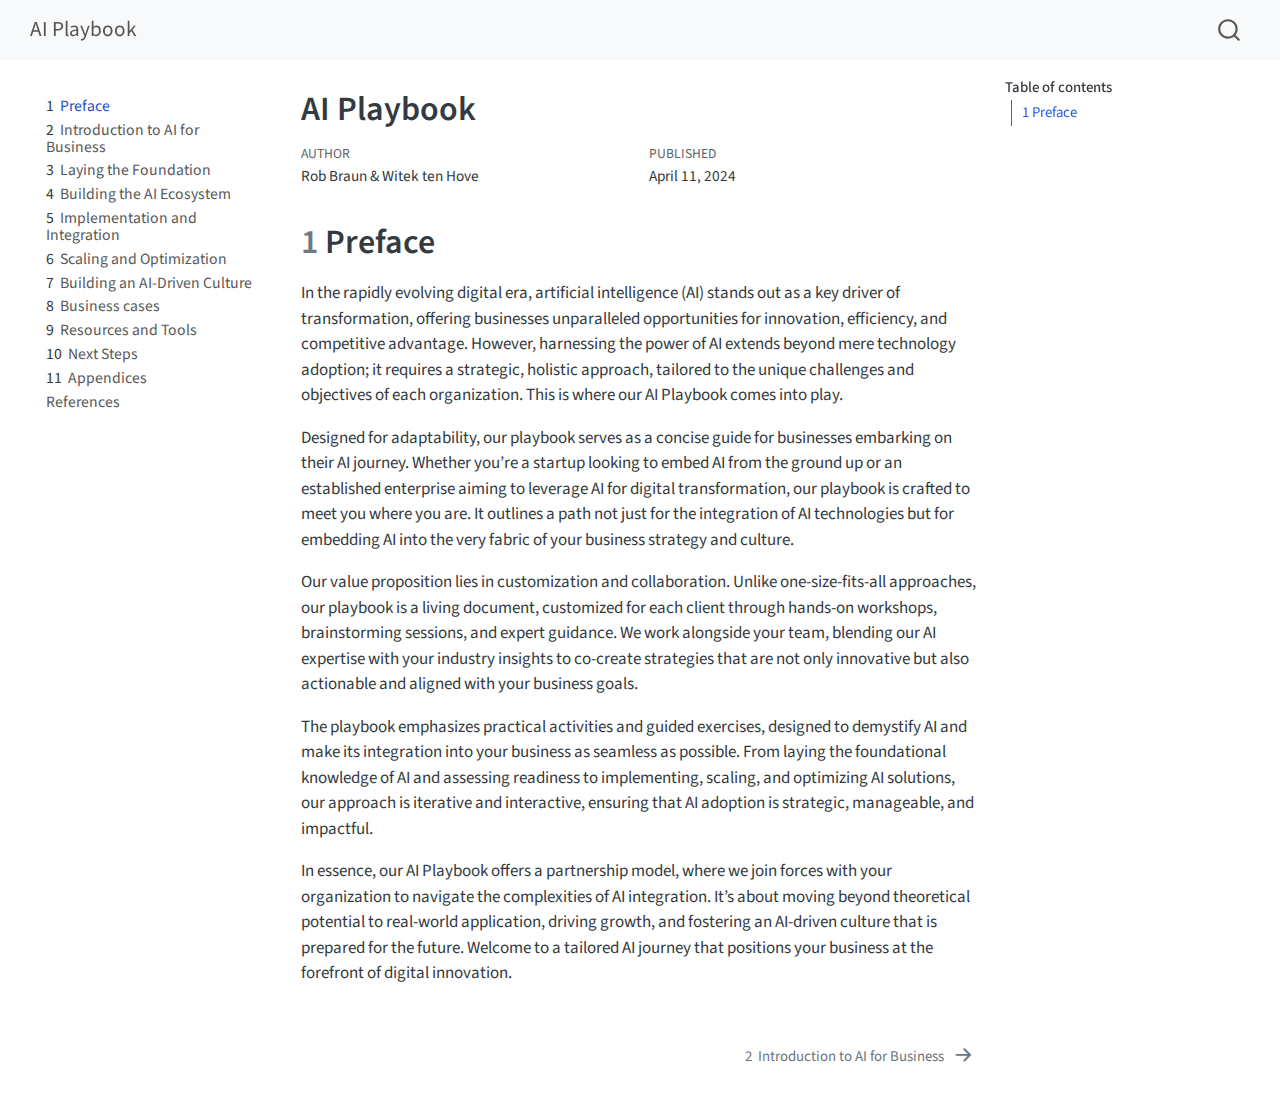
<file: book/content/index.html>
<!DOCTYPE html>
<html xmlns="http://www.w3.org/1999/xhtml" lang="en" xml:lang="en"><head>

<meta charset="utf-8">
<meta name="generator" content="quarto-1.4.551">

<meta name="viewport" content="width=device-width, initial-scale=1.0, user-scalable=yes">

<meta name="author" content="Rob Braun &amp; Witek ten Hove">
<meta name="dcterms.date" content="2024-04-11">

<title>AI Playbook</title>
<style>
code{white-space: pre-wrap;}
span.smallcaps{font-variant: small-caps;}
div.columns{display: flex; gap: min(4vw, 1.5em);}
div.column{flex: auto; overflow-x: auto;}
div.hanging-indent{margin-left: 1.5em; text-indent: -1.5em;}
ul.task-list{list-style: none;}
ul.task-list li input[type="checkbox"] {
  width: 0.8em;
  margin: 0 0.8em 0.2em -1em; /* quarto-specific, see https://github.com/quarto-dev/quarto-cli/issues/4556 */ 
  vertical-align: middle;
}
</style>


<script src="site_libs/quarto-nav/quarto-nav.js"></script>
<script src="site_libs/quarto-nav/headroom.min.js"></script>
<script src="site_libs/clipboard/clipboard.min.js"></script>
<script src="site_libs/quarto-search/autocomplete.umd.js"></script>
<script src="site_libs/quarto-search/fuse.min.js"></script>
<script src="site_libs/quarto-search/quarto-search.js"></script>
<meta name="quarto:offset" content="./">
<link href="./intro.html" rel="next">
<script src="site_libs/quarto-html/quarto.js"></script>
<script src="site_libs/quarto-html/popper.min.js"></script>
<script src="site_libs/quarto-html/tippy.umd.min.js"></script>
<script src="site_libs/quarto-html/anchor.min.js"></script>
<link href="site_libs/quarto-html/tippy.css" rel="stylesheet">
<link href="site_libs/quarto-html/quarto-syntax-highlighting.css" rel="stylesheet" id="quarto-text-highlighting-styles">
<script src="site_libs/bootstrap/bootstrap.min.js"></script>
<link href="site_libs/bootstrap/bootstrap-icons.css" rel="stylesheet">
<link href="site_libs/bootstrap/bootstrap.min.css" rel="stylesheet" id="quarto-bootstrap" data-mode="light">
<script id="quarto-search-options" type="application/json">{
  "location": "navbar",
  "copy-button": false,
  "collapse-after": 3,
  "panel-placement": "end",
  "type": "overlay",
  "limit": 50,
  "keyboard-shortcut": [
    "f",
    "/",
    "s"
  ],
  "show-item-context": false,
  "language": {
    "search-no-results-text": "No results",
    "search-matching-documents-text": "matching documents",
    "search-copy-link-title": "Copy link to search",
    "search-hide-matches-text": "Hide additional matches",
    "search-more-match-text": "more match in this document",
    "search-more-matches-text": "more matches in this document",
    "search-clear-button-title": "Clear",
    "search-text-placeholder": "",
    "search-detached-cancel-button-title": "Cancel",
    "search-submit-button-title": "Submit",
    "search-label": "Search"
  }
}</script>


</head>

<body class="nav-sidebar floating nav-fixed">

<div id="quarto-search-results"></div>
  <header id="quarto-header" class="headroom fixed-top">
    <nav class="navbar navbar-expand-lg " data-bs-theme="dark">
      <div class="navbar-container container-fluid">
      <div class="navbar-brand-container mx-auto">
    <a class="navbar-brand" href="./index.html">
    <span class="navbar-title">AI Playbook</span>
    </a>
  </div>
        <div class="quarto-navbar-tools tools-end">
</div>
          <div id="quarto-search" class="" title="Search"></div>
      </div> <!-- /container-fluid -->
    </nav>
  <nav class="quarto-secondary-nav">
    <div class="container-fluid d-flex">
      <button type="button" class="quarto-btn-toggle btn" data-bs-toggle="collapse" data-bs-target=".quarto-sidebar-collapse-item" aria-controls="quarto-sidebar" aria-expanded="false" aria-label="Toggle sidebar navigation" onclick="if (window.quartoToggleHeadroom) { window.quartoToggleHeadroom(); }">
        <i class="bi bi-layout-text-sidebar-reverse"></i>
      </button>
        <nav class="quarto-page-breadcrumbs" aria-label="breadcrumb"><ol class="breadcrumb"><li class="breadcrumb-item"><a href="./index.html"><span class="chapter-number">1</span>&nbsp; <span class="chapter-title">Preface</span></a></li></ol></nav>
        <a class="flex-grow-1" role="button" data-bs-toggle="collapse" data-bs-target=".quarto-sidebar-collapse-item" aria-controls="quarto-sidebar" aria-expanded="false" aria-label="Toggle sidebar navigation" onclick="if (window.quartoToggleHeadroom) { window.quartoToggleHeadroom(); }">      
        </a>
    </div>
  </nav>
</header>
<!-- content -->
<div id="quarto-content" class="quarto-container page-columns page-rows-contents page-layout-article page-navbar">
<!-- sidebar -->
  <nav id="quarto-sidebar" class="sidebar collapse collapse-horizontal quarto-sidebar-collapse-item sidebar-navigation floating overflow-auto">
    <div class="sidebar-menu-container"> 
    <ul class="list-unstyled mt-1">
        <li class="sidebar-item">
  <div class="sidebar-item-container"> 
  <a href="./index.html" class="sidebar-item-text sidebar-link active">
 <span class="menu-text"><span class="chapter-number">1</span>&nbsp; <span class="chapter-title">Preface</span></span></a>
  </div>
</li>
        <li class="sidebar-item">
  <div class="sidebar-item-container"> 
  <a href="./intro.html" class="sidebar-item-text sidebar-link">
 <span class="menu-text"><span class="chapter-number">2</span>&nbsp; <span class="chapter-title">Introduction to AI for Business</span></span></a>
  </div>
</li>
        <li class="sidebar-item">
  <div class="sidebar-item-container"> 
  <a href="./foundation.html" class="sidebar-item-text sidebar-link">
 <span class="menu-text"><span class="chapter-number">3</span>&nbsp; <span class="chapter-title">Laying the Foundation</span></span></a>
  </div>
</li>
        <li class="sidebar-item">
  <div class="sidebar-item-container"> 
  <a href="./ecosystem.html" class="sidebar-item-text sidebar-link">
 <span class="menu-text"><span class="chapter-number">4</span>&nbsp; <span class="chapter-title">Building the AI Ecosystem</span></span></a>
  </div>
</li>
        <li class="sidebar-item">
  <div class="sidebar-item-container"> 
  <a href="./implementation.html" class="sidebar-item-text sidebar-link">
 <span class="menu-text"><span class="chapter-number">5</span>&nbsp; <span class="chapter-title">Implementation and Integration</span></span></a>
  </div>
</li>
        <li class="sidebar-item">
  <div class="sidebar-item-container"> 
  <a href="./scaling.html" class="sidebar-item-text sidebar-link">
 <span class="menu-text"><span class="chapter-number">6</span>&nbsp; <span class="chapter-title">Scaling and Optimization</span></span></a>
  </div>
</li>
        <li class="sidebar-item">
  <div class="sidebar-item-container"> 
  <a href="./aiculture.html" class="sidebar-item-text sidebar-link">
 <span class="menu-text"><span class="chapter-number">7</span>&nbsp; <span class="chapter-title">Building an AI-Driven Culture</span></span></a>
  </div>
</li>
        <li class="sidebar-item">
  <div class="sidebar-item-container"> 
  <a href="./businesscases.html" class="sidebar-item-text sidebar-link">
 <span class="menu-text"><span class="chapter-number">8</span>&nbsp; <span class="chapter-title">Business cases</span></span></a>
  </div>
</li>
        <li class="sidebar-item">
  <div class="sidebar-item-container"> 
  <a href="./resources.html" class="sidebar-item-text sidebar-link">
 <span class="menu-text"><span class="chapter-number">9</span>&nbsp; <span class="chapter-title">Resources and Tools</span></span></a>
  </div>
</li>
        <li class="sidebar-item">
  <div class="sidebar-item-container"> 
  <a href="./next.html" class="sidebar-item-text sidebar-link">
 <span class="menu-text"><span class="chapter-number">10</span>&nbsp; <span class="chapter-title">Next Steps</span></span></a>
  </div>
</li>
        <li class="sidebar-item">
  <div class="sidebar-item-container"> 
  <a href="./appendices.html" class="sidebar-item-text sidebar-link">
 <span class="menu-text"><span class="chapter-number">11</span>&nbsp; <span class="chapter-title">Appendices</span></span></a>
  </div>
</li>
        <li class="sidebar-item">
  <div class="sidebar-item-container"> 
  <a href="./references.html" class="sidebar-item-text sidebar-link">
 <span class="menu-text">References</span></a>
  </div>
</li>
    </ul>
    </div>
</nav>
<div id="quarto-sidebar-glass" class="quarto-sidebar-collapse-item" data-bs-toggle="collapse" data-bs-target=".quarto-sidebar-collapse-item"></div>
<!-- margin-sidebar -->
    <div id="quarto-margin-sidebar" class="sidebar margin-sidebar">
        <nav id="TOC" role="doc-toc" class="toc-active">
    <h2 id="toc-title">Table of contents</h2>
   
  <ul>
  <li><a href="#preface" id="toc-preface" class="nav-link active" data-scroll-target="#preface"><span class="header-section-number">1</span> Preface</a></li>
  </ul>
</nav>
    </div>
<!-- main -->
<main class="content" id="quarto-document-content">

<header id="title-block-header" class="quarto-title-block default">
<div class="quarto-title">
<h1 class="title">AI Playbook</h1>
</div>



<div class="quarto-title-meta">

    <div>
    <div class="quarto-title-meta-heading">Author</div>
    <div class="quarto-title-meta-contents">
             <p>Rob Braun &amp; Witek ten Hove </p>
          </div>
  </div>
    
    <div>
    <div class="quarto-title-meta-heading">Published</div>
    <div class="quarto-title-meta-contents">
      <p class="date">April 11, 2024</p>
    </div>
  </div>
  
    
  </div>
  


</header>


<section id="preface" class="level1" data-number="1">
<h1 data-number="1"><span class="header-section-number">1</span> Preface</h1>
<p>In the rapidly evolving digital era, artificial intelligence (AI) stands out as a key driver of transformation, offering businesses unparalleled opportunities for innovation, efficiency, and competitive advantage. However, harnessing the power of AI extends beyond mere technology adoption; it requires a strategic, holistic approach, tailored to the unique challenges and objectives of each organization. This is where our AI Playbook comes into play.</p>
<p>Designed for adaptability, our playbook serves as a concise guide for businesses embarking on their AI journey. Whether you’re a startup looking to embed AI from the ground up or an established enterprise aiming to leverage AI for digital transformation, our playbook is crafted to meet you where you are. It outlines a path not just for the integration of AI technologies but for embedding AI into the very fabric of your business strategy and culture.</p>
<p>Our value proposition lies in customization and collaboration. Unlike one-size-fits-all approaches, our playbook is a living document, customized for each client through hands-on workshops, brainstorming sessions, and expert guidance. We work alongside your team, blending our AI expertise with your industry insights to co-create strategies that are not only innovative but also actionable and aligned with your business goals.</p>
<p>The playbook emphasizes practical activities and guided exercises, designed to demystify AI and make its integration into your business as seamless as possible. From laying the foundational knowledge of AI and assessing readiness to implementing, scaling, and optimizing AI solutions, our approach is iterative and interactive, ensuring that AI adoption is strategic, manageable, and impactful.</p>
<p>In essence, our AI Playbook offers a partnership model, where we join forces with your organization to navigate the complexities of AI integration. It’s about moving beyond theoretical potential to real-world application, driving growth, and fostering an AI-driven culture that is prepared for the future. Welcome to a tailored AI journey that positions your business at the forefront of digital innovation.</p>


</section>

</main> <!-- /main -->
<script>
      // This code runs once the DOM is fully loaded
      
      document.addEventListener('DOMContentLoaded', function () {
      
        
            
      const cardsContainer = document.getElementById('cards-container');
      
      let data = [
    {
        title: "Billion Dollar Teams: The Future of an AI Powered Workforce | SXSW 2024",
        description: "The AI honeymoon is over, but its impact has barely begun. What happens when we no longer interact with AI on discrete tasks, but it's pervasive in our work? We’ll reach that reality faster than we did with the digital revolution. We’ll explore the ability and practices of AI-enabled individuals and teams to provide exponential value; This is the era of the billion-dollar team. We’ll show examples of how new team structures, workflows, and cultures are built, including several experiments within our own organization using AI to enhance employee productivity 10x and more on specific tasks.",
        type: "video",
        url: "https://www.youtube.com/embed/1MZoxuxAfTM?si=yIGPgkvrJ2R2AgQC"
    },
    {
        title: "What's next for AI agentic workflows ft. Andrew Ng of AI Fund",
        description: "Andrew Ng, founder of DeepLearning.AI and AI Fund, speaks at Sequoia Capital's AI Ascent about what's next for AI agentic workflows and their potential to significantly propel AI advancements—perhaps even surpassing the impact of the forthcoming generation of foundational models.",
        type: "video",
        url: "https://www.youtube.com/embed/sal78ACtGTc?si=H61Oyx1p4892tkOd"
    },
    {
        title: "What's next for AI agents ft. LangChain's Harrison Chase",
        description: "Harrison Chase, founder of LangChain, speaks at Sequoia Capital's AI Ascent about what's next for agents in AI and the evolution of using language model to interact with the external world. Harrison identifies three critical areas of development for the next generation of agents that would make them production-ready and more impactful in the real world: planning, user experience and memory.",
        type: "video",
        url: "https://www.youtube.com/embed/pBBe1pk8hf4?si=kU9i5J0i5QNy-KPd"
    },
    {
        title: "AI Transformation Playbook",
        description: "How to lead your company into the AI era.",
        type: "reading",
        imageUrl: "https://businessdatasolutions.github.io/ai-playbook/book/docs/LandingAI_Transformation_Playbook_11-19.png",
        readUrl: "https://businessdatasolutions.github.io/ai-playbook/book/docs/LandingAI_Transformation_Playbook_11-19.pdf"
    },
];

      data.forEach(item => {
          // Creating a column div
          const colDiv = document.createElement('div');
          colDiv.className = 'col-md-4 m-4';

          // Creating the card div
          const cardDiv = document.createElement('div');
          cardDiv.className = 'card';

          // Creating the card content
          let cardContent;
          if (item.type === 'video') {
              cardContent = `
                  <div class="ratio ratio-16x9">
                  <iframe src="${item.url}" frameborder="0" allow="accelerometer; autoplay; encrypted-media; gyroscope; picture-in-picture" allowfullscreen class="embed-responsive embed-responsive-16by9"></iframe>
                  </div>
              `;
          } else { // 'reading'
              cardContent = `
                  <a href=${item.readUrl} target="_blank"><img src=${item.imageUrl} class="card-img-top" alt="${item.title}"></a>
              `;
          }
          
          // Determine the footer class based on item.type
          let footerClass = item.type === 'video' ? 'bg-info' : 'bg-warning';
          
          cardContent += `
              <div class="card-body">
                  <h5 class="card-title">${item.title}</h5>
                  <p class="card-text">${item.description}</p>
              </div>
              <div class="card-footer ${footerClass}">
                  <small class="">${item.type.toUpperCase()}</small>
              </div>
          `;

          // Adding the content to the card and the card to the column div
          cardDiv.innerHTML = cardContent;
          colDiv.appendChild(cardDiv);

          // Adding the column to the cards container
          cardsContainer.appendChild(colDiv);
          });

        
    });
</script>
<script id="quarto-html-after-body" type="application/javascript">
window.document.addEventListener("DOMContentLoaded", function (event) {
  const toggleBodyColorMode = (bsSheetEl) => {
    const mode = bsSheetEl.getAttribute("data-mode");
    const bodyEl = window.document.querySelector("body");
    if (mode === "dark") {
      bodyEl.classList.add("quarto-dark");
      bodyEl.classList.remove("quarto-light");
    } else {
      bodyEl.classList.add("quarto-light");
      bodyEl.classList.remove("quarto-dark");
    }
  }
  const toggleBodyColorPrimary = () => {
    const bsSheetEl = window.document.querySelector("link#quarto-bootstrap");
    if (bsSheetEl) {
      toggleBodyColorMode(bsSheetEl);
    }
  }
  toggleBodyColorPrimary();  
  const icon = "";
  const anchorJS = new window.AnchorJS();
  anchorJS.options = {
    placement: 'right',
    icon: icon
  };
  anchorJS.add('.anchored');
  const isCodeAnnotation = (el) => {
    for (const clz of el.classList) {
      if (clz.startsWith('code-annotation-')) {                     
        return true;
      }
    }
    return false;
  }
  const clipboard = new window.ClipboardJS('.code-copy-button', {
    text: function(trigger) {
      const codeEl = trigger.previousElementSibling.cloneNode(true);
      for (const childEl of codeEl.children) {
        if (isCodeAnnotation(childEl)) {
          childEl.remove();
        }
      }
      return codeEl.innerText;
    }
  });
  clipboard.on('success', function(e) {
    // button target
    const button = e.trigger;
    // don't keep focus
    button.blur();
    // flash "checked"
    button.classList.add('code-copy-button-checked');
    var currentTitle = button.getAttribute("title");
    button.setAttribute("title", "Copied!");
    let tooltip;
    if (window.bootstrap) {
      button.setAttribute("data-bs-toggle", "tooltip");
      button.setAttribute("data-bs-placement", "left");
      button.setAttribute("data-bs-title", "Copied!");
      tooltip = new bootstrap.Tooltip(button, 
        { trigger: "manual", 
          customClass: "code-copy-button-tooltip",
          offset: [0, -8]});
      tooltip.show();    
    }
    setTimeout(function() {
      if (tooltip) {
        tooltip.hide();
        button.removeAttribute("data-bs-title");
        button.removeAttribute("data-bs-toggle");
        button.removeAttribute("data-bs-placement");
      }
      button.setAttribute("title", currentTitle);
      button.classList.remove('code-copy-button-checked');
    }, 1000);
    // clear code selection
    e.clearSelection();
  });
    var localhostRegex = new RegExp(/^(?:http|https):\/\/localhost\:?[0-9]*\//);
    var mailtoRegex = new RegExp(/^mailto:/);
      var filterRegex = new RegExp('/' + window.location.host + '/');
    var isInternal = (href) => {
        return filterRegex.test(href) || localhostRegex.test(href) || mailtoRegex.test(href);
    }
    // Inspect non-navigation links and adorn them if external
 	var links = window.document.querySelectorAll('a[href]:not(.nav-link):not(.navbar-brand):not(.toc-action):not(.sidebar-link):not(.sidebar-item-toggle):not(.pagination-link):not(.no-external):not([aria-hidden]):not(.dropdown-item):not(.quarto-navigation-tool)');
    for (var i=0; i<links.length; i++) {
      const link = links[i];
      if (!isInternal(link.href)) {
        // undo the damage that might have been done by quarto-nav.js in the case of
        // links that we want to consider external
        if (link.dataset.originalHref !== undefined) {
          link.href = link.dataset.originalHref;
        }
      }
    }
  function tippyHover(el, contentFn, onTriggerFn, onUntriggerFn) {
    const config = {
      allowHTML: true,
      maxWidth: 500,
      delay: 100,
      arrow: false,
      appendTo: function(el) {
          return el.parentElement;
      },
      interactive: true,
      interactiveBorder: 10,
      theme: 'quarto',
      placement: 'bottom-start',
    };
    if (contentFn) {
      config.content = contentFn;
    }
    if (onTriggerFn) {
      config.onTrigger = onTriggerFn;
    }
    if (onUntriggerFn) {
      config.onUntrigger = onUntriggerFn;
    }
    window.tippy(el, config); 
  }
  const noterefs = window.document.querySelectorAll('a[role="doc-noteref"]');
  for (var i=0; i<noterefs.length; i++) {
    const ref = noterefs[i];
    tippyHover(ref, function() {
      // use id or data attribute instead here
      let href = ref.getAttribute('data-footnote-href') || ref.getAttribute('href');
      try { href = new URL(href).hash; } catch {}
      const id = href.replace(/^#\/?/, "");
      const note = window.document.getElementById(id);
      if (note) {
        return note.innerHTML;
      } else {
        return "";
      }
    });
  }
  const xrefs = window.document.querySelectorAll('a.quarto-xref');
  const processXRef = (id, note) => {
    // Strip column container classes
    const stripColumnClz = (el) => {
      el.classList.remove("page-full", "page-columns");
      if (el.children) {
        for (const child of el.children) {
          stripColumnClz(child);
        }
      }
    }
    stripColumnClz(note)
    if (id === null || id.startsWith('sec-')) {
      // Special case sections, only their first couple elements
      const container = document.createElement("div");
      if (note.children && note.children.length > 2) {
        container.appendChild(note.children[0].cloneNode(true));
        for (let i = 1; i < note.children.length; i++) {
          const child = note.children[i];
          if (child.tagName === "P" && child.innerText === "") {
            continue;
          } else {
            container.appendChild(child.cloneNode(true));
            break;
          }
        }
        if (window.Quarto?.typesetMath) {
          window.Quarto.typesetMath(container);
        }
        return container.innerHTML
      } else {
        if (window.Quarto?.typesetMath) {
          window.Quarto.typesetMath(note);
        }
        return note.innerHTML;
      }
    } else {
      // Remove any anchor links if they are present
      const anchorLink = note.querySelector('a.anchorjs-link');
      if (anchorLink) {
        anchorLink.remove();
      }
      if (window.Quarto?.typesetMath) {
        window.Quarto.typesetMath(note);
      }
      // TODO in 1.5, we should make sure this works without a callout special case
      if (note.classList.contains("callout")) {
        return note.outerHTML;
      } else {
        return note.innerHTML;
      }
    }
  }
  for (var i=0; i<xrefs.length; i++) {
    const xref = xrefs[i];
    tippyHover(xref, undefined, function(instance) {
      instance.disable();
      let url = xref.getAttribute('href');
      let hash = undefined; 
      if (url.startsWith('#')) {
        hash = url;
      } else {
        try { hash = new URL(url).hash; } catch {}
      }
      if (hash) {
        const id = hash.replace(/^#\/?/, "");
        const note = window.document.getElementById(id);
        if (note !== null) {
          try {
            const html = processXRef(id, note.cloneNode(true));
            instance.setContent(html);
          } finally {
            instance.enable();
            instance.show();
          }
        } else {
          // See if we can fetch this
          fetch(url.split('#')[0])
          .then(res => res.text())
          .then(html => {
            const parser = new DOMParser();
            const htmlDoc = parser.parseFromString(html, "text/html");
            const note = htmlDoc.getElementById(id);
            if (note !== null) {
              const html = processXRef(id, note);
              instance.setContent(html);
            } 
          }).finally(() => {
            instance.enable();
            instance.show();
          });
        }
      } else {
        // See if we can fetch a full url (with no hash to target)
        // This is a special case and we should probably do some content thinning / targeting
        fetch(url)
        .then(res => res.text())
        .then(html => {
          const parser = new DOMParser();
          const htmlDoc = parser.parseFromString(html, "text/html");
          const note = htmlDoc.querySelector('main.content');
          if (note !== null) {
            // This should only happen for chapter cross references
            // (since there is no id in the URL)
            // remove the first header
            if (note.children.length > 0 && note.children[0].tagName === "HEADER") {
              note.children[0].remove();
            }
            const html = processXRef(null, note);
            instance.setContent(html);
          } 
        }).finally(() => {
          instance.enable();
          instance.show();
        });
      }
    }, function(instance) {
    });
  }
      let selectedAnnoteEl;
      const selectorForAnnotation = ( cell, annotation) => {
        let cellAttr = 'data-code-cell="' + cell + '"';
        let lineAttr = 'data-code-annotation="' +  annotation + '"';
        const selector = 'span[' + cellAttr + '][' + lineAttr + ']';
        return selector;
      }
      const selectCodeLines = (annoteEl) => {
        const doc = window.document;
        const targetCell = annoteEl.getAttribute("data-target-cell");
        const targetAnnotation = annoteEl.getAttribute("data-target-annotation");
        const annoteSpan = window.document.querySelector(selectorForAnnotation(targetCell, targetAnnotation));
        const lines = annoteSpan.getAttribute("data-code-lines").split(",");
        const lineIds = lines.map((line) => {
          return targetCell + "-" + line;
        })
        let top = null;
        let height = null;
        let parent = null;
        if (lineIds.length > 0) {
            //compute the position of the single el (top and bottom and make a div)
            const el = window.document.getElementById(lineIds[0]);
            top = el.offsetTop;
            height = el.offsetHeight;
            parent = el.parentElement.parentElement;
          if (lineIds.length > 1) {
            const lastEl = window.document.getElementById(lineIds[lineIds.length - 1]);
            const bottom = lastEl.offsetTop + lastEl.offsetHeight;
            height = bottom - top;
          }
          if (top !== null && height !== null && parent !== null) {
            // cook up a div (if necessary) and position it 
            let div = window.document.getElementById("code-annotation-line-highlight");
            if (div === null) {
              div = window.document.createElement("div");
              div.setAttribute("id", "code-annotation-line-highlight");
              div.style.position = 'absolute';
              parent.appendChild(div);
            }
            div.style.top = top - 2 + "px";
            div.style.height = height + 4 + "px";
            div.style.left = 0;
            let gutterDiv = window.document.getElementById("code-annotation-line-highlight-gutter");
            if (gutterDiv === null) {
              gutterDiv = window.document.createElement("div");
              gutterDiv.setAttribute("id", "code-annotation-line-highlight-gutter");
              gutterDiv.style.position = 'absolute';
              const codeCell = window.document.getElementById(targetCell);
              const gutter = codeCell.querySelector('.code-annotation-gutter');
              gutter.appendChild(gutterDiv);
            }
            gutterDiv.style.top = top - 2 + "px";
            gutterDiv.style.height = height + 4 + "px";
          }
          selectedAnnoteEl = annoteEl;
        }
      };
      const unselectCodeLines = () => {
        const elementsIds = ["code-annotation-line-highlight", "code-annotation-line-highlight-gutter"];
        elementsIds.forEach((elId) => {
          const div = window.document.getElementById(elId);
          if (div) {
            div.remove();
          }
        });
        selectedAnnoteEl = undefined;
      };
        // Handle positioning of the toggle
    window.addEventListener(
      "resize",
      throttle(() => {
        elRect = undefined;
        if (selectedAnnoteEl) {
          selectCodeLines(selectedAnnoteEl);
        }
      }, 10)
    );
    function throttle(fn, ms) {
    let throttle = false;
    let timer;
      return (...args) => {
        if(!throttle) { // first call gets through
            fn.apply(this, args);
            throttle = true;
        } else { // all the others get throttled
            if(timer) clearTimeout(timer); // cancel #2
            timer = setTimeout(() => {
              fn.apply(this, args);
              timer = throttle = false;
            }, ms);
        }
      };
    }
      // Attach click handler to the DT
      const annoteDls = window.document.querySelectorAll('dt[data-target-cell]');
      for (const annoteDlNode of annoteDls) {
        annoteDlNode.addEventListener('click', (event) => {
          const clickedEl = event.target;
          if (clickedEl !== selectedAnnoteEl) {
            unselectCodeLines();
            const activeEl = window.document.querySelector('dt[data-target-cell].code-annotation-active');
            if (activeEl) {
              activeEl.classList.remove('code-annotation-active');
            }
            selectCodeLines(clickedEl);
            clickedEl.classList.add('code-annotation-active');
          } else {
            // Unselect the line
            unselectCodeLines();
            clickedEl.classList.remove('code-annotation-active');
          }
        });
      }
  const findCites = (el) => {
    const parentEl = el.parentElement;
    if (parentEl) {
      const cites = parentEl.dataset.cites;
      if (cites) {
        return {
          el,
          cites: cites.split(' ')
        };
      } else {
        return findCites(el.parentElement)
      }
    } else {
      return undefined;
    }
  };
  var bibliorefs = window.document.querySelectorAll('a[role="doc-biblioref"]');
  for (var i=0; i<bibliorefs.length; i++) {
    const ref = bibliorefs[i];
    const citeInfo = findCites(ref);
    if (citeInfo) {
      tippyHover(citeInfo.el, function() {
        var popup = window.document.createElement('div');
        citeInfo.cites.forEach(function(cite) {
          var citeDiv = window.document.createElement('div');
          citeDiv.classList.add('hanging-indent');
          citeDiv.classList.add('csl-entry');
          var biblioDiv = window.document.getElementById('ref-' + cite);
          if (biblioDiv) {
            citeDiv.innerHTML = biblioDiv.innerHTML;
          }
          popup.appendChild(citeDiv);
        });
        return popup.innerHTML;
      });
    }
  }
});
</script>
<nav class="page-navigation">
  <div class="nav-page nav-page-previous">
  </div>
  <div class="nav-page nav-page-next">
      <a href="./intro.html" class="pagination-link" aria-label="Introduction to AI for Business">
        <span class="nav-page-text"><span class="chapter-number">2</span>&nbsp; <span class="chapter-title">Introduction to AI for Business</span></span> <i class="bi bi-arrow-right-short"></i>
      </a>
  </div>
</nav>
</div> <!-- /content -->




</body></html>
</file>
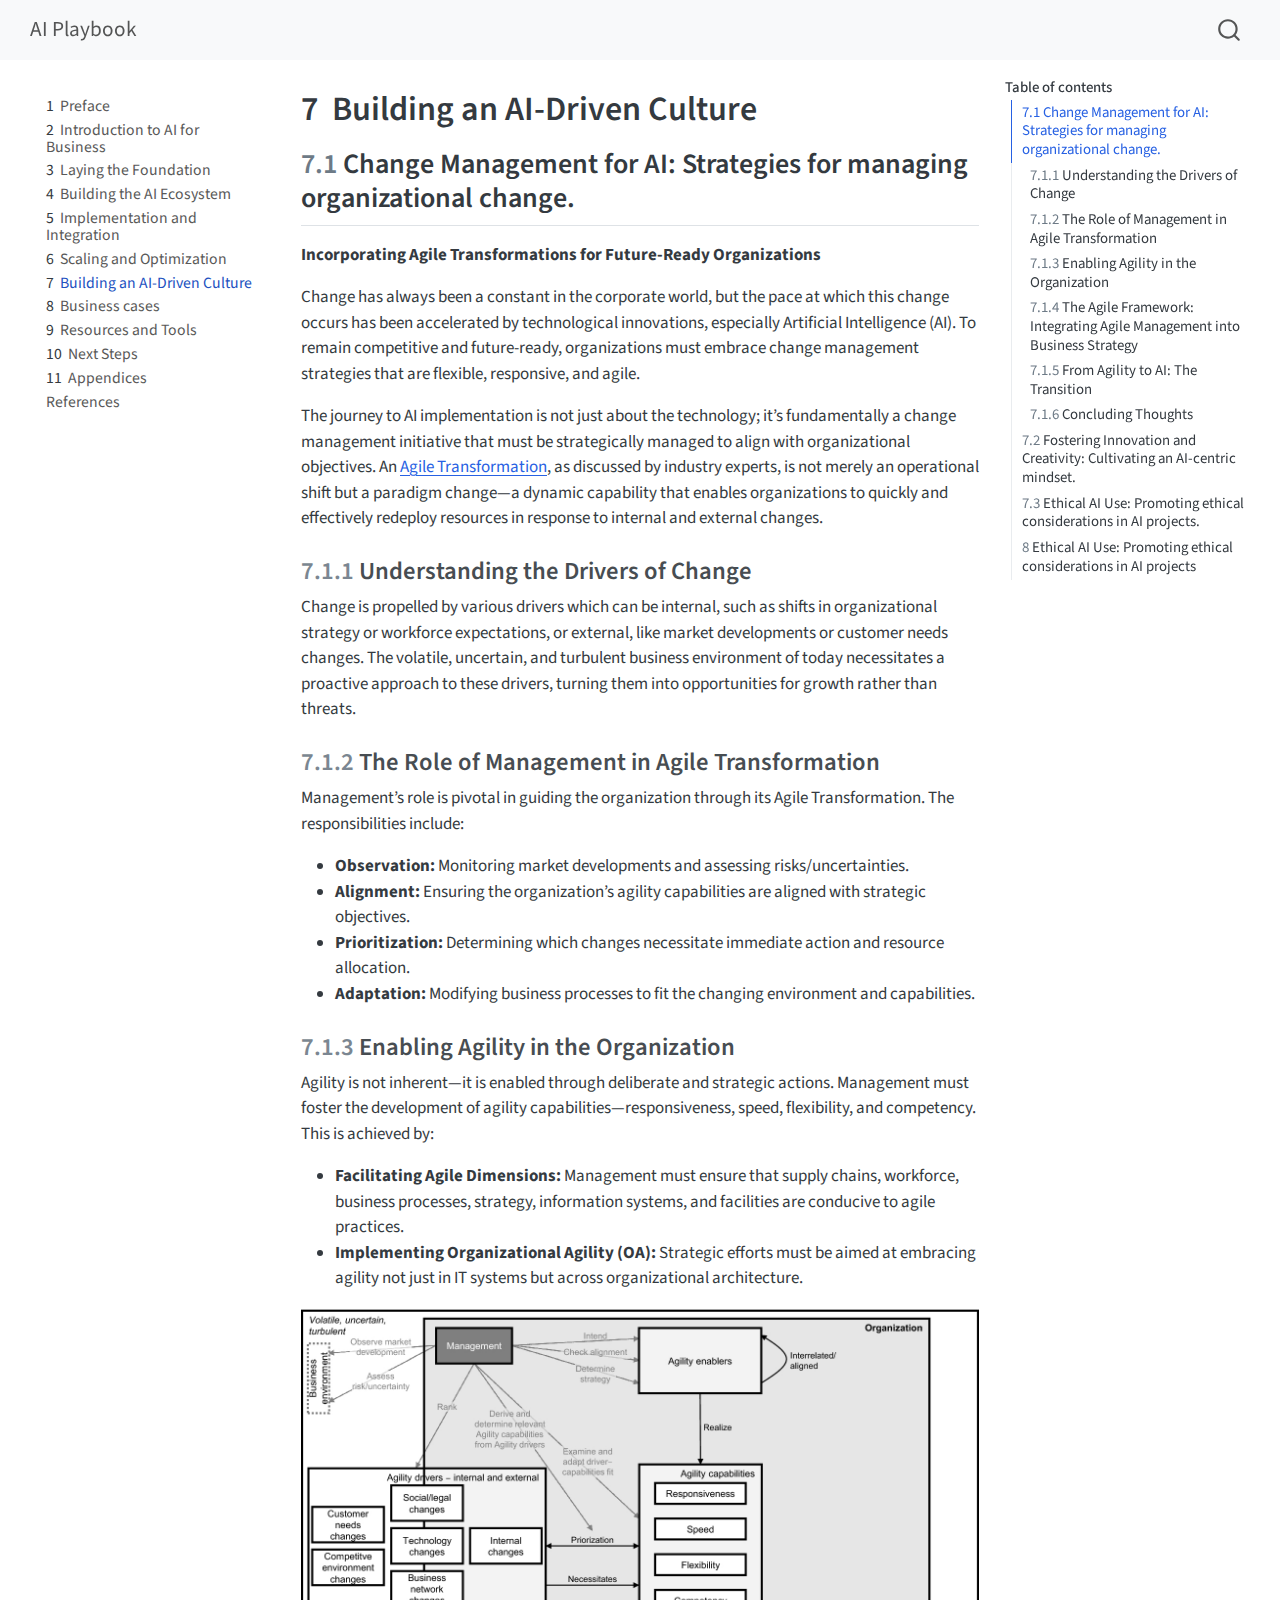
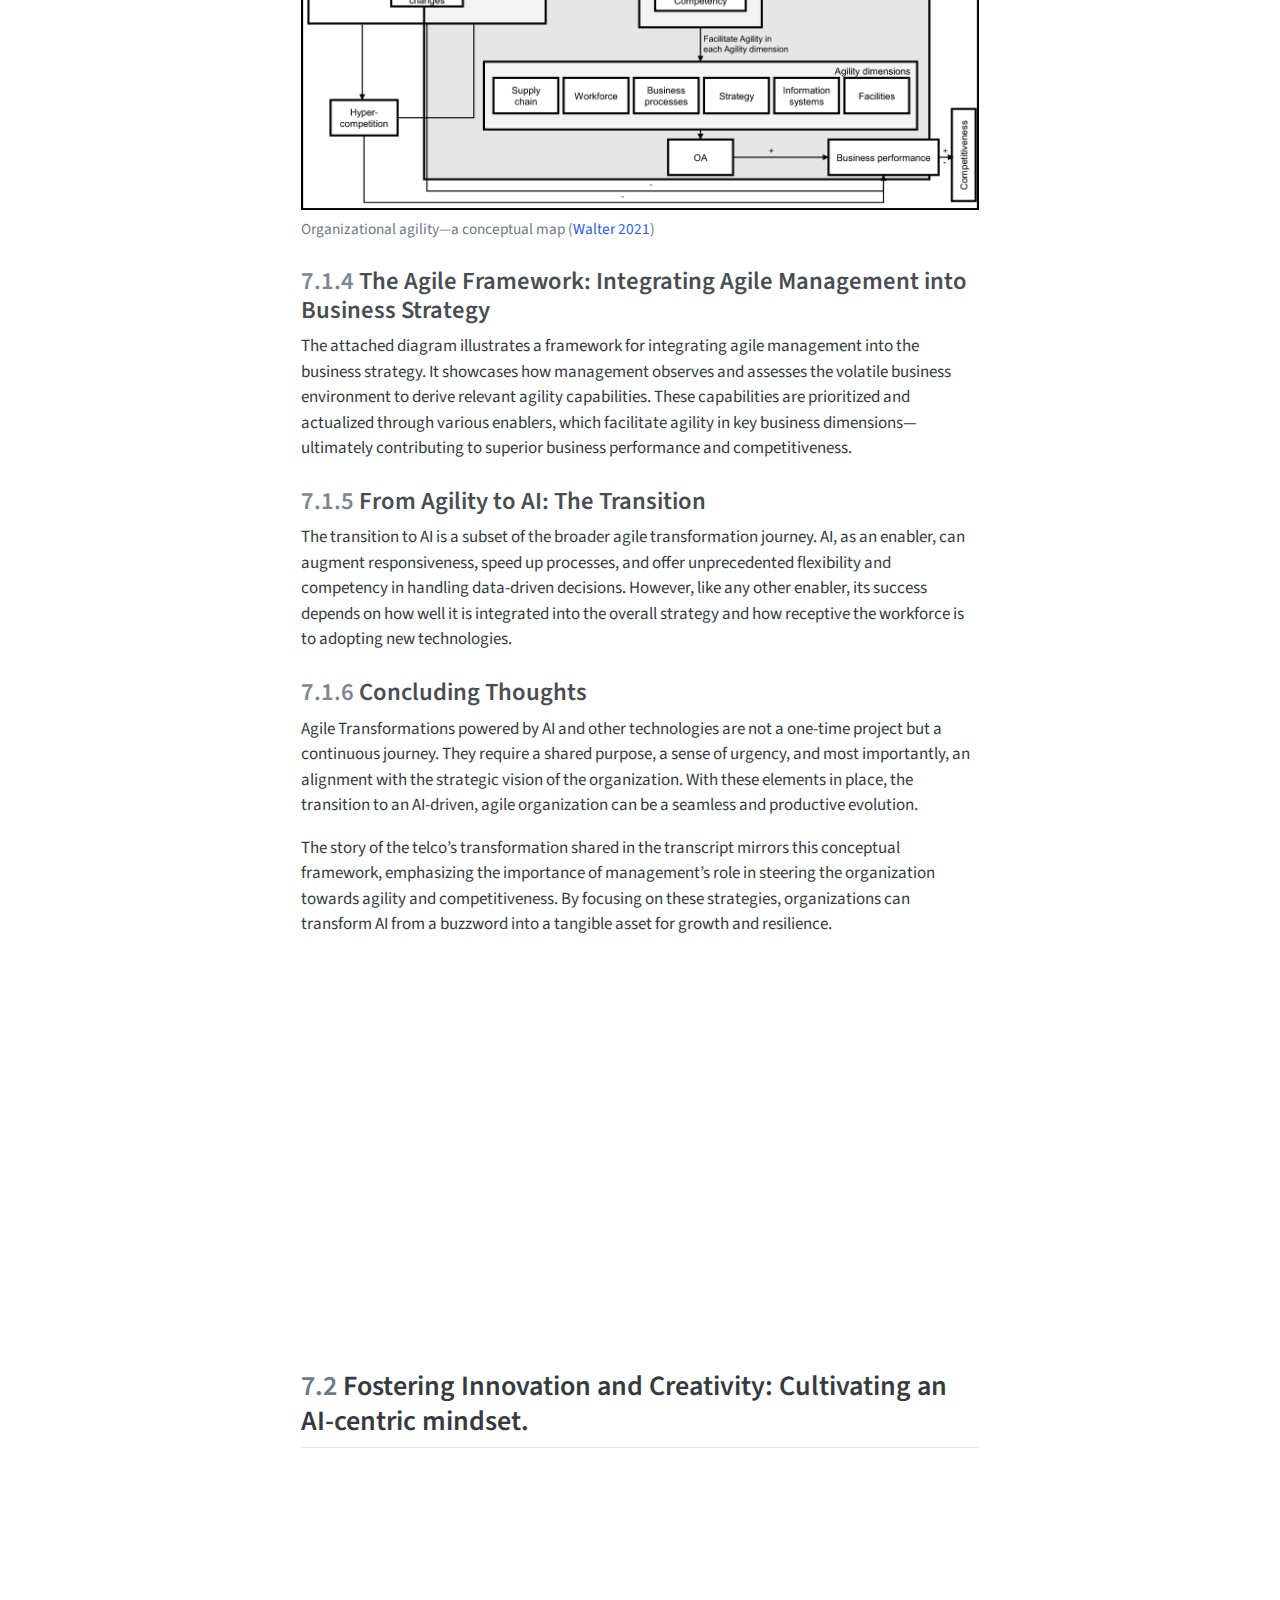
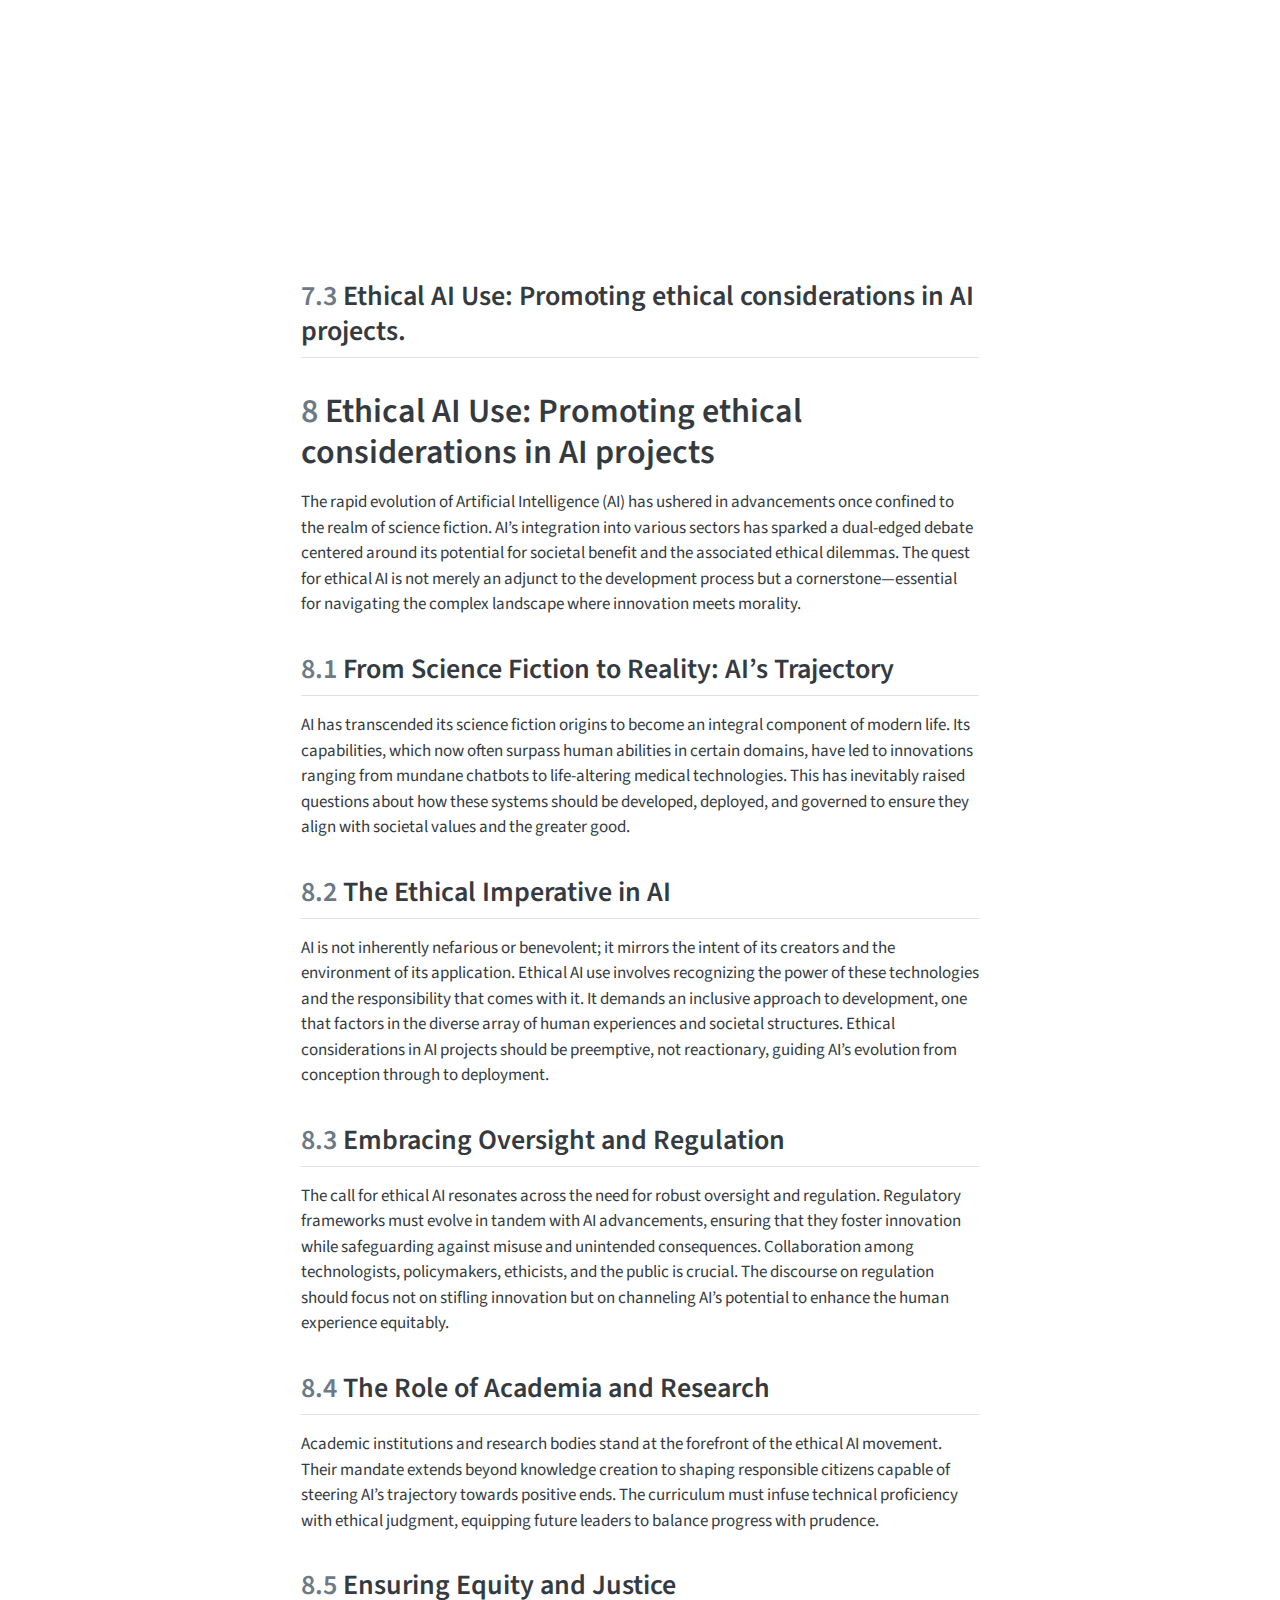
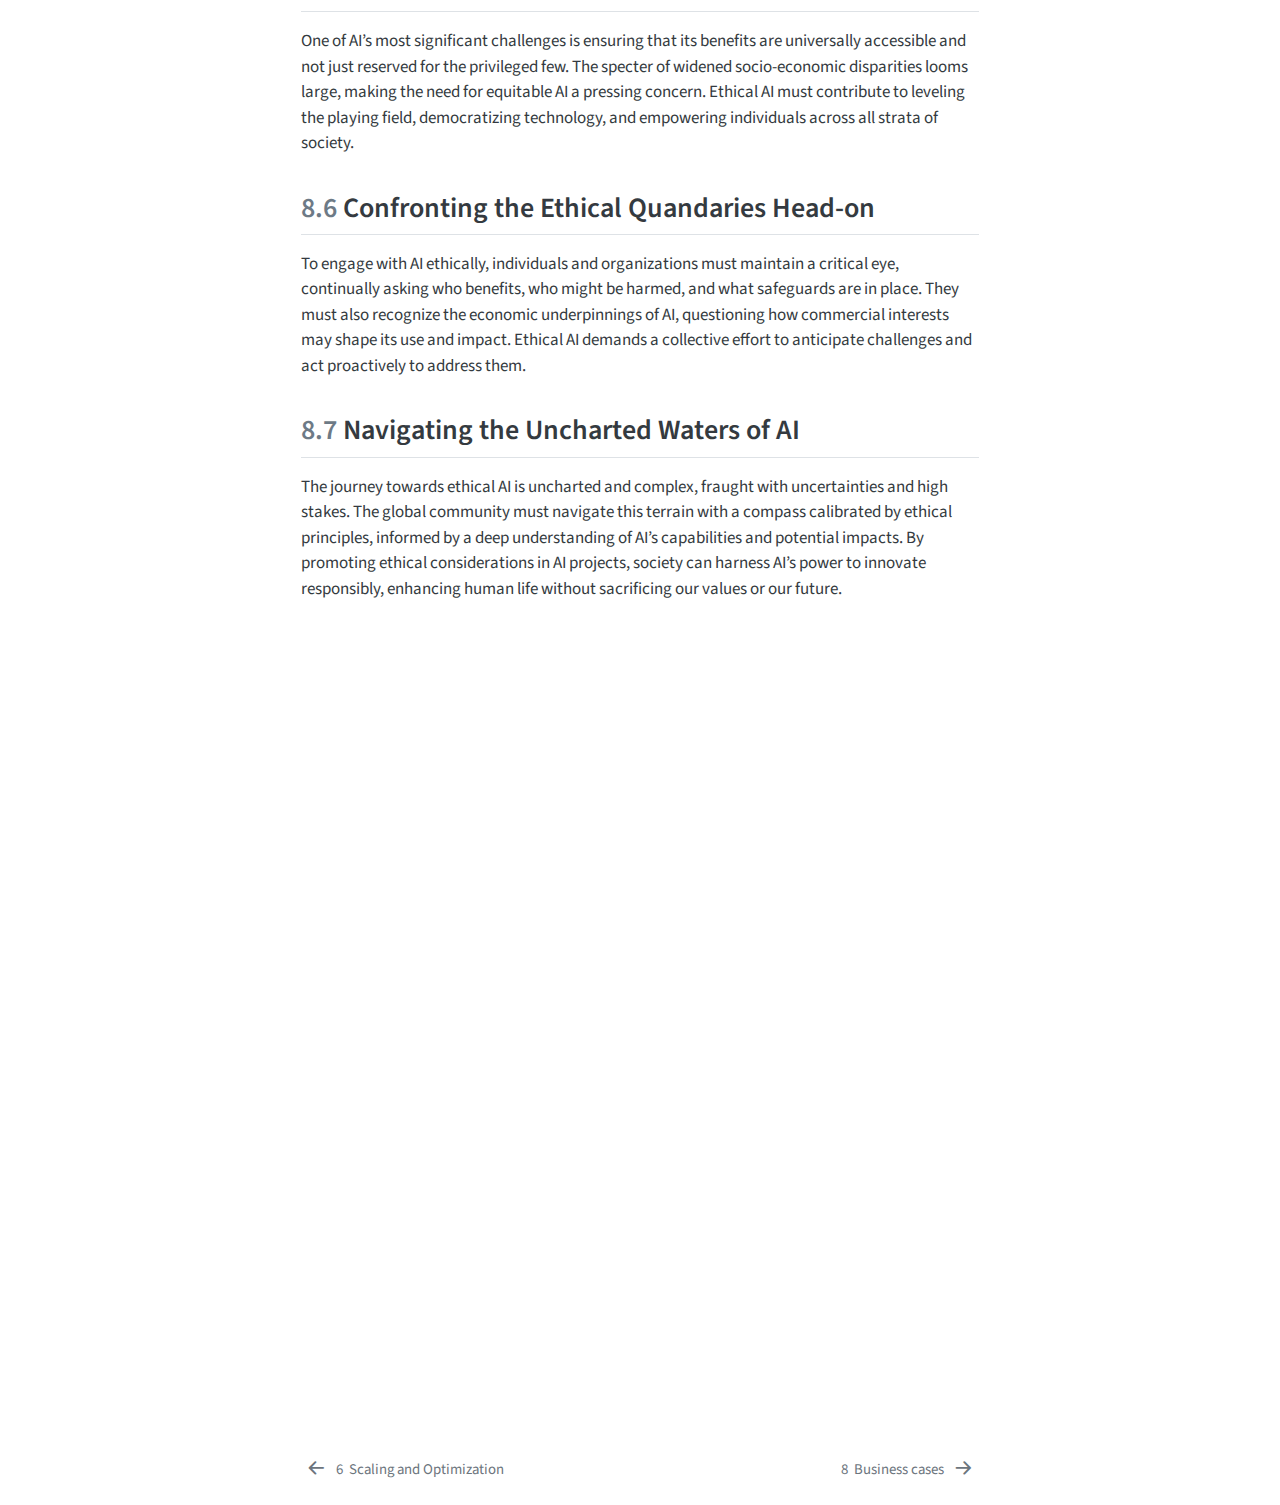
<file: book/content/aiculture.html>
<!DOCTYPE html>
<html xmlns="http://www.w3.org/1999/xhtml" lang="en" xml:lang="en"><head>

<meta charset="utf-8">
<meta name="generator" content="quarto-1.4.551">

<meta name="viewport" content="width=device-width, initial-scale=1.0, user-scalable=yes">


<title>AI Playbook - 7&nbsp; Building an AI-Driven Culture</title>
<style>
code{white-space: pre-wrap;}
span.smallcaps{font-variant: small-caps;}
div.columns{display: flex; gap: min(4vw, 1.5em);}
div.column{flex: auto; overflow-x: auto;}
div.hanging-indent{margin-left: 1.5em; text-indent: -1.5em;}
ul.task-list{list-style: none;}
ul.task-list li input[type="checkbox"] {
  width: 0.8em;
  margin: 0 0.8em 0.2em -1em; /* quarto-specific, see https://github.com/quarto-dev/quarto-cli/issues/4556 */ 
  vertical-align: middle;
}
/* CSS for citations */
div.csl-bib-body { }
div.csl-entry {
  clear: both;
  margin-bottom: 0em;
}
.hanging-indent div.csl-entry {
  margin-left:2em;
  text-indent:-2em;
}
div.csl-left-margin {
  min-width:2em;
  float:left;
}
div.csl-right-inline {
  margin-left:2em;
  padding-left:1em;
}
div.csl-indent {
  margin-left: 2em;
}</style>


<script src="site_libs/quarto-nav/quarto-nav.js"></script>
<script src="site_libs/quarto-nav/headroom.min.js"></script>
<script src="site_libs/clipboard/clipboard.min.js"></script>
<script src="site_libs/quarto-search/autocomplete.umd.js"></script>
<script src="site_libs/quarto-search/fuse.min.js"></script>
<script src="site_libs/quarto-search/quarto-search.js"></script>
<meta name="quarto:offset" content="./">
<link href="./businesscases.html" rel="next">
<link href="./scaling.html" rel="prev">
<script src="site_libs/quarto-html/quarto.js"></script>
<script src="site_libs/quarto-html/popper.min.js"></script>
<script src="site_libs/quarto-html/tippy.umd.min.js"></script>
<script src="site_libs/quarto-html/anchor.min.js"></script>
<link href="site_libs/quarto-html/tippy.css" rel="stylesheet">
<link href="site_libs/quarto-html/quarto-syntax-highlighting.css" rel="stylesheet" id="quarto-text-highlighting-styles">
<script src="site_libs/bootstrap/bootstrap.min.js"></script>
<link href="site_libs/bootstrap/bootstrap-icons.css" rel="stylesheet">
<link href="site_libs/bootstrap/bootstrap.min.css" rel="stylesheet" id="quarto-bootstrap" data-mode="light">
<script id="quarto-search-options" type="application/json">{
  "location": "navbar",
  "copy-button": false,
  "collapse-after": 3,
  "panel-placement": "end",
  "type": "overlay",
  "limit": 50,
  "keyboard-shortcut": [
    "f",
    "/",
    "s"
  ],
  "show-item-context": false,
  "language": {
    "search-no-results-text": "No results",
    "search-matching-documents-text": "matching documents",
    "search-copy-link-title": "Copy link to search",
    "search-hide-matches-text": "Hide additional matches",
    "search-more-match-text": "more match in this document",
    "search-more-matches-text": "more matches in this document",
    "search-clear-button-title": "Clear",
    "search-text-placeholder": "",
    "search-detached-cancel-button-title": "Cancel",
    "search-submit-button-title": "Submit",
    "search-label": "Search"
  }
}</script>


</head>

<body class="nav-sidebar floating nav-fixed">

<div id="quarto-search-results"></div>
  <header id="quarto-header" class="headroom fixed-top">
    <nav class="navbar navbar-expand-lg " data-bs-theme="dark">
      <div class="navbar-container container-fluid">
      <div class="navbar-brand-container mx-auto">
    <a class="navbar-brand" href="./index.html">
    <span class="navbar-title">AI Playbook</span>
    </a>
  </div>
        <div class="quarto-navbar-tools tools-end">
</div>
          <div id="quarto-search" class="" title="Search"></div>
      </div> <!-- /container-fluid -->
    </nav>
  <nav class="quarto-secondary-nav">
    <div class="container-fluid d-flex">
      <button type="button" class="quarto-btn-toggle btn" data-bs-toggle="collapse" data-bs-target=".quarto-sidebar-collapse-item" aria-controls="quarto-sidebar" aria-expanded="false" aria-label="Toggle sidebar navigation" onclick="if (window.quartoToggleHeadroom) { window.quartoToggleHeadroom(); }">
        <i class="bi bi-layout-text-sidebar-reverse"></i>
      </button>
        <nav class="quarto-page-breadcrumbs" aria-label="breadcrumb"><ol class="breadcrumb"><li class="breadcrumb-item"><a href="./aiculture.html"><span class="chapter-number">7</span>&nbsp; <span class="chapter-title">Building an AI-Driven Culture</span></a></li></ol></nav>
        <a class="flex-grow-1" role="button" data-bs-toggle="collapse" data-bs-target=".quarto-sidebar-collapse-item" aria-controls="quarto-sidebar" aria-expanded="false" aria-label="Toggle sidebar navigation" onclick="if (window.quartoToggleHeadroom) { window.quartoToggleHeadroom(); }">      
        </a>
    </div>
  </nav>
</header>
<!-- content -->
<div id="quarto-content" class="quarto-container page-columns page-rows-contents page-layout-article page-navbar">
<!-- sidebar -->
  <nav id="quarto-sidebar" class="sidebar collapse collapse-horizontal quarto-sidebar-collapse-item sidebar-navigation floating overflow-auto">
    <div class="sidebar-menu-container"> 
    <ul class="list-unstyled mt-1">
        <li class="sidebar-item">
  <div class="sidebar-item-container"> 
  <a href="./index.html" class="sidebar-item-text sidebar-link">
 <span class="menu-text"><span class="chapter-number">1</span>&nbsp; <span class="chapter-title">Preface</span></span></a>
  </div>
</li>
        <li class="sidebar-item">
  <div class="sidebar-item-container"> 
  <a href="./intro.html" class="sidebar-item-text sidebar-link">
 <span class="menu-text"><span class="chapter-number">2</span>&nbsp; <span class="chapter-title">Introduction to AI for Business</span></span></a>
  </div>
</li>
        <li class="sidebar-item">
  <div class="sidebar-item-container"> 
  <a href="./foundation.html" class="sidebar-item-text sidebar-link">
 <span class="menu-text"><span class="chapter-number">3</span>&nbsp; <span class="chapter-title">Laying the Foundation</span></span></a>
  </div>
</li>
        <li class="sidebar-item">
  <div class="sidebar-item-container"> 
  <a href="./ecosystem.html" class="sidebar-item-text sidebar-link">
 <span class="menu-text"><span class="chapter-number">4</span>&nbsp; <span class="chapter-title">Building the AI Ecosystem</span></span></a>
  </div>
</li>
        <li class="sidebar-item">
  <div class="sidebar-item-container"> 
  <a href="./implementation.html" class="sidebar-item-text sidebar-link">
 <span class="menu-text"><span class="chapter-number">5</span>&nbsp; <span class="chapter-title">Implementation and Integration</span></span></a>
  </div>
</li>
        <li class="sidebar-item">
  <div class="sidebar-item-container"> 
  <a href="./scaling.html" class="sidebar-item-text sidebar-link">
 <span class="menu-text"><span class="chapter-number">6</span>&nbsp; <span class="chapter-title">Scaling and Optimization</span></span></a>
  </div>
</li>
        <li class="sidebar-item">
  <div class="sidebar-item-container"> 
  <a href="./aiculture.html" class="sidebar-item-text sidebar-link active">
 <span class="menu-text"><span class="chapter-number">7</span>&nbsp; <span class="chapter-title">Building an AI-Driven Culture</span></span></a>
  </div>
</li>
        <li class="sidebar-item">
  <div class="sidebar-item-container"> 
  <a href="./businesscases.html" class="sidebar-item-text sidebar-link">
 <span class="menu-text"><span class="chapter-number">8</span>&nbsp; <span class="chapter-title">Business cases</span></span></a>
  </div>
</li>
        <li class="sidebar-item">
  <div class="sidebar-item-container"> 
  <a href="./resources.html" class="sidebar-item-text sidebar-link">
 <span class="menu-text"><span class="chapter-number">9</span>&nbsp; <span class="chapter-title">Resources and Tools</span></span></a>
  </div>
</li>
        <li class="sidebar-item">
  <div class="sidebar-item-container"> 
  <a href="./next.html" class="sidebar-item-text sidebar-link">
 <span class="menu-text"><span class="chapter-number">10</span>&nbsp; <span class="chapter-title">Next Steps</span></span></a>
  </div>
</li>
        <li class="sidebar-item">
  <div class="sidebar-item-container"> 
  <a href="./appendices.html" class="sidebar-item-text sidebar-link">
 <span class="menu-text"><span class="chapter-number">11</span>&nbsp; <span class="chapter-title">Appendices</span></span></a>
  </div>
</li>
        <li class="sidebar-item">
  <div class="sidebar-item-container"> 
  <a href="./references.html" class="sidebar-item-text sidebar-link">
 <span class="menu-text">References</span></a>
  </div>
</li>
    </ul>
    </div>
</nav>
<div id="quarto-sidebar-glass" class="quarto-sidebar-collapse-item" data-bs-toggle="collapse" data-bs-target=".quarto-sidebar-collapse-item"></div>
<!-- margin-sidebar -->
    <div id="quarto-margin-sidebar" class="sidebar margin-sidebar">
        <nav id="TOC" role="doc-toc" class="toc-active">
    <h2 id="toc-title">Table of contents</h2>
   
  <ul>
  <li><a href="#change-management-for-ai-strategies-for-managing-organizational-change." id="toc-change-management-for-ai-strategies-for-managing-organizational-change." class="nav-link active" data-scroll-target="#change-management-for-ai-strategies-for-managing-organizational-change."><span class="header-section-number">7.1</span> Change Management for AI: Strategies for managing organizational change.</a>
  <ul class="collapse">
  <li><a href="#understanding-the-drivers-of-change" id="toc-understanding-the-drivers-of-change" class="nav-link" data-scroll-target="#understanding-the-drivers-of-change"><span class="header-section-number">7.1.1</span> Understanding the Drivers of Change</a></li>
  <li><a href="#the-role-of-management-in-agile-transformation" id="toc-the-role-of-management-in-agile-transformation" class="nav-link" data-scroll-target="#the-role-of-management-in-agile-transformation"><span class="header-section-number">7.1.2</span> The Role of Management in Agile Transformation</a></li>
  <li><a href="#enabling-agility-in-the-organization" id="toc-enabling-agility-in-the-organization" class="nav-link" data-scroll-target="#enabling-agility-in-the-organization"><span class="header-section-number">7.1.3</span> Enabling Agility in the Organization</a></li>
  <li><a href="#the-agile-framework-integrating-agile-management-into-business-strategy" id="toc-the-agile-framework-integrating-agile-management-into-business-strategy" class="nav-link" data-scroll-target="#the-agile-framework-integrating-agile-management-into-business-strategy"><span class="header-section-number">7.1.4</span> The Agile Framework: Integrating Agile Management into Business Strategy</a></li>
  <li><a href="#from-agility-to-ai-the-transition" id="toc-from-agility-to-ai-the-transition" class="nav-link" data-scroll-target="#from-agility-to-ai-the-transition"><span class="header-section-number">7.1.5</span> From Agility to AI: The Transition</a></li>
  <li><a href="#concluding-thoughts" id="toc-concluding-thoughts" class="nav-link" data-scroll-target="#concluding-thoughts"><span class="header-section-number">7.1.6</span> Concluding Thoughts</a></li>
  </ul></li>
  <li><a href="#fostering-innovation-and-creativity-cultivating-an-ai-centric-mindset." id="toc-fostering-innovation-and-creativity-cultivating-an-ai-centric-mindset." class="nav-link" data-scroll-target="#fostering-innovation-and-creativity-cultivating-an-ai-centric-mindset."><span class="header-section-number">7.2</span> Fostering Innovation and Creativity: Cultivating an AI-centric mindset.</a></li>
  <li><a href="#ethical-ai-use-promoting-ethical-considerations-in-ai-projects." id="toc-ethical-ai-use-promoting-ethical-considerations-in-ai-projects." class="nav-link" data-scroll-target="#ethical-ai-use-promoting-ethical-considerations-in-ai-projects."><span class="header-section-number">7.3</span> Ethical AI Use: Promoting ethical considerations in AI projects.</a></li>
  <li><a href="#ethical-ai-use-promoting-ethical-considerations-in-ai-projects" id="toc-ethical-ai-use-promoting-ethical-considerations-in-ai-projects" class="nav-link" data-scroll-target="#ethical-ai-use-promoting-ethical-considerations-in-ai-projects"><span class="header-section-number">8</span> Ethical AI Use: Promoting ethical considerations in AI projects</a>
  <ul class="collapse">
  <li><a href="#from-science-fiction-to-reality-ais-trajectory" id="toc-from-science-fiction-to-reality-ais-trajectory" class="nav-link" data-scroll-target="#from-science-fiction-to-reality-ais-trajectory"><span class="header-section-number">8.1</span> From Science Fiction to Reality: AI’s Trajectory</a></li>
  <li><a href="#the-ethical-imperative-in-ai" id="toc-the-ethical-imperative-in-ai" class="nav-link" data-scroll-target="#the-ethical-imperative-in-ai"><span class="header-section-number">8.2</span> The Ethical Imperative in AI</a></li>
  <li><a href="#embracing-oversight-and-regulation" id="toc-embracing-oversight-and-regulation" class="nav-link" data-scroll-target="#embracing-oversight-and-regulation"><span class="header-section-number">8.3</span> Embracing Oversight and Regulation</a></li>
  <li><a href="#the-role-of-academia-and-research" id="toc-the-role-of-academia-and-research" class="nav-link" data-scroll-target="#the-role-of-academia-and-research"><span class="header-section-number">8.4</span> The Role of Academia and Research</a></li>
  <li><a href="#ensuring-equity-and-justice" id="toc-ensuring-equity-and-justice" class="nav-link" data-scroll-target="#ensuring-equity-and-justice"><span class="header-section-number">8.5</span> Ensuring Equity and Justice</a></li>
  <li><a href="#confronting-the-ethical-quandaries-head-on" id="toc-confronting-the-ethical-quandaries-head-on" class="nav-link" data-scroll-target="#confronting-the-ethical-quandaries-head-on"><span class="header-section-number">8.6</span> Confronting the Ethical Quandaries Head-on</a></li>
  <li><a href="#navigating-the-uncharted-waters-of-ai" id="toc-navigating-the-uncharted-waters-of-ai" class="nav-link" data-scroll-target="#navigating-the-uncharted-waters-of-ai"><span class="header-section-number">8.7</span> Navigating the Uncharted Waters of AI</a></li>
  </ul></li>
  </ul>
</nav>
    </div>
<!-- main -->
<main class="content" id="quarto-document-content">

<header id="title-block-header" class="quarto-title-block default">
<div class="quarto-title">
<h1 class="title"><span class="chapter-number">7</span>&nbsp; <span class="chapter-title">Building an AI-Driven Culture</span></h1>
</div>



<div class="quarto-title-meta">

    
  
    
  </div>
  


</header>


<section id="change-management-for-ai-strategies-for-managing-organizational-change." class="level2" data-number="7.1">
<h2 data-number="7.1" class="anchored" data-anchor-id="change-management-for-ai-strategies-for-managing-organizational-change."><span class="header-section-number">7.1</span> Change Management for AI: Strategies for managing organizational change.</h2>
<p><strong>Incorporating Agile Transformations for Future-Ready Organizations</strong></p>
<p>Change has always been a constant in the corporate world, but the pace at which this change occurs has been accelerated by technological innovations, especially Artificial Intelligence (AI). To remain competitive and future-ready, organizations must embrace change management strategies that are flexible, responsive, and agile.</p>
<p>The journey to AI implementation is not just about the technology; it’s fundamentally a change management initiative that must be strategically managed to align with organizational objectives. An <a href="https://doi.org/10.1007/s11301-020-00186-6">Agile Transformation</a>, as discussed by industry experts, is not merely an operational shift but a paradigm change—a dynamic capability that enables organizations to quickly and effectively redeploy resources in response to internal and external changes.</p>
<section id="understanding-the-drivers-of-change" class="level3" data-number="7.1.1">
<h3 data-number="7.1.1" class="anchored" data-anchor-id="understanding-the-drivers-of-change"><span class="header-section-number">7.1.1</span> Understanding the Drivers of Change</h3>
<p>Change is propelled by various drivers which can be internal, such as shifts in organizational strategy or workforce expectations, or external, like market developments or customer needs changes. The volatile, uncertain, and turbulent business environment of today necessitates a proactive approach to these drivers, turning them into opportunities for growth rather than threats.</p>
</section>
<section id="the-role-of-management-in-agile-transformation" class="level3" data-number="7.1.2">
<h3 data-number="7.1.2" class="anchored" data-anchor-id="the-role-of-management-in-agile-transformation"><span class="header-section-number">7.1.2</span> The Role of Management in Agile Transformation</h3>
<p>Management’s role is pivotal in guiding the organization through its Agile Transformation. The responsibilities include:</p>
<ul>
<li><strong>Observation:</strong> Monitoring market developments and assessing risks/uncertainties.</li>
<li><strong>Alignment:</strong> Ensuring the organization’s agility capabilities are aligned with strategic objectives.</li>
<li><strong>Prioritization:</strong> Determining which changes necessitate immediate action and resource allocation.</li>
<li><strong>Adaptation:</strong> Modifying business processes to fit the changing environment and capabilities.</li>
</ul>
</section>
<section id="enabling-agility-in-the-organization" class="level3" data-number="7.1.3">
<h3 data-number="7.1.3" class="anchored" data-anchor-id="enabling-agility-in-the-organization"><span class="header-section-number">7.1.3</span> Enabling Agility in the Organization</h3>
<p>Agility is not inherent—it is enabled through deliberate and strategic actions. Management must foster the development of agility capabilities—responsiveness, speed, flexibility, and competency. This is achieved by:</p>
<ul>
<li><strong>Facilitating Agile Dimensions:</strong> Management must ensure that supply chains, workforce, business processes, strategy, information systems, and facilities are conducive to agile practices.</li>
<li><strong>Implementing Organizational Agility (OA):</strong> Strategic efforts must be aimed at embracing agility not just in IT systems but across organizational architecture.</li>
</ul>
<div class="quarto-figure quarto-figure-center">
<figure class="figure">
<p><img src="images/orgagility.png" class="img-fluid figure-img"></p>
<figcaption>Organizational agility—a conceptual map <span class="citation" data-cites="walter2021organizational">(<a href="references.html#ref-walter2021organizational" role="doc-biblioref">Walter 2021</a>)</span></figcaption>
</figure>
</div>
</section>
<section id="the-agile-framework-integrating-agile-management-into-business-strategy" class="level3" data-number="7.1.4">
<h3 data-number="7.1.4" class="anchored" data-anchor-id="the-agile-framework-integrating-agile-management-into-business-strategy"><span class="header-section-number">7.1.4</span> The Agile Framework: Integrating Agile Management into Business Strategy</h3>
<p>The attached diagram illustrates a framework for integrating agile management into the business strategy. It showcases how management observes and assesses the volatile business environment to derive relevant agility capabilities. These capabilities are prioritized and actualized through various enablers, which facilitate agility in key business dimensions—ultimately contributing to superior business performance and competitiveness.</p>
</section>
<section id="from-agility-to-ai-the-transition" class="level3" data-number="7.1.5">
<h3 data-number="7.1.5" class="anchored" data-anchor-id="from-agility-to-ai-the-transition"><span class="header-section-number">7.1.5</span> From Agility to AI: The Transition</h3>
<p>The transition to AI is a subset of the broader agile transformation journey. AI, as an enabler, can augment responsiveness, speed up processes, and offer unprecedented flexibility and competency in handling data-driven decisions. However, like any other enabler, its success depends on how well it is integrated into the overall strategy and how receptive the workforce is to adopting new technologies.</p>
</section>
<section id="concluding-thoughts" class="level3" data-number="7.1.6">
<h3 data-number="7.1.6" class="anchored" data-anchor-id="concluding-thoughts"><span class="header-section-number">7.1.6</span> Concluding Thoughts</h3>
<p>Agile Transformations powered by AI and other technologies are not a one-time project but a continuous journey. They require a shared purpose, a sense of urgency, and most importantly, an alignment with the strategic vision of the organization. With these elements in place, the transition to an AI-driven, agile organization can be a seamless and productive evolution.</p>
<p>The story of the telco’s transformation shared in the transcript mirrors this conceptual framework, emphasizing the importance of management’s role in steering the organization towards agility and competitiveness. By focusing on these strategies, organizations can transform AI from a buzzword into a tangible asset for growth and resilience.</p>
<div class="ratio ratio-16x9 mb-3">
  <iframe width="560" height="315" src="https://www.youtube.com/embed/wtmW89I941I?si=C-opmrxnyOW7rr_-" title="YouTube video player" frameborder="0" allow="accelerometer; autoplay; clipboard-write; encrypted-media; gyroscope; picture-in-picture; web-share" referrerpolicy="strict-origin-when-cross-origin" allowfullscreen=""></iframe>
</div>
</section>
</section>
<section id="fostering-innovation-and-creativity-cultivating-an-ai-centric-mindset." class="level2" data-number="7.2">
<h2 data-number="7.2" class="anchored" data-anchor-id="fostering-innovation-and-creativity-cultivating-an-ai-centric-mindset."><span class="header-section-number">7.2</span> Fostering Innovation and Creativity: Cultivating an AI-centric mindset.</h2>
<div class="ratio ratio-16x9 mb-3">
  <iframe width="560" height="315" src="https://www.youtube.com/embed/VAq7qJ2nzAQ?si=AFlych5JmfeEsQPF" title="YouTube video player" frameborder="0" allow="accelerometer; autoplay; clipboard-write; encrypted-media; gyroscope; picture-in-picture; web-share" referrerpolicy="strict-origin-when-cross-origin" allowfullscreen=""></iframe>
</div>
</section>
<section id="ethical-ai-use-promoting-ethical-considerations-in-ai-projects." class="level2" data-number="7.3">
<h2 data-number="7.3" class="anchored" data-anchor-id="ethical-ai-use-promoting-ethical-considerations-in-ai-projects."><span class="header-section-number">7.3</span> Ethical AI Use: Promoting ethical considerations in AI projects.</h2>
</section>
<section id="ethical-ai-use-promoting-ethical-considerations-in-ai-projects" class="level1" data-number="8">
<h1 data-number="8"><span class="header-section-number">8</span> Ethical AI Use: Promoting ethical considerations in AI projects</h1>
<p>The rapid evolution of Artificial Intelligence (AI) has ushered in advancements once confined to the realm of science fiction. AI’s integration into various sectors has sparked a dual-edged debate centered around its potential for societal benefit and the associated ethical dilemmas. The quest for ethical AI is not merely an adjunct to the development process but a cornerstone—essential for navigating the complex landscape where innovation meets morality.</p>
<section id="from-science-fiction-to-reality-ais-trajectory" class="level2" data-number="8.1">
<h2 data-number="8.1" class="anchored" data-anchor-id="from-science-fiction-to-reality-ais-trajectory"><span class="header-section-number">8.1</span> From Science Fiction to Reality: AI’s Trajectory</h2>
<p>AI has transcended its science fiction origins to become an integral component of modern life. Its capabilities, which now often surpass human abilities in certain domains, have led to innovations ranging from mundane chatbots to life-altering medical technologies. This has inevitably raised questions about how these systems should be developed, deployed, and governed to ensure they align with societal values and the greater good.</p>
</section>
<section id="the-ethical-imperative-in-ai" class="level2" data-number="8.2">
<h2 data-number="8.2" class="anchored" data-anchor-id="the-ethical-imperative-in-ai"><span class="header-section-number">8.2</span> The Ethical Imperative in AI</h2>
<p>AI is not inherently nefarious or benevolent; it mirrors the intent of its creators and the environment of its application. Ethical AI use involves recognizing the power of these technologies and the responsibility that comes with it. It demands an inclusive approach to development, one that factors in the diverse array of human experiences and societal structures. Ethical considerations in AI projects should be preemptive, not reactionary, guiding AI’s evolution from conception through to deployment.</p>
</section>
<section id="embracing-oversight-and-regulation" class="level2" data-number="8.3">
<h2 data-number="8.3" class="anchored" data-anchor-id="embracing-oversight-and-regulation"><span class="header-section-number">8.3</span> Embracing Oversight and Regulation</h2>
<p>The call for ethical AI resonates across the need for robust oversight and regulation. Regulatory frameworks must evolve in tandem with AI advancements, ensuring that they foster innovation while safeguarding against misuse and unintended consequences. Collaboration among technologists, policymakers, ethicists, and the public is crucial. The discourse on regulation should focus not on stifling innovation but on channeling AI’s potential to enhance the human experience equitably.</p>
</section>
<section id="the-role-of-academia-and-research" class="level2" data-number="8.4">
<h2 data-number="8.4" class="anchored" data-anchor-id="the-role-of-academia-and-research"><span class="header-section-number">8.4</span> The Role of Academia and Research</h2>
<p>Academic institutions and research bodies stand at the forefront of the ethical AI movement. Their mandate extends beyond knowledge creation to shaping responsible citizens capable of steering AI’s trajectory towards positive ends. The curriculum must infuse technical proficiency with ethical judgment, equipping future leaders to balance progress with prudence.</p>
</section>
<section id="ensuring-equity-and-justice" class="level2" data-number="8.5">
<h2 data-number="8.5" class="anchored" data-anchor-id="ensuring-equity-and-justice"><span class="header-section-number">8.5</span> Ensuring Equity and Justice</h2>
<p>One of AI’s most significant challenges is ensuring that its benefits are universally accessible and not just reserved for the privileged few. The specter of widened socio-economic disparities looms large, making the need for equitable AI a pressing concern. Ethical AI must contribute to leveling the playing field, democratizing technology, and empowering individuals across all strata of society.</p>
</section>
<section id="confronting-the-ethical-quandaries-head-on" class="level2" data-number="8.6">
<h2 data-number="8.6" class="anchored" data-anchor-id="confronting-the-ethical-quandaries-head-on"><span class="header-section-number">8.6</span> Confronting the Ethical Quandaries Head-on</h2>
<p>To engage with AI ethically, individuals and organizations must maintain a critical eye, continually asking who benefits, who might be harmed, and what safeguards are in place. They must also recognize the economic underpinnings of AI, questioning how commercial interests may shape its use and impact. Ethical AI demands a collective effort to anticipate challenges and act proactively to address them.</p>
</section>
<section id="navigating-the-uncharted-waters-of-ai" class="level2" data-number="8.7">
<h2 data-number="8.7" class="anchored" data-anchor-id="navigating-the-uncharted-waters-of-ai"><span class="header-section-number">8.7</span> Navigating the Uncharted Waters of AI</h2>
<p>The journey towards ethical AI is uncharted and complex, fraught with uncertainties and high stakes. The global community must navigate this terrain with a compass calibrated by ethical principles, informed by a deep understanding of AI’s capabilities and potential impacts. By promoting ethical considerations in AI projects, society can harness AI’s power to innovate responsibly, enhancing human life without sacrificing our values or our future.</p>
<div class="ratio ratio-16x9 mb-3">
  <iframe width="560" height="315" src="https://www.youtube.com/embed/O0tbK62b_Mo?si=VKn8BpiI0WGryOyp" title="YouTube video player" frameborder="0" allow="accelerometer; autoplay; clipboard-write; encrypted-media; gyroscope; picture-in-picture; web-share" referrerpolicy="strict-origin-when-cross-origin" allowfullscreen=""></iframe>
</div>
<div class="ratio ratio-16x9 mb-3">
  <iframe width="560" height="315" src="https://www.youtube.com/embed/5uLSDbh6M_U?si=9cAYp7nuhss9oyxB" title="YouTube video player" frameborder="0" allow="accelerometer; autoplay; clipboard-write; encrypted-media; gyroscope; picture-in-picture; web-share" referrerpolicy="strict-origin-when-cross-origin" allowfullscreen=""></iframe>
</div>


<div id="refs" class="references csl-bib-body hanging-indent" data-entry-spacing="0" role="list" style="display: none">
<div id="ref-walter2021organizational" class="csl-entry" role="listitem">
Walter, Anna-Theresa. 2021. <span>“Organizational Agility: Ill-Defined and Somewhat Confusing? A Systematic Literature Review and Conceptualization.”</span> <em>Management Review Quarterly</em> 71 (2): 343–91.
</div>
</div>
</section>
</section>

</main> <!-- /main -->
<script>
      // This code runs once the DOM is fully loaded
      
      document.addEventListener('DOMContentLoaded', function () {
      
        
            
      const cardsContainer = document.getElementById('cards-container');
      
      let data = [
    {
        title: "Billion Dollar Teams: The Future of an AI Powered Workforce | SXSW 2024",
        description: "The AI honeymoon is over, but its impact has barely begun. What happens when we no longer interact with AI on discrete tasks, but it's pervasive in our work? We’ll reach that reality faster than we did with the digital revolution. We’ll explore the ability and practices of AI-enabled individuals and teams to provide exponential value; This is the era of the billion-dollar team. We’ll show examples of how new team structures, workflows, and cultures are built, including several experiments within our own organization using AI to enhance employee productivity 10x and more on specific tasks.",
        type: "video",
        url: "https://www.youtube.com/embed/1MZoxuxAfTM?si=yIGPgkvrJ2R2AgQC"
    },
    {
        title: "What's next for AI agentic workflows ft. Andrew Ng of AI Fund",
        description: "Andrew Ng, founder of DeepLearning.AI and AI Fund, speaks at Sequoia Capital's AI Ascent about what's next for AI agentic workflows and their potential to significantly propel AI advancements—perhaps even surpassing the impact of the forthcoming generation of foundational models.",
        type: "video",
        url: "https://www.youtube.com/embed/sal78ACtGTc?si=H61Oyx1p4892tkOd"
    },
    {
        title: "What's next for AI agents ft. LangChain's Harrison Chase",
        description: "Harrison Chase, founder of LangChain, speaks at Sequoia Capital's AI Ascent about what's next for agents in AI and the evolution of using language model to interact with the external world. Harrison identifies three critical areas of development for the next generation of agents that would make them production-ready and more impactful in the real world: planning, user experience and memory.",
        type: "video",
        url: "https://www.youtube.com/embed/pBBe1pk8hf4?si=kU9i5J0i5QNy-KPd"
    },
    {
        title: "AI Transformation Playbook",
        description: "How to lead your company into the AI era.",
        type: "reading",
        imageUrl: "https://businessdatasolutions.github.io/ai-playbook/book/docs/LandingAI_Transformation_Playbook_11-19.png",
        readUrl: "https://businessdatasolutions.github.io/ai-playbook/book/docs/LandingAI_Transformation_Playbook_11-19.pdf"
    },
];

      data.forEach(item => {
          // Creating a column div
          const colDiv = document.createElement('div');
          colDiv.className = 'col-md-4 m-4';

          // Creating the card div
          const cardDiv = document.createElement('div');
          cardDiv.className = 'card';

          // Creating the card content
          let cardContent;
          if (item.type === 'video') {
              cardContent = `
                  <div class="ratio ratio-16x9">
                  <iframe src="${item.url}" frameborder="0" allow="accelerometer; autoplay; encrypted-media; gyroscope; picture-in-picture" allowfullscreen class="embed-responsive embed-responsive-16by9"></iframe>
                  </div>
              `;
          } else { // 'reading'
              cardContent = `
                  <a href=${item.readUrl} target="_blank"><img src=${item.imageUrl} class="card-img-top" alt="${item.title}"></a>
              `;
          }
          
          // Determine the footer class based on item.type
          let footerClass = item.type === 'video' ? 'bg-info' : 'bg-warning';
          
          cardContent += `
              <div class="card-body">
                  <h5 class="card-title">${item.title}</h5>
                  <p class="card-text">${item.description}</p>
              </div>
              <div class="card-footer ${footerClass}">
                  <small class="">${item.type.toUpperCase()}</small>
              </div>
          `;

          // Adding the content to the card and the card to the column div
          cardDiv.innerHTML = cardContent;
          colDiv.appendChild(cardDiv);

          // Adding the column to the cards container
          cardsContainer.appendChild(colDiv);
          });

        
    });
</script>
<script id="quarto-html-after-body" type="application/javascript">
window.document.addEventListener("DOMContentLoaded", function (event) {
  const toggleBodyColorMode = (bsSheetEl) => {
    const mode = bsSheetEl.getAttribute("data-mode");
    const bodyEl = window.document.querySelector("body");
    if (mode === "dark") {
      bodyEl.classList.add("quarto-dark");
      bodyEl.classList.remove("quarto-light");
    } else {
      bodyEl.classList.add("quarto-light");
      bodyEl.classList.remove("quarto-dark");
    }
  }
  const toggleBodyColorPrimary = () => {
    const bsSheetEl = window.document.querySelector("link#quarto-bootstrap");
    if (bsSheetEl) {
      toggleBodyColorMode(bsSheetEl);
    }
  }
  toggleBodyColorPrimary();  
  const icon = "";
  const anchorJS = new window.AnchorJS();
  anchorJS.options = {
    placement: 'right',
    icon: icon
  };
  anchorJS.add('.anchored');
  const isCodeAnnotation = (el) => {
    for (const clz of el.classList) {
      if (clz.startsWith('code-annotation-')) {                     
        return true;
      }
    }
    return false;
  }
  const clipboard = new window.ClipboardJS('.code-copy-button', {
    text: function(trigger) {
      const codeEl = trigger.previousElementSibling.cloneNode(true);
      for (const childEl of codeEl.children) {
        if (isCodeAnnotation(childEl)) {
          childEl.remove();
        }
      }
      return codeEl.innerText;
    }
  });
  clipboard.on('success', function(e) {
    // button target
    const button = e.trigger;
    // don't keep focus
    button.blur();
    // flash "checked"
    button.classList.add('code-copy-button-checked');
    var currentTitle = button.getAttribute("title");
    button.setAttribute("title", "Copied!");
    let tooltip;
    if (window.bootstrap) {
      button.setAttribute("data-bs-toggle", "tooltip");
      button.setAttribute("data-bs-placement", "left");
      button.setAttribute("data-bs-title", "Copied!");
      tooltip = new bootstrap.Tooltip(button, 
        { trigger: "manual", 
          customClass: "code-copy-button-tooltip",
          offset: [0, -8]});
      tooltip.show();    
    }
    setTimeout(function() {
      if (tooltip) {
        tooltip.hide();
        button.removeAttribute("data-bs-title");
        button.removeAttribute("data-bs-toggle");
        button.removeAttribute("data-bs-placement");
      }
      button.setAttribute("title", currentTitle);
      button.classList.remove('code-copy-button-checked');
    }, 1000);
    // clear code selection
    e.clearSelection();
  });
    var localhostRegex = new RegExp(/^(?:http|https):\/\/localhost\:?[0-9]*\//);
    var mailtoRegex = new RegExp(/^mailto:/);
      var filterRegex = new RegExp('/' + window.location.host + '/');
    var isInternal = (href) => {
        return filterRegex.test(href) || localhostRegex.test(href) || mailtoRegex.test(href);
    }
    // Inspect non-navigation links and adorn them if external
 	var links = window.document.querySelectorAll('a[href]:not(.nav-link):not(.navbar-brand):not(.toc-action):not(.sidebar-link):not(.sidebar-item-toggle):not(.pagination-link):not(.no-external):not([aria-hidden]):not(.dropdown-item):not(.quarto-navigation-tool)');
    for (var i=0; i<links.length; i++) {
      const link = links[i];
      if (!isInternal(link.href)) {
        // undo the damage that might have been done by quarto-nav.js in the case of
        // links that we want to consider external
        if (link.dataset.originalHref !== undefined) {
          link.href = link.dataset.originalHref;
        }
      }
    }
  function tippyHover(el, contentFn, onTriggerFn, onUntriggerFn) {
    const config = {
      allowHTML: true,
      maxWidth: 500,
      delay: 100,
      arrow: false,
      appendTo: function(el) {
          return el.parentElement;
      },
      interactive: true,
      interactiveBorder: 10,
      theme: 'quarto',
      placement: 'bottom-start',
    };
    if (contentFn) {
      config.content = contentFn;
    }
    if (onTriggerFn) {
      config.onTrigger = onTriggerFn;
    }
    if (onUntriggerFn) {
      config.onUntrigger = onUntriggerFn;
    }
    window.tippy(el, config); 
  }
  const noterefs = window.document.querySelectorAll('a[role="doc-noteref"]');
  for (var i=0; i<noterefs.length; i++) {
    const ref = noterefs[i];
    tippyHover(ref, function() {
      // use id or data attribute instead here
      let href = ref.getAttribute('data-footnote-href') || ref.getAttribute('href');
      try { href = new URL(href).hash; } catch {}
      const id = href.replace(/^#\/?/, "");
      const note = window.document.getElementById(id);
      if (note) {
        return note.innerHTML;
      } else {
        return "";
      }
    });
  }
  const xrefs = window.document.querySelectorAll('a.quarto-xref');
  const processXRef = (id, note) => {
    // Strip column container classes
    const stripColumnClz = (el) => {
      el.classList.remove("page-full", "page-columns");
      if (el.children) {
        for (const child of el.children) {
          stripColumnClz(child);
        }
      }
    }
    stripColumnClz(note)
    if (id === null || id.startsWith('sec-')) {
      // Special case sections, only their first couple elements
      const container = document.createElement("div");
      if (note.children && note.children.length > 2) {
        container.appendChild(note.children[0].cloneNode(true));
        for (let i = 1; i < note.children.length; i++) {
          const child = note.children[i];
          if (child.tagName === "P" && child.innerText === "") {
            continue;
          } else {
            container.appendChild(child.cloneNode(true));
            break;
          }
        }
        if (window.Quarto?.typesetMath) {
          window.Quarto.typesetMath(container);
        }
        return container.innerHTML
      } else {
        if (window.Quarto?.typesetMath) {
          window.Quarto.typesetMath(note);
        }
        return note.innerHTML;
      }
    } else {
      // Remove any anchor links if they are present
      const anchorLink = note.querySelector('a.anchorjs-link');
      if (anchorLink) {
        anchorLink.remove();
      }
      if (window.Quarto?.typesetMath) {
        window.Quarto.typesetMath(note);
      }
      // TODO in 1.5, we should make sure this works without a callout special case
      if (note.classList.contains("callout")) {
        return note.outerHTML;
      } else {
        return note.innerHTML;
      }
    }
  }
  for (var i=0; i<xrefs.length; i++) {
    const xref = xrefs[i];
    tippyHover(xref, undefined, function(instance) {
      instance.disable();
      let url = xref.getAttribute('href');
      let hash = undefined; 
      if (url.startsWith('#')) {
        hash = url;
      } else {
        try { hash = new URL(url).hash; } catch {}
      }
      if (hash) {
        const id = hash.replace(/^#\/?/, "");
        const note = window.document.getElementById(id);
        if (note !== null) {
          try {
            const html = processXRef(id, note.cloneNode(true));
            instance.setContent(html);
          } finally {
            instance.enable();
            instance.show();
          }
        } else {
          // See if we can fetch this
          fetch(url.split('#')[0])
          .then(res => res.text())
          .then(html => {
            const parser = new DOMParser();
            const htmlDoc = parser.parseFromString(html, "text/html");
            const note = htmlDoc.getElementById(id);
            if (note !== null) {
              const html = processXRef(id, note);
              instance.setContent(html);
            } 
          }).finally(() => {
            instance.enable();
            instance.show();
          });
        }
      } else {
        // See if we can fetch a full url (with no hash to target)
        // This is a special case and we should probably do some content thinning / targeting
        fetch(url)
        .then(res => res.text())
        .then(html => {
          const parser = new DOMParser();
          const htmlDoc = parser.parseFromString(html, "text/html");
          const note = htmlDoc.querySelector('main.content');
          if (note !== null) {
            // This should only happen for chapter cross references
            // (since there is no id in the URL)
            // remove the first header
            if (note.children.length > 0 && note.children[0].tagName === "HEADER") {
              note.children[0].remove();
            }
            const html = processXRef(null, note);
            instance.setContent(html);
          } 
        }).finally(() => {
          instance.enable();
          instance.show();
        });
      }
    }, function(instance) {
    });
  }
      let selectedAnnoteEl;
      const selectorForAnnotation = ( cell, annotation) => {
        let cellAttr = 'data-code-cell="' + cell + '"';
        let lineAttr = 'data-code-annotation="' +  annotation + '"';
        const selector = 'span[' + cellAttr + '][' + lineAttr + ']';
        return selector;
      }
      const selectCodeLines = (annoteEl) => {
        const doc = window.document;
        const targetCell = annoteEl.getAttribute("data-target-cell");
        const targetAnnotation = annoteEl.getAttribute("data-target-annotation");
        const annoteSpan = window.document.querySelector(selectorForAnnotation(targetCell, targetAnnotation));
        const lines = annoteSpan.getAttribute("data-code-lines").split(",");
        const lineIds = lines.map((line) => {
          return targetCell + "-" + line;
        })
        let top = null;
        let height = null;
        let parent = null;
        if (lineIds.length > 0) {
            //compute the position of the single el (top and bottom and make a div)
            const el = window.document.getElementById(lineIds[0]);
            top = el.offsetTop;
            height = el.offsetHeight;
            parent = el.parentElement.parentElement;
          if (lineIds.length > 1) {
            const lastEl = window.document.getElementById(lineIds[lineIds.length - 1]);
            const bottom = lastEl.offsetTop + lastEl.offsetHeight;
            height = bottom - top;
          }
          if (top !== null && height !== null && parent !== null) {
            // cook up a div (if necessary) and position it 
            let div = window.document.getElementById("code-annotation-line-highlight");
            if (div === null) {
              div = window.document.createElement("div");
              div.setAttribute("id", "code-annotation-line-highlight");
              div.style.position = 'absolute';
              parent.appendChild(div);
            }
            div.style.top = top - 2 + "px";
            div.style.height = height + 4 + "px";
            div.style.left = 0;
            let gutterDiv = window.document.getElementById("code-annotation-line-highlight-gutter");
            if (gutterDiv === null) {
              gutterDiv = window.document.createElement("div");
              gutterDiv.setAttribute("id", "code-annotation-line-highlight-gutter");
              gutterDiv.style.position = 'absolute';
              const codeCell = window.document.getElementById(targetCell);
              const gutter = codeCell.querySelector('.code-annotation-gutter');
              gutter.appendChild(gutterDiv);
            }
            gutterDiv.style.top = top - 2 + "px";
            gutterDiv.style.height = height + 4 + "px";
          }
          selectedAnnoteEl = annoteEl;
        }
      };
      const unselectCodeLines = () => {
        const elementsIds = ["code-annotation-line-highlight", "code-annotation-line-highlight-gutter"];
        elementsIds.forEach((elId) => {
          const div = window.document.getElementById(elId);
          if (div) {
            div.remove();
          }
        });
        selectedAnnoteEl = undefined;
      };
        // Handle positioning of the toggle
    window.addEventListener(
      "resize",
      throttle(() => {
        elRect = undefined;
        if (selectedAnnoteEl) {
          selectCodeLines(selectedAnnoteEl);
        }
      }, 10)
    );
    function throttle(fn, ms) {
    let throttle = false;
    let timer;
      return (...args) => {
        if(!throttle) { // first call gets through
            fn.apply(this, args);
            throttle = true;
        } else { // all the others get throttled
            if(timer) clearTimeout(timer); // cancel #2
            timer = setTimeout(() => {
              fn.apply(this, args);
              timer = throttle = false;
            }, ms);
        }
      };
    }
      // Attach click handler to the DT
      const annoteDls = window.document.querySelectorAll('dt[data-target-cell]');
      for (const annoteDlNode of annoteDls) {
        annoteDlNode.addEventListener('click', (event) => {
          const clickedEl = event.target;
          if (clickedEl !== selectedAnnoteEl) {
            unselectCodeLines();
            const activeEl = window.document.querySelector('dt[data-target-cell].code-annotation-active');
            if (activeEl) {
              activeEl.classList.remove('code-annotation-active');
            }
            selectCodeLines(clickedEl);
            clickedEl.classList.add('code-annotation-active');
          } else {
            // Unselect the line
            unselectCodeLines();
            clickedEl.classList.remove('code-annotation-active');
          }
        });
      }
  const findCites = (el) => {
    const parentEl = el.parentElement;
    if (parentEl) {
      const cites = parentEl.dataset.cites;
      if (cites) {
        return {
          el,
          cites: cites.split(' ')
        };
      } else {
        return findCites(el.parentElement)
      }
    } else {
      return undefined;
    }
  };
  var bibliorefs = window.document.querySelectorAll('a[role="doc-biblioref"]');
  for (var i=0; i<bibliorefs.length; i++) {
    const ref = bibliorefs[i];
    const citeInfo = findCites(ref);
    if (citeInfo) {
      tippyHover(citeInfo.el, function() {
        var popup = window.document.createElement('div');
        citeInfo.cites.forEach(function(cite) {
          var citeDiv = window.document.createElement('div');
          citeDiv.classList.add('hanging-indent');
          citeDiv.classList.add('csl-entry');
          var biblioDiv = window.document.getElementById('ref-' + cite);
          if (biblioDiv) {
            citeDiv.innerHTML = biblioDiv.innerHTML;
          }
          popup.appendChild(citeDiv);
        });
        return popup.innerHTML;
      });
    }
  }
});
</script>
<nav class="page-navigation">
  <div class="nav-page nav-page-previous">
      <a href="./scaling.html" class="pagination-link" aria-label="Scaling and Optimization">
        <i class="bi bi-arrow-left-short"></i> <span class="nav-page-text"><span class="chapter-number">6</span>&nbsp; <span class="chapter-title">Scaling and Optimization</span></span>
      </a>          
  </div>
  <div class="nav-page nav-page-next">
      <a href="./businesscases.html" class="pagination-link" aria-label="Business cases">
        <span class="nav-page-text"><span class="chapter-number">8</span>&nbsp; <span class="chapter-title">Business cases</span></span> <i class="bi bi-arrow-right-short"></i>
      </a>
  </div>
</nav>
</div> <!-- /content -->




</body></html>
</file>
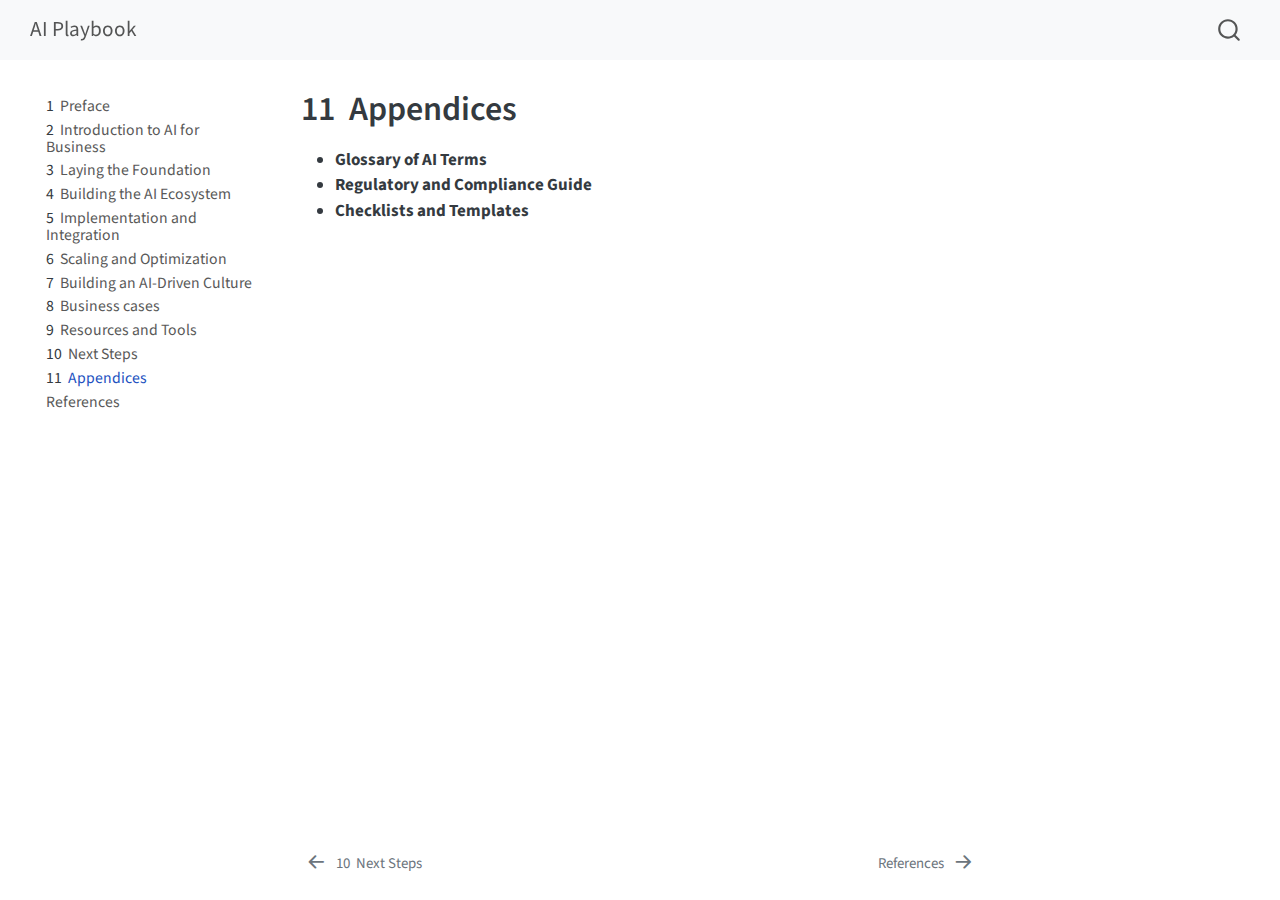
<file: book/content/appendices.html>
<!DOCTYPE html>
<html xmlns="http://www.w3.org/1999/xhtml" lang="en" xml:lang="en"><head>

<meta charset="utf-8">
<meta name="generator" content="quarto-1.4.551">

<meta name="viewport" content="width=device-width, initial-scale=1.0, user-scalable=yes">


<title>AI Playbook - 11&nbsp; Appendices</title>
<style>
code{white-space: pre-wrap;}
span.smallcaps{font-variant: small-caps;}
div.columns{display: flex; gap: min(4vw, 1.5em);}
div.column{flex: auto; overflow-x: auto;}
div.hanging-indent{margin-left: 1.5em; text-indent: -1.5em;}
ul.task-list{list-style: none;}
ul.task-list li input[type="checkbox"] {
  width: 0.8em;
  margin: 0 0.8em 0.2em -1em; /* quarto-specific, see https://github.com/quarto-dev/quarto-cli/issues/4556 */ 
  vertical-align: middle;
}
</style>


<script src="site_libs/quarto-nav/quarto-nav.js"></script>
<script src="site_libs/quarto-nav/headroom.min.js"></script>
<script src="site_libs/clipboard/clipboard.min.js"></script>
<script src="site_libs/quarto-search/autocomplete.umd.js"></script>
<script src="site_libs/quarto-search/fuse.min.js"></script>
<script src="site_libs/quarto-search/quarto-search.js"></script>
<meta name="quarto:offset" content="./">
<link href="./references.html" rel="next">
<link href="./next.html" rel="prev">
<script src="site_libs/quarto-html/quarto.js"></script>
<script src="site_libs/quarto-html/popper.min.js"></script>
<script src="site_libs/quarto-html/tippy.umd.min.js"></script>
<script src="site_libs/quarto-html/anchor.min.js"></script>
<link href="site_libs/quarto-html/tippy.css" rel="stylesheet">
<link href="site_libs/quarto-html/quarto-syntax-highlighting.css" rel="stylesheet" id="quarto-text-highlighting-styles">
<script src="site_libs/bootstrap/bootstrap.min.js"></script>
<link href="site_libs/bootstrap/bootstrap-icons.css" rel="stylesheet">
<link href="site_libs/bootstrap/bootstrap.min.css" rel="stylesheet" id="quarto-bootstrap" data-mode="light">
<script id="quarto-search-options" type="application/json">{
  "location": "navbar",
  "copy-button": false,
  "collapse-after": 3,
  "panel-placement": "end",
  "type": "overlay",
  "limit": 50,
  "keyboard-shortcut": [
    "f",
    "/",
    "s"
  ],
  "show-item-context": false,
  "language": {
    "search-no-results-text": "No results",
    "search-matching-documents-text": "matching documents",
    "search-copy-link-title": "Copy link to search",
    "search-hide-matches-text": "Hide additional matches",
    "search-more-match-text": "more match in this document",
    "search-more-matches-text": "more matches in this document",
    "search-clear-button-title": "Clear",
    "search-text-placeholder": "",
    "search-detached-cancel-button-title": "Cancel",
    "search-submit-button-title": "Submit",
    "search-label": "Search"
  }
}</script>


</head>

<body class="nav-sidebar floating nav-fixed">

<div id="quarto-search-results"></div>
  <header id="quarto-header" class="headroom fixed-top">
    <nav class="navbar navbar-expand-lg " data-bs-theme="dark">
      <div class="navbar-container container-fluid">
      <div class="navbar-brand-container mx-auto">
    <a class="navbar-brand" href="./index.html">
    <span class="navbar-title">AI Playbook</span>
    </a>
  </div>
        <div class="quarto-navbar-tools tools-end">
</div>
          <div id="quarto-search" class="" title="Search"></div>
      </div> <!-- /container-fluid -->
    </nav>
  <nav class="quarto-secondary-nav">
    <div class="container-fluid d-flex">
      <button type="button" class="quarto-btn-toggle btn" data-bs-toggle="collapse" data-bs-target=".quarto-sidebar-collapse-item" aria-controls="quarto-sidebar" aria-expanded="false" aria-label="Toggle sidebar navigation" onclick="if (window.quartoToggleHeadroom) { window.quartoToggleHeadroom(); }">
        <i class="bi bi-layout-text-sidebar-reverse"></i>
      </button>
        <nav class="quarto-page-breadcrumbs" aria-label="breadcrumb"><ol class="breadcrumb"><li class="breadcrumb-item"><a href="./appendices.html"><span class="chapter-number">11</span>&nbsp; <span class="chapter-title">Appendices</span></a></li></ol></nav>
        <a class="flex-grow-1" role="button" data-bs-toggle="collapse" data-bs-target=".quarto-sidebar-collapse-item" aria-controls="quarto-sidebar" aria-expanded="false" aria-label="Toggle sidebar navigation" onclick="if (window.quartoToggleHeadroom) { window.quartoToggleHeadroom(); }">      
        </a>
    </div>
  </nav>
</header>
<!-- content -->
<div id="quarto-content" class="quarto-container page-columns page-rows-contents page-layout-article page-navbar">
<!-- sidebar -->
  <nav id="quarto-sidebar" class="sidebar collapse collapse-horizontal quarto-sidebar-collapse-item sidebar-navigation floating overflow-auto">
    <div class="sidebar-menu-container"> 
    <ul class="list-unstyled mt-1">
        <li class="sidebar-item">
  <div class="sidebar-item-container"> 
  <a href="./index.html" class="sidebar-item-text sidebar-link">
 <span class="menu-text"><span class="chapter-number">1</span>&nbsp; <span class="chapter-title">Preface</span></span></a>
  </div>
</li>
        <li class="sidebar-item">
  <div class="sidebar-item-container"> 
  <a href="./intro.html" class="sidebar-item-text sidebar-link">
 <span class="menu-text"><span class="chapter-number">2</span>&nbsp; <span class="chapter-title">Introduction to AI for Business</span></span></a>
  </div>
</li>
        <li class="sidebar-item">
  <div class="sidebar-item-container"> 
  <a href="./foundation.html" class="sidebar-item-text sidebar-link">
 <span class="menu-text"><span class="chapter-number">3</span>&nbsp; <span class="chapter-title">Laying the Foundation</span></span></a>
  </div>
</li>
        <li class="sidebar-item">
  <div class="sidebar-item-container"> 
  <a href="./ecosystem.html" class="sidebar-item-text sidebar-link">
 <span class="menu-text"><span class="chapter-number">4</span>&nbsp; <span class="chapter-title">Building the AI Ecosystem</span></span></a>
  </div>
</li>
        <li class="sidebar-item">
  <div class="sidebar-item-container"> 
  <a href="./implementation.html" class="sidebar-item-text sidebar-link">
 <span class="menu-text"><span class="chapter-number">5</span>&nbsp; <span class="chapter-title">Implementation and Integration</span></span></a>
  </div>
</li>
        <li class="sidebar-item">
  <div class="sidebar-item-container"> 
  <a href="./scaling.html" class="sidebar-item-text sidebar-link">
 <span class="menu-text"><span class="chapter-number">6</span>&nbsp; <span class="chapter-title">Scaling and Optimization</span></span></a>
  </div>
</li>
        <li class="sidebar-item">
  <div class="sidebar-item-container"> 
  <a href="./aiculture.html" class="sidebar-item-text sidebar-link">
 <span class="menu-text"><span class="chapter-number">7</span>&nbsp; <span class="chapter-title">Building an AI-Driven Culture</span></span></a>
  </div>
</li>
        <li class="sidebar-item">
  <div class="sidebar-item-container"> 
  <a href="./businesscases.html" class="sidebar-item-text sidebar-link">
 <span class="menu-text"><span class="chapter-number">8</span>&nbsp; <span class="chapter-title">Business cases</span></span></a>
  </div>
</li>
        <li class="sidebar-item">
  <div class="sidebar-item-container"> 
  <a href="./resources.html" class="sidebar-item-text sidebar-link">
 <span class="menu-text"><span class="chapter-number">9</span>&nbsp; <span class="chapter-title">Resources and Tools</span></span></a>
  </div>
</li>
        <li class="sidebar-item">
  <div class="sidebar-item-container"> 
  <a href="./next.html" class="sidebar-item-text sidebar-link">
 <span class="menu-text"><span class="chapter-number">10</span>&nbsp; <span class="chapter-title">Next Steps</span></span></a>
  </div>
</li>
        <li class="sidebar-item">
  <div class="sidebar-item-container"> 
  <a href="./appendices.html" class="sidebar-item-text sidebar-link active">
 <span class="menu-text"><span class="chapter-number">11</span>&nbsp; <span class="chapter-title">Appendices</span></span></a>
  </div>
</li>
        <li class="sidebar-item">
  <div class="sidebar-item-container"> 
  <a href="./references.html" class="sidebar-item-text sidebar-link">
 <span class="menu-text">References</span></a>
  </div>
</li>
    </ul>
    </div>
</nav>
<div id="quarto-sidebar-glass" class="quarto-sidebar-collapse-item" data-bs-toggle="collapse" data-bs-target=".quarto-sidebar-collapse-item"></div>
<!-- margin-sidebar -->
    <div id="quarto-margin-sidebar" class="sidebar margin-sidebar">
        
    </div>
<!-- main -->
<main class="content" id="quarto-document-content">

<header id="title-block-header" class="quarto-title-block default">
<div class="quarto-title">
<h1 class="title"><span class="chapter-number">11</span>&nbsp; <span class="chapter-title">Appendices</span></h1>
</div>



<div class="quarto-title-meta">

    
  
    
  </div>
  


</header>


<ul>
<li><strong>Glossary of AI Terms</strong></li>
<li><strong>Regulatory and Compliance Guide</strong></li>
<li><strong>Checklists and Templates</strong></li>
</ul>



</main> <!-- /main -->
<script>
      // This code runs once the DOM is fully loaded
      
      document.addEventListener('DOMContentLoaded', function () {
      
        
            
      const cardsContainer = document.getElementById('cards-container');
      
      let data = [
    {
        title: "Billion Dollar Teams: The Future of an AI Powered Workforce | SXSW 2024",
        description: "The AI honeymoon is over, but its impact has barely begun. What happens when we no longer interact with AI on discrete tasks, but it's pervasive in our work? We’ll reach that reality faster than we did with the digital revolution. We’ll explore the ability and practices of AI-enabled individuals and teams to provide exponential value; This is the era of the billion-dollar team. We’ll show examples of how new team structures, workflows, and cultures are built, including several experiments within our own organization using AI to enhance employee productivity 10x and more on specific tasks.",
        type: "video",
        url: "https://www.youtube.com/embed/1MZoxuxAfTM?si=yIGPgkvrJ2R2AgQC"
    },
    {
        title: "What's next for AI agentic workflows ft. Andrew Ng of AI Fund",
        description: "Andrew Ng, founder of DeepLearning.AI and AI Fund, speaks at Sequoia Capital's AI Ascent about what's next for AI agentic workflows and their potential to significantly propel AI advancements—perhaps even surpassing the impact of the forthcoming generation of foundational models.",
        type: "video",
        url: "https://www.youtube.com/embed/sal78ACtGTc?si=H61Oyx1p4892tkOd"
    },
    {
        title: "What's next for AI agents ft. LangChain's Harrison Chase",
        description: "Harrison Chase, founder of LangChain, speaks at Sequoia Capital's AI Ascent about what's next for agents in AI and the evolution of using language model to interact with the external world. Harrison identifies three critical areas of development for the next generation of agents that would make them production-ready and more impactful in the real world: planning, user experience and memory.",
        type: "video",
        url: "https://www.youtube.com/embed/pBBe1pk8hf4?si=kU9i5J0i5QNy-KPd"
    },
    {
        title: "AI Transformation Playbook",
        description: "How to lead your company into the AI era.",
        type: "reading",
        imageUrl: "https://businessdatasolutions.github.io/ai-playbook/book/docs/LandingAI_Transformation_Playbook_11-19.png",
        readUrl: "https://businessdatasolutions.github.io/ai-playbook/book/docs/LandingAI_Transformation_Playbook_11-19.pdf"
    },
];

      data.forEach(item => {
          // Creating a column div
          const colDiv = document.createElement('div');
          colDiv.className = 'col-md-4 m-4';

          // Creating the card div
          const cardDiv = document.createElement('div');
          cardDiv.className = 'card';

          // Creating the card content
          let cardContent;
          if (item.type === 'video') {
              cardContent = `
                  <div class="ratio ratio-16x9">
                  <iframe src="${item.url}" frameborder="0" allow="accelerometer; autoplay; encrypted-media; gyroscope; picture-in-picture" allowfullscreen class="embed-responsive embed-responsive-16by9"></iframe>
                  </div>
              `;
          } else { // 'reading'
              cardContent = `
                  <a href=${item.readUrl} target="_blank"><img src=${item.imageUrl} class="card-img-top" alt="${item.title}"></a>
              `;
          }
          
          // Determine the footer class based on item.type
          let footerClass = item.type === 'video' ? 'bg-info' : 'bg-warning';
          
          cardContent += `
              <div class="card-body">
                  <h5 class="card-title">${item.title}</h5>
                  <p class="card-text">${item.description}</p>
              </div>
              <div class="card-footer ${footerClass}">
                  <small class="">${item.type.toUpperCase()}</small>
              </div>
          `;

          // Adding the content to the card and the card to the column div
          cardDiv.innerHTML = cardContent;
          colDiv.appendChild(cardDiv);

          // Adding the column to the cards container
          cardsContainer.appendChild(colDiv);
          });

        
    });
</script>
<script id="quarto-html-after-body" type="application/javascript">
window.document.addEventListener("DOMContentLoaded", function (event) {
  const toggleBodyColorMode = (bsSheetEl) => {
    const mode = bsSheetEl.getAttribute("data-mode");
    const bodyEl = window.document.querySelector("body");
    if (mode === "dark") {
      bodyEl.classList.add("quarto-dark");
      bodyEl.classList.remove("quarto-light");
    } else {
      bodyEl.classList.add("quarto-light");
      bodyEl.classList.remove("quarto-dark");
    }
  }
  const toggleBodyColorPrimary = () => {
    const bsSheetEl = window.document.querySelector("link#quarto-bootstrap");
    if (bsSheetEl) {
      toggleBodyColorMode(bsSheetEl);
    }
  }
  toggleBodyColorPrimary();  
  const icon = "";
  const anchorJS = new window.AnchorJS();
  anchorJS.options = {
    placement: 'right',
    icon: icon
  };
  anchorJS.add('.anchored');
  const isCodeAnnotation = (el) => {
    for (const clz of el.classList) {
      if (clz.startsWith('code-annotation-')) {                     
        return true;
      }
    }
    return false;
  }
  const clipboard = new window.ClipboardJS('.code-copy-button', {
    text: function(trigger) {
      const codeEl = trigger.previousElementSibling.cloneNode(true);
      for (const childEl of codeEl.children) {
        if (isCodeAnnotation(childEl)) {
          childEl.remove();
        }
      }
      return codeEl.innerText;
    }
  });
  clipboard.on('success', function(e) {
    // button target
    const button = e.trigger;
    // don't keep focus
    button.blur();
    // flash "checked"
    button.classList.add('code-copy-button-checked');
    var currentTitle = button.getAttribute("title");
    button.setAttribute("title", "Copied!");
    let tooltip;
    if (window.bootstrap) {
      button.setAttribute("data-bs-toggle", "tooltip");
      button.setAttribute("data-bs-placement", "left");
      button.setAttribute("data-bs-title", "Copied!");
      tooltip = new bootstrap.Tooltip(button, 
        { trigger: "manual", 
          customClass: "code-copy-button-tooltip",
          offset: [0, -8]});
      tooltip.show();    
    }
    setTimeout(function() {
      if (tooltip) {
        tooltip.hide();
        button.removeAttribute("data-bs-title");
        button.removeAttribute("data-bs-toggle");
        button.removeAttribute("data-bs-placement");
      }
      button.setAttribute("title", currentTitle);
      button.classList.remove('code-copy-button-checked');
    }, 1000);
    // clear code selection
    e.clearSelection();
  });
    var localhostRegex = new RegExp(/^(?:http|https):\/\/localhost\:?[0-9]*\//);
    var mailtoRegex = new RegExp(/^mailto:/);
      var filterRegex = new RegExp('/' + window.location.host + '/');
    var isInternal = (href) => {
        return filterRegex.test(href) || localhostRegex.test(href) || mailtoRegex.test(href);
    }
    // Inspect non-navigation links and adorn them if external
 	var links = window.document.querySelectorAll('a[href]:not(.nav-link):not(.navbar-brand):not(.toc-action):not(.sidebar-link):not(.sidebar-item-toggle):not(.pagination-link):not(.no-external):not([aria-hidden]):not(.dropdown-item):not(.quarto-navigation-tool)');
    for (var i=0; i<links.length; i++) {
      const link = links[i];
      if (!isInternal(link.href)) {
        // undo the damage that might have been done by quarto-nav.js in the case of
        // links that we want to consider external
        if (link.dataset.originalHref !== undefined) {
          link.href = link.dataset.originalHref;
        }
      }
    }
  function tippyHover(el, contentFn, onTriggerFn, onUntriggerFn) {
    const config = {
      allowHTML: true,
      maxWidth: 500,
      delay: 100,
      arrow: false,
      appendTo: function(el) {
          return el.parentElement;
      },
      interactive: true,
      interactiveBorder: 10,
      theme: 'quarto',
      placement: 'bottom-start',
    };
    if (contentFn) {
      config.content = contentFn;
    }
    if (onTriggerFn) {
      config.onTrigger = onTriggerFn;
    }
    if (onUntriggerFn) {
      config.onUntrigger = onUntriggerFn;
    }
    window.tippy(el, config); 
  }
  const noterefs = window.document.querySelectorAll('a[role="doc-noteref"]');
  for (var i=0; i<noterefs.length; i++) {
    const ref = noterefs[i];
    tippyHover(ref, function() {
      // use id or data attribute instead here
      let href = ref.getAttribute('data-footnote-href') || ref.getAttribute('href');
      try { href = new URL(href).hash; } catch {}
      const id = href.replace(/^#\/?/, "");
      const note = window.document.getElementById(id);
      if (note) {
        return note.innerHTML;
      } else {
        return "";
      }
    });
  }
  const xrefs = window.document.querySelectorAll('a.quarto-xref');
  const processXRef = (id, note) => {
    // Strip column container classes
    const stripColumnClz = (el) => {
      el.classList.remove("page-full", "page-columns");
      if (el.children) {
        for (const child of el.children) {
          stripColumnClz(child);
        }
      }
    }
    stripColumnClz(note)
    if (id === null || id.startsWith('sec-')) {
      // Special case sections, only their first couple elements
      const container = document.createElement("div");
      if (note.children && note.children.length > 2) {
        container.appendChild(note.children[0].cloneNode(true));
        for (let i = 1; i < note.children.length; i++) {
          const child = note.children[i];
          if (child.tagName === "P" && child.innerText === "") {
            continue;
          } else {
            container.appendChild(child.cloneNode(true));
            break;
          }
        }
        if (window.Quarto?.typesetMath) {
          window.Quarto.typesetMath(container);
        }
        return container.innerHTML
      } else {
        if (window.Quarto?.typesetMath) {
          window.Quarto.typesetMath(note);
        }
        return note.innerHTML;
      }
    } else {
      // Remove any anchor links if they are present
      const anchorLink = note.querySelector('a.anchorjs-link');
      if (anchorLink) {
        anchorLink.remove();
      }
      if (window.Quarto?.typesetMath) {
        window.Quarto.typesetMath(note);
      }
      // TODO in 1.5, we should make sure this works without a callout special case
      if (note.classList.contains("callout")) {
        return note.outerHTML;
      } else {
        return note.innerHTML;
      }
    }
  }
  for (var i=0; i<xrefs.length; i++) {
    const xref = xrefs[i];
    tippyHover(xref, undefined, function(instance) {
      instance.disable();
      let url = xref.getAttribute('href');
      let hash = undefined; 
      if (url.startsWith('#')) {
        hash = url;
      } else {
        try { hash = new URL(url).hash; } catch {}
      }
      if (hash) {
        const id = hash.replace(/^#\/?/, "");
        const note = window.document.getElementById(id);
        if (note !== null) {
          try {
            const html = processXRef(id, note.cloneNode(true));
            instance.setContent(html);
          } finally {
            instance.enable();
            instance.show();
          }
        } else {
          // See if we can fetch this
          fetch(url.split('#')[0])
          .then(res => res.text())
          .then(html => {
            const parser = new DOMParser();
            const htmlDoc = parser.parseFromString(html, "text/html");
            const note = htmlDoc.getElementById(id);
            if (note !== null) {
              const html = processXRef(id, note);
              instance.setContent(html);
            } 
          }).finally(() => {
            instance.enable();
            instance.show();
          });
        }
      } else {
        // See if we can fetch a full url (with no hash to target)
        // This is a special case and we should probably do some content thinning / targeting
        fetch(url)
        .then(res => res.text())
        .then(html => {
          const parser = new DOMParser();
          const htmlDoc = parser.parseFromString(html, "text/html");
          const note = htmlDoc.querySelector('main.content');
          if (note !== null) {
            // This should only happen for chapter cross references
            // (since there is no id in the URL)
            // remove the first header
            if (note.children.length > 0 && note.children[0].tagName === "HEADER") {
              note.children[0].remove();
            }
            const html = processXRef(null, note);
            instance.setContent(html);
          } 
        }).finally(() => {
          instance.enable();
          instance.show();
        });
      }
    }, function(instance) {
    });
  }
      let selectedAnnoteEl;
      const selectorForAnnotation = ( cell, annotation) => {
        let cellAttr = 'data-code-cell="' + cell + '"';
        let lineAttr = 'data-code-annotation="' +  annotation + '"';
        const selector = 'span[' + cellAttr + '][' + lineAttr + ']';
        return selector;
      }
      const selectCodeLines = (annoteEl) => {
        const doc = window.document;
        const targetCell = annoteEl.getAttribute("data-target-cell");
        const targetAnnotation = annoteEl.getAttribute("data-target-annotation");
        const annoteSpan = window.document.querySelector(selectorForAnnotation(targetCell, targetAnnotation));
        const lines = annoteSpan.getAttribute("data-code-lines").split(",");
        const lineIds = lines.map((line) => {
          return targetCell + "-" + line;
        })
        let top = null;
        let height = null;
        let parent = null;
        if (lineIds.length > 0) {
            //compute the position of the single el (top and bottom and make a div)
            const el = window.document.getElementById(lineIds[0]);
            top = el.offsetTop;
            height = el.offsetHeight;
            parent = el.parentElement.parentElement;
          if (lineIds.length > 1) {
            const lastEl = window.document.getElementById(lineIds[lineIds.length - 1]);
            const bottom = lastEl.offsetTop + lastEl.offsetHeight;
            height = bottom - top;
          }
          if (top !== null && height !== null && parent !== null) {
            // cook up a div (if necessary) and position it 
            let div = window.document.getElementById("code-annotation-line-highlight");
            if (div === null) {
              div = window.document.createElement("div");
              div.setAttribute("id", "code-annotation-line-highlight");
              div.style.position = 'absolute';
              parent.appendChild(div);
            }
            div.style.top = top - 2 + "px";
            div.style.height = height + 4 + "px";
            div.style.left = 0;
            let gutterDiv = window.document.getElementById("code-annotation-line-highlight-gutter");
            if (gutterDiv === null) {
              gutterDiv = window.document.createElement("div");
              gutterDiv.setAttribute("id", "code-annotation-line-highlight-gutter");
              gutterDiv.style.position = 'absolute';
              const codeCell = window.document.getElementById(targetCell);
              const gutter = codeCell.querySelector('.code-annotation-gutter');
              gutter.appendChild(gutterDiv);
            }
            gutterDiv.style.top = top - 2 + "px";
            gutterDiv.style.height = height + 4 + "px";
          }
          selectedAnnoteEl = annoteEl;
        }
      };
      const unselectCodeLines = () => {
        const elementsIds = ["code-annotation-line-highlight", "code-annotation-line-highlight-gutter"];
        elementsIds.forEach((elId) => {
          const div = window.document.getElementById(elId);
          if (div) {
            div.remove();
          }
        });
        selectedAnnoteEl = undefined;
      };
        // Handle positioning of the toggle
    window.addEventListener(
      "resize",
      throttle(() => {
        elRect = undefined;
        if (selectedAnnoteEl) {
          selectCodeLines(selectedAnnoteEl);
        }
      }, 10)
    );
    function throttle(fn, ms) {
    let throttle = false;
    let timer;
      return (...args) => {
        if(!throttle) { // first call gets through
            fn.apply(this, args);
            throttle = true;
        } else { // all the others get throttled
            if(timer) clearTimeout(timer); // cancel #2
            timer = setTimeout(() => {
              fn.apply(this, args);
              timer = throttle = false;
            }, ms);
        }
      };
    }
      // Attach click handler to the DT
      const annoteDls = window.document.querySelectorAll('dt[data-target-cell]');
      for (const annoteDlNode of annoteDls) {
        annoteDlNode.addEventListener('click', (event) => {
          const clickedEl = event.target;
          if (clickedEl !== selectedAnnoteEl) {
            unselectCodeLines();
            const activeEl = window.document.querySelector('dt[data-target-cell].code-annotation-active');
            if (activeEl) {
              activeEl.classList.remove('code-annotation-active');
            }
            selectCodeLines(clickedEl);
            clickedEl.classList.add('code-annotation-active');
          } else {
            // Unselect the line
            unselectCodeLines();
            clickedEl.classList.remove('code-annotation-active');
          }
        });
      }
  const findCites = (el) => {
    const parentEl = el.parentElement;
    if (parentEl) {
      const cites = parentEl.dataset.cites;
      if (cites) {
        return {
          el,
          cites: cites.split(' ')
        };
      } else {
        return findCites(el.parentElement)
      }
    } else {
      return undefined;
    }
  };
  var bibliorefs = window.document.querySelectorAll('a[role="doc-biblioref"]');
  for (var i=0; i<bibliorefs.length; i++) {
    const ref = bibliorefs[i];
    const citeInfo = findCites(ref);
    if (citeInfo) {
      tippyHover(citeInfo.el, function() {
        var popup = window.document.createElement('div');
        citeInfo.cites.forEach(function(cite) {
          var citeDiv = window.document.createElement('div');
          citeDiv.classList.add('hanging-indent');
          citeDiv.classList.add('csl-entry');
          var biblioDiv = window.document.getElementById('ref-' + cite);
          if (biblioDiv) {
            citeDiv.innerHTML = biblioDiv.innerHTML;
          }
          popup.appendChild(citeDiv);
        });
        return popup.innerHTML;
      });
    }
  }
});
</script>
<nav class="page-navigation">
  <div class="nav-page nav-page-previous">
      <a href="./next.html" class="pagination-link" aria-label="Next Steps">
        <i class="bi bi-arrow-left-short"></i> <span class="nav-page-text"><span class="chapter-number">10</span>&nbsp; <span class="chapter-title">Next Steps</span></span>
      </a>          
  </div>
  <div class="nav-page nav-page-next">
      <a href="./references.html" class="pagination-link" aria-label="References">
        <span class="nav-page-text">References</span> <i class="bi bi-arrow-right-short"></i>
      </a>
  </div>
</nav>
</div> <!-- /content -->




</body></html>
</file>
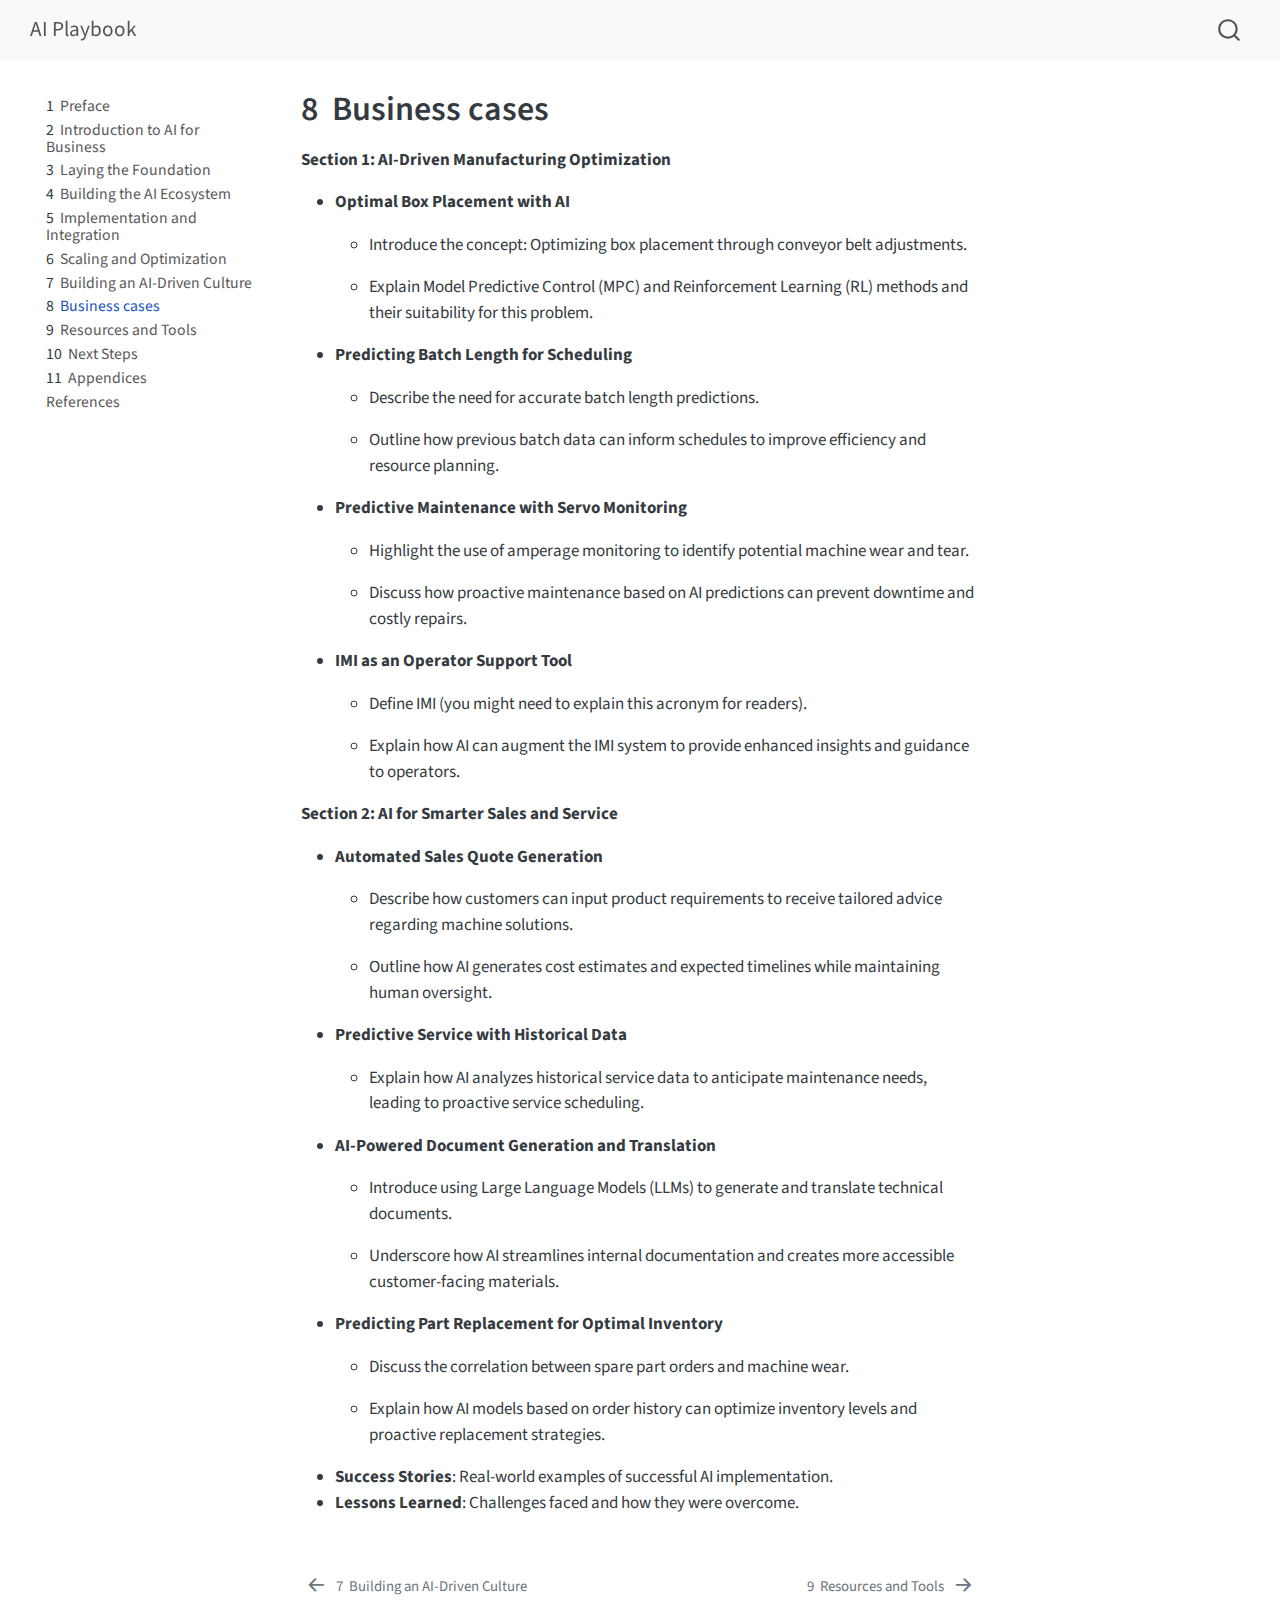
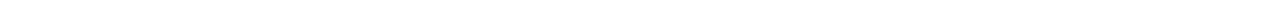
<file: book/content/businesscases.html>
<!DOCTYPE html>
<html xmlns="http://www.w3.org/1999/xhtml" lang="en" xml:lang="en"><head>

<meta charset="utf-8">
<meta name="generator" content="quarto-1.4.551">

<meta name="viewport" content="width=device-width, initial-scale=1.0, user-scalable=yes">


<title>AI Playbook - 8&nbsp; Business cases</title>
<style>
code{white-space: pre-wrap;}
span.smallcaps{font-variant: small-caps;}
div.columns{display: flex; gap: min(4vw, 1.5em);}
div.column{flex: auto; overflow-x: auto;}
div.hanging-indent{margin-left: 1.5em; text-indent: -1.5em;}
ul.task-list{list-style: none;}
ul.task-list li input[type="checkbox"] {
  width: 0.8em;
  margin: 0 0.8em 0.2em -1em; /* quarto-specific, see https://github.com/quarto-dev/quarto-cli/issues/4556 */ 
  vertical-align: middle;
}
</style>


<script src="site_libs/quarto-nav/quarto-nav.js"></script>
<script src="site_libs/quarto-nav/headroom.min.js"></script>
<script src="site_libs/clipboard/clipboard.min.js"></script>
<script src="site_libs/quarto-search/autocomplete.umd.js"></script>
<script src="site_libs/quarto-search/fuse.min.js"></script>
<script src="site_libs/quarto-search/quarto-search.js"></script>
<meta name="quarto:offset" content="./">
<link href="./resources.html" rel="next">
<link href="./aiculture.html" rel="prev">
<script src="site_libs/quarto-html/quarto.js"></script>
<script src="site_libs/quarto-html/popper.min.js"></script>
<script src="site_libs/quarto-html/tippy.umd.min.js"></script>
<script src="site_libs/quarto-html/anchor.min.js"></script>
<link href="site_libs/quarto-html/tippy.css" rel="stylesheet">
<link href="site_libs/quarto-html/quarto-syntax-highlighting.css" rel="stylesheet" id="quarto-text-highlighting-styles">
<script src="site_libs/bootstrap/bootstrap.min.js"></script>
<link href="site_libs/bootstrap/bootstrap-icons.css" rel="stylesheet">
<link href="site_libs/bootstrap/bootstrap.min.css" rel="stylesheet" id="quarto-bootstrap" data-mode="light">
<script id="quarto-search-options" type="application/json">{
  "location": "navbar",
  "copy-button": false,
  "collapse-after": 3,
  "panel-placement": "end",
  "type": "overlay",
  "limit": 50,
  "keyboard-shortcut": [
    "f",
    "/",
    "s"
  ],
  "show-item-context": false,
  "language": {
    "search-no-results-text": "No results",
    "search-matching-documents-text": "matching documents",
    "search-copy-link-title": "Copy link to search",
    "search-hide-matches-text": "Hide additional matches",
    "search-more-match-text": "more match in this document",
    "search-more-matches-text": "more matches in this document",
    "search-clear-button-title": "Clear",
    "search-text-placeholder": "",
    "search-detached-cancel-button-title": "Cancel",
    "search-submit-button-title": "Submit",
    "search-label": "Search"
  }
}</script>


</head>

<body class="nav-sidebar floating nav-fixed">

<div id="quarto-search-results"></div>
  <header id="quarto-header" class="headroom fixed-top">
    <nav class="navbar navbar-expand-lg " data-bs-theme="dark">
      <div class="navbar-container container-fluid">
      <div class="navbar-brand-container mx-auto">
    <a class="navbar-brand" href="./index.html">
    <span class="navbar-title">AI Playbook</span>
    </a>
  </div>
        <div class="quarto-navbar-tools tools-end">
</div>
          <div id="quarto-search" class="" title="Search"></div>
      </div> <!-- /container-fluid -->
    </nav>
  <nav class="quarto-secondary-nav">
    <div class="container-fluid d-flex">
      <button type="button" class="quarto-btn-toggle btn" data-bs-toggle="collapse" data-bs-target=".quarto-sidebar-collapse-item" aria-controls="quarto-sidebar" aria-expanded="false" aria-label="Toggle sidebar navigation" onclick="if (window.quartoToggleHeadroom) { window.quartoToggleHeadroom(); }">
        <i class="bi bi-layout-text-sidebar-reverse"></i>
      </button>
        <nav class="quarto-page-breadcrumbs" aria-label="breadcrumb"><ol class="breadcrumb"><li class="breadcrumb-item"><a href="./businesscases.html"><span class="chapter-number">8</span>&nbsp; <span class="chapter-title">Business cases</span></a></li></ol></nav>
        <a class="flex-grow-1" role="button" data-bs-toggle="collapse" data-bs-target=".quarto-sidebar-collapse-item" aria-controls="quarto-sidebar" aria-expanded="false" aria-label="Toggle sidebar navigation" onclick="if (window.quartoToggleHeadroom) { window.quartoToggleHeadroom(); }">      
        </a>
    </div>
  </nav>
</header>
<!-- content -->
<div id="quarto-content" class="quarto-container page-columns page-rows-contents page-layout-article page-navbar">
<!-- sidebar -->
  <nav id="quarto-sidebar" class="sidebar collapse collapse-horizontal quarto-sidebar-collapse-item sidebar-navigation floating overflow-auto">
    <div class="sidebar-menu-container"> 
    <ul class="list-unstyled mt-1">
        <li class="sidebar-item">
  <div class="sidebar-item-container"> 
  <a href="./index.html" class="sidebar-item-text sidebar-link">
 <span class="menu-text"><span class="chapter-number">1</span>&nbsp; <span class="chapter-title">Preface</span></span></a>
  </div>
</li>
        <li class="sidebar-item">
  <div class="sidebar-item-container"> 
  <a href="./intro.html" class="sidebar-item-text sidebar-link">
 <span class="menu-text"><span class="chapter-number">2</span>&nbsp; <span class="chapter-title">Introduction to AI for Business</span></span></a>
  </div>
</li>
        <li class="sidebar-item">
  <div class="sidebar-item-container"> 
  <a href="./foundation.html" class="sidebar-item-text sidebar-link">
 <span class="menu-text"><span class="chapter-number">3</span>&nbsp; <span class="chapter-title">Laying the Foundation</span></span></a>
  </div>
</li>
        <li class="sidebar-item">
  <div class="sidebar-item-container"> 
  <a href="./ecosystem.html" class="sidebar-item-text sidebar-link">
 <span class="menu-text"><span class="chapter-number">4</span>&nbsp; <span class="chapter-title">Building the AI Ecosystem</span></span></a>
  </div>
</li>
        <li class="sidebar-item">
  <div class="sidebar-item-container"> 
  <a href="./implementation.html" class="sidebar-item-text sidebar-link">
 <span class="menu-text"><span class="chapter-number">5</span>&nbsp; <span class="chapter-title">Implementation and Integration</span></span></a>
  </div>
</li>
        <li class="sidebar-item">
  <div class="sidebar-item-container"> 
  <a href="./scaling.html" class="sidebar-item-text sidebar-link">
 <span class="menu-text"><span class="chapter-number">6</span>&nbsp; <span class="chapter-title">Scaling and Optimization</span></span></a>
  </div>
</li>
        <li class="sidebar-item">
  <div class="sidebar-item-container"> 
  <a href="./aiculture.html" class="sidebar-item-text sidebar-link">
 <span class="menu-text"><span class="chapter-number">7</span>&nbsp; <span class="chapter-title">Building an AI-Driven Culture</span></span></a>
  </div>
</li>
        <li class="sidebar-item">
  <div class="sidebar-item-container"> 
  <a href="./businesscases.html" class="sidebar-item-text sidebar-link active">
 <span class="menu-text"><span class="chapter-number">8</span>&nbsp; <span class="chapter-title">Business cases</span></span></a>
  </div>
</li>
        <li class="sidebar-item">
  <div class="sidebar-item-container"> 
  <a href="./resources.html" class="sidebar-item-text sidebar-link">
 <span class="menu-text"><span class="chapter-number">9</span>&nbsp; <span class="chapter-title">Resources and Tools</span></span></a>
  </div>
</li>
        <li class="sidebar-item">
  <div class="sidebar-item-container"> 
  <a href="./next.html" class="sidebar-item-text sidebar-link">
 <span class="menu-text"><span class="chapter-number">10</span>&nbsp; <span class="chapter-title">Next Steps</span></span></a>
  </div>
</li>
        <li class="sidebar-item">
  <div class="sidebar-item-container"> 
  <a href="./appendices.html" class="sidebar-item-text sidebar-link">
 <span class="menu-text"><span class="chapter-number">11</span>&nbsp; <span class="chapter-title">Appendices</span></span></a>
  </div>
</li>
        <li class="sidebar-item">
  <div class="sidebar-item-container"> 
  <a href="./references.html" class="sidebar-item-text sidebar-link">
 <span class="menu-text">References</span></a>
  </div>
</li>
    </ul>
    </div>
</nav>
<div id="quarto-sidebar-glass" class="quarto-sidebar-collapse-item" data-bs-toggle="collapse" data-bs-target=".quarto-sidebar-collapse-item"></div>
<!-- margin-sidebar -->
    <div id="quarto-margin-sidebar" class="sidebar margin-sidebar">
        
    </div>
<!-- main -->
<main class="content" id="quarto-document-content">

<header id="title-block-header" class="quarto-title-block default">
<div class="quarto-title">
<h1 class="title"><span class="chapter-number">8</span>&nbsp; <span class="chapter-title">Business cases</span></h1>
</div>



<div class="quarto-title-meta">

    
  
    
  </div>
  


</header>


<p><strong>Section 1: AI-Driven Manufacturing Optimization</strong></p>
<ul>
<li><p><strong>Optimal Box Placement with AI</strong></p>
<ul>
<li><p>Introduce the concept: Optimizing box placement through conveyor belt adjustments.</p></li>
<li><p>Explain Model Predictive Control (MPC) and Reinforcement Learning (RL) methods and their suitability for this problem.</p></li>
</ul></li>
<li><p><strong>Predicting Batch Length for Scheduling</strong></p>
<ul>
<li><p>Describe the need for accurate batch length predictions.</p></li>
<li><p>Outline how previous batch data can inform schedules to improve efficiency and resource planning.</p></li>
</ul></li>
<li><p><strong>Predictive Maintenance with Servo Monitoring</strong></p>
<ul>
<li><p>Highlight the use of amperage monitoring to identify potential machine wear and tear.</p></li>
<li><p>Discuss how proactive maintenance based on AI predictions can prevent downtime and costly repairs.</p></li>
</ul></li>
<li><p><strong>IMI as an Operator Support Tool</strong></p>
<ul>
<li><p>Define IMI (you might need to explain this acronym for readers).</p></li>
<li><p>Explain how AI can augment the IMI system to provide enhanced insights and guidance to operators.</p></li>
</ul></li>
</ul>
<p><strong>Section 2: AI for Smarter Sales and Service</strong></p>
<ul>
<li><p><strong>Automated Sales Quote Generation</strong></p>
<ul>
<li><p>Describe how customers can input product requirements to receive tailored advice regarding machine solutions.</p></li>
<li><p>Outline how AI generates cost estimates and expected timelines while maintaining human oversight.</p></li>
</ul></li>
<li><p><strong>Predictive Service with Historical Data</strong></p>
<ul>
<li>Explain how AI analyzes historical service data to anticipate maintenance needs, leading to proactive service scheduling.</li>
</ul></li>
<li><p><strong>AI-Powered Document Generation and Translation</strong></p>
<ul>
<li><p>Introduce using Large Language Models (LLMs) to generate and translate technical documents.</p></li>
<li><p>Underscore how AI streamlines internal documentation and creates more accessible customer-facing materials.</p></li>
</ul></li>
<li><p><strong>Predicting Part Replacement for Optimal Inventory</strong></p>
<ul>
<li><p>Discuss the correlation between spare part orders and machine wear.</p></li>
<li><p>Explain how AI models based on order history can optimize inventory levels and proactive replacement strategies.</p></li>
</ul></li>
</ul>
<!-- -->
<ul>
<li><strong>Success Stories</strong>: Real-world examples of successful AI implementation.</li>
<li><strong>Lessons Learned</strong>: Challenges faced and how they were overcome.</li>
</ul>



</main> <!-- /main -->
<script>
      // This code runs once the DOM is fully loaded
      
      document.addEventListener('DOMContentLoaded', function () {
      
        
            
      const cardsContainer = document.getElementById('cards-container');
      
      let data = [
    {
        title: "Billion Dollar Teams: The Future of an AI Powered Workforce | SXSW 2024",
        description: "The AI honeymoon is over, but its impact has barely begun. What happens when we no longer interact with AI on discrete tasks, but it's pervasive in our work? We’ll reach that reality faster than we did with the digital revolution. We’ll explore the ability and practices of AI-enabled individuals and teams to provide exponential value; This is the era of the billion-dollar team. We’ll show examples of how new team structures, workflows, and cultures are built, including several experiments within our own organization using AI to enhance employee productivity 10x and more on specific tasks.",
        type: "video",
        url: "https://www.youtube.com/embed/1MZoxuxAfTM?si=yIGPgkvrJ2R2AgQC"
    },
    {
        title: "What's next for AI agentic workflows ft. Andrew Ng of AI Fund",
        description: "Andrew Ng, founder of DeepLearning.AI and AI Fund, speaks at Sequoia Capital's AI Ascent about what's next for AI agentic workflows and their potential to significantly propel AI advancements—perhaps even surpassing the impact of the forthcoming generation of foundational models.",
        type: "video",
        url: "https://www.youtube.com/embed/sal78ACtGTc?si=H61Oyx1p4892tkOd"
    },
    {
        title: "What's next for AI agents ft. LangChain's Harrison Chase",
        description: "Harrison Chase, founder of LangChain, speaks at Sequoia Capital's AI Ascent about what's next for agents in AI and the evolution of using language model to interact with the external world. Harrison identifies three critical areas of development for the next generation of agents that would make them production-ready and more impactful in the real world: planning, user experience and memory.",
        type: "video",
        url: "https://www.youtube.com/embed/pBBe1pk8hf4?si=kU9i5J0i5QNy-KPd"
    },
    {
        title: "AI Transformation Playbook",
        description: "How to lead your company into the AI era.",
        type: "reading",
        imageUrl: "https://businessdatasolutions.github.io/ai-playbook/book/docs/LandingAI_Transformation_Playbook_11-19.png",
        readUrl: "https://businessdatasolutions.github.io/ai-playbook/book/docs/LandingAI_Transformation_Playbook_11-19.pdf"
    },
];

      data.forEach(item => {
          // Creating a column div
          const colDiv = document.createElement('div');
          colDiv.className = 'col-md-4 m-4';

          // Creating the card div
          const cardDiv = document.createElement('div');
          cardDiv.className = 'card';

          // Creating the card content
          let cardContent;
          if (item.type === 'video') {
              cardContent = `
                  <div class="ratio ratio-16x9">
                  <iframe src="${item.url}" frameborder="0" allow="accelerometer; autoplay; encrypted-media; gyroscope; picture-in-picture" allowfullscreen class="embed-responsive embed-responsive-16by9"></iframe>
                  </div>
              `;
          } else { // 'reading'
              cardContent = `
                  <a href=${item.readUrl} target="_blank"><img src=${item.imageUrl} class="card-img-top" alt="${item.title}"></a>
              `;
          }
          
          // Determine the footer class based on item.type
          let footerClass = item.type === 'video' ? 'bg-info' : 'bg-warning';
          
          cardContent += `
              <div class="card-body">
                  <h5 class="card-title">${item.title}</h5>
                  <p class="card-text">${item.description}</p>
              </div>
              <div class="card-footer ${footerClass}">
                  <small class="">${item.type.toUpperCase()}</small>
              </div>
          `;

          // Adding the content to the card and the card to the column div
          cardDiv.innerHTML = cardContent;
          colDiv.appendChild(cardDiv);

          // Adding the column to the cards container
          cardsContainer.appendChild(colDiv);
          });

        
    });
</script>
<script id="quarto-html-after-body" type="application/javascript">
window.document.addEventListener("DOMContentLoaded", function (event) {
  const toggleBodyColorMode = (bsSheetEl) => {
    const mode = bsSheetEl.getAttribute("data-mode");
    const bodyEl = window.document.querySelector("body");
    if (mode === "dark") {
      bodyEl.classList.add("quarto-dark");
      bodyEl.classList.remove("quarto-light");
    } else {
      bodyEl.classList.add("quarto-light");
      bodyEl.classList.remove("quarto-dark");
    }
  }
  const toggleBodyColorPrimary = () => {
    const bsSheetEl = window.document.querySelector("link#quarto-bootstrap");
    if (bsSheetEl) {
      toggleBodyColorMode(bsSheetEl);
    }
  }
  toggleBodyColorPrimary();  
  const icon = "";
  const anchorJS = new window.AnchorJS();
  anchorJS.options = {
    placement: 'right',
    icon: icon
  };
  anchorJS.add('.anchored');
  const isCodeAnnotation = (el) => {
    for (const clz of el.classList) {
      if (clz.startsWith('code-annotation-')) {                     
        return true;
      }
    }
    return false;
  }
  const clipboard = new window.ClipboardJS('.code-copy-button', {
    text: function(trigger) {
      const codeEl = trigger.previousElementSibling.cloneNode(true);
      for (const childEl of codeEl.children) {
        if (isCodeAnnotation(childEl)) {
          childEl.remove();
        }
      }
      return codeEl.innerText;
    }
  });
  clipboard.on('success', function(e) {
    // button target
    const button = e.trigger;
    // don't keep focus
    button.blur();
    // flash "checked"
    button.classList.add('code-copy-button-checked');
    var currentTitle = button.getAttribute("title");
    button.setAttribute("title", "Copied!");
    let tooltip;
    if (window.bootstrap) {
      button.setAttribute("data-bs-toggle", "tooltip");
      button.setAttribute("data-bs-placement", "left");
      button.setAttribute("data-bs-title", "Copied!");
      tooltip = new bootstrap.Tooltip(button, 
        { trigger: "manual", 
          customClass: "code-copy-button-tooltip",
          offset: [0, -8]});
      tooltip.show();    
    }
    setTimeout(function() {
      if (tooltip) {
        tooltip.hide();
        button.removeAttribute("data-bs-title");
        button.removeAttribute("data-bs-toggle");
        button.removeAttribute("data-bs-placement");
      }
      button.setAttribute("title", currentTitle);
      button.classList.remove('code-copy-button-checked');
    }, 1000);
    // clear code selection
    e.clearSelection();
  });
    var localhostRegex = new RegExp(/^(?:http|https):\/\/localhost\:?[0-9]*\//);
    var mailtoRegex = new RegExp(/^mailto:/);
      var filterRegex = new RegExp('/' + window.location.host + '/');
    var isInternal = (href) => {
        return filterRegex.test(href) || localhostRegex.test(href) || mailtoRegex.test(href);
    }
    // Inspect non-navigation links and adorn them if external
 	var links = window.document.querySelectorAll('a[href]:not(.nav-link):not(.navbar-brand):not(.toc-action):not(.sidebar-link):not(.sidebar-item-toggle):not(.pagination-link):not(.no-external):not([aria-hidden]):not(.dropdown-item):not(.quarto-navigation-tool)');
    for (var i=0; i<links.length; i++) {
      const link = links[i];
      if (!isInternal(link.href)) {
        // undo the damage that might have been done by quarto-nav.js in the case of
        // links that we want to consider external
        if (link.dataset.originalHref !== undefined) {
          link.href = link.dataset.originalHref;
        }
      }
    }
  function tippyHover(el, contentFn, onTriggerFn, onUntriggerFn) {
    const config = {
      allowHTML: true,
      maxWidth: 500,
      delay: 100,
      arrow: false,
      appendTo: function(el) {
          return el.parentElement;
      },
      interactive: true,
      interactiveBorder: 10,
      theme: 'quarto',
      placement: 'bottom-start',
    };
    if (contentFn) {
      config.content = contentFn;
    }
    if (onTriggerFn) {
      config.onTrigger = onTriggerFn;
    }
    if (onUntriggerFn) {
      config.onUntrigger = onUntriggerFn;
    }
    window.tippy(el, config); 
  }
  const noterefs = window.document.querySelectorAll('a[role="doc-noteref"]');
  for (var i=0; i<noterefs.length; i++) {
    const ref = noterefs[i];
    tippyHover(ref, function() {
      // use id or data attribute instead here
      let href = ref.getAttribute('data-footnote-href') || ref.getAttribute('href');
      try { href = new URL(href).hash; } catch {}
      const id = href.replace(/^#\/?/, "");
      const note = window.document.getElementById(id);
      if (note) {
        return note.innerHTML;
      } else {
        return "";
      }
    });
  }
  const xrefs = window.document.querySelectorAll('a.quarto-xref');
  const processXRef = (id, note) => {
    // Strip column container classes
    const stripColumnClz = (el) => {
      el.classList.remove("page-full", "page-columns");
      if (el.children) {
        for (const child of el.children) {
          stripColumnClz(child);
        }
      }
    }
    stripColumnClz(note)
    if (id === null || id.startsWith('sec-')) {
      // Special case sections, only their first couple elements
      const container = document.createElement("div");
      if (note.children && note.children.length > 2) {
        container.appendChild(note.children[0].cloneNode(true));
        for (let i = 1; i < note.children.length; i++) {
          const child = note.children[i];
          if (child.tagName === "P" && child.innerText === "") {
            continue;
          } else {
            container.appendChild(child.cloneNode(true));
            break;
          }
        }
        if (window.Quarto?.typesetMath) {
          window.Quarto.typesetMath(container);
        }
        return container.innerHTML
      } else {
        if (window.Quarto?.typesetMath) {
          window.Quarto.typesetMath(note);
        }
        return note.innerHTML;
      }
    } else {
      // Remove any anchor links if they are present
      const anchorLink = note.querySelector('a.anchorjs-link');
      if (anchorLink) {
        anchorLink.remove();
      }
      if (window.Quarto?.typesetMath) {
        window.Quarto.typesetMath(note);
      }
      // TODO in 1.5, we should make sure this works without a callout special case
      if (note.classList.contains("callout")) {
        return note.outerHTML;
      } else {
        return note.innerHTML;
      }
    }
  }
  for (var i=0; i<xrefs.length; i++) {
    const xref = xrefs[i];
    tippyHover(xref, undefined, function(instance) {
      instance.disable();
      let url = xref.getAttribute('href');
      let hash = undefined; 
      if (url.startsWith('#')) {
        hash = url;
      } else {
        try { hash = new URL(url).hash; } catch {}
      }
      if (hash) {
        const id = hash.replace(/^#\/?/, "");
        const note = window.document.getElementById(id);
        if (note !== null) {
          try {
            const html = processXRef(id, note.cloneNode(true));
            instance.setContent(html);
          } finally {
            instance.enable();
            instance.show();
          }
        } else {
          // See if we can fetch this
          fetch(url.split('#')[0])
          .then(res => res.text())
          .then(html => {
            const parser = new DOMParser();
            const htmlDoc = parser.parseFromString(html, "text/html");
            const note = htmlDoc.getElementById(id);
            if (note !== null) {
              const html = processXRef(id, note);
              instance.setContent(html);
            } 
          }).finally(() => {
            instance.enable();
            instance.show();
          });
        }
      } else {
        // See if we can fetch a full url (with no hash to target)
        // This is a special case and we should probably do some content thinning / targeting
        fetch(url)
        .then(res => res.text())
        .then(html => {
          const parser = new DOMParser();
          const htmlDoc = parser.parseFromString(html, "text/html");
          const note = htmlDoc.querySelector('main.content');
          if (note !== null) {
            // This should only happen for chapter cross references
            // (since there is no id in the URL)
            // remove the first header
            if (note.children.length > 0 && note.children[0].tagName === "HEADER") {
              note.children[0].remove();
            }
            const html = processXRef(null, note);
            instance.setContent(html);
          } 
        }).finally(() => {
          instance.enable();
          instance.show();
        });
      }
    }, function(instance) {
    });
  }
      let selectedAnnoteEl;
      const selectorForAnnotation = ( cell, annotation) => {
        let cellAttr = 'data-code-cell="' + cell + '"';
        let lineAttr = 'data-code-annotation="' +  annotation + '"';
        const selector = 'span[' + cellAttr + '][' + lineAttr + ']';
        return selector;
      }
      const selectCodeLines = (annoteEl) => {
        const doc = window.document;
        const targetCell = annoteEl.getAttribute("data-target-cell");
        const targetAnnotation = annoteEl.getAttribute("data-target-annotation");
        const annoteSpan = window.document.querySelector(selectorForAnnotation(targetCell, targetAnnotation));
        const lines = annoteSpan.getAttribute("data-code-lines").split(",");
        const lineIds = lines.map((line) => {
          return targetCell + "-" + line;
        })
        let top = null;
        let height = null;
        let parent = null;
        if (lineIds.length > 0) {
            //compute the position of the single el (top and bottom and make a div)
            const el = window.document.getElementById(lineIds[0]);
            top = el.offsetTop;
            height = el.offsetHeight;
            parent = el.parentElement.parentElement;
          if (lineIds.length > 1) {
            const lastEl = window.document.getElementById(lineIds[lineIds.length - 1]);
            const bottom = lastEl.offsetTop + lastEl.offsetHeight;
            height = bottom - top;
          }
          if (top !== null && height !== null && parent !== null) {
            // cook up a div (if necessary) and position it 
            let div = window.document.getElementById("code-annotation-line-highlight");
            if (div === null) {
              div = window.document.createElement("div");
              div.setAttribute("id", "code-annotation-line-highlight");
              div.style.position = 'absolute';
              parent.appendChild(div);
            }
            div.style.top = top - 2 + "px";
            div.style.height = height + 4 + "px";
            div.style.left = 0;
            let gutterDiv = window.document.getElementById("code-annotation-line-highlight-gutter");
            if (gutterDiv === null) {
              gutterDiv = window.document.createElement("div");
              gutterDiv.setAttribute("id", "code-annotation-line-highlight-gutter");
              gutterDiv.style.position = 'absolute';
              const codeCell = window.document.getElementById(targetCell);
              const gutter = codeCell.querySelector('.code-annotation-gutter');
              gutter.appendChild(gutterDiv);
            }
            gutterDiv.style.top = top - 2 + "px";
            gutterDiv.style.height = height + 4 + "px";
          }
          selectedAnnoteEl = annoteEl;
        }
      };
      const unselectCodeLines = () => {
        const elementsIds = ["code-annotation-line-highlight", "code-annotation-line-highlight-gutter"];
        elementsIds.forEach((elId) => {
          const div = window.document.getElementById(elId);
          if (div) {
            div.remove();
          }
        });
        selectedAnnoteEl = undefined;
      };
        // Handle positioning of the toggle
    window.addEventListener(
      "resize",
      throttle(() => {
        elRect = undefined;
        if (selectedAnnoteEl) {
          selectCodeLines(selectedAnnoteEl);
        }
      }, 10)
    );
    function throttle(fn, ms) {
    let throttle = false;
    let timer;
      return (...args) => {
        if(!throttle) { // first call gets through
            fn.apply(this, args);
            throttle = true;
        } else { // all the others get throttled
            if(timer) clearTimeout(timer); // cancel #2
            timer = setTimeout(() => {
              fn.apply(this, args);
              timer = throttle = false;
            }, ms);
        }
      };
    }
      // Attach click handler to the DT
      const annoteDls = window.document.querySelectorAll('dt[data-target-cell]');
      for (const annoteDlNode of annoteDls) {
        annoteDlNode.addEventListener('click', (event) => {
          const clickedEl = event.target;
          if (clickedEl !== selectedAnnoteEl) {
            unselectCodeLines();
            const activeEl = window.document.querySelector('dt[data-target-cell].code-annotation-active');
            if (activeEl) {
              activeEl.classList.remove('code-annotation-active');
            }
            selectCodeLines(clickedEl);
            clickedEl.classList.add('code-annotation-active');
          } else {
            // Unselect the line
            unselectCodeLines();
            clickedEl.classList.remove('code-annotation-active');
          }
        });
      }
  const findCites = (el) => {
    const parentEl = el.parentElement;
    if (parentEl) {
      const cites = parentEl.dataset.cites;
      if (cites) {
        return {
          el,
          cites: cites.split(' ')
        };
      } else {
        return findCites(el.parentElement)
      }
    } else {
      return undefined;
    }
  };
  var bibliorefs = window.document.querySelectorAll('a[role="doc-biblioref"]');
  for (var i=0; i<bibliorefs.length; i++) {
    const ref = bibliorefs[i];
    const citeInfo = findCites(ref);
    if (citeInfo) {
      tippyHover(citeInfo.el, function() {
        var popup = window.document.createElement('div');
        citeInfo.cites.forEach(function(cite) {
          var citeDiv = window.document.createElement('div');
          citeDiv.classList.add('hanging-indent');
          citeDiv.classList.add('csl-entry');
          var biblioDiv = window.document.getElementById('ref-' + cite);
          if (biblioDiv) {
            citeDiv.innerHTML = biblioDiv.innerHTML;
          }
          popup.appendChild(citeDiv);
        });
        return popup.innerHTML;
      });
    }
  }
});
</script>
<nav class="page-navigation">
  <div class="nav-page nav-page-previous">
      <a href="./aiculture.html" class="pagination-link" aria-label="Building an AI-Driven Culture">
        <i class="bi bi-arrow-left-short"></i> <span class="nav-page-text"><span class="chapter-number">7</span>&nbsp; <span class="chapter-title">Building an AI-Driven Culture</span></span>
      </a>          
  </div>
  <div class="nav-page nav-page-next">
      <a href="./resources.html" class="pagination-link" aria-label="Resources and Tools">
        <span class="nav-page-text"><span class="chapter-number">9</span>&nbsp; <span class="chapter-title">Resources and Tools</span></span> <i class="bi bi-arrow-right-short"></i>
      </a>
  </div>
</nav>
</div> <!-- /content -->




</body></html>
</file>
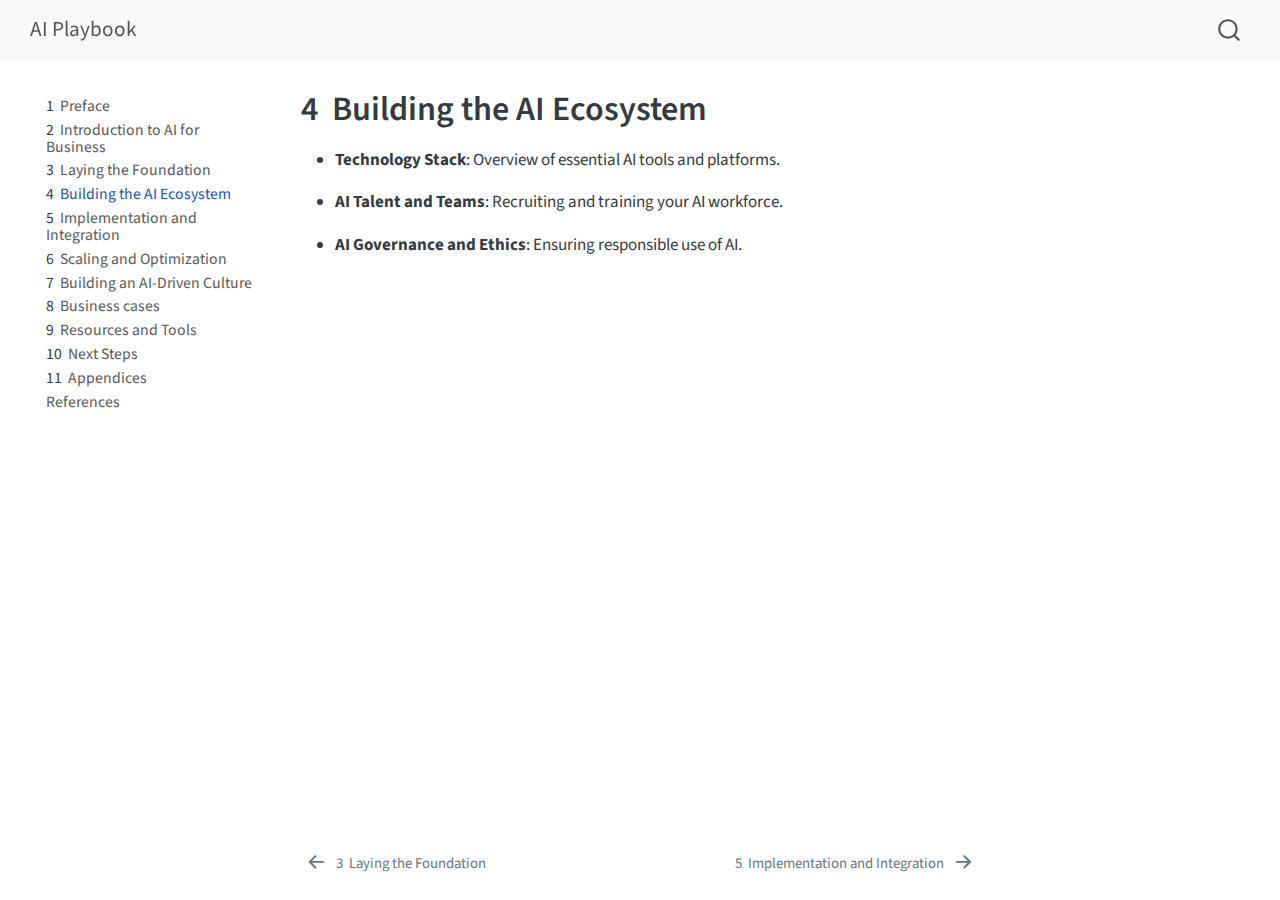
<file: book/content/ecosystem.html>
<!DOCTYPE html>
<html xmlns="http://www.w3.org/1999/xhtml" lang="en" xml:lang="en"><head>

<meta charset="utf-8">
<meta name="generator" content="quarto-1.4.551">

<meta name="viewport" content="width=device-width, initial-scale=1.0, user-scalable=yes">


<title>AI Playbook - 4&nbsp; Building the AI Ecosystem</title>
<style>
code{white-space: pre-wrap;}
span.smallcaps{font-variant: small-caps;}
div.columns{display: flex; gap: min(4vw, 1.5em);}
div.column{flex: auto; overflow-x: auto;}
div.hanging-indent{margin-left: 1.5em; text-indent: -1.5em;}
ul.task-list{list-style: none;}
ul.task-list li input[type="checkbox"] {
  width: 0.8em;
  margin: 0 0.8em 0.2em -1em; /* quarto-specific, see https://github.com/quarto-dev/quarto-cli/issues/4556 */ 
  vertical-align: middle;
}
</style>


<script src="site_libs/quarto-nav/quarto-nav.js"></script>
<script src="site_libs/quarto-nav/headroom.min.js"></script>
<script src="site_libs/clipboard/clipboard.min.js"></script>
<script src="site_libs/quarto-search/autocomplete.umd.js"></script>
<script src="site_libs/quarto-search/fuse.min.js"></script>
<script src="site_libs/quarto-search/quarto-search.js"></script>
<meta name="quarto:offset" content="./">
<link href="./implementation.html" rel="next">
<link href="./foundation.html" rel="prev">
<script src="site_libs/quarto-html/quarto.js"></script>
<script src="site_libs/quarto-html/popper.min.js"></script>
<script src="site_libs/quarto-html/tippy.umd.min.js"></script>
<script src="site_libs/quarto-html/anchor.min.js"></script>
<link href="site_libs/quarto-html/tippy.css" rel="stylesheet">
<link href="site_libs/quarto-html/quarto-syntax-highlighting.css" rel="stylesheet" id="quarto-text-highlighting-styles">
<script src="site_libs/bootstrap/bootstrap.min.js"></script>
<link href="site_libs/bootstrap/bootstrap-icons.css" rel="stylesheet">
<link href="site_libs/bootstrap/bootstrap.min.css" rel="stylesheet" id="quarto-bootstrap" data-mode="light">
<script id="quarto-search-options" type="application/json">{
  "location": "navbar",
  "copy-button": false,
  "collapse-after": 3,
  "panel-placement": "end",
  "type": "overlay",
  "limit": 50,
  "keyboard-shortcut": [
    "f",
    "/",
    "s"
  ],
  "show-item-context": false,
  "language": {
    "search-no-results-text": "No results",
    "search-matching-documents-text": "matching documents",
    "search-copy-link-title": "Copy link to search",
    "search-hide-matches-text": "Hide additional matches",
    "search-more-match-text": "more match in this document",
    "search-more-matches-text": "more matches in this document",
    "search-clear-button-title": "Clear",
    "search-text-placeholder": "",
    "search-detached-cancel-button-title": "Cancel",
    "search-submit-button-title": "Submit",
    "search-label": "Search"
  }
}</script>


</head>

<body class="nav-sidebar floating nav-fixed">

<div id="quarto-search-results"></div>
  <header id="quarto-header" class="headroom fixed-top">
    <nav class="navbar navbar-expand-lg " data-bs-theme="dark">
      <div class="navbar-container container-fluid">
      <div class="navbar-brand-container mx-auto">
    <a class="navbar-brand" href="./index.html">
    <span class="navbar-title">AI Playbook</span>
    </a>
  </div>
        <div class="quarto-navbar-tools tools-end">
</div>
          <div id="quarto-search" class="" title="Search"></div>
      </div> <!-- /container-fluid -->
    </nav>
  <nav class="quarto-secondary-nav">
    <div class="container-fluid d-flex">
      <button type="button" class="quarto-btn-toggle btn" data-bs-toggle="collapse" data-bs-target=".quarto-sidebar-collapse-item" aria-controls="quarto-sidebar" aria-expanded="false" aria-label="Toggle sidebar navigation" onclick="if (window.quartoToggleHeadroom) { window.quartoToggleHeadroom(); }">
        <i class="bi bi-layout-text-sidebar-reverse"></i>
      </button>
        <nav class="quarto-page-breadcrumbs" aria-label="breadcrumb"><ol class="breadcrumb"><li class="breadcrumb-item"><a href="./ecosystem.html"><span class="chapter-number">4</span>&nbsp; <span class="chapter-title">Building the AI Ecosystem</span></a></li></ol></nav>
        <a class="flex-grow-1" role="button" data-bs-toggle="collapse" data-bs-target=".quarto-sidebar-collapse-item" aria-controls="quarto-sidebar" aria-expanded="false" aria-label="Toggle sidebar navigation" onclick="if (window.quartoToggleHeadroom) { window.quartoToggleHeadroom(); }">      
        </a>
    </div>
  </nav>
</header>
<!-- content -->
<div id="quarto-content" class="quarto-container page-columns page-rows-contents page-layout-article page-navbar">
<!-- sidebar -->
  <nav id="quarto-sidebar" class="sidebar collapse collapse-horizontal quarto-sidebar-collapse-item sidebar-navigation floating overflow-auto">
    <div class="sidebar-menu-container"> 
    <ul class="list-unstyled mt-1">
        <li class="sidebar-item">
  <div class="sidebar-item-container"> 
  <a href="./index.html" class="sidebar-item-text sidebar-link">
 <span class="menu-text"><span class="chapter-number">1</span>&nbsp; <span class="chapter-title">Preface</span></span></a>
  </div>
</li>
        <li class="sidebar-item">
  <div class="sidebar-item-container"> 
  <a href="./intro.html" class="sidebar-item-text sidebar-link">
 <span class="menu-text"><span class="chapter-number">2</span>&nbsp; <span class="chapter-title">Introduction to AI for Business</span></span></a>
  </div>
</li>
        <li class="sidebar-item">
  <div class="sidebar-item-container"> 
  <a href="./foundation.html" class="sidebar-item-text sidebar-link">
 <span class="menu-text"><span class="chapter-number">3</span>&nbsp; <span class="chapter-title">Laying the Foundation</span></span></a>
  </div>
</li>
        <li class="sidebar-item">
  <div class="sidebar-item-container"> 
  <a href="./ecosystem.html" class="sidebar-item-text sidebar-link active">
 <span class="menu-text"><span class="chapter-number">4</span>&nbsp; <span class="chapter-title">Building the AI Ecosystem</span></span></a>
  </div>
</li>
        <li class="sidebar-item">
  <div class="sidebar-item-container"> 
  <a href="./implementation.html" class="sidebar-item-text sidebar-link">
 <span class="menu-text"><span class="chapter-number">5</span>&nbsp; <span class="chapter-title">Implementation and Integration</span></span></a>
  </div>
</li>
        <li class="sidebar-item">
  <div class="sidebar-item-container"> 
  <a href="./scaling.html" class="sidebar-item-text sidebar-link">
 <span class="menu-text"><span class="chapter-number">6</span>&nbsp; <span class="chapter-title">Scaling and Optimization</span></span></a>
  </div>
</li>
        <li class="sidebar-item">
  <div class="sidebar-item-container"> 
  <a href="./aiculture.html" class="sidebar-item-text sidebar-link">
 <span class="menu-text"><span class="chapter-number">7</span>&nbsp; <span class="chapter-title">Building an AI-Driven Culture</span></span></a>
  </div>
</li>
        <li class="sidebar-item">
  <div class="sidebar-item-container"> 
  <a href="./businesscases.html" class="sidebar-item-text sidebar-link">
 <span class="menu-text"><span class="chapter-number">8</span>&nbsp; <span class="chapter-title">Business cases</span></span></a>
  </div>
</li>
        <li class="sidebar-item">
  <div class="sidebar-item-container"> 
  <a href="./resources.html" class="sidebar-item-text sidebar-link">
 <span class="menu-text"><span class="chapter-number">9</span>&nbsp; <span class="chapter-title">Resources and Tools</span></span></a>
  </div>
</li>
        <li class="sidebar-item">
  <div class="sidebar-item-container"> 
  <a href="./next.html" class="sidebar-item-text sidebar-link">
 <span class="menu-text"><span class="chapter-number">10</span>&nbsp; <span class="chapter-title">Next Steps</span></span></a>
  </div>
</li>
        <li class="sidebar-item">
  <div class="sidebar-item-container"> 
  <a href="./appendices.html" class="sidebar-item-text sidebar-link">
 <span class="menu-text"><span class="chapter-number">11</span>&nbsp; <span class="chapter-title">Appendices</span></span></a>
  </div>
</li>
        <li class="sidebar-item">
  <div class="sidebar-item-container"> 
  <a href="./references.html" class="sidebar-item-text sidebar-link">
 <span class="menu-text">References</span></a>
  </div>
</li>
    </ul>
    </div>
</nav>
<div id="quarto-sidebar-glass" class="quarto-sidebar-collapse-item" data-bs-toggle="collapse" data-bs-target=".quarto-sidebar-collapse-item"></div>
<!-- margin-sidebar -->
    <div id="quarto-margin-sidebar" class="sidebar margin-sidebar">
        
    </div>
<!-- main -->
<main class="content" id="quarto-document-content">

<header id="title-block-header" class="quarto-title-block default">
<div class="quarto-title">
<h1 class="title"><span class="chapter-number">4</span>&nbsp; <span class="chapter-title">Building the AI Ecosystem</span></h1>
</div>



<div class="quarto-title-meta">

    
  
    
  </div>
  


</header>


<ul>
<li><p><strong>Technology Stack</strong>: Overview of essential AI tools and platforms.</p></li>
<li><p><strong>AI Talent and Teams</strong>: Recruiting and training your AI workforce.</p></li>
<li><p><strong>AI Governance and Ethics</strong>: Ensuring responsible use of AI.</p></li>
</ul>



</main> <!-- /main -->
<script>
      // This code runs once the DOM is fully loaded
      
      document.addEventListener('DOMContentLoaded', function () {
      
        
            
      const cardsContainer = document.getElementById('cards-container');
      
      let data = [
    {
        title: "Billion Dollar Teams: The Future of an AI Powered Workforce | SXSW 2024",
        description: "The AI honeymoon is over, but its impact has barely begun. What happens when we no longer interact with AI on discrete tasks, but it's pervasive in our work? We’ll reach that reality faster than we did with the digital revolution. We’ll explore the ability and practices of AI-enabled individuals and teams to provide exponential value; This is the era of the billion-dollar team. We’ll show examples of how new team structures, workflows, and cultures are built, including several experiments within our own organization using AI to enhance employee productivity 10x and more on specific tasks.",
        type: "video",
        url: "https://www.youtube.com/embed/1MZoxuxAfTM?si=yIGPgkvrJ2R2AgQC"
    },
    {
        title: "What's next for AI agentic workflows ft. Andrew Ng of AI Fund",
        description: "Andrew Ng, founder of DeepLearning.AI and AI Fund, speaks at Sequoia Capital's AI Ascent about what's next for AI agentic workflows and their potential to significantly propel AI advancements—perhaps even surpassing the impact of the forthcoming generation of foundational models.",
        type: "video",
        url: "https://www.youtube.com/embed/sal78ACtGTc?si=H61Oyx1p4892tkOd"
    },
    {
        title: "What's next for AI agents ft. LangChain's Harrison Chase",
        description: "Harrison Chase, founder of LangChain, speaks at Sequoia Capital's AI Ascent about what's next for agents in AI and the evolution of using language model to interact with the external world. Harrison identifies three critical areas of development for the next generation of agents that would make them production-ready and more impactful in the real world: planning, user experience and memory.",
        type: "video",
        url: "https://www.youtube.com/embed/pBBe1pk8hf4?si=kU9i5J0i5QNy-KPd"
    },
    {
        title: "AI Transformation Playbook",
        description: "How to lead your company into the AI era.",
        type: "reading",
        imageUrl: "https://businessdatasolutions.github.io/ai-playbook/book/docs/LandingAI_Transformation_Playbook_11-19.png",
        readUrl: "https://businessdatasolutions.github.io/ai-playbook/book/docs/LandingAI_Transformation_Playbook_11-19.pdf"
    },
];

      data.forEach(item => {
          // Creating a column div
          const colDiv = document.createElement('div');
          colDiv.className = 'col-md-4 m-4';

          // Creating the card div
          const cardDiv = document.createElement('div');
          cardDiv.className = 'card';

          // Creating the card content
          let cardContent;
          if (item.type === 'video') {
              cardContent = `
                  <div class="ratio ratio-16x9">
                  <iframe src="${item.url}" frameborder="0" allow="accelerometer; autoplay; encrypted-media; gyroscope; picture-in-picture" allowfullscreen class="embed-responsive embed-responsive-16by9"></iframe>
                  </div>
              `;
          } else { // 'reading'
              cardContent = `
                  <a href=${item.readUrl} target="_blank"><img src=${item.imageUrl} class="card-img-top" alt="${item.title}"></a>
              `;
          }
          
          // Determine the footer class based on item.type
          let footerClass = item.type === 'video' ? 'bg-info' : 'bg-warning';
          
          cardContent += `
              <div class="card-body">
                  <h5 class="card-title">${item.title}</h5>
                  <p class="card-text">${item.description}</p>
              </div>
              <div class="card-footer ${footerClass}">
                  <small class="">${item.type.toUpperCase()}</small>
              </div>
          `;

          // Adding the content to the card and the card to the column div
          cardDiv.innerHTML = cardContent;
          colDiv.appendChild(cardDiv);

          // Adding the column to the cards container
          cardsContainer.appendChild(colDiv);
          });

        
    });
</script>
<script id="quarto-html-after-body" type="application/javascript">
window.document.addEventListener("DOMContentLoaded", function (event) {
  const toggleBodyColorMode = (bsSheetEl) => {
    const mode = bsSheetEl.getAttribute("data-mode");
    const bodyEl = window.document.querySelector("body");
    if (mode === "dark") {
      bodyEl.classList.add("quarto-dark");
      bodyEl.classList.remove("quarto-light");
    } else {
      bodyEl.classList.add("quarto-light");
      bodyEl.classList.remove("quarto-dark");
    }
  }
  const toggleBodyColorPrimary = () => {
    const bsSheetEl = window.document.querySelector("link#quarto-bootstrap");
    if (bsSheetEl) {
      toggleBodyColorMode(bsSheetEl);
    }
  }
  toggleBodyColorPrimary();  
  const icon = "";
  const anchorJS = new window.AnchorJS();
  anchorJS.options = {
    placement: 'right',
    icon: icon
  };
  anchorJS.add('.anchored');
  const isCodeAnnotation = (el) => {
    for (const clz of el.classList) {
      if (clz.startsWith('code-annotation-')) {                     
        return true;
      }
    }
    return false;
  }
  const clipboard = new window.ClipboardJS('.code-copy-button', {
    text: function(trigger) {
      const codeEl = trigger.previousElementSibling.cloneNode(true);
      for (const childEl of codeEl.children) {
        if (isCodeAnnotation(childEl)) {
          childEl.remove();
        }
      }
      return codeEl.innerText;
    }
  });
  clipboard.on('success', function(e) {
    // button target
    const button = e.trigger;
    // don't keep focus
    button.blur();
    // flash "checked"
    button.classList.add('code-copy-button-checked');
    var currentTitle = button.getAttribute("title");
    button.setAttribute("title", "Copied!");
    let tooltip;
    if (window.bootstrap) {
      button.setAttribute("data-bs-toggle", "tooltip");
      button.setAttribute("data-bs-placement", "left");
      button.setAttribute("data-bs-title", "Copied!");
      tooltip = new bootstrap.Tooltip(button, 
        { trigger: "manual", 
          customClass: "code-copy-button-tooltip",
          offset: [0, -8]});
      tooltip.show();    
    }
    setTimeout(function() {
      if (tooltip) {
        tooltip.hide();
        button.removeAttribute("data-bs-title");
        button.removeAttribute("data-bs-toggle");
        button.removeAttribute("data-bs-placement");
      }
      button.setAttribute("title", currentTitle);
      button.classList.remove('code-copy-button-checked');
    }, 1000);
    // clear code selection
    e.clearSelection();
  });
    var localhostRegex = new RegExp(/^(?:http|https):\/\/localhost\:?[0-9]*\//);
    var mailtoRegex = new RegExp(/^mailto:/);
      var filterRegex = new RegExp('/' + window.location.host + '/');
    var isInternal = (href) => {
        return filterRegex.test(href) || localhostRegex.test(href) || mailtoRegex.test(href);
    }
    // Inspect non-navigation links and adorn them if external
 	var links = window.document.querySelectorAll('a[href]:not(.nav-link):not(.navbar-brand):not(.toc-action):not(.sidebar-link):not(.sidebar-item-toggle):not(.pagination-link):not(.no-external):not([aria-hidden]):not(.dropdown-item):not(.quarto-navigation-tool)');
    for (var i=0; i<links.length; i++) {
      const link = links[i];
      if (!isInternal(link.href)) {
        // undo the damage that might have been done by quarto-nav.js in the case of
        // links that we want to consider external
        if (link.dataset.originalHref !== undefined) {
          link.href = link.dataset.originalHref;
        }
      }
    }
  function tippyHover(el, contentFn, onTriggerFn, onUntriggerFn) {
    const config = {
      allowHTML: true,
      maxWidth: 500,
      delay: 100,
      arrow: false,
      appendTo: function(el) {
          return el.parentElement;
      },
      interactive: true,
      interactiveBorder: 10,
      theme: 'quarto',
      placement: 'bottom-start',
    };
    if (contentFn) {
      config.content = contentFn;
    }
    if (onTriggerFn) {
      config.onTrigger = onTriggerFn;
    }
    if (onUntriggerFn) {
      config.onUntrigger = onUntriggerFn;
    }
    window.tippy(el, config); 
  }
  const noterefs = window.document.querySelectorAll('a[role="doc-noteref"]');
  for (var i=0; i<noterefs.length; i++) {
    const ref = noterefs[i];
    tippyHover(ref, function() {
      // use id or data attribute instead here
      let href = ref.getAttribute('data-footnote-href') || ref.getAttribute('href');
      try { href = new URL(href).hash; } catch {}
      const id = href.replace(/^#\/?/, "");
      const note = window.document.getElementById(id);
      if (note) {
        return note.innerHTML;
      } else {
        return "";
      }
    });
  }
  const xrefs = window.document.querySelectorAll('a.quarto-xref');
  const processXRef = (id, note) => {
    // Strip column container classes
    const stripColumnClz = (el) => {
      el.classList.remove("page-full", "page-columns");
      if (el.children) {
        for (const child of el.children) {
          stripColumnClz(child);
        }
      }
    }
    stripColumnClz(note)
    if (id === null || id.startsWith('sec-')) {
      // Special case sections, only their first couple elements
      const container = document.createElement("div");
      if (note.children && note.children.length > 2) {
        container.appendChild(note.children[0].cloneNode(true));
        for (let i = 1; i < note.children.length; i++) {
          const child = note.children[i];
          if (child.tagName === "P" && child.innerText === "") {
            continue;
          } else {
            container.appendChild(child.cloneNode(true));
            break;
          }
        }
        if (window.Quarto?.typesetMath) {
          window.Quarto.typesetMath(container);
        }
        return container.innerHTML
      } else {
        if (window.Quarto?.typesetMath) {
          window.Quarto.typesetMath(note);
        }
        return note.innerHTML;
      }
    } else {
      // Remove any anchor links if they are present
      const anchorLink = note.querySelector('a.anchorjs-link');
      if (anchorLink) {
        anchorLink.remove();
      }
      if (window.Quarto?.typesetMath) {
        window.Quarto.typesetMath(note);
      }
      // TODO in 1.5, we should make sure this works without a callout special case
      if (note.classList.contains("callout")) {
        return note.outerHTML;
      } else {
        return note.innerHTML;
      }
    }
  }
  for (var i=0; i<xrefs.length; i++) {
    const xref = xrefs[i];
    tippyHover(xref, undefined, function(instance) {
      instance.disable();
      let url = xref.getAttribute('href');
      let hash = undefined; 
      if (url.startsWith('#')) {
        hash = url;
      } else {
        try { hash = new URL(url).hash; } catch {}
      }
      if (hash) {
        const id = hash.replace(/^#\/?/, "");
        const note = window.document.getElementById(id);
        if (note !== null) {
          try {
            const html = processXRef(id, note.cloneNode(true));
            instance.setContent(html);
          } finally {
            instance.enable();
            instance.show();
          }
        } else {
          // See if we can fetch this
          fetch(url.split('#')[0])
          .then(res => res.text())
          .then(html => {
            const parser = new DOMParser();
            const htmlDoc = parser.parseFromString(html, "text/html");
            const note = htmlDoc.getElementById(id);
            if (note !== null) {
              const html = processXRef(id, note);
              instance.setContent(html);
            } 
          }).finally(() => {
            instance.enable();
            instance.show();
          });
        }
      } else {
        // See if we can fetch a full url (with no hash to target)
        // This is a special case and we should probably do some content thinning / targeting
        fetch(url)
        .then(res => res.text())
        .then(html => {
          const parser = new DOMParser();
          const htmlDoc = parser.parseFromString(html, "text/html");
          const note = htmlDoc.querySelector('main.content');
          if (note !== null) {
            // This should only happen for chapter cross references
            // (since there is no id in the URL)
            // remove the first header
            if (note.children.length > 0 && note.children[0].tagName === "HEADER") {
              note.children[0].remove();
            }
            const html = processXRef(null, note);
            instance.setContent(html);
          } 
        }).finally(() => {
          instance.enable();
          instance.show();
        });
      }
    }, function(instance) {
    });
  }
      let selectedAnnoteEl;
      const selectorForAnnotation = ( cell, annotation) => {
        let cellAttr = 'data-code-cell="' + cell + '"';
        let lineAttr = 'data-code-annotation="' +  annotation + '"';
        const selector = 'span[' + cellAttr + '][' + lineAttr + ']';
        return selector;
      }
      const selectCodeLines = (annoteEl) => {
        const doc = window.document;
        const targetCell = annoteEl.getAttribute("data-target-cell");
        const targetAnnotation = annoteEl.getAttribute("data-target-annotation");
        const annoteSpan = window.document.querySelector(selectorForAnnotation(targetCell, targetAnnotation));
        const lines = annoteSpan.getAttribute("data-code-lines").split(",");
        const lineIds = lines.map((line) => {
          return targetCell + "-" + line;
        })
        let top = null;
        let height = null;
        let parent = null;
        if (lineIds.length > 0) {
            //compute the position of the single el (top and bottom and make a div)
            const el = window.document.getElementById(lineIds[0]);
            top = el.offsetTop;
            height = el.offsetHeight;
            parent = el.parentElement.parentElement;
          if (lineIds.length > 1) {
            const lastEl = window.document.getElementById(lineIds[lineIds.length - 1]);
            const bottom = lastEl.offsetTop + lastEl.offsetHeight;
            height = bottom - top;
          }
          if (top !== null && height !== null && parent !== null) {
            // cook up a div (if necessary) and position it 
            let div = window.document.getElementById("code-annotation-line-highlight");
            if (div === null) {
              div = window.document.createElement("div");
              div.setAttribute("id", "code-annotation-line-highlight");
              div.style.position = 'absolute';
              parent.appendChild(div);
            }
            div.style.top = top - 2 + "px";
            div.style.height = height + 4 + "px";
            div.style.left = 0;
            let gutterDiv = window.document.getElementById("code-annotation-line-highlight-gutter");
            if (gutterDiv === null) {
              gutterDiv = window.document.createElement("div");
              gutterDiv.setAttribute("id", "code-annotation-line-highlight-gutter");
              gutterDiv.style.position = 'absolute';
              const codeCell = window.document.getElementById(targetCell);
              const gutter = codeCell.querySelector('.code-annotation-gutter');
              gutter.appendChild(gutterDiv);
            }
            gutterDiv.style.top = top - 2 + "px";
            gutterDiv.style.height = height + 4 + "px";
          }
          selectedAnnoteEl = annoteEl;
        }
      };
      const unselectCodeLines = () => {
        const elementsIds = ["code-annotation-line-highlight", "code-annotation-line-highlight-gutter"];
        elementsIds.forEach((elId) => {
          const div = window.document.getElementById(elId);
          if (div) {
            div.remove();
          }
        });
        selectedAnnoteEl = undefined;
      };
        // Handle positioning of the toggle
    window.addEventListener(
      "resize",
      throttle(() => {
        elRect = undefined;
        if (selectedAnnoteEl) {
          selectCodeLines(selectedAnnoteEl);
        }
      }, 10)
    );
    function throttle(fn, ms) {
    let throttle = false;
    let timer;
      return (...args) => {
        if(!throttle) { // first call gets through
            fn.apply(this, args);
            throttle = true;
        } else { // all the others get throttled
            if(timer) clearTimeout(timer); // cancel #2
            timer = setTimeout(() => {
              fn.apply(this, args);
              timer = throttle = false;
            }, ms);
        }
      };
    }
      // Attach click handler to the DT
      const annoteDls = window.document.querySelectorAll('dt[data-target-cell]');
      for (const annoteDlNode of annoteDls) {
        annoteDlNode.addEventListener('click', (event) => {
          const clickedEl = event.target;
          if (clickedEl !== selectedAnnoteEl) {
            unselectCodeLines();
            const activeEl = window.document.querySelector('dt[data-target-cell].code-annotation-active');
            if (activeEl) {
              activeEl.classList.remove('code-annotation-active');
            }
            selectCodeLines(clickedEl);
            clickedEl.classList.add('code-annotation-active');
          } else {
            // Unselect the line
            unselectCodeLines();
            clickedEl.classList.remove('code-annotation-active');
          }
        });
      }
  const findCites = (el) => {
    const parentEl = el.parentElement;
    if (parentEl) {
      const cites = parentEl.dataset.cites;
      if (cites) {
        return {
          el,
          cites: cites.split(' ')
        };
      } else {
        return findCites(el.parentElement)
      }
    } else {
      return undefined;
    }
  };
  var bibliorefs = window.document.querySelectorAll('a[role="doc-biblioref"]');
  for (var i=0; i<bibliorefs.length; i++) {
    const ref = bibliorefs[i];
    const citeInfo = findCites(ref);
    if (citeInfo) {
      tippyHover(citeInfo.el, function() {
        var popup = window.document.createElement('div');
        citeInfo.cites.forEach(function(cite) {
          var citeDiv = window.document.createElement('div');
          citeDiv.classList.add('hanging-indent');
          citeDiv.classList.add('csl-entry');
          var biblioDiv = window.document.getElementById('ref-' + cite);
          if (biblioDiv) {
            citeDiv.innerHTML = biblioDiv.innerHTML;
          }
          popup.appendChild(citeDiv);
        });
        return popup.innerHTML;
      });
    }
  }
});
</script>
<nav class="page-navigation">
  <div class="nav-page nav-page-previous">
      <a href="./foundation.html" class="pagination-link" aria-label="Laying the Foundation">
        <i class="bi bi-arrow-left-short"></i> <span class="nav-page-text"><span class="chapter-number">3</span>&nbsp; <span class="chapter-title">Laying the Foundation</span></span>
      </a>          
  </div>
  <div class="nav-page nav-page-next">
      <a href="./implementation.html" class="pagination-link" aria-label="Implementation and Integration">
        <span class="nav-page-text"><span class="chapter-number">5</span>&nbsp; <span class="chapter-title">Implementation and Integration</span></span> <i class="bi bi-arrow-right-short"></i>
      </a>
  </div>
</nav>
</div> <!-- /content -->




</body></html>
</file>
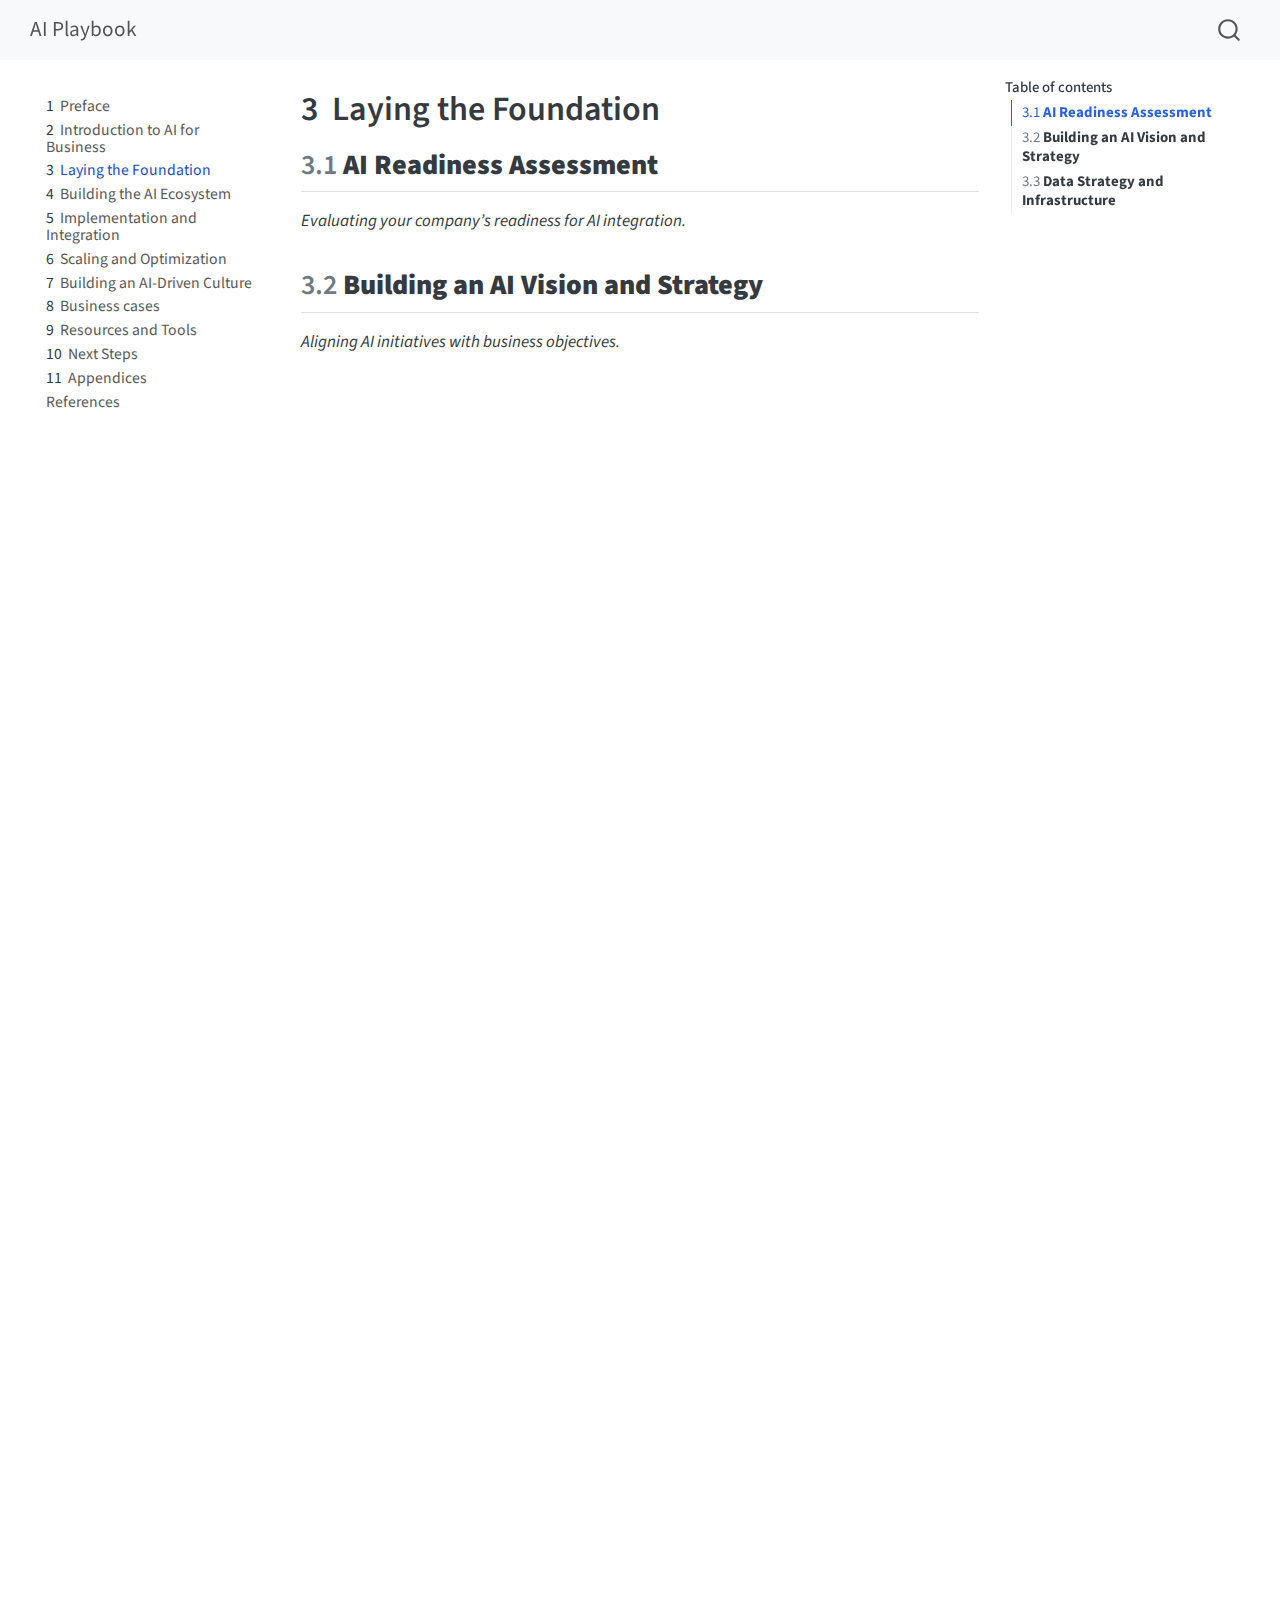
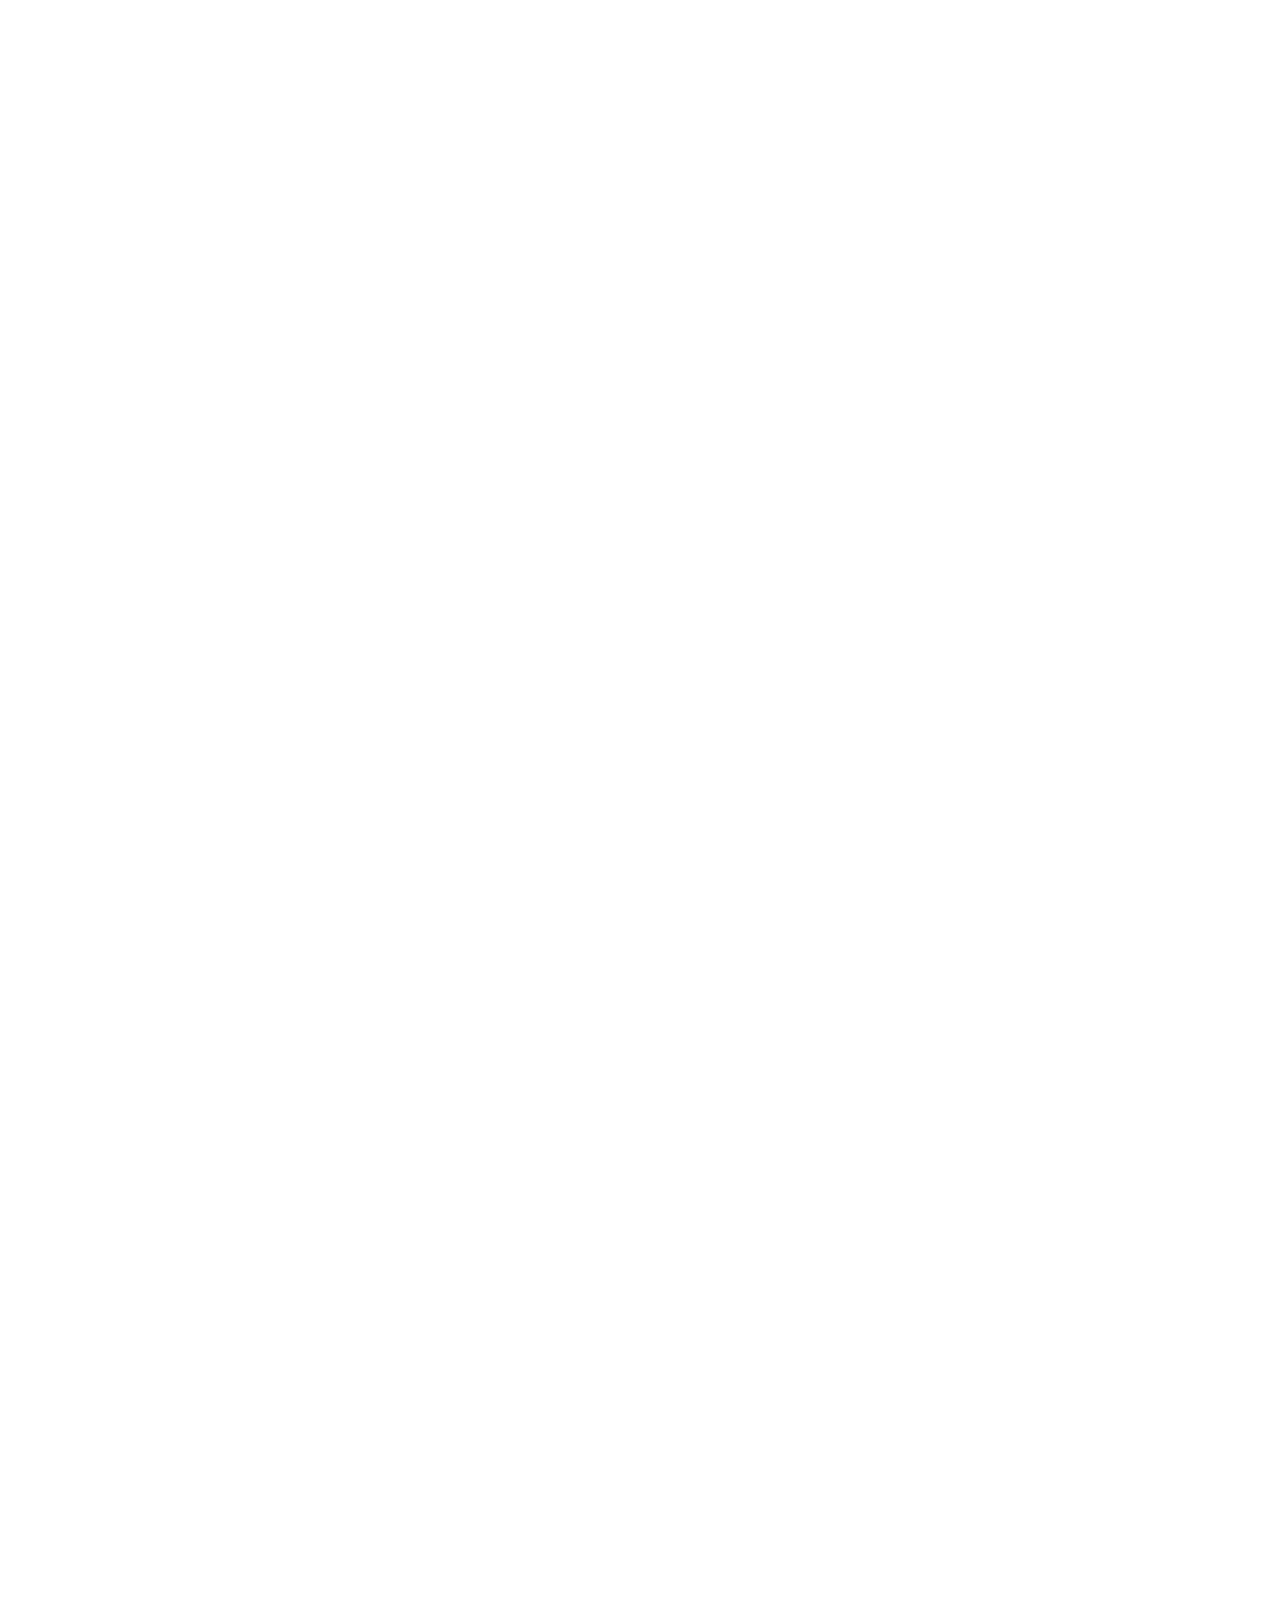
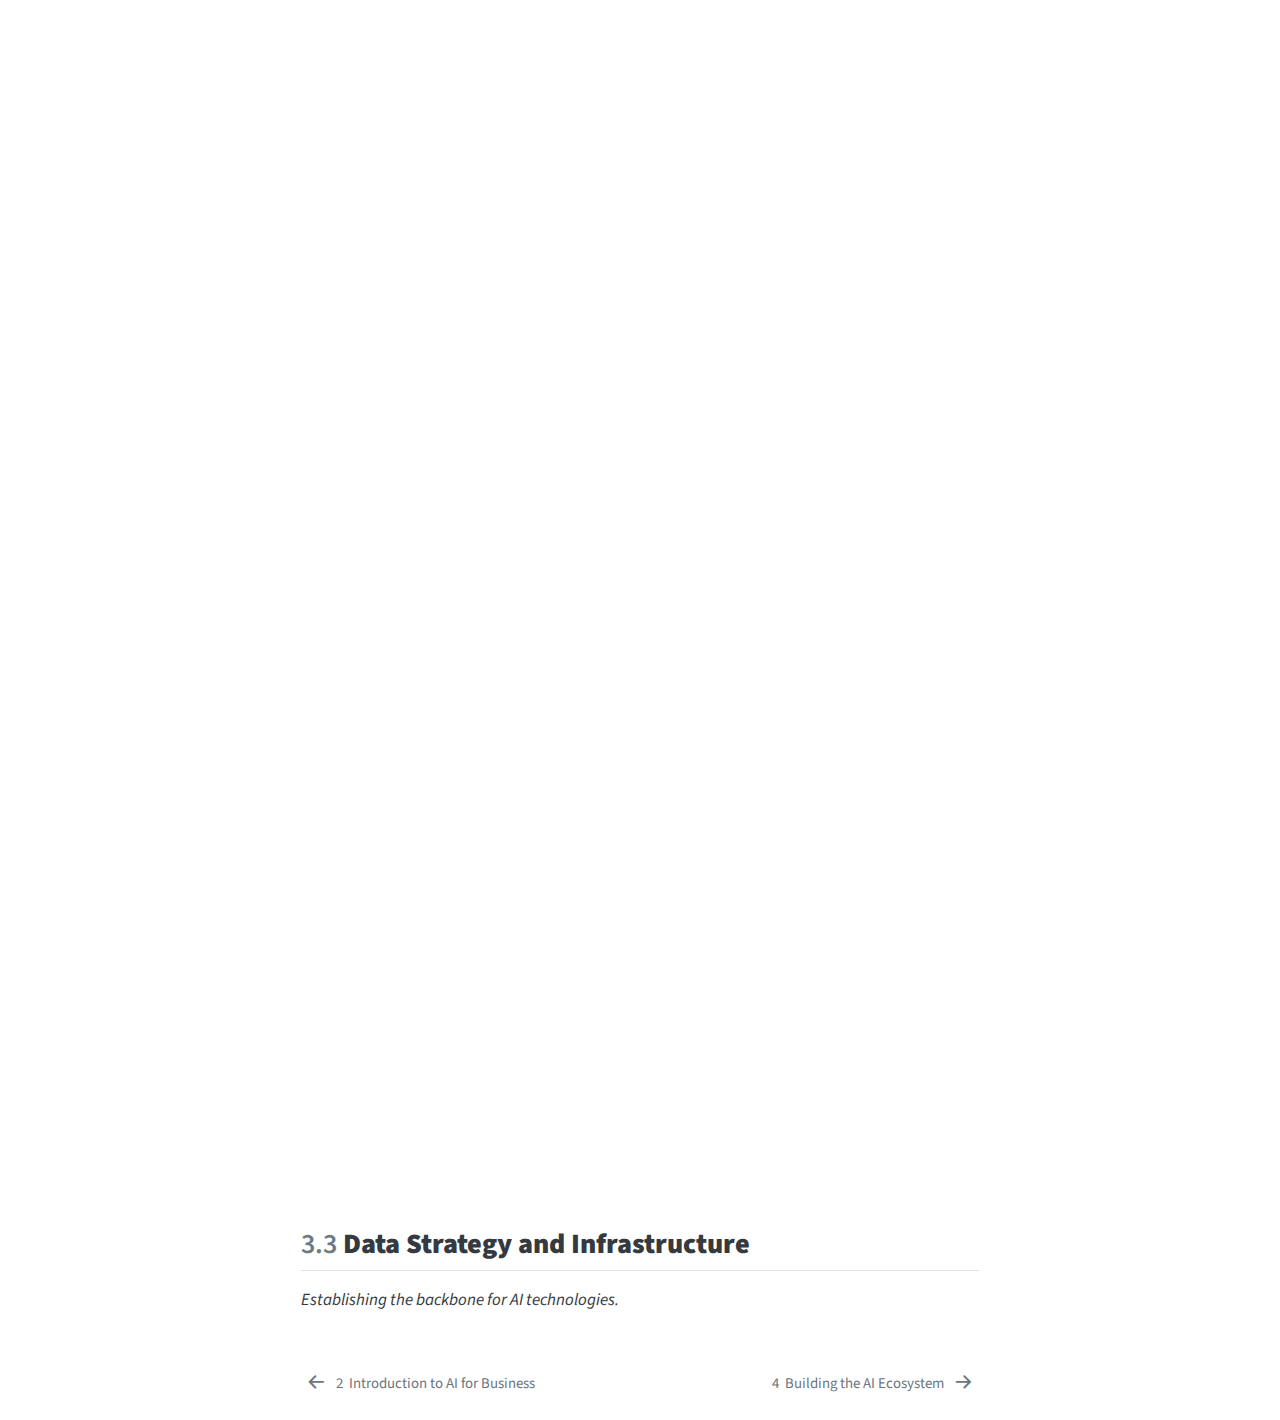
<file: book/content/foundation.html>
<!DOCTYPE html>
<html xmlns="http://www.w3.org/1999/xhtml" lang="en" xml:lang="en"><head>

<meta charset="utf-8">
<meta name="generator" content="quarto-1.4.551">

<meta name="viewport" content="width=device-width, initial-scale=1.0, user-scalable=yes">


<title>AI Playbook - 3&nbsp; Laying the Foundation</title>
<style>
code{white-space: pre-wrap;}
span.smallcaps{font-variant: small-caps;}
div.columns{display: flex; gap: min(4vw, 1.5em);}
div.column{flex: auto; overflow-x: auto;}
div.hanging-indent{margin-left: 1.5em; text-indent: -1.5em;}
ul.task-list{list-style: none;}
ul.task-list li input[type="checkbox"] {
  width: 0.8em;
  margin: 0 0.8em 0.2em -1em; /* quarto-specific, see https://github.com/quarto-dev/quarto-cli/issues/4556 */ 
  vertical-align: middle;
}
</style>


<script src="site_libs/quarto-nav/quarto-nav.js"></script>
<script src="site_libs/quarto-nav/headroom.min.js"></script>
<script src="site_libs/clipboard/clipboard.min.js"></script>
<script src="site_libs/quarto-search/autocomplete.umd.js"></script>
<script src="site_libs/quarto-search/fuse.min.js"></script>
<script src="site_libs/quarto-search/quarto-search.js"></script>
<meta name="quarto:offset" content="./">
<link href="./ecosystem.html" rel="next">
<link href="./intro.html" rel="prev">
<script src="site_libs/quarto-html/quarto.js"></script>
<script src="site_libs/quarto-html/popper.min.js"></script>
<script src="site_libs/quarto-html/tippy.umd.min.js"></script>
<script src="site_libs/quarto-html/anchor.min.js"></script>
<link href="site_libs/quarto-html/tippy.css" rel="stylesheet">
<link href="site_libs/quarto-html/quarto-syntax-highlighting.css" rel="stylesheet" id="quarto-text-highlighting-styles">
<script src="site_libs/bootstrap/bootstrap.min.js"></script>
<link href="site_libs/bootstrap/bootstrap-icons.css" rel="stylesheet">
<link href="site_libs/bootstrap/bootstrap.min.css" rel="stylesheet" id="quarto-bootstrap" data-mode="light">
<script id="quarto-search-options" type="application/json">{
  "location": "navbar",
  "copy-button": false,
  "collapse-after": 3,
  "panel-placement": "end",
  "type": "overlay",
  "limit": 50,
  "keyboard-shortcut": [
    "f",
    "/",
    "s"
  ],
  "show-item-context": false,
  "language": {
    "search-no-results-text": "No results",
    "search-matching-documents-text": "matching documents",
    "search-copy-link-title": "Copy link to search",
    "search-hide-matches-text": "Hide additional matches",
    "search-more-match-text": "more match in this document",
    "search-more-matches-text": "more matches in this document",
    "search-clear-button-title": "Clear",
    "search-text-placeholder": "",
    "search-detached-cancel-button-title": "Cancel",
    "search-submit-button-title": "Submit",
    "search-label": "Search"
  }
}</script>


</head>

<body class="nav-sidebar floating nav-fixed">

<div id="quarto-search-results"></div>
  <header id="quarto-header" class="headroom fixed-top">
    <nav class="navbar navbar-expand-lg " data-bs-theme="dark">
      <div class="navbar-container container-fluid">
      <div class="navbar-brand-container mx-auto">
    <a class="navbar-brand" href="./index.html">
    <span class="navbar-title">AI Playbook</span>
    </a>
  </div>
        <div class="quarto-navbar-tools tools-end">
</div>
          <div id="quarto-search" class="" title="Search"></div>
      </div> <!-- /container-fluid -->
    </nav>
  <nav class="quarto-secondary-nav">
    <div class="container-fluid d-flex">
      <button type="button" class="quarto-btn-toggle btn" data-bs-toggle="collapse" data-bs-target=".quarto-sidebar-collapse-item" aria-controls="quarto-sidebar" aria-expanded="false" aria-label="Toggle sidebar navigation" onclick="if (window.quartoToggleHeadroom) { window.quartoToggleHeadroom(); }">
        <i class="bi bi-layout-text-sidebar-reverse"></i>
      </button>
        <nav class="quarto-page-breadcrumbs" aria-label="breadcrumb"><ol class="breadcrumb"><li class="breadcrumb-item"><a href="./foundation.html"><span class="chapter-number">3</span>&nbsp; <span class="chapter-title">Laying the Foundation</span></a></li></ol></nav>
        <a class="flex-grow-1" role="button" data-bs-toggle="collapse" data-bs-target=".quarto-sidebar-collapse-item" aria-controls="quarto-sidebar" aria-expanded="false" aria-label="Toggle sidebar navigation" onclick="if (window.quartoToggleHeadroom) { window.quartoToggleHeadroom(); }">      
        </a>
    </div>
  </nav>
</header>
<!-- content -->
<div id="quarto-content" class="quarto-container page-columns page-rows-contents page-layout-article page-navbar">
<!-- sidebar -->
  <nav id="quarto-sidebar" class="sidebar collapse collapse-horizontal quarto-sidebar-collapse-item sidebar-navigation floating overflow-auto">
    <div class="sidebar-menu-container"> 
    <ul class="list-unstyled mt-1">
        <li class="sidebar-item">
  <div class="sidebar-item-container"> 
  <a href="./index.html" class="sidebar-item-text sidebar-link">
 <span class="menu-text"><span class="chapter-number">1</span>&nbsp; <span class="chapter-title">Preface</span></span></a>
  </div>
</li>
        <li class="sidebar-item">
  <div class="sidebar-item-container"> 
  <a href="./intro.html" class="sidebar-item-text sidebar-link">
 <span class="menu-text"><span class="chapter-number">2</span>&nbsp; <span class="chapter-title">Introduction to AI for Business</span></span></a>
  </div>
</li>
        <li class="sidebar-item">
  <div class="sidebar-item-container"> 
  <a href="./foundation.html" class="sidebar-item-text sidebar-link active">
 <span class="menu-text"><span class="chapter-number">3</span>&nbsp; <span class="chapter-title">Laying the Foundation</span></span></a>
  </div>
</li>
        <li class="sidebar-item">
  <div class="sidebar-item-container"> 
  <a href="./ecosystem.html" class="sidebar-item-text sidebar-link">
 <span class="menu-text"><span class="chapter-number">4</span>&nbsp; <span class="chapter-title">Building the AI Ecosystem</span></span></a>
  </div>
</li>
        <li class="sidebar-item">
  <div class="sidebar-item-container"> 
  <a href="./implementation.html" class="sidebar-item-text sidebar-link">
 <span class="menu-text"><span class="chapter-number">5</span>&nbsp; <span class="chapter-title">Implementation and Integration</span></span></a>
  </div>
</li>
        <li class="sidebar-item">
  <div class="sidebar-item-container"> 
  <a href="./scaling.html" class="sidebar-item-text sidebar-link">
 <span class="menu-text"><span class="chapter-number">6</span>&nbsp; <span class="chapter-title">Scaling and Optimization</span></span></a>
  </div>
</li>
        <li class="sidebar-item">
  <div class="sidebar-item-container"> 
  <a href="./aiculture.html" class="sidebar-item-text sidebar-link">
 <span class="menu-text"><span class="chapter-number">7</span>&nbsp; <span class="chapter-title">Building an AI-Driven Culture</span></span></a>
  </div>
</li>
        <li class="sidebar-item">
  <div class="sidebar-item-container"> 
  <a href="./businesscases.html" class="sidebar-item-text sidebar-link">
 <span class="menu-text"><span class="chapter-number">8</span>&nbsp; <span class="chapter-title">Business cases</span></span></a>
  </div>
</li>
        <li class="sidebar-item">
  <div class="sidebar-item-container"> 
  <a href="./resources.html" class="sidebar-item-text sidebar-link">
 <span class="menu-text"><span class="chapter-number">9</span>&nbsp; <span class="chapter-title">Resources and Tools</span></span></a>
  </div>
</li>
        <li class="sidebar-item">
  <div class="sidebar-item-container"> 
  <a href="./next.html" class="sidebar-item-text sidebar-link">
 <span class="menu-text"><span class="chapter-number">10</span>&nbsp; <span class="chapter-title">Next Steps</span></span></a>
  </div>
</li>
        <li class="sidebar-item">
  <div class="sidebar-item-container"> 
  <a href="./appendices.html" class="sidebar-item-text sidebar-link">
 <span class="menu-text"><span class="chapter-number">11</span>&nbsp; <span class="chapter-title">Appendices</span></span></a>
  </div>
</li>
        <li class="sidebar-item">
  <div class="sidebar-item-container"> 
  <a href="./references.html" class="sidebar-item-text sidebar-link">
 <span class="menu-text">References</span></a>
  </div>
</li>
    </ul>
    </div>
</nav>
<div id="quarto-sidebar-glass" class="quarto-sidebar-collapse-item" data-bs-toggle="collapse" data-bs-target=".quarto-sidebar-collapse-item"></div>
<!-- margin-sidebar -->
    <div id="quarto-margin-sidebar" class="sidebar margin-sidebar">
        <nav id="TOC" role="doc-toc" class="toc-active">
    <h2 id="toc-title">Table of contents</h2>
   
  <ul>
  <li><a href="#ai-readiness-assessment" id="toc-ai-readiness-assessment" class="nav-link active" data-scroll-target="#ai-readiness-assessment"><span class="header-section-number">3.1</span> <strong>AI Readiness Assessment</strong></a></li>
  <li><a href="#building-an-ai-vision-and-strategy" id="toc-building-an-ai-vision-and-strategy" class="nav-link" data-scroll-target="#building-an-ai-vision-and-strategy"><span class="header-section-number">3.2</span> <strong>Building an AI Vision and Strategy</strong></a></li>
  <li><a href="#data-strategy-and-infrastructure" id="toc-data-strategy-and-infrastructure" class="nav-link" data-scroll-target="#data-strategy-and-infrastructure"><span class="header-section-number">3.3</span> <strong>Data Strategy and Infrastructure</strong></a></li>
  </ul>
</nav>
    </div>
<!-- main -->
<main class="content" id="quarto-document-content">

<header id="title-block-header" class="quarto-title-block default">
<div class="quarto-title">
<h1 class="title"><span class="chapter-number">3</span>&nbsp; <span class="chapter-title">Laying the Foundation</span></h1>
</div>



<div class="quarto-title-meta">

    
  
    
  </div>
  


</header>


<section id="ai-readiness-assessment" class="level2" data-number="3.1">
<h2 data-number="3.1" class="anchored" data-anchor-id="ai-readiness-assessment"><span class="header-section-number">3.1</span> <strong>AI Readiness Assessment</strong></h2>
<p><em>Evaluating your company’s readiness for AI integration.</em></p>
</section>
<section id="building-an-ai-vision-and-strategy" class="level2" data-number="3.2">
<h2 data-number="3.2" class="anchored" data-anchor-id="building-an-ai-vision-and-strategy"><span class="header-section-number">3.2</span> <strong>Building an AI Vision and Strategy</strong></h2>
<p><em>Aligning AI initiatives with business objectives.</em></p>
<iframe src="https://docs.google.com/forms/d/e/1FAIpQLScadWaIoMeR63xQOHY_APzzXHAVKeHuuOUzjYe-uMJ24fO8EA/viewform?embedded=true" width="640" height="3995" frameborder="0" marginheight="0" marginwidth="0">Loading…</iframe>
</section>
<section id="data-strategy-and-infrastructure" class="level2" data-number="3.3">
<h2 data-number="3.3" class="anchored" data-anchor-id="data-strategy-and-infrastructure"><span class="header-section-number">3.3</span> <strong>Data Strategy and Infrastructure</strong></h2>
<p><em>Establishing the backbone for AI technologies.</em></p>


</section>

</main> <!-- /main -->
<script>
      // This code runs once the DOM is fully loaded
      
      document.addEventListener('DOMContentLoaded', function () {
      
        
            
      const cardsContainer = document.getElementById('cards-container');
      
      let data = [
    {
        title: "Billion Dollar Teams: The Future of an AI Powered Workforce | SXSW 2024",
        description: "The AI honeymoon is over, but its impact has barely begun. What happens when we no longer interact with AI on discrete tasks, but it's pervasive in our work? We’ll reach that reality faster than we did with the digital revolution. We’ll explore the ability and practices of AI-enabled individuals and teams to provide exponential value; This is the era of the billion-dollar team. We’ll show examples of how new team structures, workflows, and cultures are built, including several experiments within our own organization using AI to enhance employee productivity 10x and more on specific tasks.",
        type: "video",
        url: "https://www.youtube.com/embed/1MZoxuxAfTM?si=yIGPgkvrJ2R2AgQC"
    },
    {
        title: "What's next for AI agentic workflows ft. Andrew Ng of AI Fund",
        description: "Andrew Ng, founder of DeepLearning.AI and AI Fund, speaks at Sequoia Capital's AI Ascent about what's next for AI agentic workflows and their potential to significantly propel AI advancements—perhaps even surpassing the impact of the forthcoming generation of foundational models.",
        type: "video",
        url: "https://www.youtube.com/embed/sal78ACtGTc?si=H61Oyx1p4892tkOd"
    },
    {
        title: "What's next for AI agents ft. LangChain's Harrison Chase",
        description: "Harrison Chase, founder of LangChain, speaks at Sequoia Capital's AI Ascent about what's next for agents in AI and the evolution of using language model to interact with the external world. Harrison identifies three critical areas of development for the next generation of agents that would make them production-ready and more impactful in the real world: planning, user experience and memory.",
        type: "video",
        url: "https://www.youtube.com/embed/pBBe1pk8hf4?si=kU9i5J0i5QNy-KPd"
    },
    {
        title: "AI Transformation Playbook",
        description: "How to lead your company into the AI era.",
        type: "reading",
        imageUrl: "https://businessdatasolutions.github.io/ai-playbook/book/docs/LandingAI_Transformation_Playbook_11-19.png",
        readUrl: "https://businessdatasolutions.github.io/ai-playbook/book/docs/LandingAI_Transformation_Playbook_11-19.pdf"
    },
];

      data.forEach(item => {
          // Creating a column div
          const colDiv = document.createElement('div');
          colDiv.className = 'col-md-4 m-4';

          // Creating the card div
          const cardDiv = document.createElement('div');
          cardDiv.className = 'card';

          // Creating the card content
          let cardContent;
          if (item.type === 'video') {
              cardContent = `
                  <div class="ratio ratio-16x9">
                  <iframe src="${item.url}" frameborder="0" allow="accelerometer; autoplay; encrypted-media; gyroscope; picture-in-picture" allowfullscreen class="embed-responsive embed-responsive-16by9"></iframe>
                  </div>
              `;
          } else { // 'reading'
              cardContent = `
                  <a href=${item.readUrl} target="_blank"><img src=${item.imageUrl} class="card-img-top" alt="${item.title}"></a>
              `;
          }
          
          // Determine the footer class based on item.type
          let footerClass = item.type === 'video' ? 'bg-info' : 'bg-warning';
          
          cardContent += `
              <div class="card-body">
                  <h5 class="card-title">${item.title}</h5>
                  <p class="card-text">${item.description}</p>
              </div>
              <div class="card-footer ${footerClass}">
                  <small class="">${item.type.toUpperCase()}</small>
              </div>
          `;

          // Adding the content to the card and the card to the column div
          cardDiv.innerHTML = cardContent;
          colDiv.appendChild(cardDiv);

          // Adding the column to the cards container
          cardsContainer.appendChild(colDiv);
          });

        
    });
</script>
<script id="quarto-html-after-body" type="application/javascript">
window.document.addEventListener("DOMContentLoaded", function (event) {
  const toggleBodyColorMode = (bsSheetEl) => {
    const mode = bsSheetEl.getAttribute("data-mode");
    const bodyEl = window.document.querySelector("body");
    if (mode === "dark") {
      bodyEl.classList.add("quarto-dark");
      bodyEl.classList.remove("quarto-light");
    } else {
      bodyEl.classList.add("quarto-light");
      bodyEl.classList.remove("quarto-dark");
    }
  }
  const toggleBodyColorPrimary = () => {
    const bsSheetEl = window.document.querySelector("link#quarto-bootstrap");
    if (bsSheetEl) {
      toggleBodyColorMode(bsSheetEl);
    }
  }
  toggleBodyColorPrimary();  
  const icon = "";
  const anchorJS = new window.AnchorJS();
  anchorJS.options = {
    placement: 'right',
    icon: icon
  };
  anchorJS.add('.anchored');
  const isCodeAnnotation = (el) => {
    for (const clz of el.classList) {
      if (clz.startsWith('code-annotation-')) {                     
        return true;
      }
    }
    return false;
  }
  const clipboard = new window.ClipboardJS('.code-copy-button', {
    text: function(trigger) {
      const codeEl = trigger.previousElementSibling.cloneNode(true);
      for (const childEl of codeEl.children) {
        if (isCodeAnnotation(childEl)) {
          childEl.remove();
        }
      }
      return codeEl.innerText;
    }
  });
  clipboard.on('success', function(e) {
    // button target
    const button = e.trigger;
    // don't keep focus
    button.blur();
    // flash "checked"
    button.classList.add('code-copy-button-checked');
    var currentTitle = button.getAttribute("title");
    button.setAttribute("title", "Copied!");
    let tooltip;
    if (window.bootstrap) {
      button.setAttribute("data-bs-toggle", "tooltip");
      button.setAttribute("data-bs-placement", "left");
      button.setAttribute("data-bs-title", "Copied!");
      tooltip = new bootstrap.Tooltip(button, 
        { trigger: "manual", 
          customClass: "code-copy-button-tooltip",
          offset: [0, -8]});
      tooltip.show();    
    }
    setTimeout(function() {
      if (tooltip) {
        tooltip.hide();
        button.removeAttribute("data-bs-title");
        button.removeAttribute("data-bs-toggle");
        button.removeAttribute("data-bs-placement");
      }
      button.setAttribute("title", currentTitle);
      button.classList.remove('code-copy-button-checked');
    }, 1000);
    // clear code selection
    e.clearSelection();
  });
    var localhostRegex = new RegExp(/^(?:http|https):\/\/localhost\:?[0-9]*\//);
    var mailtoRegex = new RegExp(/^mailto:/);
      var filterRegex = new RegExp('/' + window.location.host + '/');
    var isInternal = (href) => {
        return filterRegex.test(href) || localhostRegex.test(href) || mailtoRegex.test(href);
    }
    // Inspect non-navigation links and adorn them if external
 	var links = window.document.querySelectorAll('a[href]:not(.nav-link):not(.navbar-brand):not(.toc-action):not(.sidebar-link):not(.sidebar-item-toggle):not(.pagination-link):not(.no-external):not([aria-hidden]):not(.dropdown-item):not(.quarto-navigation-tool)');
    for (var i=0; i<links.length; i++) {
      const link = links[i];
      if (!isInternal(link.href)) {
        // undo the damage that might have been done by quarto-nav.js in the case of
        // links that we want to consider external
        if (link.dataset.originalHref !== undefined) {
          link.href = link.dataset.originalHref;
        }
      }
    }
  function tippyHover(el, contentFn, onTriggerFn, onUntriggerFn) {
    const config = {
      allowHTML: true,
      maxWidth: 500,
      delay: 100,
      arrow: false,
      appendTo: function(el) {
          return el.parentElement;
      },
      interactive: true,
      interactiveBorder: 10,
      theme: 'quarto',
      placement: 'bottom-start',
    };
    if (contentFn) {
      config.content = contentFn;
    }
    if (onTriggerFn) {
      config.onTrigger = onTriggerFn;
    }
    if (onUntriggerFn) {
      config.onUntrigger = onUntriggerFn;
    }
    window.tippy(el, config); 
  }
  const noterefs = window.document.querySelectorAll('a[role="doc-noteref"]');
  for (var i=0; i<noterefs.length; i++) {
    const ref = noterefs[i];
    tippyHover(ref, function() {
      // use id or data attribute instead here
      let href = ref.getAttribute('data-footnote-href') || ref.getAttribute('href');
      try { href = new URL(href).hash; } catch {}
      const id = href.replace(/^#\/?/, "");
      const note = window.document.getElementById(id);
      if (note) {
        return note.innerHTML;
      } else {
        return "";
      }
    });
  }
  const xrefs = window.document.querySelectorAll('a.quarto-xref');
  const processXRef = (id, note) => {
    // Strip column container classes
    const stripColumnClz = (el) => {
      el.classList.remove("page-full", "page-columns");
      if (el.children) {
        for (const child of el.children) {
          stripColumnClz(child);
        }
      }
    }
    stripColumnClz(note)
    if (id === null || id.startsWith('sec-')) {
      // Special case sections, only their first couple elements
      const container = document.createElement("div");
      if (note.children && note.children.length > 2) {
        container.appendChild(note.children[0].cloneNode(true));
        for (let i = 1; i < note.children.length; i++) {
          const child = note.children[i];
          if (child.tagName === "P" && child.innerText === "") {
            continue;
          } else {
            container.appendChild(child.cloneNode(true));
            break;
          }
        }
        if (window.Quarto?.typesetMath) {
          window.Quarto.typesetMath(container);
        }
        return container.innerHTML
      } else {
        if (window.Quarto?.typesetMath) {
          window.Quarto.typesetMath(note);
        }
        return note.innerHTML;
      }
    } else {
      // Remove any anchor links if they are present
      const anchorLink = note.querySelector('a.anchorjs-link');
      if (anchorLink) {
        anchorLink.remove();
      }
      if (window.Quarto?.typesetMath) {
        window.Quarto.typesetMath(note);
      }
      // TODO in 1.5, we should make sure this works without a callout special case
      if (note.classList.contains("callout")) {
        return note.outerHTML;
      } else {
        return note.innerHTML;
      }
    }
  }
  for (var i=0; i<xrefs.length; i++) {
    const xref = xrefs[i];
    tippyHover(xref, undefined, function(instance) {
      instance.disable();
      let url = xref.getAttribute('href');
      let hash = undefined; 
      if (url.startsWith('#')) {
        hash = url;
      } else {
        try { hash = new URL(url).hash; } catch {}
      }
      if (hash) {
        const id = hash.replace(/^#\/?/, "");
        const note = window.document.getElementById(id);
        if (note !== null) {
          try {
            const html = processXRef(id, note.cloneNode(true));
            instance.setContent(html);
          } finally {
            instance.enable();
            instance.show();
          }
        } else {
          // See if we can fetch this
          fetch(url.split('#')[0])
          .then(res => res.text())
          .then(html => {
            const parser = new DOMParser();
            const htmlDoc = parser.parseFromString(html, "text/html");
            const note = htmlDoc.getElementById(id);
            if (note !== null) {
              const html = processXRef(id, note);
              instance.setContent(html);
            } 
          }).finally(() => {
            instance.enable();
            instance.show();
          });
        }
      } else {
        // See if we can fetch a full url (with no hash to target)
        // This is a special case and we should probably do some content thinning / targeting
        fetch(url)
        .then(res => res.text())
        .then(html => {
          const parser = new DOMParser();
          const htmlDoc = parser.parseFromString(html, "text/html");
          const note = htmlDoc.querySelector('main.content');
          if (note !== null) {
            // This should only happen for chapter cross references
            // (since there is no id in the URL)
            // remove the first header
            if (note.children.length > 0 && note.children[0].tagName === "HEADER") {
              note.children[0].remove();
            }
            const html = processXRef(null, note);
            instance.setContent(html);
          } 
        }).finally(() => {
          instance.enable();
          instance.show();
        });
      }
    }, function(instance) {
    });
  }
      let selectedAnnoteEl;
      const selectorForAnnotation = ( cell, annotation) => {
        let cellAttr = 'data-code-cell="' + cell + '"';
        let lineAttr = 'data-code-annotation="' +  annotation + '"';
        const selector = 'span[' + cellAttr + '][' + lineAttr + ']';
        return selector;
      }
      const selectCodeLines = (annoteEl) => {
        const doc = window.document;
        const targetCell = annoteEl.getAttribute("data-target-cell");
        const targetAnnotation = annoteEl.getAttribute("data-target-annotation");
        const annoteSpan = window.document.querySelector(selectorForAnnotation(targetCell, targetAnnotation));
        const lines = annoteSpan.getAttribute("data-code-lines").split(",");
        const lineIds = lines.map((line) => {
          return targetCell + "-" + line;
        })
        let top = null;
        let height = null;
        let parent = null;
        if (lineIds.length > 0) {
            //compute the position of the single el (top and bottom and make a div)
            const el = window.document.getElementById(lineIds[0]);
            top = el.offsetTop;
            height = el.offsetHeight;
            parent = el.parentElement.parentElement;
          if (lineIds.length > 1) {
            const lastEl = window.document.getElementById(lineIds[lineIds.length - 1]);
            const bottom = lastEl.offsetTop + lastEl.offsetHeight;
            height = bottom - top;
          }
          if (top !== null && height !== null && parent !== null) {
            // cook up a div (if necessary) and position it 
            let div = window.document.getElementById("code-annotation-line-highlight");
            if (div === null) {
              div = window.document.createElement("div");
              div.setAttribute("id", "code-annotation-line-highlight");
              div.style.position = 'absolute';
              parent.appendChild(div);
            }
            div.style.top = top - 2 + "px";
            div.style.height = height + 4 + "px";
            div.style.left = 0;
            let gutterDiv = window.document.getElementById("code-annotation-line-highlight-gutter");
            if (gutterDiv === null) {
              gutterDiv = window.document.createElement("div");
              gutterDiv.setAttribute("id", "code-annotation-line-highlight-gutter");
              gutterDiv.style.position = 'absolute';
              const codeCell = window.document.getElementById(targetCell);
              const gutter = codeCell.querySelector('.code-annotation-gutter');
              gutter.appendChild(gutterDiv);
            }
            gutterDiv.style.top = top - 2 + "px";
            gutterDiv.style.height = height + 4 + "px";
          }
          selectedAnnoteEl = annoteEl;
        }
      };
      const unselectCodeLines = () => {
        const elementsIds = ["code-annotation-line-highlight", "code-annotation-line-highlight-gutter"];
        elementsIds.forEach((elId) => {
          const div = window.document.getElementById(elId);
          if (div) {
            div.remove();
          }
        });
        selectedAnnoteEl = undefined;
      };
        // Handle positioning of the toggle
    window.addEventListener(
      "resize",
      throttle(() => {
        elRect = undefined;
        if (selectedAnnoteEl) {
          selectCodeLines(selectedAnnoteEl);
        }
      }, 10)
    );
    function throttle(fn, ms) {
    let throttle = false;
    let timer;
      return (...args) => {
        if(!throttle) { // first call gets through
            fn.apply(this, args);
            throttle = true;
        } else { // all the others get throttled
            if(timer) clearTimeout(timer); // cancel #2
            timer = setTimeout(() => {
              fn.apply(this, args);
              timer = throttle = false;
            }, ms);
        }
      };
    }
      // Attach click handler to the DT
      const annoteDls = window.document.querySelectorAll('dt[data-target-cell]');
      for (const annoteDlNode of annoteDls) {
        annoteDlNode.addEventListener('click', (event) => {
          const clickedEl = event.target;
          if (clickedEl !== selectedAnnoteEl) {
            unselectCodeLines();
            const activeEl = window.document.querySelector('dt[data-target-cell].code-annotation-active');
            if (activeEl) {
              activeEl.classList.remove('code-annotation-active');
            }
            selectCodeLines(clickedEl);
            clickedEl.classList.add('code-annotation-active');
          } else {
            // Unselect the line
            unselectCodeLines();
            clickedEl.classList.remove('code-annotation-active');
          }
        });
      }
  const findCites = (el) => {
    const parentEl = el.parentElement;
    if (parentEl) {
      const cites = parentEl.dataset.cites;
      if (cites) {
        return {
          el,
          cites: cites.split(' ')
        };
      } else {
        return findCites(el.parentElement)
      }
    } else {
      return undefined;
    }
  };
  var bibliorefs = window.document.querySelectorAll('a[role="doc-biblioref"]');
  for (var i=0; i<bibliorefs.length; i++) {
    const ref = bibliorefs[i];
    const citeInfo = findCites(ref);
    if (citeInfo) {
      tippyHover(citeInfo.el, function() {
        var popup = window.document.createElement('div');
        citeInfo.cites.forEach(function(cite) {
          var citeDiv = window.document.createElement('div');
          citeDiv.classList.add('hanging-indent');
          citeDiv.classList.add('csl-entry');
          var biblioDiv = window.document.getElementById('ref-' + cite);
          if (biblioDiv) {
            citeDiv.innerHTML = biblioDiv.innerHTML;
          }
          popup.appendChild(citeDiv);
        });
        return popup.innerHTML;
      });
    }
  }
});
</script>
<nav class="page-navigation">
  <div class="nav-page nav-page-previous">
      <a href="./intro.html" class="pagination-link" aria-label="Introduction to AI for Business">
        <i class="bi bi-arrow-left-short"></i> <span class="nav-page-text"><span class="chapter-number">2</span>&nbsp; <span class="chapter-title">Introduction to AI for Business</span></span>
      </a>          
  </div>
  <div class="nav-page nav-page-next">
      <a href="./ecosystem.html" class="pagination-link" aria-label="Building the AI Ecosystem">
        <span class="nav-page-text"><span class="chapter-number">4</span>&nbsp; <span class="chapter-title">Building the AI Ecosystem</span></span> <i class="bi bi-arrow-right-short"></i>
      </a>
  </div>
</nav>
</div> <!-- /content -->




</body></html>
</file>
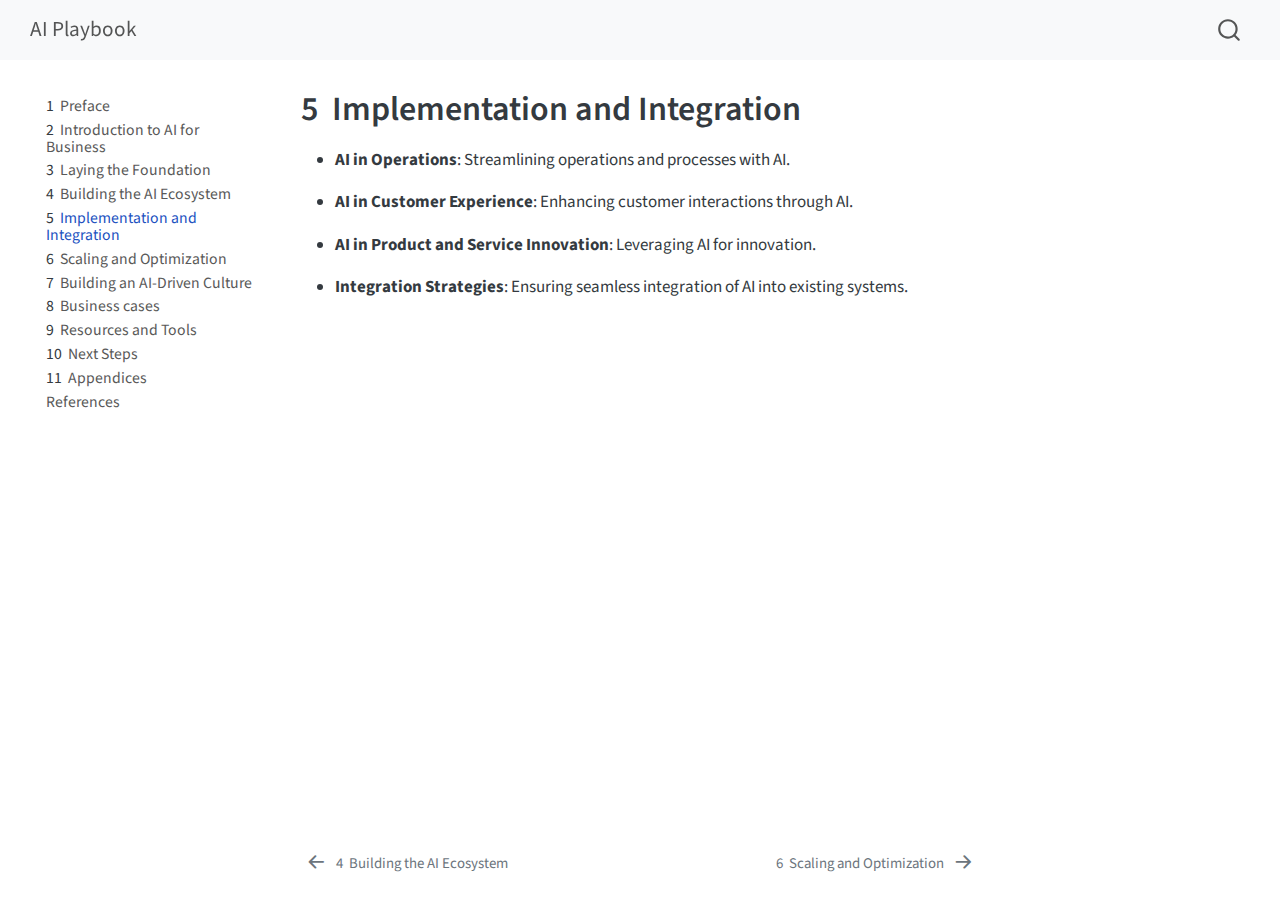
<file: book/content/implementation.html>
<!DOCTYPE html>
<html xmlns="http://www.w3.org/1999/xhtml" lang="en" xml:lang="en"><head>

<meta charset="utf-8">
<meta name="generator" content="quarto-1.4.551">

<meta name="viewport" content="width=device-width, initial-scale=1.0, user-scalable=yes">


<title>AI Playbook - 5&nbsp; Implementation and Integration</title>
<style>
code{white-space: pre-wrap;}
span.smallcaps{font-variant: small-caps;}
div.columns{display: flex; gap: min(4vw, 1.5em);}
div.column{flex: auto; overflow-x: auto;}
div.hanging-indent{margin-left: 1.5em; text-indent: -1.5em;}
ul.task-list{list-style: none;}
ul.task-list li input[type="checkbox"] {
  width: 0.8em;
  margin: 0 0.8em 0.2em -1em; /* quarto-specific, see https://github.com/quarto-dev/quarto-cli/issues/4556 */ 
  vertical-align: middle;
}
</style>


<script src="site_libs/quarto-nav/quarto-nav.js"></script>
<script src="site_libs/quarto-nav/headroom.min.js"></script>
<script src="site_libs/clipboard/clipboard.min.js"></script>
<script src="site_libs/quarto-search/autocomplete.umd.js"></script>
<script src="site_libs/quarto-search/fuse.min.js"></script>
<script src="site_libs/quarto-search/quarto-search.js"></script>
<meta name="quarto:offset" content="./">
<link href="./scaling.html" rel="next">
<link href="./ecosystem.html" rel="prev">
<script src="site_libs/quarto-html/quarto.js"></script>
<script src="site_libs/quarto-html/popper.min.js"></script>
<script src="site_libs/quarto-html/tippy.umd.min.js"></script>
<script src="site_libs/quarto-html/anchor.min.js"></script>
<link href="site_libs/quarto-html/tippy.css" rel="stylesheet">
<link href="site_libs/quarto-html/quarto-syntax-highlighting.css" rel="stylesheet" id="quarto-text-highlighting-styles">
<script src="site_libs/bootstrap/bootstrap.min.js"></script>
<link href="site_libs/bootstrap/bootstrap-icons.css" rel="stylesheet">
<link href="site_libs/bootstrap/bootstrap.min.css" rel="stylesheet" id="quarto-bootstrap" data-mode="light">
<script id="quarto-search-options" type="application/json">{
  "location": "navbar",
  "copy-button": false,
  "collapse-after": 3,
  "panel-placement": "end",
  "type": "overlay",
  "limit": 50,
  "keyboard-shortcut": [
    "f",
    "/",
    "s"
  ],
  "show-item-context": false,
  "language": {
    "search-no-results-text": "No results",
    "search-matching-documents-text": "matching documents",
    "search-copy-link-title": "Copy link to search",
    "search-hide-matches-text": "Hide additional matches",
    "search-more-match-text": "more match in this document",
    "search-more-matches-text": "more matches in this document",
    "search-clear-button-title": "Clear",
    "search-text-placeholder": "",
    "search-detached-cancel-button-title": "Cancel",
    "search-submit-button-title": "Submit",
    "search-label": "Search"
  }
}</script>


</head>

<body class="nav-sidebar floating nav-fixed">

<div id="quarto-search-results"></div>
  <header id="quarto-header" class="headroom fixed-top">
    <nav class="navbar navbar-expand-lg " data-bs-theme="dark">
      <div class="navbar-container container-fluid">
      <div class="navbar-brand-container mx-auto">
    <a class="navbar-brand" href="./index.html">
    <span class="navbar-title">AI Playbook</span>
    </a>
  </div>
        <div class="quarto-navbar-tools tools-end">
</div>
          <div id="quarto-search" class="" title="Search"></div>
      </div> <!-- /container-fluid -->
    </nav>
  <nav class="quarto-secondary-nav">
    <div class="container-fluid d-flex">
      <button type="button" class="quarto-btn-toggle btn" data-bs-toggle="collapse" data-bs-target=".quarto-sidebar-collapse-item" aria-controls="quarto-sidebar" aria-expanded="false" aria-label="Toggle sidebar navigation" onclick="if (window.quartoToggleHeadroom) { window.quartoToggleHeadroom(); }">
        <i class="bi bi-layout-text-sidebar-reverse"></i>
      </button>
        <nav class="quarto-page-breadcrumbs" aria-label="breadcrumb"><ol class="breadcrumb"><li class="breadcrumb-item"><a href="./implementation.html"><span class="chapter-number">5</span>&nbsp; <span class="chapter-title">Implementation and Integration</span></a></li></ol></nav>
        <a class="flex-grow-1" role="button" data-bs-toggle="collapse" data-bs-target=".quarto-sidebar-collapse-item" aria-controls="quarto-sidebar" aria-expanded="false" aria-label="Toggle sidebar navigation" onclick="if (window.quartoToggleHeadroom) { window.quartoToggleHeadroom(); }">      
        </a>
    </div>
  </nav>
</header>
<!-- content -->
<div id="quarto-content" class="quarto-container page-columns page-rows-contents page-layout-article page-navbar">
<!-- sidebar -->
  <nav id="quarto-sidebar" class="sidebar collapse collapse-horizontal quarto-sidebar-collapse-item sidebar-navigation floating overflow-auto">
    <div class="sidebar-menu-container"> 
    <ul class="list-unstyled mt-1">
        <li class="sidebar-item">
  <div class="sidebar-item-container"> 
  <a href="./index.html" class="sidebar-item-text sidebar-link">
 <span class="menu-text"><span class="chapter-number">1</span>&nbsp; <span class="chapter-title">Preface</span></span></a>
  </div>
</li>
        <li class="sidebar-item">
  <div class="sidebar-item-container"> 
  <a href="./intro.html" class="sidebar-item-text sidebar-link">
 <span class="menu-text"><span class="chapter-number">2</span>&nbsp; <span class="chapter-title">Introduction to AI for Business</span></span></a>
  </div>
</li>
        <li class="sidebar-item">
  <div class="sidebar-item-container"> 
  <a href="./foundation.html" class="sidebar-item-text sidebar-link">
 <span class="menu-text"><span class="chapter-number">3</span>&nbsp; <span class="chapter-title">Laying the Foundation</span></span></a>
  </div>
</li>
        <li class="sidebar-item">
  <div class="sidebar-item-container"> 
  <a href="./ecosystem.html" class="sidebar-item-text sidebar-link">
 <span class="menu-text"><span class="chapter-number">4</span>&nbsp; <span class="chapter-title">Building the AI Ecosystem</span></span></a>
  </div>
</li>
        <li class="sidebar-item">
  <div class="sidebar-item-container"> 
  <a href="./implementation.html" class="sidebar-item-text sidebar-link active">
 <span class="menu-text"><span class="chapter-number">5</span>&nbsp; <span class="chapter-title">Implementation and Integration</span></span></a>
  </div>
</li>
        <li class="sidebar-item">
  <div class="sidebar-item-container"> 
  <a href="./scaling.html" class="sidebar-item-text sidebar-link">
 <span class="menu-text"><span class="chapter-number">6</span>&nbsp; <span class="chapter-title">Scaling and Optimization</span></span></a>
  </div>
</li>
        <li class="sidebar-item">
  <div class="sidebar-item-container"> 
  <a href="./aiculture.html" class="sidebar-item-text sidebar-link">
 <span class="menu-text"><span class="chapter-number">7</span>&nbsp; <span class="chapter-title">Building an AI-Driven Culture</span></span></a>
  </div>
</li>
        <li class="sidebar-item">
  <div class="sidebar-item-container"> 
  <a href="./businesscases.html" class="sidebar-item-text sidebar-link">
 <span class="menu-text"><span class="chapter-number">8</span>&nbsp; <span class="chapter-title">Business cases</span></span></a>
  </div>
</li>
        <li class="sidebar-item">
  <div class="sidebar-item-container"> 
  <a href="./resources.html" class="sidebar-item-text sidebar-link">
 <span class="menu-text"><span class="chapter-number">9</span>&nbsp; <span class="chapter-title">Resources and Tools</span></span></a>
  </div>
</li>
        <li class="sidebar-item">
  <div class="sidebar-item-container"> 
  <a href="./next.html" class="sidebar-item-text sidebar-link">
 <span class="menu-text"><span class="chapter-number">10</span>&nbsp; <span class="chapter-title">Next Steps</span></span></a>
  </div>
</li>
        <li class="sidebar-item">
  <div class="sidebar-item-container"> 
  <a href="./appendices.html" class="sidebar-item-text sidebar-link">
 <span class="menu-text"><span class="chapter-number">11</span>&nbsp; <span class="chapter-title">Appendices</span></span></a>
  </div>
</li>
        <li class="sidebar-item">
  <div class="sidebar-item-container"> 
  <a href="./references.html" class="sidebar-item-text sidebar-link">
 <span class="menu-text">References</span></a>
  </div>
</li>
    </ul>
    </div>
</nav>
<div id="quarto-sidebar-glass" class="quarto-sidebar-collapse-item" data-bs-toggle="collapse" data-bs-target=".quarto-sidebar-collapse-item"></div>
<!-- margin-sidebar -->
    <div id="quarto-margin-sidebar" class="sidebar margin-sidebar">
        
    </div>
<!-- main -->
<main class="content" id="quarto-document-content">

<header id="title-block-header" class="quarto-title-block default">
<div class="quarto-title">
<h1 class="title"><span class="chapter-number">5</span>&nbsp; <span class="chapter-title">Implementation and Integration</span></h1>
</div>



<div class="quarto-title-meta">

    
  
    
  </div>
  


</header>


<ul>
<li><p><strong>AI in Operations</strong>: Streamlining operations and processes with AI.</p></li>
<li><p><strong>AI in Customer Experience</strong>: Enhancing customer interactions through AI.</p></li>
<li><p><strong>AI in Product and Service Innovation</strong>: Leveraging AI for innovation.</p></li>
<li><p><strong>Integration Strategies</strong>: Ensuring seamless integration of AI into existing systems.</p></li>
</ul>



</main> <!-- /main -->
<script>
      // This code runs once the DOM is fully loaded
      
      document.addEventListener('DOMContentLoaded', function () {
      
        
            
      const cardsContainer = document.getElementById('cards-container');
      
      let data = [
    {
        title: "Billion Dollar Teams: The Future of an AI Powered Workforce | SXSW 2024",
        description: "The AI honeymoon is over, but its impact has barely begun. What happens when we no longer interact with AI on discrete tasks, but it's pervasive in our work? We’ll reach that reality faster than we did with the digital revolution. We’ll explore the ability and practices of AI-enabled individuals and teams to provide exponential value; This is the era of the billion-dollar team. We’ll show examples of how new team structures, workflows, and cultures are built, including several experiments within our own organization using AI to enhance employee productivity 10x and more on specific tasks.",
        type: "video",
        url: "https://www.youtube.com/embed/1MZoxuxAfTM?si=yIGPgkvrJ2R2AgQC"
    },
    {
        title: "What's next for AI agentic workflows ft. Andrew Ng of AI Fund",
        description: "Andrew Ng, founder of DeepLearning.AI and AI Fund, speaks at Sequoia Capital's AI Ascent about what's next for AI agentic workflows and their potential to significantly propel AI advancements—perhaps even surpassing the impact of the forthcoming generation of foundational models.",
        type: "video",
        url: "https://www.youtube.com/embed/sal78ACtGTc?si=H61Oyx1p4892tkOd"
    },
    {
        title: "What's next for AI agents ft. LangChain's Harrison Chase",
        description: "Harrison Chase, founder of LangChain, speaks at Sequoia Capital's AI Ascent about what's next for agents in AI and the evolution of using language model to interact with the external world. Harrison identifies three critical areas of development for the next generation of agents that would make them production-ready and more impactful in the real world: planning, user experience and memory.",
        type: "video",
        url: "https://www.youtube.com/embed/pBBe1pk8hf4?si=kU9i5J0i5QNy-KPd"
    },
    {
        title: "AI Transformation Playbook",
        description: "How to lead your company into the AI era.",
        type: "reading",
        imageUrl: "https://businessdatasolutions.github.io/ai-playbook/book/docs/LandingAI_Transformation_Playbook_11-19.png",
        readUrl: "https://businessdatasolutions.github.io/ai-playbook/book/docs/LandingAI_Transformation_Playbook_11-19.pdf"
    },
];

      data.forEach(item => {
          // Creating a column div
          const colDiv = document.createElement('div');
          colDiv.className = 'col-md-4 m-4';

          // Creating the card div
          const cardDiv = document.createElement('div');
          cardDiv.className = 'card';

          // Creating the card content
          let cardContent;
          if (item.type === 'video') {
              cardContent = `
                  <div class="ratio ratio-16x9">
                  <iframe src="${item.url}" frameborder="0" allow="accelerometer; autoplay; encrypted-media; gyroscope; picture-in-picture" allowfullscreen class="embed-responsive embed-responsive-16by9"></iframe>
                  </div>
              `;
          } else { // 'reading'
              cardContent = `
                  <a href=${item.readUrl} target="_blank"><img src=${item.imageUrl} class="card-img-top" alt="${item.title}"></a>
              `;
          }
          
          // Determine the footer class based on item.type
          let footerClass = item.type === 'video' ? 'bg-info' : 'bg-warning';
          
          cardContent += `
              <div class="card-body">
                  <h5 class="card-title">${item.title}</h5>
                  <p class="card-text">${item.description}</p>
              </div>
              <div class="card-footer ${footerClass}">
                  <small class="">${item.type.toUpperCase()}</small>
              </div>
          `;

          // Adding the content to the card and the card to the column div
          cardDiv.innerHTML = cardContent;
          colDiv.appendChild(cardDiv);

          // Adding the column to the cards container
          cardsContainer.appendChild(colDiv);
          });

        
    });
</script>
<script id="quarto-html-after-body" type="application/javascript">
window.document.addEventListener("DOMContentLoaded", function (event) {
  const toggleBodyColorMode = (bsSheetEl) => {
    const mode = bsSheetEl.getAttribute("data-mode");
    const bodyEl = window.document.querySelector("body");
    if (mode === "dark") {
      bodyEl.classList.add("quarto-dark");
      bodyEl.classList.remove("quarto-light");
    } else {
      bodyEl.classList.add("quarto-light");
      bodyEl.classList.remove("quarto-dark");
    }
  }
  const toggleBodyColorPrimary = () => {
    const bsSheetEl = window.document.querySelector("link#quarto-bootstrap");
    if (bsSheetEl) {
      toggleBodyColorMode(bsSheetEl);
    }
  }
  toggleBodyColorPrimary();  
  const icon = "";
  const anchorJS = new window.AnchorJS();
  anchorJS.options = {
    placement: 'right',
    icon: icon
  };
  anchorJS.add('.anchored');
  const isCodeAnnotation = (el) => {
    for (const clz of el.classList) {
      if (clz.startsWith('code-annotation-')) {                     
        return true;
      }
    }
    return false;
  }
  const clipboard = new window.ClipboardJS('.code-copy-button', {
    text: function(trigger) {
      const codeEl = trigger.previousElementSibling.cloneNode(true);
      for (const childEl of codeEl.children) {
        if (isCodeAnnotation(childEl)) {
          childEl.remove();
        }
      }
      return codeEl.innerText;
    }
  });
  clipboard.on('success', function(e) {
    // button target
    const button = e.trigger;
    // don't keep focus
    button.blur();
    // flash "checked"
    button.classList.add('code-copy-button-checked');
    var currentTitle = button.getAttribute("title");
    button.setAttribute("title", "Copied!");
    let tooltip;
    if (window.bootstrap) {
      button.setAttribute("data-bs-toggle", "tooltip");
      button.setAttribute("data-bs-placement", "left");
      button.setAttribute("data-bs-title", "Copied!");
      tooltip = new bootstrap.Tooltip(button, 
        { trigger: "manual", 
          customClass: "code-copy-button-tooltip",
          offset: [0, -8]});
      tooltip.show();    
    }
    setTimeout(function() {
      if (tooltip) {
        tooltip.hide();
        button.removeAttribute("data-bs-title");
        button.removeAttribute("data-bs-toggle");
        button.removeAttribute("data-bs-placement");
      }
      button.setAttribute("title", currentTitle);
      button.classList.remove('code-copy-button-checked');
    }, 1000);
    // clear code selection
    e.clearSelection();
  });
    var localhostRegex = new RegExp(/^(?:http|https):\/\/localhost\:?[0-9]*\//);
    var mailtoRegex = new RegExp(/^mailto:/);
      var filterRegex = new RegExp('/' + window.location.host + '/');
    var isInternal = (href) => {
        return filterRegex.test(href) || localhostRegex.test(href) || mailtoRegex.test(href);
    }
    // Inspect non-navigation links and adorn them if external
 	var links = window.document.querySelectorAll('a[href]:not(.nav-link):not(.navbar-brand):not(.toc-action):not(.sidebar-link):not(.sidebar-item-toggle):not(.pagination-link):not(.no-external):not([aria-hidden]):not(.dropdown-item):not(.quarto-navigation-tool)');
    for (var i=0; i<links.length; i++) {
      const link = links[i];
      if (!isInternal(link.href)) {
        // undo the damage that might have been done by quarto-nav.js in the case of
        // links that we want to consider external
        if (link.dataset.originalHref !== undefined) {
          link.href = link.dataset.originalHref;
        }
      }
    }
  function tippyHover(el, contentFn, onTriggerFn, onUntriggerFn) {
    const config = {
      allowHTML: true,
      maxWidth: 500,
      delay: 100,
      arrow: false,
      appendTo: function(el) {
          return el.parentElement;
      },
      interactive: true,
      interactiveBorder: 10,
      theme: 'quarto',
      placement: 'bottom-start',
    };
    if (contentFn) {
      config.content = contentFn;
    }
    if (onTriggerFn) {
      config.onTrigger = onTriggerFn;
    }
    if (onUntriggerFn) {
      config.onUntrigger = onUntriggerFn;
    }
    window.tippy(el, config); 
  }
  const noterefs = window.document.querySelectorAll('a[role="doc-noteref"]');
  for (var i=0; i<noterefs.length; i++) {
    const ref = noterefs[i];
    tippyHover(ref, function() {
      // use id or data attribute instead here
      let href = ref.getAttribute('data-footnote-href') || ref.getAttribute('href');
      try { href = new URL(href).hash; } catch {}
      const id = href.replace(/^#\/?/, "");
      const note = window.document.getElementById(id);
      if (note) {
        return note.innerHTML;
      } else {
        return "";
      }
    });
  }
  const xrefs = window.document.querySelectorAll('a.quarto-xref');
  const processXRef = (id, note) => {
    // Strip column container classes
    const stripColumnClz = (el) => {
      el.classList.remove("page-full", "page-columns");
      if (el.children) {
        for (const child of el.children) {
          stripColumnClz(child);
        }
      }
    }
    stripColumnClz(note)
    if (id === null || id.startsWith('sec-')) {
      // Special case sections, only their first couple elements
      const container = document.createElement("div");
      if (note.children && note.children.length > 2) {
        container.appendChild(note.children[0].cloneNode(true));
        for (let i = 1; i < note.children.length; i++) {
          const child = note.children[i];
          if (child.tagName === "P" && child.innerText === "") {
            continue;
          } else {
            container.appendChild(child.cloneNode(true));
            break;
          }
        }
        if (window.Quarto?.typesetMath) {
          window.Quarto.typesetMath(container);
        }
        return container.innerHTML
      } else {
        if (window.Quarto?.typesetMath) {
          window.Quarto.typesetMath(note);
        }
        return note.innerHTML;
      }
    } else {
      // Remove any anchor links if they are present
      const anchorLink = note.querySelector('a.anchorjs-link');
      if (anchorLink) {
        anchorLink.remove();
      }
      if (window.Quarto?.typesetMath) {
        window.Quarto.typesetMath(note);
      }
      // TODO in 1.5, we should make sure this works without a callout special case
      if (note.classList.contains("callout")) {
        return note.outerHTML;
      } else {
        return note.innerHTML;
      }
    }
  }
  for (var i=0; i<xrefs.length; i++) {
    const xref = xrefs[i];
    tippyHover(xref, undefined, function(instance) {
      instance.disable();
      let url = xref.getAttribute('href');
      let hash = undefined; 
      if (url.startsWith('#')) {
        hash = url;
      } else {
        try { hash = new URL(url).hash; } catch {}
      }
      if (hash) {
        const id = hash.replace(/^#\/?/, "");
        const note = window.document.getElementById(id);
        if (note !== null) {
          try {
            const html = processXRef(id, note.cloneNode(true));
            instance.setContent(html);
          } finally {
            instance.enable();
            instance.show();
          }
        } else {
          // See if we can fetch this
          fetch(url.split('#')[0])
          .then(res => res.text())
          .then(html => {
            const parser = new DOMParser();
            const htmlDoc = parser.parseFromString(html, "text/html");
            const note = htmlDoc.getElementById(id);
            if (note !== null) {
              const html = processXRef(id, note);
              instance.setContent(html);
            } 
          }).finally(() => {
            instance.enable();
            instance.show();
          });
        }
      } else {
        // See if we can fetch a full url (with no hash to target)
        // This is a special case and we should probably do some content thinning / targeting
        fetch(url)
        .then(res => res.text())
        .then(html => {
          const parser = new DOMParser();
          const htmlDoc = parser.parseFromString(html, "text/html");
          const note = htmlDoc.querySelector('main.content');
          if (note !== null) {
            // This should only happen for chapter cross references
            // (since there is no id in the URL)
            // remove the first header
            if (note.children.length > 0 && note.children[0].tagName === "HEADER") {
              note.children[0].remove();
            }
            const html = processXRef(null, note);
            instance.setContent(html);
          } 
        }).finally(() => {
          instance.enable();
          instance.show();
        });
      }
    }, function(instance) {
    });
  }
      let selectedAnnoteEl;
      const selectorForAnnotation = ( cell, annotation) => {
        let cellAttr = 'data-code-cell="' + cell + '"';
        let lineAttr = 'data-code-annotation="' +  annotation + '"';
        const selector = 'span[' + cellAttr + '][' + lineAttr + ']';
        return selector;
      }
      const selectCodeLines = (annoteEl) => {
        const doc = window.document;
        const targetCell = annoteEl.getAttribute("data-target-cell");
        const targetAnnotation = annoteEl.getAttribute("data-target-annotation");
        const annoteSpan = window.document.querySelector(selectorForAnnotation(targetCell, targetAnnotation));
        const lines = annoteSpan.getAttribute("data-code-lines").split(",");
        const lineIds = lines.map((line) => {
          return targetCell + "-" + line;
        })
        let top = null;
        let height = null;
        let parent = null;
        if (lineIds.length > 0) {
            //compute the position of the single el (top and bottom and make a div)
            const el = window.document.getElementById(lineIds[0]);
            top = el.offsetTop;
            height = el.offsetHeight;
            parent = el.parentElement.parentElement;
          if (lineIds.length > 1) {
            const lastEl = window.document.getElementById(lineIds[lineIds.length - 1]);
            const bottom = lastEl.offsetTop + lastEl.offsetHeight;
            height = bottom - top;
          }
          if (top !== null && height !== null && parent !== null) {
            // cook up a div (if necessary) and position it 
            let div = window.document.getElementById("code-annotation-line-highlight");
            if (div === null) {
              div = window.document.createElement("div");
              div.setAttribute("id", "code-annotation-line-highlight");
              div.style.position = 'absolute';
              parent.appendChild(div);
            }
            div.style.top = top - 2 + "px";
            div.style.height = height + 4 + "px";
            div.style.left = 0;
            let gutterDiv = window.document.getElementById("code-annotation-line-highlight-gutter");
            if (gutterDiv === null) {
              gutterDiv = window.document.createElement("div");
              gutterDiv.setAttribute("id", "code-annotation-line-highlight-gutter");
              gutterDiv.style.position = 'absolute';
              const codeCell = window.document.getElementById(targetCell);
              const gutter = codeCell.querySelector('.code-annotation-gutter');
              gutter.appendChild(gutterDiv);
            }
            gutterDiv.style.top = top - 2 + "px";
            gutterDiv.style.height = height + 4 + "px";
          }
          selectedAnnoteEl = annoteEl;
        }
      };
      const unselectCodeLines = () => {
        const elementsIds = ["code-annotation-line-highlight", "code-annotation-line-highlight-gutter"];
        elementsIds.forEach((elId) => {
          const div = window.document.getElementById(elId);
          if (div) {
            div.remove();
          }
        });
        selectedAnnoteEl = undefined;
      };
        // Handle positioning of the toggle
    window.addEventListener(
      "resize",
      throttle(() => {
        elRect = undefined;
        if (selectedAnnoteEl) {
          selectCodeLines(selectedAnnoteEl);
        }
      }, 10)
    );
    function throttle(fn, ms) {
    let throttle = false;
    let timer;
      return (...args) => {
        if(!throttle) { // first call gets through
            fn.apply(this, args);
            throttle = true;
        } else { // all the others get throttled
            if(timer) clearTimeout(timer); // cancel #2
            timer = setTimeout(() => {
              fn.apply(this, args);
              timer = throttle = false;
            }, ms);
        }
      };
    }
      // Attach click handler to the DT
      const annoteDls = window.document.querySelectorAll('dt[data-target-cell]');
      for (const annoteDlNode of annoteDls) {
        annoteDlNode.addEventListener('click', (event) => {
          const clickedEl = event.target;
          if (clickedEl !== selectedAnnoteEl) {
            unselectCodeLines();
            const activeEl = window.document.querySelector('dt[data-target-cell].code-annotation-active');
            if (activeEl) {
              activeEl.classList.remove('code-annotation-active');
            }
            selectCodeLines(clickedEl);
            clickedEl.classList.add('code-annotation-active');
          } else {
            // Unselect the line
            unselectCodeLines();
            clickedEl.classList.remove('code-annotation-active');
          }
        });
      }
  const findCites = (el) => {
    const parentEl = el.parentElement;
    if (parentEl) {
      const cites = parentEl.dataset.cites;
      if (cites) {
        return {
          el,
          cites: cites.split(' ')
        };
      } else {
        return findCites(el.parentElement)
      }
    } else {
      return undefined;
    }
  };
  var bibliorefs = window.document.querySelectorAll('a[role="doc-biblioref"]');
  for (var i=0; i<bibliorefs.length; i++) {
    const ref = bibliorefs[i];
    const citeInfo = findCites(ref);
    if (citeInfo) {
      tippyHover(citeInfo.el, function() {
        var popup = window.document.createElement('div');
        citeInfo.cites.forEach(function(cite) {
          var citeDiv = window.document.createElement('div');
          citeDiv.classList.add('hanging-indent');
          citeDiv.classList.add('csl-entry');
          var biblioDiv = window.document.getElementById('ref-' + cite);
          if (biblioDiv) {
            citeDiv.innerHTML = biblioDiv.innerHTML;
          }
          popup.appendChild(citeDiv);
        });
        return popup.innerHTML;
      });
    }
  }
});
</script>
<nav class="page-navigation">
  <div class="nav-page nav-page-previous">
      <a href="./ecosystem.html" class="pagination-link" aria-label="Building the AI Ecosystem">
        <i class="bi bi-arrow-left-short"></i> <span class="nav-page-text"><span class="chapter-number">4</span>&nbsp; <span class="chapter-title">Building the AI Ecosystem</span></span>
      </a>          
  </div>
  <div class="nav-page nav-page-next">
      <a href="./scaling.html" class="pagination-link" aria-label="Scaling and Optimization">
        <span class="nav-page-text"><span class="chapter-number">6</span>&nbsp; <span class="chapter-title">Scaling and Optimization</span></span> <i class="bi bi-arrow-right-short"></i>
      </a>
  </div>
</nav>
</div> <!-- /content -->




</body></html>
</file>
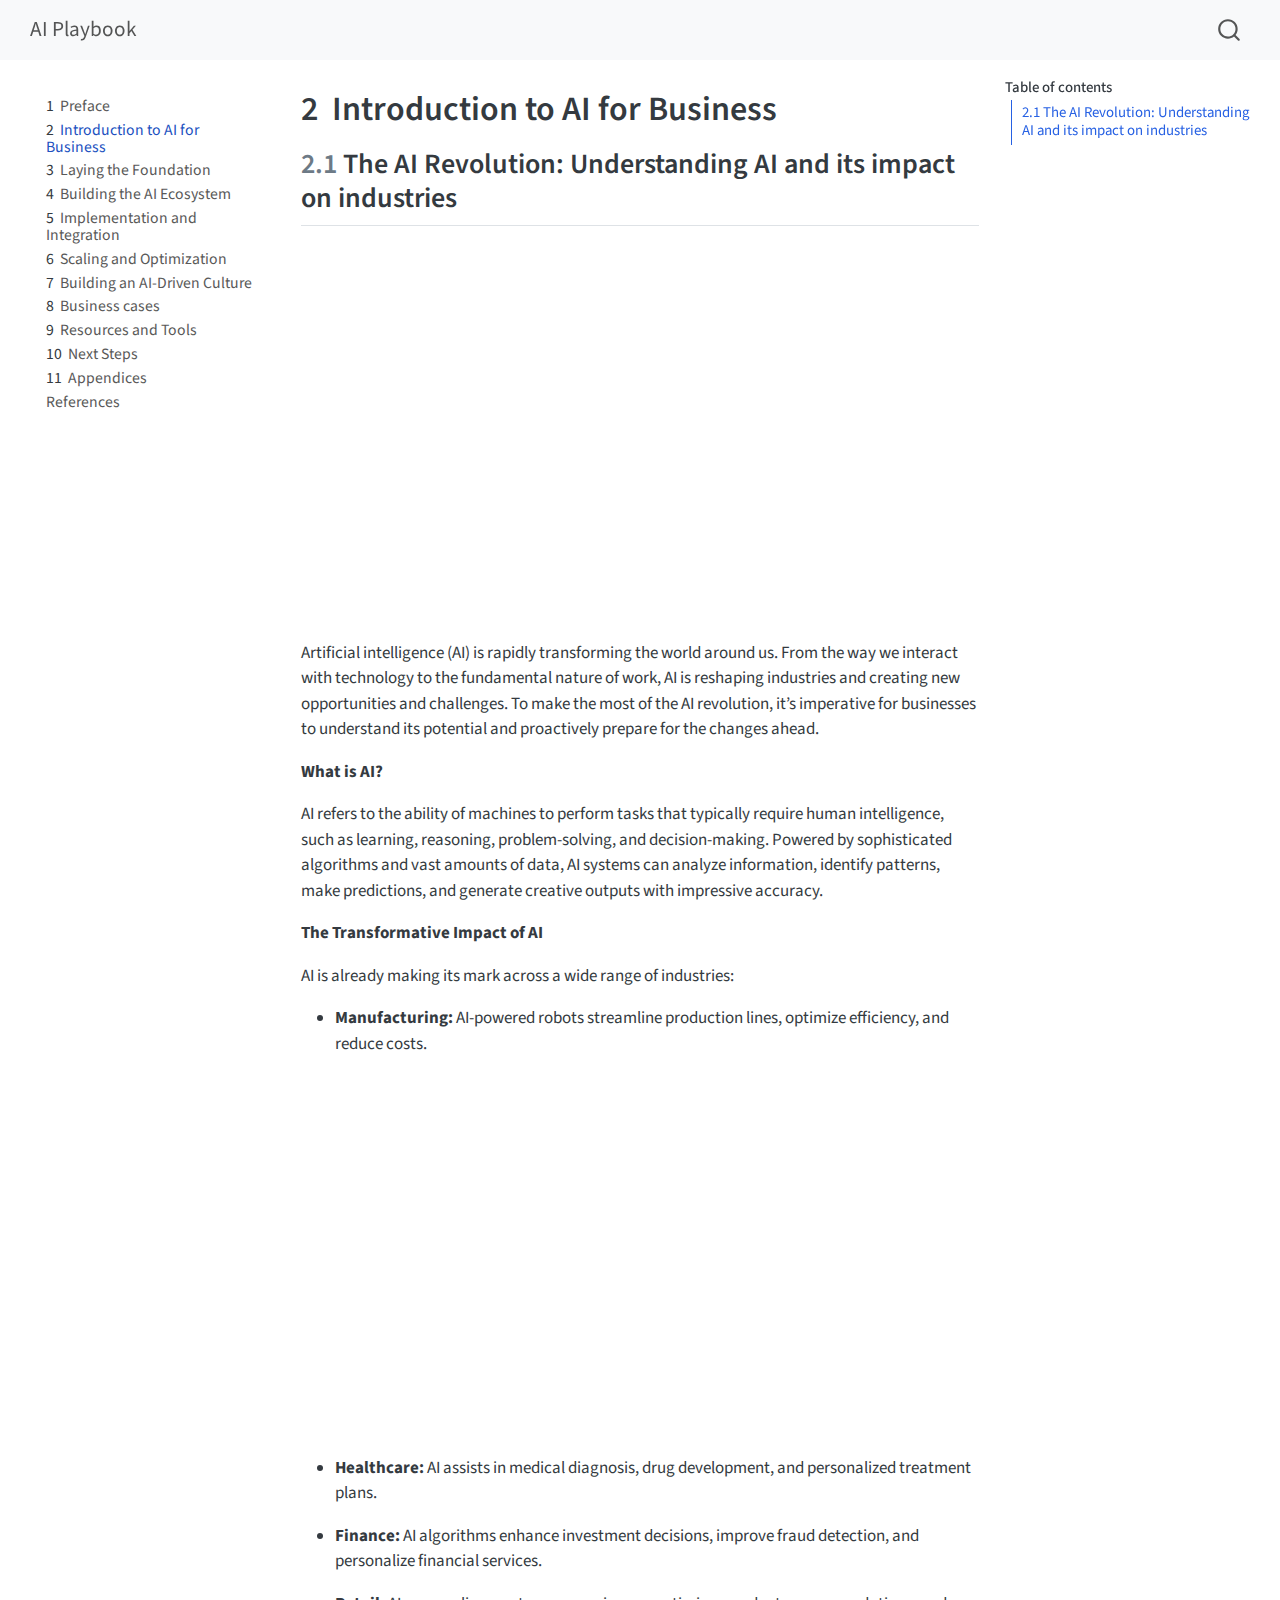
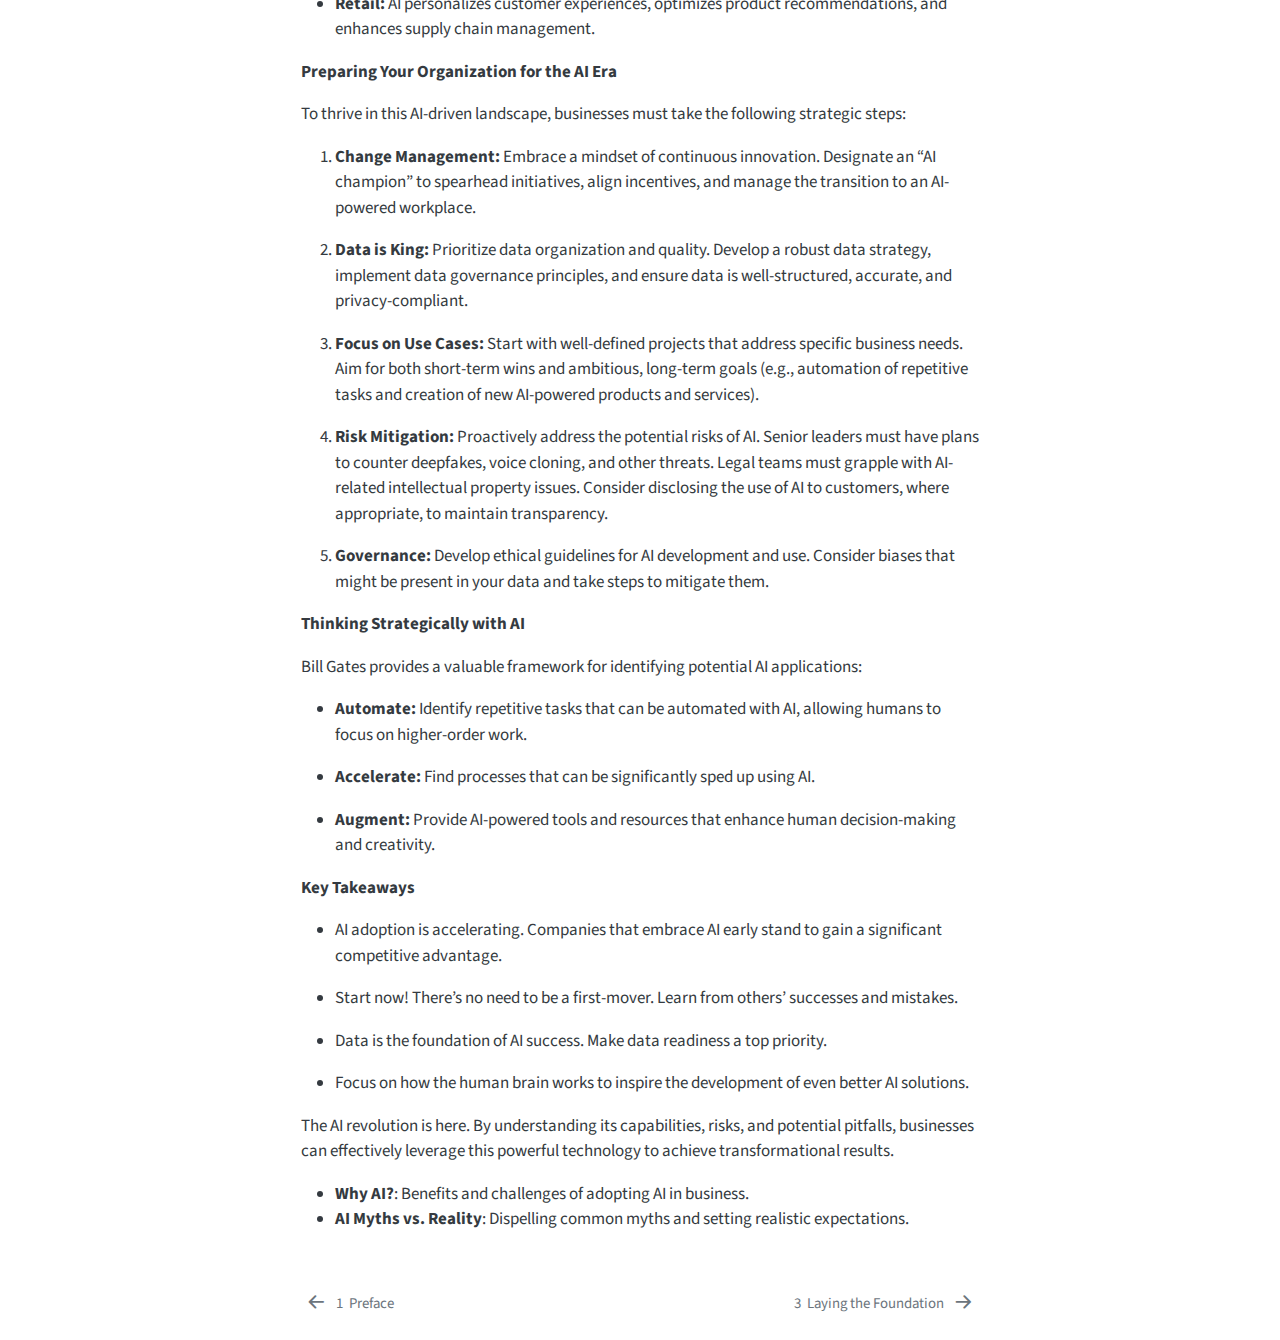
<file: book/content/intro.html>
<!DOCTYPE html>
<html xmlns="http://www.w3.org/1999/xhtml" lang="en" xml:lang="en"><head>

<meta charset="utf-8">
<meta name="generator" content="quarto-1.4.551">

<meta name="viewport" content="width=device-width, initial-scale=1.0, user-scalable=yes">


<title>AI Playbook - 2&nbsp; Introduction to AI for Business</title>
<style>
code{white-space: pre-wrap;}
span.smallcaps{font-variant: small-caps;}
div.columns{display: flex; gap: min(4vw, 1.5em);}
div.column{flex: auto; overflow-x: auto;}
div.hanging-indent{margin-left: 1.5em; text-indent: -1.5em;}
ul.task-list{list-style: none;}
ul.task-list li input[type="checkbox"] {
  width: 0.8em;
  margin: 0 0.8em 0.2em -1em; /* quarto-specific, see https://github.com/quarto-dev/quarto-cli/issues/4556 */ 
  vertical-align: middle;
}
</style>


<script src="site_libs/quarto-nav/quarto-nav.js"></script>
<script src="site_libs/quarto-nav/headroom.min.js"></script>
<script src="site_libs/clipboard/clipboard.min.js"></script>
<script src="site_libs/quarto-search/autocomplete.umd.js"></script>
<script src="site_libs/quarto-search/fuse.min.js"></script>
<script src="site_libs/quarto-search/quarto-search.js"></script>
<meta name="quarto:offset" content="./">
<link href="./foundation.html" rel="next">
<link href="./index.html" rel="prev">
<script src="site_libs/quarto-html/quarto.js"></script>
<script src="site_libs/quarto-html/popper.min.js"></script>
<script src="site_libs/quarto-html/tippy.umd.min.js"></script>
<script src="site_libs/quarto-html/anchor.min.js"></script>
<link href="site_libs/quarto-html/tippy.css" rel="stylesheet">
<link href="site_libs/quarto-html/quarto-syntax-highlighting.css" rel="stylesheet" id="quarto-text-highlighting-styles">
<script src="site_libs/bootstrap/bootstrap.min.js"></script>
<link href="site_libs/bootstrap/bootstrap-icons.css" rel="stylesheet">
<link href="site_libs/bootstrap/bootstrap.min.css" rel="stylesheet" id="quarto-bootstrap" data-mode="light">
<script id="quarto-search-options" type="application/json">{
  "location": "navbar",
  "copy-button": false,
  "collapse-after": 3,
  "panel-placement": "end",
  "type": "overlay",
  "limit": 50,
  "keyboard-shortcut": [
    "f",
    "/",
    "s"
  ],
  "show-item-context": false,
  "language": {
    "search-no-results-text": "No results",
    "search-matching-documents-text": "matching documents",
    "search-copy-link-title": "Copy link to search",
    "search-hide-matches-text": "Hide additional matches",
    "search-more-match-text": "more match in this document",
    "search-more-matches-text": "more matches in this document",
    "search-clear-button-title": "Clear",
    "search-text-placeholder": "",
    "search-detached-cancel-button-title": "Cancel",
    "search-submit-button-title": "Submit",
    "search-label": "Search"
  }
}</script>


</head>

<body class="nav-sidebar floating nav-fixed">

<div id="quarto-search-results"></div>
  <header id="quarto-header" class="headroom fixed-top">
    <nav class="navbar navbar-expand-lg " data-bs-theme="dark">
      <div class="navbar-container container-fluid">
      <div class="navbar-brand-container mx-auto">
    <a class="navbar-brand" href="./index.html">
    <span class="navbar-title">AI Playbook</span>
    </a>
  </div>
        <div class="quarto-navbar-tools tools-end">
</div>
          <div id="quarto-search" class="" title="Search"></div>
      </div> <!-- /container-fluid -->
    </nav>
  <nav class="quarto-secondary-nav">
    <div class="container-fluid d-flex">
      <button type="button" class="quarto-btn-toggle btn" data-bs-toggle="collapse" data-bs-target=".quarto-sidebar-collapse-item" aria-controls="quarto-sidebar" aria-expanded="false" aria-label="Toggle sidebar navigation" onclick="if (window.quartoToggleHeadroom) { window.quartoToggleHeadroom(); }">
        <i class="bi bi-layout-text-sidebar-reverse"></i>
      </button>
        <nav class="quarto-page-breadcrumbs" aria-label="breadcrumb"><ol class="breadcrumb"><li class="breadcrumb-item"><a href="./intro.html"><span class="chapter-number">2</span>&nbsp; <span class="chapter-title">Introduction to AI for Business</span></a></li></ol></nav>
        <a class="flex-grow-1" role="button" data-bs-toggle="collapse" data-bs-target=".quarto-sidebar-collapse-item" aria-controls="quarto-sidebar" aria-expanded="false" aria-label="Toggle sidebar navigation" onclick="if (window.quartoToggleHeadroom) { window.quartoToggleHeadroom(); }">      
        </a>
    </div>
  </nav>
</header>
<!-- content -->
<div id="quarto-content" class="quarto-container page-columns page-rows-contents page-layout-article page-navbar">
<!-- sidebar -->
  <nav id="quarto-sidebar" class="sidebar collapse collapse-horizontal quarto-sidebar-collapse-item sidebar-navigation floating overflow-auto">
    <div class="sidebar-menu-container"> 
    <ul class="list-unstyled mt-1">
        <li class="sidebar-item">
  <div class="sidebar-item-container"> 
  <a href="./index.html" class="sidebar-item-text sidebar-link">
 <span class="menu-text"><span class="chapter-number">1</span>&nbsp; <span class="chapter-title">Preface</span></span></a>
  </div>
</li>
        <li class="sidebar-item">
  <div class="sidebar-item-container"> 
  <a href="./intro.html" class="sidebar-item-text sidebar-link active">
 <span class="menu-text"><span class="chapter-number">2</span>&nbsp; <span class="chapter-title">Introduction to AI for Business</span></span></a>
  </div>
</li>
        <li class="sidebar-item">
  <div class="sidebar-item-container"> 
  <a href="./foundation.html" class="sidebar-item-text sidebar-link">
 <span class="menu-text"><span class="chapter-number">3</span>&nbsp; <span class="chapter-title">Laying the Foundation</span></span></a>
  </div>
</li>
        <li class="sidebar-item">
  <div class="sidebar-item-container"> 
  <a href="./ecosystem.html" class="sidebar-item-text sidebar-link">
 <span class="menu-text"><span class="chapter-number">4</span>&nbsp; <span class="chapter-title">Building the AI Ecosystem</span></span></a>
  </div>
</li>
        <li class="sidebar-item">
  <div class="sidebar-item-container"> 
  <a href="./implementation.html" class="sidebar-item-text sidebar-link">
 <span class="menu-text"><span class="chapter-number">5</span>&nbsp; <span class="chapter-title">Implementation and Integration</span></span></a>
  </div>
</li>
        <li class="sidebar-item">
  <div class="sidebar-item-container"> 
  <a href="./scaling.html" class="sidebar-item-text sidebar-link">
 <span class="menu-text"><span class="chapter-number">6</span>&nbsp; <span class="chapter-title">Scaling and Optimization</span></span></a>
  </div>
</li>
        <li class="sidebar-item">
  <div class="sidebar-item-container"> 
  <a href="./aiculture.html" class="sidebar-item-text sidebar-link">
 <span class="menu-text"><span class="chapter-number">7</span>&nbsp; <span class="chapter-title">Building an AI-Driven Culture</span></span></a>
  </div>
</li>
        <li class="sidebar-item">
  <div class="sidebar-item-container"> 
  <a href="./businesscases.html" class="sidebar-item-text sidebar-link">
 <span class="menu-text"><span class="chapter-number">8</span>&nbsp; <span class="chapter-title">Business cases</span></span></a>
  </div>
</li>
        <li class="sidebar-item">
  <div class="sidebar-item-container"> 
  <a href="./resources.html" class="sidebar-item-text sidebar-link">
 <span class="menu-text"><span class="chapter-number">9</span>&nbsp; <span class="chapter-title">Resources and Tools</span></span></a>
  </div>
</li>
        <li class="sidebar-item">
  <div class="sidebar-item-container"> 
  <a href="./next.html" class="sidebar-item-text sidebar-link">
 <span class="menu-text"><span class="chapter-number">10</span>&nbsp; <span class="chapter-title">Next Steps</span></span></a>
  </div>
</li>
        <li class="sidebar-item">
  <div class="sidebar-item-container"> 
  <a href="./appendices.html" class="sidebar-item-text sidebar-link">
 <span class="menu-text"><span class="chapter-number">11</span>&nbsp; <span class="chapter-title">Appendices</span></span></a>
  </div>
</li>
        <li class="sidebar-item">
  <div class="sidebar-item-container"> 
  <a href="./references.html" class="sidebar-item-text sidebar-link">
 <span class="menu-text">References</span></a>
  </div>
</li>
    </ul>
    </div>
</nav>
<div id="quarto-sidebar-glass" class="quarto-sidebar-collapse-item" data-bs-toggle="collapse" data-bs-target=".quarto-sidebar-collapse-item"></div>
<!-- margin-sidebar -->
    <div id="quarto-margin-sidebar" class="sidebar margin-sidebar">
        <nav id="TOC" role="doc-toc" class="toc-active">
    <h2 id="toc-title">Table of contents</h2>
   
  <ul>
  <li><a href="#the-ai-revolution-understanding-ai-and-its-impact-on-industries" id="toc-the-ai-revolution-understanding-ai-and-its-impact-on-industries" class="nav-link active" data-scroll-target="#the-ai-revolution-understanding-ai-and-its-impact-on-industries"><span class="header-section-number">2.1</span> The AI Revolution: Understanding AI and its impact on industries</a></li>
  </ul>
</nav>
    </div>
<!-- main -->
<main class="content" id="quarto-document-content">

<header id="title-block-header" class="quarto-title-block default">
<div class="quarto-title">
<h1 class="title"><span class="chapter-number">2</span>&nbsp; <span class="chapter-title">Introduction to AI for Business</span></h1>
</div>



<div class="quarto-title-meta">

    
  
    
  </div>
  


</header>


<section id="the-ai-revolution-understanding-ai-and-its-impact-on-industries" class="level2" data-number="2.1">
<h2 data-number="2.1" class="anchored" data-anchor-id="the-ai-revolution-understanding-ai-and-its-impact-on-industries"><span class="header-section-number">2.1</span> The AI Revolution: Understanding AI and its impact on industries</h2>
<div class="ratio ratio-16x9 mb-3">
  <iframe width="560" height="315" src="https://www.youtube.com/embed/iH3WbwG09K8?si=wz4TSZxO3y-zDW1w" title="YouTube video player" frameborder="0" allow="accelerometer; autoplay; clipboard-write; encrypted-media; gyroscope; picture-in-picture; web-share" referrerpolicy="strict-origin-when-cross-origin" allowfullscreen=""></iframe>
</div>
<p>Artificial intelligence (AI) is rapidly transforming the world around us. From the way we interact with technology to the fundamental nature of work, AI is reshaping industries and creating new opportunities and challenges. To make the most of the AI revolution, it’s imperative for businesses to understand its potential and proactively prepare for the changes ahead.</p>
<p><strong>What is AI?</strong></p>
<p>AI refers to the ability of machines to perform tasks that typically require human intelligence, such as learning, reasoning, problem-solving, and decision-making. Powered by sophisticated algorithms and vast amounts of data, AI systems can analyze information, identify patterns, make predictions, and generate creative outputs with impressive accuracy.</p>
<p><strong>The Transformative Impact of AI</strong></p>
<p>AI is already making its mark across a wide range of industries:</p>
<ul>
<li><strong>Manufacturing:</strong> AI-powered robots streamline production lines, optimize efficiency, and reduce costs.</li>
</ul>
<div class="ratio ratio-16x9">
  <iframe width="560" height="315" src="https://www.youtube.com/embed/vOrhfyMe_EQ?si=hU9Mv6Ec5c1ODNP8" title="YouTube video player" frameborder="0" allow="accelerometer; autoplay; clipboard-write; encrypted-media; gyroscope; picture-in-picture; web-share" referrerpolicy="strict-origin-when-cross-origin" allowfullscreen=""></iframe>
</div>
<ul>
<li><p><strong>Healthcare:</strong> AI assists in medical diagnosis, drug development, and personalized treatment plans.</p></li>
<li><p><strong>Finance:</strong> AI algorithms enhance investment decisions, improve fraud detection, and personalize financial services.</p></li>
<li><p><strong>Retail:</strong> AI personalizes customer experiences, optimizes product recommendations, and enhances supply chain management.</p></li>
</ul>
<p><strong>Preparing Your Organization for the AI Era</strong></p>
<p>To thrive in this AI-driven landscape, businesses must take the following strategic steps:</p>
<ol type="1">
<li><p><strong>Change Management:</strong> Embrace a mindset of continuous innovation. Designate an “AI champion” to spearhead initiatives, align incentives, and manage the transition to an AI-powered workplace.</p></li>
<li><p><strong>Data is King:</strong> Prioritize data organization and quality. Develop a robust data strategy, implement data governance principles, and ensure data is well-structured, accurate, and privacy-compliant.</p></li>
<li><p><strong>Focus on Use Cases:</strong> Start with well-defined projects that address specific business needs. Aim for both short-term wins and ambitious, long-term goals (e.g., automation of repetitive tasks and creation of new AI-powered products and services).</p></li>
<li><p><strong>Risk Mitigation:</strong> Proactively address the potential risks of AI. Senior leaders must have plans to counter deepfakes, voice cloning, and other threats. Legal teams must grapple with AI-related intellectual property issues. Consider disclosing the use of AI to customers, where appropriate, to maintain transparency.</p></li>
<li><p><strong>Governance:</strong> Develop ethical guidelines for AI development and use. Consider biases that might be present in your data and take steps to mitigate them.</p></li>
</ol>
<p><strong>Thinking Strategically with AI</strong></p>
<p>Bill Gates provides a valuable framework for identifying potential AI applications:</p>
<ul>
<li><p><strong>Automate:</strong> Identify repetitive tasks that can be automated with AI, allowing humans to focus on higher-order work.</p></li>
<li><p><strong>Accelerate:</strong> Find processes that can be significantly sped up using AI.</p></li>
<li><p><strong>Augment:</strong> Provide AI-powered tools and resources that enhance human decision-making and creativity.</p></li>
</ul>
<p><strong>Key Takeaways</strong></p>
<ul>
<li><p>AI adoption is accelerating. Companies that embrace AI early stand to gain a significant competitive advantage.</p></li>
<li><p>Start now! There’s no need to be a first-mover. Learn from others’ successes and mistakes.</p></li>
<li><p>Data is the foundation of AI success. Make data readiness a top priority.</p></li>
<li><p>Focus on how the human brain works to inspire the development of even better AI solutions.</p></li>
</ul>
<p>The AI revolution is here. By understanding its capabilities, risks, and potential pitfalls, businesses can effectively leverage this powerful technology to achieve transformational results.</p>
<ul>
<li><strong>Why AI?</strong>: Benefits and challenges of adopting AI in business.</li>
<li><strong>AI Myths vs.&nbsp;Reality</strong>: Dispelling common myths and setting realistic expectations.</li>
</ul>


</section>

</main> <!-- /main -->
<script>
      // This code runs once the DOM is fully loaded
      
      document.addEventListener('DOMContentLoaded', function () {
      
        
            
      const cardsContainer = document.getElementById('cards-container');
      
      let data = [
    {
        title: "Billion Dollar Teams: The Future of an AI Powered Workforce | SXSW 2024",
        description: "The AI honeymoon is over, but its impact has barely begun. What happens when we no longer interact with AI on discrete tasks, but it's pervasive in our work? We’ll reach that reality faster than we did with the digital revolution. We’ll explore the ability and practices of AI-enabled individuals and teams to provide exponential value; This is the era of the billion-dollar team. We’ll show examples of how new team structures, workflows, and cultures are built, including several experiments within our own organization using AI to enhance employee productivity 10x and more on specific tasks.",
        type: "video",
        url: "https://www.youtube.com/embed/1MZoxuxAfTM?si=yIGPgkvrJ2R2AgQC"
    },
    {
        title: "What's next for AI agentic workflows ft. Andrew Ng of AI Fund",
        description: "Andrew Ng, founder of DeepLearning.AI and AI Fund, speaks at Sequoia Capital's AI Ascent about what's next for AI agentic workflows and their potential to significantly propel AI advancements—perhaps even surpassing the impact of the forthcoming generation of foundational models.",
        type: "video",
        url: "https://www.youtube.com/embed/sal78ACtGTc?si=H61Oyx1p4892tkOd"
    },
    {
        title: "What's next for AI agents ft. LangChain's Harrison Chase",
        description: "Harrison Chase, founder of LangChain, speaks at Sequoia Capital's AI Ascent about what's next for agents in AI and the evolution of using language model to interact with the external world. Harrison identifies three critical areas of development for the next generation of agents that would make them production-ready and more impactful in the real world: planning, user experience and memory.",
        type: "video",
        url: "https://www.youtube.com/embed/pBBe1pk8hf4?si=kU9i5J0i5QNy-KPd"
    },
    {
        title: "AI Transformation Playbook",
        description: "How to lead your company into the AI era.",
        type: "reading",
        imageUrl: "https://businessdatasolutions.github.io/ai-playbook/book/docs/LandingAI_Transformation_Playbook_11-19.png",
        readUrl: "https://businessdatasolutions.github.io/ai-playbook/book/docs/LandingAI_Transformation_Playbook_11-19.pdf"
    },
];

      data.forEach(item => {
          // Creating a column div
          const colDiv = document.createElement('div');
          colDiv.className = 'col-md-4 m-4';

          // Creating the card div
          const cardDiv = document.createElement('div');
          cardDiv.className = 'card';

          // Creating the card content
          let cardContent;
          if (item.type === 'video') {
              cardContent = `
                  <div class="ratio ratio-16x9">
                  <iframe src="${item.url}" frameborder="0" allow="accelerometer; autoplay; encrypted-media; gyroscope; picture-in-picture" allowfullscreen class="embed-responsive embed-responsive-16by9"></iframe>
                  </div>
              `;
          } else { // 'reading'
              cardContent = `
                  <a href=${item.readUrl} target="_blank"><img src=${item.imageUrl} class="card-img-top" alt="${item.title}"></a>
              `;
          }
          
          // Determine the footer class based on item.type
          let footerClass = item.type === 'video' ? 'bg-info' : 'bg-warning';
          
          cardContent += `
              <div class="card-body">
                  <h5 class="card-title">${item.title}</h5>
                  <p class="card-text">${item.description}</p>
              </div>
              <div class="card-footer ${footerClass}">
                  <small class="">${item.type.toUpperCase()}</small>
              </div>
          `;

          // Adding the content to the card and the card to the column div
          cardDiv.innerHTML = cardContent;
          colDiv.appendChild(cardDiv);

          // Adding the column to the cards container
          cardsContainer.appendChild(colDiv);
          });

        
    });
</script>
<script id="quarto-html-after-body" type="application/javascript">
window.document.addEventListener("DOMContentLoaded", function (event) {
  const toggleBodyColorMode = (bsSheetEl) => {
    const mode = bsSheetEl.getAttribute("data-mode");
    const bodyEl = window.document.querySelector("body");
    if (mode === "dark") {
      bodyEl.classList.add("quarto-dark");
      bodyEl.classList.remove("quarto-light");
    } else {
      bodyEl.classList.add("quarto-light");
      bodyEl.classList.remove("quarto-dark");
    }
  }
  const toggleBodyColorPrimary = () => {
    const bsSheetEl = window.document.querySelector("link#quarto-bootstrap");
    if (bsSheetEl) {
      toggleBodyColorMode(bsSheetEl);
    }
  }
  toggleBodyColorPrimary();  
  const icon = "";
  const anchorJS = new window.AnchorJS();
  anchorJS.options = {
    placement: 'right',
    icon: icon
  };
  anchorJS.add('.anchored');
  const isCodeAnnotation = (el) => {
    for (const clz of el.classList) {
      if (clz.startsWith('code-annotation-')) {                     
        return true;
      }
    }
    return false;
  }
  const clipboard = new window.ClipboardJS('.code-copy-button', {
    text: function(trigger) {
      const codeEl = trigger.previousElementSibling.cloneNode(true);
      for (const childEl of codeEl.children) {
        if (isCodeAnnotation(childEl)) {
          childEl.remove();
        }
      }
      return codeEl.innerText;
    }
  });
  clipboard.on('success', function(e) {
    // button target
    const button = e.trigger;
    // don't keep focus
    button.blur();
    // flash "checked"
    button.classList.add('code-copy-button-checked');
    var currentTitle = button.getAttribute("title");
    button.setAttribute("title", "Copied!");
    let tooltip;
    if (window.bootstrap) {
      button.setAttribute("data-bs-toggle", "tooltip");
      button.setAttribute("data-bs-placement", "left");
      button.setAttribute("data-bs-title", "Copied!");
      tooltip = new bootstrap.Tooltip(button, 
        { trigger: "manual", 
          customClass: "code-copy-button-tooltip",
          offset: [0, -8]});
      tooltip.show();    
    }
    setTimeout(function() {
      if (tooltip) {
        tooltip.hide();
        button.removeAttribute("data-bs-title");
        button.removeAttribute("data-bs-toggle");
        button.removeAttribute("data-bs-placement");
      }
      button.setAttribute("title", currentTitle);
      button.classList.remove('code-copy-button-checked');
    }, 1000);
    // clear code selection
    e.clearSelection();
  });
    var localhostRegex = new RegExp(/^(?:http|https):\/\/localhost\:?[0-9]*\//);
    var mailtoRegex = new RegExp(/^mailto:/);
      var filterRegex = new RegExp('/' + window.location.host + '/');
    var isInternal = (href) => {
        return filterRegex.test(href) || localhostRegex.test(href) || mailtoRegex.test(href);
    }
    // Inspect non-navigation links and adorn them if external
 	var links = window.document.querySelectorAll('a[href]:not(.nav-link):not(.navbar-brand):not(.toc-action):not(.sidebar-link):not(.sidebar-item-toggle):not(.pagination-link):not(.no-external):not([aria-hidden]):not(.dropdown-item):not(.quarto-navigation-tool)');
    for (var i=0; i<links.length; i++) {
      const link = links[i];
      if (!isInternal(link.href)) {
        // undo the damage that might have been done by quarto-nav.js in the case of
        // links that we want to consider external
        if (link.dataset.originalHref !== undefined) {
          link.href = link.dataset.originalHref;
        }
      }
    }
  function tippyHover(el, contentFn, onTriggerFn, onUntriggerFn) {
    const config = {
      allowHTML: true,
      maxWidth: 500,
      delay: 100,
      arrow: false,
      appendTo: function(el) {
          return el.parentElement;
      },
      interactive: true,
      interactiveBorder: 10,
      theme: 'quarto',
      placement: 'bottom-start',
    };
    if (contentFn) {
      config.content = contentFn;
    }
    if (onTriggerFn) {
      config.onTrigger = onTriggerFn;
    }
    if (onUntriggerFn) {
      config.onUntrigger = onUntriggerFn;
    }
    window.tippy(el, config); 
  }
  const noterefs = window.document.querySelectorAll('a[role="doc-noteref"]');
  for (var i=0; i<noterefs.length; i++) {
    const ref = noterefs[i];
    tippyHover(ref, function() {
      // use id or data attribute instead here
      let href = ref.getAttribute('data-footnote-href') || ref.getAttribute('href');
      try { href = new URL(href).hash; } catch {}
      const id = href.replace(/^#\/?/, "");
      const note = window.document.getElementById(id);
      if (note) {
        return note.innerHTML;
      } else {
        return "";
      }
    });
  }
  const xrefs = window.document.querySelectorAll('a.quarto-xref');
  const processXRef = (id, note) => {
    // Strip column container classes
    const stripColumnClz = (el) => {
      el.classList.remove("page-full", "page-columns");
      if (el.children) {
        for (const child of el.children) {
          stripColumnClz(child);
        }
      }
    }
    stripColumnClz(note)
    if (id === null || id.startsWith('sec-')) {
      // Special case sections, only their first couple elements
      const container = document.createElement("div");
      if (note.children && note.children.length > 2) {
        container.appendChild(note.children[0].cloneNode(true));
        for (let i = 1; i < note.children.length; i++) {
          const child = note.children[i];
          if (child.tagName === "P" && child.innerText === "") {
            continue;
          } else {
            container.appendChild(child.cloneNode(true));
            break;
          }
        }
        if (window.Quarto?.typesetMath) {
          window.Quarto.typesetMath(container);
        }
        return container.innerHTML
      } else {
        if (window.Quarto?.typesetMath) {
          window.Quarto.typesetMath(note);
        }
        return note.innerHTML;
      }
    } else {
      // Remove any anchor links if they are present
      const anchorLink = note.querySelector('a.anchorjs-link');
      if (anchorLink) {
        anchorLink.remove();
      }
      if (window.Quarto?.typesetMath) {
        window.Quarto.typesetMath(note);
      }
      // TODO in 1.5, we should make sure this works without a callout special case
      if (note.classList.contains("callout")) {
        return note.outerHTML;
      } else {
        return note.innerHTML;
      }
    }
  }
  for (var i=0; i<xrefs.length; i++) {
    const xref = xrefs[i];
    tippyHover(xref, undefined, function(instance) {
      instance.disable();
      let url = xref.getAttribute('href');
      let hash = undefined; 
      if (url.startsWith('#')) {
        hash = url;
      } else {
        try { hash = new URL(url).hash; } catch {}
      }
      if (hash) {
        const id = hash.replace(/^#\/?/, "");
        const note = window.document.getElementById(id);
        if (note !== null) {
          try {
            const html = processXRef(id, note.cloneNode(true));
            instance.setContent(html);
          } finally {
            instance.enable();
            instance.show();
          }
        } else {
          // See if we can fetch this
          fetch(url.split('#')[0])
          .then(res => res.text())
          .then(html => {
            const parser = new DOMParser();
            const htmlDoc = parser.parseFromString(html, "text/html");
            const note = htmlDoc.getElementById(id);
            if (note !== null) {
              const html = processXRef(id, note);
              instance.setContent(html);
            } 
          }).finally(() => {
            instance.enable();
            instance.show();
          });
        }
      } else {
        // See if we can fetch a full url (with no hash to target)
        // This is a special case and we should probably do some content thinning / targeting
        fetch(url)
        .then(res => res.text())
        .then(html => {
          const parser = new DOMParser();
          const htmlDoc = parser.parseFromString(html, "text/html");
          const note = htmlDoc.querySelector('main.content');
          if (note !== null) {
            // This should only happen for chapter cross references
            // (since there is no id in the URL)
            // remove the first header
            if (note.children.length > 0 && note.children[0].tagName === "HEADER") {
              note.children[0].remove();
            }
            const html = processXRef(null, note);
            instance.setContent(html);
          } 
        }).finally(() => {
          instance.enable();
          instance.show();
        });
      }
    }, function(instance) {
    });
  }
      let selectedAnnoteEl;
      const selectorForAnnotation = ( cell, annotation) => {
        let cellAttr = 'data-code-cell="' + cell + '"';
        let lineAttr = 'data-code-annotation="' +  annotation + '"';
        const selector = 'span[' + cellAttr + '][' + lineAttr + ']';
        return selector;
      }
      const selectCodeLines = (annoteEl) => {
        const doc = window.document;
        const targetCell = annoteEl.getAttribute("data-target-cell");
        const targetAnnotation = annoteEl.getAttribute("data-target-annotation");
        const annoteSpan = window.document.querySelector(selectorForAnnotation(targetCell, targetAnnotation));
        const lines = annoteSpan.getAttribute("data-code-lines").split(",");
        const lineIds = lines.map((line) => {
          return targetCell + "-" + line;
        })
        let top = null;
        let height = null;
        let parent = null;
        if (lineIds.length > 0) {
            //compute the position of the single el (top and bottom and make a div)
            const el = window.document.getElementById(lineIds[0]);
            top = el.offsetTop;
            height = el.offsetHeight;
            parent = el.parentElement.parentElement;
          if (lineIds.length > 1) {
            const lastEl = window.document.getElementById(lineIds[lineIds.length - 1]);
            const bottom = lastEl.offsetTop + lastEl.offsetHeight;
            height = bottom - top;
          }
          if (top !== null && height !== null && parent !== null) {
            // cook up a div (if necessary) and position it 
            let div = window.document.getElementById("code-annotation-line-highlight");
            if (div === null) {
              div = window.document.createElement("div");
              div.setAttribute("id", "code-annotation-line-highlight");
              div.style.position = 'absolute';
              parent.appendChild(div);
            }
            div.style.top = top - 2 + "px";
            div.style.height = height + 4 + "px";
            div.style.left = 0;
            let gutterDiv = window.document.getElementById("code-annotation-line-highlight-gutter");
            if (gutterDiv === null) {
              gutterDiv = window.document.createElement("div");
              gutterDiv.setAttribute("id", "code-annotation-line-highlight-gutter");
              gutterDiv.style.position = 'absolute';
              const codeCell = window.document.getElementById(targetCell);
              const gutter = codeCell.querySelector('.code-annotation-gutter');
              gutter.appendChild(gutterDiv);
            }
            gutterDiv.style.top = top - 2 + "px";
            gutterDiv.style.height = height + 4 + "px";
          }
          selectedAnnoteEl = annoteEl;
        }
      };
      const unselectCodeLines = () => {
        const elementsIds = ["code-annotation-line-highlight", "code-annotation-line-highlight-gutter"];
        elementsIds.forEach((elId) => {
          const div = window.document.getElementById(elId);
          if (div) {
            div.remove();
          }
        });
        selectedAnnoteEl = undefined;
      };
        // Handle positioning of the toggle
    window.addEventListener(
      "resize",
      throttle(() => {
        elRect = undefined;
        if (selectedAnnoteEl) {
          selectCodeLines(selectedAnnoteEl);
        }
      }, 10)
    );
    function throttle(fn, ms) {
    let throttle = false;
    let timer;
      return (...args) => {
        if(!throttle) { // first call gets through
            fn.apply(this, args);
            throttle = true;
        } else { // all the others get throttled
            if(timer) clearTimeout(timer); // cancel #2
            timer = setTimeout(() => {
              fn.apply(this, args);
              timer = throttle = false;
            }, ms);
        }
      };
    }
      // Attach click handler to the DT
      const annoteDls = window.document.querySelectorAll('dt[data-target-cell]');
      for (const annoteDlNode of annoteDls) {
        annoteDlNode.addEventListener('click', (event) => {
          const clickedEl = event.target;
          if (clickedEl !== selectedAnnoteEl) {
            unselectCodeLines();
            const activeEl = window.document.querySelector('dt[data-target-cell].code-annotation-active');
            if (activeEl) {
              activeEl.classList.remove('code-annotation-active');
            }
            selectCodeLines(clickedEl);
            clickedEl.classList.add('code-annotation-active');
          } else {
            // Unselect the line
            unselectCodeLines();
            clickedEl.classList.remove('code-annotation-active');
          }
        });
      }
  const findCites = (el) => {
    const parentEl = el.parentElement;
    if (parentEl) {
      const cites = parentEl.dataset.cites;
      if (cites) {
        return {
          el,
          cites: cites.split(' ')
        };
      } else {
        return findCites(el.parentElement)
      }
    } else {
      return undefined;
    }
  };
  var bibliorefs = window.document.querySelectorAll('a[role="doc-biblioref"]');
  for (var i=0; i<bibliorefs.length; i++) {
    const ref = bibliorefs[i];
    const citeInfo = findCites(ref);
    if (citeInfo) {
      tippyHover(citeInfo.el, function() {
        var popup = window.document.createElement('div');
        citeInfo.cites.forEach(function(cite) {
          var citeDiv = window.document.createElement('div');
          citeDiv.classList.add('hanging-indent');
          citeDiv.classList.add('csl-entry');
          var biblioDiv = window.document.getElementById('ref-' + cite);
          if (biblioDiv) {
            citeDiv.innerHTML = biblioDiv.innerHTML;
          }
          popup.appendChild(citeDiv);
        });
        return popup.innerHTML;
      });
    }
  }
});
</script>
<nav class="page-navigation">
  <div class="nav-page nav-page-previous">
      <a href="./index.html" class="pagination-link" aria-label="Preface">
        <i class="bi bi-arrow-left-short"></i> <span class="nav-page-text"><span class="chapter-number">1</span>&nbsp; <span class="chapter-title">Preface</span></span>
      </a>          
  </div>
  <div class="nav-page nav-page-next">
      <a href="./foundation.html" class="pagination-link" aria-label="Laying the Foundation">
        <span class="nav-page-text"><span class="chapter-number">3</span>&nbsp; <span class="chapter-title">Laying the Foundation</span></span> <i class="bi bi-arrow-right-short"></i>
      </a>
  </div>
</nav>
</div> <!-- /content -->




</body></html>
</file>
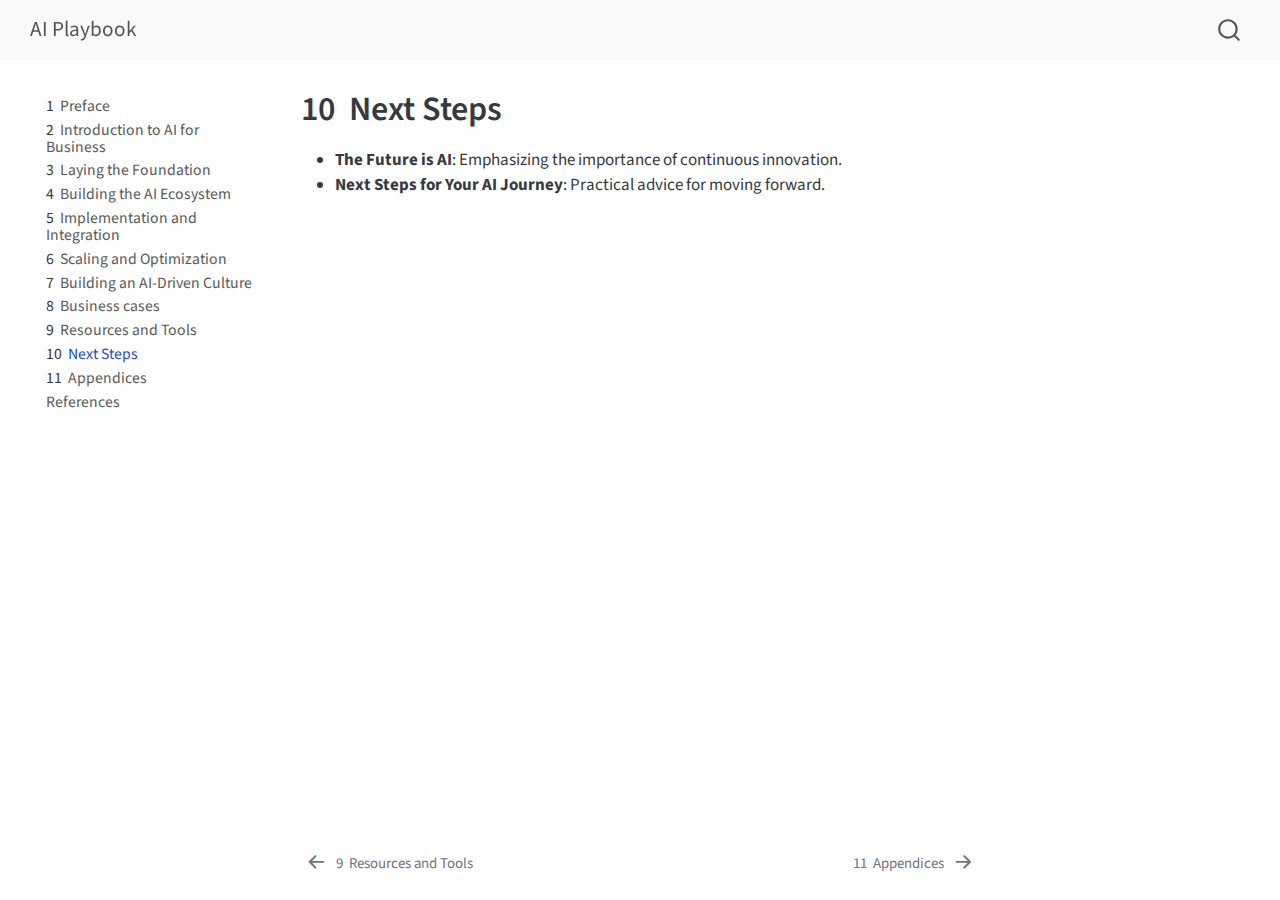
<file: book/content/next.html>
<!DOCTYPE html>
<html xmlns="http://www.w3.org/1999/xhtml" lang="en" xml:lang="en"><head>

<meta charset="utf-8">
<meta name="generator" content="quarto-1.4.551">

<meta name="viewport" content="width=device-width, initial-scale=1.0, user-scalable=yes">


<title>AI Playbook - 10&nbsp; Next Steps</title>
<style>
code{white-space: pre-wrap;}
span.smallcaps{font-variant: small-caps;}
div.columns{display: flex; gap: min(4vw, 1.5em);}
div.column{flex: auto; overflow-x: auto;}
div.hanging-indent{margin-left: 1.5em; text-indent: -1.5em;}
ul.task-list{list-style: none;}
ul.task-list li input[type="checkbox"] {
  width: 0.8em;
  margin: 0 0.8em 0.2em -1em; /* quarto-specific, see https://github.com/quarto-dev/quarto-cli/issues/4556 */ 
  vertical-align: middle;
}
</style>


<script src="site_libs/quarto-nav/quarto-nav.js"></script>
<script src="site_libs/quarto-nav/headroom.min.js"></script>
<script src="site_libs/clipboard/clipboard.min.js"></script>
<script src="site_libs/quarto-search/autocomplete.umd.js"></script>
<script src="site_libs/quarto-search/fuse.min.js"></script>
<script src="site_libs/quarto-search/quarto-search.js"></script>
<meta name="quarto:offset" content="./">
<link href="./appendices.html" rel="next">
<link href="./resources.html" rel="prev">
<script src="site_libs/quarto-html/quarto.js"></script>
<script src="site_libs/quarto-html/popper.min.js"></script>
<script src="site_libs/quarto-html/tippy.umd.min.js"></script>
<script src="site_libs/quarto-html/anchor.min.js"></script>
<link href="site_libs/quarto-html/tippy.css" rel="stylesheet">
<link href="site_libs/quarto-html/quarto-syntax-highlighting.css" rel="stylesheet" id="quarto-text-highlighting-styles">
<script src="site_libs/bootstrap/bootstrap.min.js"></script>
<link href="site_libs/bootstrap/bootstrap-icons.css" rel="stylesheet">
<link href="site_libs/bootstrap/bootstrap.min.css" rel="stylesheet" id="quarto-bootstrap" data-mode="light">
<script id="quarto-search-options" type="application/json">{
  "location": "navbar",
  "copy-button": false,
  "collapse-after": 3,
  "panel-placement": "end",
  "type": "overlay",
  "limit": 50,
  "keyboard-shortcut": [
    "f",
    "/",
    "s"
  ],
  "show-item-context": false,
  "language": {
    "search-no-results-text": "No results",
    "search-matching-documents-text": "matching documents",
    "search-copy-link-title": "Copy link to search",
    "search-hide-matches-text": "Hide additional matches",
    "search-more-match-text": "more match in this document",
    "search-more-matches-text": "more matches in this document",
    "search-clear-button-title": "Clear",
    "search-text-placeholder": "",
    "search-detached-cancel-button-title": "Cancel",
    "search-submit-button-title": "Submit",
    "search-label": "Search"
  }
}</script>


</head>

<body class="nav-sidebar floating nav-fixed">

<div id="quarto-search-results"></div>
  <header id="quarto-header" class="headroom fixed-top">
    <nav class="navbar navbar-expand-lg " data-bs-theme="dark">
      <div class="navbar-container container-fluid">
      <div class="navbar-brand-container mx-auto">
    <a class="navbar-brand" href="./index.html">
    <span class="navbar-title">AI Playbook</span>
    </a>
  </div>
        <div class="quarto-navbar-tools tools-end">
</div>
          <div id="quarto-search" class="" title="Search"></div>
      </div> <!-- /container-fluid -->
    </nav>
  <nav class="quarto-secondary-nav">
    <div class="container-fluid d-flex">
      <button type="button" class="quarto-btn-toggle btn" data-bs-toggle="collapse" data-bs-target=".quarto-sidebar-collapse-item" aria-controls="quarto-sidebar" aria-expanded="false" aria-label="Toggle sidebar navigation" onclick="if (window.quartoToggleHeadroom) { window.quartoToggleHeadroom(); }">
        <i class="bi bi-layout-text-sidebar-reverse"></i>
      </button>
        <nav class="quarto-page-breadcrumbs" aria-label="breadcrumb"><ol class="breadcrumb"><li class="breadcrumb-item"><a href="./next.html"><span class="chapter-number">10</span>&nbsp; <span class="chapter-title">Next Steps</span></a></li></ol></nav>
        <a class="flex-grow-1" role="button" data-bs-toggle="collapse" data-bs-target=".quarto-sidebar-collapse-item" aria-controls="quarto-sidebar" aria-expanded="false" aria-label="Toggle sidebar navigation" onclick="if (window.quartoToggleHeadroom) { window.quartoToggleHeadroom(); }">      
        </a>
    </div>
  </nav>
</header>
<!-- content -->
<div id="quarto-content" class="quarto-container page-columns page-rows-contents page-layout-article page-navbar">
<!-- sidebar -->
  <nav id="quarto-sidebar" class="sidebar collapse collapse-horizontal quarto-sidebar-collapse-item sidebar-navigation floating overflow-auto">
    <div class="sidebar-menu-container"> 
    <ul class="list-unstyled mt-1">
        <li class="sidebar-item">
  <div class="sidebar-item-container"> 
  <a href="./index.html" class="sidebar-item-text sidebar-link">
 <span class="menu-text"><span class="chapter-number">1</span>&nbsp; <span class="chapter-title">Preface</span></span></a>
  </div>
</li>
        <li class="sidebar-item">
  <div class="sidebar-item-container"> 
  <a href="./intro.html" class="sidebar-item-text sidebar-link">
 <span class="menu-text"><span class="chapter-number">2</span>&nbsp; <span class="chapter-title">Introduction to AI for Business</span></span></a>
  </div>
</li>
        <li class="sidebar-item">
  <div class="sidebar-item-container"> 
  <a href="./foundation.html" class="sidebar-item-text sidebar-link">
 <span class="menu-text"><span class="chapter-number">3</span>&nbsp; <span class="chapter-title">Laying the Foundation</span></span></a>
  </div>
</li>
        <li class="sidebar-item">
  <div class="sidebar-item-container"> 
  <a href="./ecosystem.html" class="sidebar-item-text sidebar-link">
 <span class="menu-text"><span class="chapter-number">4</span>&nbsp; <span class="chapter-title">Building the AI Ecosystem</span></span></a>
  </div>
</li>
        <li class="sidebar-item">
  <div class="sidebar-item-container"> 
  <a href="./implementation.html" class="sidebar-item-text sidebar-link">
 <span class="menu-text"><span class="chapter-number">5</span>&nbsp; <span class="chapter-title">Implementation and Integration</span></span></a>
  </div>
</li>
        <li class="sidebar-item">
  <div class="sidebar-item-container"> 
  <a href="./scaling.html" class="sidebar-item-text sidebar-link">
 <span class="menu-text"><span class="chapter-number">6</span>&nbsp; <span class="chapter-title">Scaling and Optimization</span></span></a>
  </div>
</li>
        <li class="sidebar-item">
  <div class="sidebar-item-container"> 
  <a href="./aiculture.html" class="sidebar-item-text sidebar-link">
 <span class="menu-text"><span class="chapter-number">7</span>&nbsp; <span class="chapter-title">Building an AI-Driven Culture</span></span></a>
  </div>
</li>
        <li class="sidebar-item">
  <div class="sidebar-item-container"> 
  <a href="./businesscases.html" class="sidebar-item-text sidebar-link">
 <span class="menu-text"><span class="chapter-number">8</span>&nbsp; <span class="chapter-title">Business cases</span></span></a>
  </div>
</li>
        <li class="sidebar-item">
  <div class="sidebar-item-container"> 
  <a href="./resources.html" class="sidebar-item-text sidebar-link">
 <span class="menu-text"><span class="chapter-number">9</span>&nbsp; <span class="chapter-title">Resources and Tools</span></span></a>
  </div>
</li>
        <li class="sidebar-item">
  <div class="sidebar-item-container"> 
  <a href="./next.html" class="sidebar-item-text sidebar-link active">
 <span class="menu-text"><span class="chapter-number">10</span>&nbsp; <span class="chapter-title">Next Steps</span></span></a>
  </div>
</li>
        <li class="sidebar-item">
  <div class="sidebar-item-container"> 
  <a href="./appendices.html" class="sidebar-item-text sidebar-link">
 <span class="menu-text"><span class="chapter-number">11</span>&nbsp; <span class="chapter-title">Appendices</span></span></a>
  </div>
</li>
        <li class="sidebar-item">
  <div class="sidebar-item-container"> 
  <a href="./references.html" class="sidebar-item-text sidebar-link">
 <span class="menu-text">References</span></a>
  </div>
</li>
    </ul>
    </div>
</nav>
<div id="quarto-sidebar-glass" class="quarto-sidebar-collapse-item" data-bs-toggle="collapse" data-bs-target=".quarto-sidebar-collapse-item"></div>
<!-- margin-sidebar -->
    <div id="quarto-margin-sidebar" class="sidebar margin-sidebar">
        
    </div>
<!-- main -->
<main class="content" id="quarto-document-content">

<header id="title-block-header" class="quarto-title-block default">
<div class="quarto-title">
<h1 class="title"><span class="chapter-number">10</span>&nbsp; <span class="chapter-title">Next Steps</span></h1>
</div>



<div class="quarto-title-meta">

    
  
    
  </div>
  


</header>


<ul>
<li><strong>The Future is AI</strong>: Emphasizing the importance of continuous innovation.</li>
<li><strong>Next Steps for Your AI Journey</strong>: Practical advice for moving forward.</li>
</ul>



</main> <!-- /main -->
<script>
      // This code runs once the DOM is fully loaded
      
      document.addEventListener('DOMContentLoaded', function () {
      
        
            
      const cardsContainer = document.getElementById('cards-container');
      
      let data = [
    {
        title: "Billion Dollar Teams: The Future of an AI Powered Workforce | SXSW 2024",
        description: "The AI honeymoon is over, but its impact has barely begun. What happens when we no longer interact with AI on discrete tasks, but it's pervasive in our work? We’ll reach that reality faster than we did with the digital revolution. We’ll explore the ability and practices of AI-enabled individuals and teams to provide exponential value; This is the era of the billion-dollar team. We’ll show examples of how new team structures, workflows, and cultures are built, including several experiments within our own organization using AI to enhance employee productivity 10x and more on specific tasks.",
        type: "video",
        url: "https://www.youtube.com/embed/1MZoxuxAfTM?si=yIGPgkvrJ2R2AgQC"
    },
    {
        title: "What's next for AI agentic workflows ft. Andrew Ng of AI Fund",
        description: "Andrew Ng, founder of DeepLearning.AI and AI Fund, speaks at Sequoia Capital's AI Ascent about what's next for AI agentic workflows and their potential to significantly propel AI advancements—perhaps even surpassing the impact of the forthcoming generation of foundational models.",
        type: "video",
        url: "https://www.youtube.com/embed/sal78ACtGTc?si=H61Oyx1p4892tkOd"
    },
    {
        title: "What's next for AI agents ft. LangChain's Harrison Chase",
        description: "Harrison Chase, founder of LangChain, speaks at Sequoia Capital's AI Ascent about what's next for agents in AI and the evolution of using language model to interact with the external world. Harrison identifies three critical areas of development for the next generation of agents that would make them production-ready and more impactful in the real world: planning, user experience and memory.",
        type: "video",
        url: "https://www.youtube.com/embed/pBBe1pk8hf4?si=kU9i5J0i5QNy-KPd"
    },
    {
        title: "AI Transformation Playbook",
        description: "How to lead your company into the AI era.",
        type: "reading",
        imageUrl: "https://businessdatasolutions.github.io/ai-playbook/book/docs/LandingAI_Transformation_Playbook_11-19.png",
        readUrl: "https://businessdatasolutions.github.io/ai-playbook/book/docs/LandingAI_Transformation_Playbook_11-19.pdf"
    },
];

      data.forEach(item => {
          // Creating a column div
          const colDiv = document.createElement('div');
          colDiv.className = 'col-md-4 m-4';

          // Creating the card div
          const cardDiv = document.createElement('div');
          cardDiv.className = 'card';

          // Creating the card content
          let cardContent;
          if (item.type === 'video') {
              cardContent = `
                  <div class="ratio ratio-16x9">
                  <iframe src="${item.url}" frameborder="0" allow="accelerometer; autoplay; encrypted-media; gyroscope; picture-in-picture" allowfullscreen class="embed-responsive embed-responsive-16by9"></iframe>
                  </div>
              `;
          } else { // 'reading'
              cardContent = `
                  <a href=${item.readUrl} target="_blank"><img src=${item.imageUrl} class="card-img-top" alt="${item.title}"></a>
              `;
          }
          
          // Determine the footer class based on item.type
          let footerClass = item.type === 'video' ? 'bg-info' : 'bg-warning';
          
          cardContent += `
              <div class="card-body">
                  <h5 class="card-title">${item.title}</h5>
                  <p class="card-text">${item.description}</p>
              </div>
              <div class="card-footer ${footerClass}">
                  <small class="">${item.type.toUpperCase()}</small>
              </div>
          `;

          // Adding the content to the card and the card to the column div
          cardDiv.innerHTML = cardContent;
          colDiv.appendChild(cardDiv);

          // Adding the column to the cards container
          cardsContainer.appendChild(colDiv);
          });

        
    });
</script>
<script id="quarto-html-after-body" type="application/javascript">
window.document.addEventListener("DOMContentLoaded", function (event) {
  const toggleBodyColorMode = (bsSheetEl) => {
    const mode = bsSheetEl.getAttribute("data-mode");
    const bodyEl = window.document.querySelector("body");
    if (mode === "dark") {
      bodyEl.classList.add("quarto-dark");
      bodyEl.classList.remove("quarto-light");
    } else {
      bodyEl.classList.add("quarto-light");
      bodyEl.classList.remove("quarto-dark");
    }
  }
  const toggleBodyColorPrimary = () => {
    const bsSheetEl = window.document.querySelector("link#quarto-bootstrap");
    if (bsSheetEl) {
      toggleBodyColorMode(bsSheetEl);
    }
  }
  toggleBodyColorPrimary();  
  const icon = "";
  const anchorJS = new window.AnchorJS();
  anchorJS.options = {
    placement: 'right',
    icon: icon
  };
  anchorJS.add('.anchored');
  const isCodeAnnotation = (el) => {
    for (const clz of el.classList) {
      if (clz.startsWith('code-annotation-')) {                     
        return true;
      }
    }
    return false;
  }
  const clipboard = new window.ClipboardJS('.code-copy-button', {
    text: function(trigger) {
      const codeEl = trigger.previousElementSibling.cloneNode(true);
      for (const childEl of codeEl.children) {
        if (isCodeAnnotation(childEl)) {
          childEl.remove();
        }
      }
      return codeEl.innerText;
    }
  });
  clipboard.on('success', function(e) {
    // button target
    const button = e.trigger;
    // don't keep focus
    button.blur();
    // flash "checked"
    button.classList.add('code-copy-button-checked');
    var currentTitle = button.getAttribute("title");
    button.setAttribute("title", "Copied!");
    let tooltip;
    if (window.bootstrap) {
      button.setAttribute("data-bs-toggle", "tooltip");
      button.setAttribute("data-bs-placement", "left");
      button.setAttribute("data-bs-title", "Copied!");
      tooltip = new bootstrap.Tooltip(button, 
        { trigger: "manual", 
          customClass: "code-copy-button-tooltip",
          offset: [0, -8]});
      tooltip.show();    
    }
    setTimeout(function() {
      if (tooltip) {
        tooltip.hide();
        button.removeAttribute("data-bs-title");
        button.removeAttribute("data-bs-toggle");
        button.removeAttribute("data-bs-placement");
      }
      button.setAttribute("title", currentTitle);
      button.classList.remove('code-copy-button-checked');
    }, 1000);
    // clear code selection
    e.clearSelection();
  });
    var localhostRegex = new RegExp(/^(?:http|https):\/\/localhost\:?[0-9]*\//);
    var mailtoRegex = new RegExp(/^mailto:/);
      var filterRegex = new RegExp('/' + window.location.host + '/');
    var isInternal = (href) => {
        return filterRegex.test(href) || localhostRegex.test(href) || mailtoRegex.test(href);
    }
    // Inspect non-navigation links and adorn them if external
 	var links = window.document.querySelectorAll('a[href]:not(.nav-link):not(.navbar-brand):not(.toc-action):not(.sidebar-link):not(.sidebar-item-toggle):not(.pagination-link):not(.no-external):not([aria-hidden]):not(.dropdown-item):not(.quarto-navigation-tool)');
    for (var i=0; i<links.length; i++) {
      const link = links[i];
      if (!isInternal(link.href)) {
        // undo the damage that might have been done by quarto-nav.js in the case of
        // links that we want to consider external
        if (link.dataset.originalHref !== undefined) {
          link.href = link.dataset.originalHref;
        }
      }
    }
  function tippyHover(el, contentFn, onTriggerFn, onUntriggerFn) {
    const config = {
      allowHTML: true,
      maxWidth: 500,
      delay: 100,
      arrow: false,
      appendTo: function(el) {
          return el.parentElement;
      },
      interactive: true,
      interactiveBorder: 10,
      theme: 'quarto',
      placement: 'bottom-start',
    };
    if (contentFn) {
      config.content = contentFn;
    }
    if (onTriggerFn) {
      config.onTrigger = onTriggerFn;
    }
    if (onUntriggerFn) {
      config.onUntrigger = onUntriggerFn;
    }
    window.tippy(el, config); 
  }
  const noterefs = window.document.querySelectorAll('a[role="doc-noteref"]');
  for (var i=0; i<noterefs.length; i++) {
    const ref = noterefs[i];
    tippyHover(ref, function() {
      // use id or data attribute instead here
      let href = ref.getAttribute('data-footnote-href') || ref.getAttribute('href');
      try { href = new URL(href).hash; } catch {}
      const id = href.replace(/^#\/?/, "");
      const note = window.document.getElementById(id);
      if (note) {
        return note.innerHTML;
      } else {
        return "";
      }
    });
  }
  const xrefs = window.document.querySelectorAll('a.quarto-xref');
  const processXRef = (id, note) => {
    // Strip column container classes
    const stripColumnClz = (el) => {
      el.classList.remove("page-full", "page-columns");
      if (el.children) {
        for (const child of el.children) {
          stripColumnClz(child);
        }
      }
    }
    stripColumnClz(note)
    if (id === null || id.startsWith('sec-')) {
      // Special case sections, only their first couple elements
      const container = document.createElement("div");
      if (note.children && note.children.length > 2) {
        container.appendChild(note.children[0].cloneNode(true));
        for (let i = 1; i < note.children.length; i++) {
          const child = note.children[i];
          if (child.tagName === "P" && child.innerText === "") {
            continue;
          } else {
            container.appendChild(child.cloneNode(true));
            break;
          }
        }
        if (window.Quarto?.typesetMath) {
          window.Quarto.typesetMath(container);
        }
        return container.innerHTML
      } else {
        if (window.Quarto?.typesetMath) {
          window.Quarto.typesetMath(note);
        }
        return note.innerHTML;
      }
    } else {
      // Remove any anchor links if they are present
      const anchorLink = note.querySelector('a.anchorjs-link');
      if (anchorLink) {
        anchorLink.remove();
      }
      if (window.Quarto?.typesetMath) {
        window.Quarto.typesetMath(note);
      }
      // TODO in 1.5, we should make sure this works without a callout special case
      if (note.classList.contains("callout")) {
        return note.outerHTML;
      } else {
        return note.innerHTML;
      }
    }
  }
  for (var i=0; i<xrefs.length; i++) {
    const xref = xrefs[i];
    tippyHover(xref, undefined, function(instance) {
      instance.disable();
      let url = xref.getAttribute('href');
      let hash = undefined; 
      if (url.startsWith('#')) {
        hash = url;
      } else {
        try { hash = new URL(url).hash; } catch {}
      }
      if (hash) {
        const id = hash.replace(/^#\/?/, "");
        const note = window.document.getElementById(id);
        if (note !== null) {
          try {
            const html = processXRef(id, note.cloneNode(true));
            instance.setContent(html);
          } finally {
            instance.enable();
            instance.show();
          }
        } else {
          // See if we can fetch this
          fetch(url.split('#')[0])
          .then(res => res.text())
          .then(html => {
            const parser = new DOMParser();
            const htmlDoc = parser.parseFromString(html, "text/html");
            const note = htmlDoc.getElementById(id);
            if (note !== null) {
              const html = processXRef(id, note);
              instance.setContent(html);
            } 
          }).finally(() => {
            instance.enable();
            instance.show();
          });
        }
      } else {
        // See if we can fetch a full url (with no hash to target)
        // This is a special case and we should probably do some content thinning / targeting
        fetch(url)
        .then(res => res.text())
        .then(html => {
          const parser = new DOMParser();
          const htmlDoc = parser.parseFromString(html, "text/html");
          const note = htmlDoc.querySelector('main.content');
          if (note !== null) {
            // This should only happen for chapter cross references
            // (since there is no id in the URL)
            // remove the first header
            if (note.children.length > 0 && note.children[0].tagName === "HEADER") {
              note.children[0].remove();
            }
            const html = processXRef(null, note);
            instance.setContent(html);
          } 
        }).finally(() => {
          instance.enable();
          instance.show();
        });
      }
    }, function(instance) {
    });
  }
      let selectedAnnoteEl;
      const selectorForAnnotation = ( cell, annotation) => {
        let cellAttr = 'data-code-cell="' + cell + '"';
        let lineAttr = 'data-code-annotation="' +  annotation + '"';
        const selector = 'span[' + cellAttr + '][' + lineAttr + ']';
        return selector;
      }
      const selectCodeLines = (annoteEl) => {
        const doc = window.document;
        const targetCell = annoteEl.getAttribute("data-target-cell");
        const targetAnnotation = annoteEl.getAttribute("data-target-annotation");
        const annoteSpan = window.document.querySelector(selectorForAnnotation(targetCell, targetAnnotation));
        const lines = annoteSpan.getAttribute("data-code-lines").split(",");
        const lineIds = lines.map((line) => {
          return targetCell + "-" + line;
        })
        let top = null;
        let height = null;
        let parent = null;
        if (lineIds.length > 0) {
            //compute the position of the single el (top and bottom and make a div)
            const el = window.document.getElementById(lineIds[0]);
            top = el.offsetTop;
            height = el.offsetHeight;
            parent = el.parentElement.parentElement;
          if (lineIds.length > 1) {
            const lastEl = window.document.getElementById(lineIds[lineIds.length - 1]);
            const bottom = lastEl.offsetTop + lastEl.offsetHeight;
            height = bottom - top;
          }
          if (top !== null && height !== null && parent !== null) {
            // cook up a div (if necessary) and position it 
            let div = window.document.getElementById("code-annotation-line-highlight");
            if (div === null) {
              div = window.document.createElement("div");
              div.setAttribute("id", "code-annotation-line-highlight");
              div.style.position = 'absolute';
              parent.appendChild(div);
            }
            div.style.top = top - 2 + "px";
            div.style.height = height + 4 + "px";
            div.style.left = 0;
            let gutterDiv = window.document.getElementById("code-annotation-line-highlight-gutter");
            if (gutterDiv === null) {
              gutterDiv = window.document.createElement("div");
              gutterDiv.setAttribute("id", "code-annotation-line-highlight-gutter");
              gutterDiv.style.position = 'absolute';
              const codeCell = window.document.getElementById(targetCell);
              const gutter = codeCell.querySelector('.code-annotation-gutter');
              gutter.appendChild(gutterDiv);
            }
            gutterDiv.style.top = top - 2 + "px";
            gutterDiv.style.height = height + 4 + "px";
          }
          selectedAnnoteEl = annoteEl;
        }
      };
      const unselectCodeLines = () => {
        const elementsIds = ["code-annotation-line-highlight", "code-annotation-line-highlight-gutter"];
        elementsIds.forEach((elId) => {
          const div = window.document.getElementById(elId);
          if (div) {
            div.remove();
          }
        });
        selectedAnnoteEl = undefined;
      };
        // Handle positioning of the toggle
    window.addEventListener(
      "resize",
      throttle(() => {
        elRect = undefined;
        if (selectedAnnoteEl) {
          selectCodeLines(selectedAnnoteEl);
        }
      }, 10)
    );
    function throttle(fn, ms) {
    let throttle = false;
    let timer;
      return (...args) => {
        if(!throttle) { // first call gets through
            fn.apply(this, args);
            throttle = true;
        } else { // all the others get throttled
            if(timer) clearTimeout(timer); // cancel #2
            timer = setTimeout(() => {
              fn.apply(this, args);
              timer = throttle = false;
            }, ms);
        }
      };
    }
      // Attach click handler to the DT
      const annoteDls = window.document.querySelectorAll('dt[data-target-cell]');
      for (const annoteDlNode of annoteDls) {
        annoteDlNode.addEventListener('click', (event) => {
          const clickedEl = event.target;
          if (clickedEl !== selectedAnnoteEl) {
            unselectCodeLines();
            const activeEl = window.document.querySelector('dt[data-target-cell].code-annotation-active');
            if (activeEl) {
              activeEl.classList.remove('code-annotation-active');
            }
            selectCodeLines(clickedEl);
            clickedEl.classList.add('code-annotation-active');
          } else {
            // Unselect the line
            unselectCodeLines();
            clickedEl.classList.remove('code-annotation-active');
          }
        });
      }
  const findCites = (el) => {
    const parentEl = el.parentElement;
    if (parentEl) {
      const cites = parentEl.dataset.cites;
      if (cites) {
        return {
          el,
          cites: cites.split(' ')
        };
      } else {
        return findCites(el.parentElement)
      }
    } else {
      return undefined;
    }
  };
  var bibliorefs = window.document.querySelectorAll('a[role="doc-biblioref"]');
  for (var i=0; i<bibliorefs.length; i++) {
    const ref = bibliorefs[i];
    const citeInfo = findCites(ref);
    if (citeInfo) {
      tippyHover(citeInfo.el, function() {
        var popup = window.document.createElement('div');
        citeInfo.cites.forEach(function(cite) {
          var citeDiv = window.document.createElement('div');
          citeDiv.classList.add('hanging-indent');
          citeDiv.classList.add('csl-entry');
          var biblioDiv = window.document.getElementById('ref-' + cite);
          if (biblioDiv) {
            citeDiv.innerHTML = biblioDiv.innerHTML;
          }
          popup.appendChild(citeDiv);
        });
        return popup.innerHTML;
      });
    }
  }
});
</script>
<nav class="page-navigation">
  <div class="nav-page nav-page-previous">
      <a href="./resources.html" class="pagination-link" aria-label="Resources and Tools">
        <i class="bi bi-arrow-left-short"></i> <span class="nav-page-text"><span class="chapter-number">9</span>&nbsp; <span class="chapter-title">Resources and Tools</span></span>
      </a>          
  </div>
  <div class="nav-page nav-page-next">
      <a href="./appendices.html" class="pagination-link" aria-label="Appendices">
        <span class="nav-page-text"><span class="chapter-number">11</span>&nbsp; <span class="chapter-title">Appendices</span></span> <i class="bi bi-arrow-right-short"></i>
      </a>
  </div>
</nav>
</div> <!-- /content -->




</body></html>
</file>
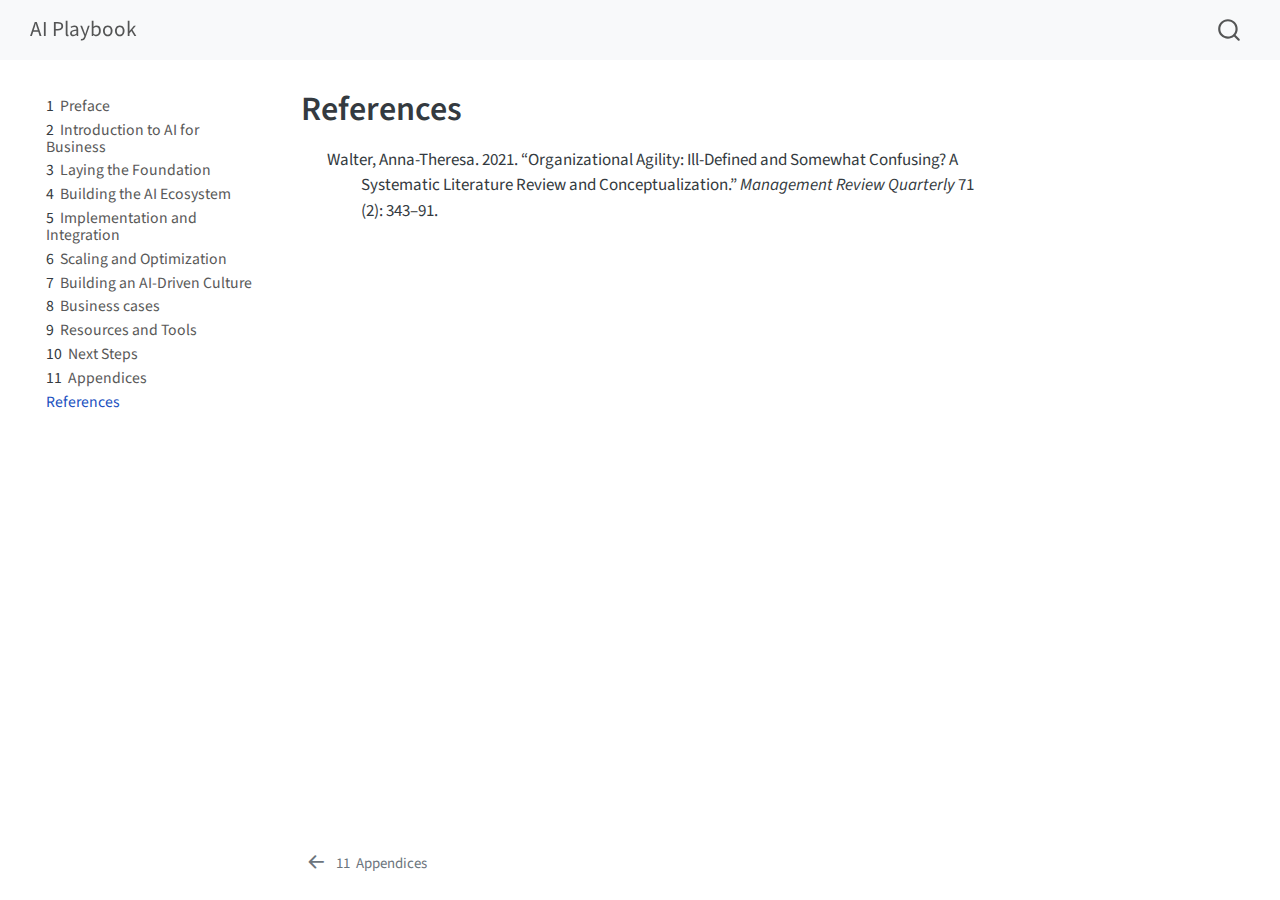
<file: book/content/references.html>
<!DOCTYPE html>
<html xmlns="http://www.w3.org/1999/xhtml" lang="en" xml:lang="en"><head>

<meta charset="utf-8">
<meta name="generator" content="quarto-1.4.551">

<meta name="viewport" content="width=device-width, initial-scale=1.0, user-scalable=yes">


<title>AI Playbook - References</title>
<style>
code{white-space: pre-wrap;}
span.smallcaps{font-variant: small-caps;}
div.columns{display: flex; gap: min(4vw, 1.5em);}
div.column{flex: auto; overflow-x: auto;}
div.hanging-indent{margin-left: 1.5em; text-indent: -1.5em;}
ul.task-list{list-style: none;}
ul.task-list li input[type="checkbox"] {
  width: 0.8em;
  margin: 0 0.8em 0.2em -1em; /* quarto-specific, see https://github.com/quarto-dev/quarto-cli/issues/4556 */ 
  vertical-align: middle;
}
/* CSS for citations */
div.csl-bib-body { }
div.csl-entry {
  clear: both;
}
.hanging-indent div.csl-entry {
  margin-left:2em;
  text-indent:-2em;
}
div.csl-left-margin {
  min-width:2em;
  float:left;
}
div.csl-right-inline {
  margin-left:2em;
  padding-left:1em;
}
div.csl-indent {
  margin-left: 2em;
}</style>


<script src="site_libs/quarto-nav/quarto-nav.js"></script>
<script src="site_libs/quarto-nav/headroom.min.js"></script>
<script src="site_libs/clipboard/clipboard.min.js"></script>
<script src="site_libs/quarto-search/autocomplete.umd.js"></script>
<script src="site_libs/quarto-search/fuse.min.js"></script>
<script src="site_libs/quarto-search/quarto-search.js"></script>
<meta name="quarto:offset" content="./">
<link href="./appendices.html" rel="prev">
<script src="site_libs/quarto-html/quarto.js"></script>
<script src="site_libs/quarto-html/popper.min.js"></script>
<script src="site_libs/quarto-html/tippy.umd.min.js"></script>
<script src="site_libs/quarto-html/anchor.min.js"></script>
<link href="site_libs/quarto-html/tippy.css" rel="stylesheet">
<link href="site_libs/quarto-html/quarto-syntax-highlighting.css" rel="stylesheet" id="quarto-text-highlighting-styles">
<script src="site_libs/bootstrap/bootstrap.min.js"></script>
<link href="site_libs/bootstrap/bootstrap-icons.css" rel="stylesheet">
<link href="site_libs/bootstrap/bootstrap.min.css" rel="stylesheet" id="quarto-bootstrap" data-mode="light">
<script id="quarto-search-options" type="application/json">{
  "location": "navbar",
  "copy-button": false,
  "collapse-after": 3,
  "panel-placement": "end",
  "type": "overlay",
  "limit": 50,
  "keyboard-shortcut": [
    "f",
    "/",
    "s"
  ],
  "show-item-context": false,
  "language": {
    "search-no-results-text": "No results",
    "search-matching-documents-text": "matching documents",
    "search-copy-link-title": "Copy link to search",
    "search-hide-matches-text": "Hide additional matches",
    "search-more-match-text": "more match in this document",
    "search-more-matches-text": "more matches in this document",
    "search-clear-button-title": "Clear",
    "search-text-placeholder": "",
    "search-detached-cancel-button-title": "Cancel",
    "search-submit-button-title": "Submit",
    "search-label": "Search"
  }
}</script>


</head>

<body class="nav-sidebar floating nav-fixed">

<div id="quarto-search-results"></div>
  <header id="quarto-header" class="headroom fixed-top">
    <nav class="navbar navbar-expand-lg " data-bs-theme="dark">
      <div class="navbar-container container-fluid">
      <div class="navbar-brand-container mx-auto">
    <a class="navbar-brand" href="./index.html">
    <span class="navbar-title">AI Playbook</span>
    </a>
  </div>
        <div class="quarto-navbar-tools tools-end">
</div>
          <div id="quarto-search" class="" title="Search"></div>
      </div> <!-- /container-fluid -->
    </nav>
  <nav class="quarto-secondary-nav">
    <div class="container-fluid d-flex">
      <button type="button" class="quarto-btn-toggle btn" data-bs-toggle="collapse" data-bs-target=".quarto-sidebar-collapse-item" aria-controls="quarto-sidebar" aria-expanded="false" aria-label="Toggle sidebar navigation" onclick="if (window.quartoToggleHeadroom) { window.quartoToggleHeadroom(); }">
        <i class="bi bi-layout-text-sidebar-reverse"></i>
      </button>
        <nav class="quarto-page-breadcrumbs" aria-label="breadcrumb"><ol class="breadcrumb"><li class="breadcrumb-item"><a href="./references.html">References</a></li></ol></nav>
        <a class="flex-grow-1" role="button" data-bs-toggle="collapse" data-bs-target=".quarto-sidebar-collapse-item" aria-controls="quarto-sidebar" aria-expanded="false" aria-label="Toggle sidebar navigation" onclick="if (window.quartoToggleHeadroom) { window.quartoToggleHeadroom(); }">      
        </a>
    </div>
  </nav>
</header>
<!-- content -->
<div id="quarto-content" class="quarto-container page-columns page-rows-contents page-layout-article page-navbar">
<!-- sidebar -->
  <nav id="quarto-sidebar" class="sidebar collapse collapse-horizontal quarto-sidebar-collapse-item sidebar-navigation floating overflow-auto">
    <div class="sidebar-menu-container"> 
    <ul class="list-unstyled mt-1">
        <li class="sidebar-item">
  <div class="sidebar-item-container"> 
  <a href="./index.html" class="sidebar-item-text sidebar-link">
 <span class="menu-text"><span class="chapter-number">1</span>&nbsp; <span class="chapter-title">Preface</span></span></a>
  </div>
</li>
        <li class="sidebar-item">
  <div class="sidebar-item-container"> 
  <a href="./intro.html" class="sidebar-item-text sidebar-link">
 <span class="menu-text"><span class="chapter-number">2</span>&nbsp; <span class="chapter-title">Introduction to AI for Business</span></span></a>
  </div>
</li>
        <li class="sidebar-item">
  <div class="sidebar-item-container"> 
  <a href="./foundation.html" class="sidebar-item-text sidebar-link">
 <span class="menu-text"><span class="chapter-number">3</span>&nbsp; <span class="chapter-title">Laying the Foundation</span></span></a>
  </div>
</li>
        <li class="sidebar-item">
  <div class="sidebar-item-container"> 
  <a href="./ecosystem.html" class="sidebar-item-text sidebar-link">
 <span class="menu-text"><span class="chapter-number">4</span>&nbsp; <span class="chapter-title">Building the AI Ecosystem</span></span></a>
  </div>
</li>
        <li class="sidebar-item">
  <div class="sidebar-item-container"> 
  <a href="./implementation.html" class="sidebar-item-text sidebar-link">
 <span class="menu-text"><span class="chapter-number">5</span>&nbsp; <span class="chapter-title">Implementation and Integration</span></span></a>
  </div>
</li>
        <li class="sidebar-item">
  <div class="sidebar-item-container"> 
  <a href="./scaling.html" class="sidebar-item-text sidebar-link">
 <span class="menu-text"><span class="chapter-number">6</span>&nbsp; <span class="chapter-title">Scaling and Optimization</span></span></a>
  </div>
</li>
        <li class="sidebar-item">
  <div class="sidebar-item-container"> 
  <a href="./aiculture.html" class="sidebar-item-text sidebar-link">
 <span class="menu-text"><span class="chapter-number">7</span>&nbsp; <span class="chapter-title">Building an AI-Driven Culture</span></span></a>
  </div>
</li>
        <li class="sidebar-item">
  <div class="sidebar-item-container"> 
  <a href="./businesscases.html" class="sidebar-item-text sidebar-link">
 <span class="menu-text"><span class="chapter-number">8</span>&nbsp; <span class="chapter-title">Business cases</span></span></a>
  </div>
</li>
        <li class="sidebar-item">
  <div class="sidebar-item-container"> 
  <a href="./resources.html" class="sidebar-item-text sidebar-link">
 <span class="menu-text"><span class="chapter-number">9</span>&nbsp; <span class="chapter-title">Resources and Tools</span></span></a>
  </div>
</li>
        <li class="sidebar-item">
  <div class="sidebar-item-container"> 
  <a href="./next.html" class="sidebar-item-text sidebar-link">
 <span class="menu-text"><span class="chapter-number">10</span>&nbsp; <span class="chapter-title">Next Steps</span></span></a>
  </div>
</li>
        <li class="sidebar-item">
  <div class="sidebar-item-container"> 
  <a href="./appendices.html" class="sidebar-item-text sidebar-link">
 <span class="menu-text"><span class="chapter-number">11</span>&nbsp; <span class="chapter-title">Appendices</span></span></a>
  </div>
</li>
        <li class="sidebar-item">
  <div class="sidebar-item-container"> 
  <a href="./references.html" class="sidebar-item-text sidebar-link active">
 <span class="menu-text">References</span></a>
  </div>
</li>
    </ul>
    </div>
</nav>
<div id="quarto-sidebar-glass" class="quarto-sidebar-collapse-item" data-bs-toggle="collapse" data-bs-target=".quarto-sidebar-collapse-item"></div>
<!-- margin-sidebar -->
    <div id="quarto-margin-sidebar" class="sidebar margin-sidebar">
        
    </div>
<!-- main -->
<main class="content" id="quarto-document-content">

<header id="title-block-header" class="quarto-title-block default">
<div class="quarto-title">
<h1 class="title">References</h1>
</div>



<div class="quarto-title-meta">

    
  
    
  </div>
  


</header>


<div id="refs" class="references csl-bib-body hanging-indent" data-entry-spacing="0" role="list">
<div id="ref-walter2021organizational" class="csl-entry" role="listitem">
Walter, Anna-Theresa. 2021. <span>“Organizational Agility: Ill-Defined
and Somewhat Confusing? A Systematic Literature Review and
Conceptualization.”</span> <em>Management Review Quarterly</em> 71 (2):
343–91.
</div>
</div>



</main> <!-- /main -->
<script>
      // This code runs once the DOM is fully loaded
      
      document.addEventListener('DOMContentLoaded', function () {
      
        
            
      const cardsContainer = document.getElementById('cards-container');
      
      let data = [
    {
        title: "Billion Dollar Teams: The Future of an AI Powered Workforce | SXSW 2024",
        description: "The AI honeymoon is over, but its impact has barely begun. What happens when we no longer interact with AI on discrete tasks, but it's pervasive in our work? We’ll reach that reality faster than we did with the digital revolution. We’ll explore the ability and practices of AI-enabled individuals and teams to provide exponential value; This is the era of the billion-dollar team. We’ll show examples of how new team structures, workflows, and cultures are built, including several experiments within our own organization using AI to enhance employee productivity 10x and more on specific tasks.",
        type: "video",
        url: "https://www.youtube.com/embed/1MZoxuxAfTM?si=yIGPgkvrJ2R2AgQC"
    },
    {
        title: "What's next for AI agentic workflows ft. Andrew Ng of AI Fund",
        description: "Andrew Ng, founder of DeepLearning.AI and AI Fund, speaks at Sequoia Capital's AI Ascent about what's next for AI agentic workflows and their potential to significantly propel AI advancements—perhaps even surpassing the impact of the forthcoming generation of foundational models.",
        type: "video",
        url: "https://www.youtube.com/embed/sal78ACtGTc?si=H61Oyx1p4892tkOd"
    },
    {
        title: "What's next for AI agents ft. LangChain's Harrison Chase",
        description: "Harrison Chase, founder of LangChain, speaks at Sequoia Capital's AI Ascent about what's next for agents in AI and the evolution of using language model to interact with the external world. Harrison identifies three critical areas of development for the next generation of agents that would make them production-ready and more impactful in the real world: planning, user experience and memory.",
        type: "video",
        url: "https://www.youtube.com/embed/pBBe1pk8hf4?si=kU9i5J0i5QNy-KPd"
    },
    {
        title: "AI Transformation Playbook",
        description: "How to lead your company into the AI era.",
        type: "reading",
        imageUrl: "https://businessdatasolutions.github.io/ai-playbook/book/docs/LandingAI_Transformation_Playbook_11-19.png",
        readUrl: "https://businessdatasolutions.github.io/ai-playbook/book/docs/LandingAI_Transformation_Playbook_11-19.pdf"
    },
];

      data.forEach(item => {
          // Creating a column div
          const colDiv = document.createElement('div');
          colDiv.className = 'col-md-4 m-4';

          // Creating the card div
          const cardDiv = document.createElement('div');
          cardDiv.className = 'card';

          // Creating the card content
          let cardContent;
          if (item.type === 'video') {
              cardContent = `
                  <div class="ratio ratio-16x9">
                  <iframe src="${item.url}" frameborder="0" allow="accelerometer; autoplay; encrypted-media; gyroscope; picture-in-picture" allowfullscreen class="embed-responsive embed-responsive-16by9"></iframe>
                  </div>
              `;
          } else { // 'reading'
              cardContent = `
                  <a href=${item.readUrl} target="_blank"><img src=${item.imageUrl} class="card-img-top" alt="${item.title}"></a>
              `;
          }
          
          // Determine the footer class based on item.type
          let footerClass = item.type === 'video' ? 'bg-info' : 'bg-warning';
          
          cardContent += `
              <div class="card-body">
                  <h5 class="card-title">${item.title}</h5>
                  <p class="card-text">${item.description}</p>
              </div>
              <div class="card-footer ${footerClass}">
                  <small class="">${item.type.toUpperCase()}</small>
              </div>
          `;

          // Adding the content to the card and the card to the column div
          cardDiv.innerHTML = cardContent;
          colDiv.appendChild(cardDiv);

          // Adding the column to the cards container
          cardsContainer.appendChild(colDiv);
          });

        
    });
</script>
<script id="quarto-html-after-body" type="application/javascript">
window.document.addEventListener("DOMContentLoaded", function (event) {
  const toggleBodyColorMode = (bsSheetEl) => {
    const mode = bsSheetEl.getAttribute("data-mode");
    const bodyEl = window.document.querySelector("body");
    if (mode === "dark") {
      bodyEl.classList.add("quarto-dark");
      bodyEl.classList.remove("quarto-light");
    } else {
      bodyEl.classList.add("quarto-light");
      bodyEl.classList.remove("quarto-dark");
    }
  }
  const toggleBodyColorPrimary = () => {
    const bsSheetEl = window.document.querySelector("link#quarto-bootstrap");
    if (bsSheetEl) {
      toggleBodyColorMode(bsSheetEl);
    }
  }
  toggleBodyColorPrimary();  
  const icon = "";
  const anchorJS = new window.AnchorJS();
  anchorJS.options = {
    placement: 'right',
    icon: icon
  };
  anchorJS.add('.anchored');
  const isCodeAnnotation = (el) => {
    for (const clz of el.classList) {
      if (clz.startsWith('code-annotation-')) {                     
        return true;
      }
    }
    return false;
  }
  const clipboard = new window.ClipboardJS('.code-copy-button', {
    text: function(trigger) {
      const codeEl = trigger.previousElementSibling.cloneNode(true);
      for (const childEl of codeEl.children) {
        if (isCodeAnnotation(childEl)) {
          childEl.remove();
        }
      }
      return codeEl.innerText;
    }
  });
  clipboard.on('success', function(e) {
    // button target
    const button = e.trigger;
    // don't keep focus
    button.blur();
    // flash "checked"
    button.classList.add('code-copy-button-checked');
    var currentTitle = button.getAttribute("title");
    button.setAttribute("title", "Copied!");
    let tooltip;
    if (window.bootstrap) {
      button.setAttribute("data-bs-toggle", "tooltip");
      button.setAttribute("data-bs-placement", "left");
      button.setAttribute("data-bs-title", "Copied!");
      tooltip = new bootstrap.Tooltip(button, 
        { trigger: "manual", 
          customClass: "code-copy-button-tooltip",
          offset: [0, -8]});
      tooltip.show();    
    }
    setTimeout(function() {
      if (tooltip) {
        tooltip.hide();
        button.removeAttribute("data-bs-title");
        button.removeAttribute("data-bs-toggle");
        button.removeAttribute("data-bs-placement");
      }
      button.setAttribute("title", currentTitle);
      button.classList.remove('code-copy-button-checked');
    }, 1000);
    // clear code selection
    e.clearSelection();
  });
    var localhostRegex = new RegExp(/^(?:http|https):\/\/localhost\:?[0-9]*\//);
    var mailtoRegex = new RegExp(/^mailto:/);
      var filterRegex = new RegExp('/' + window.location.host + '/');
    var isInternal = (href) => {
        return filterRegex.test(href) || localhostRegex.test(href) || mailtoRegex.test(href);
    }
    // Inspect non-navigation links and adorn them if external
 	var links = window.document.querySelectorAll('a[href]:not(.nav-link):not(.navbar-brand):not(.toc-action):not(.sidebar-link):not(.sidebar-item-toggle):not(.pagination-link):not(.no-external):not([aria-hidden]):not(.dropdown-item):not(.quarto-navigation-tool)');
    for (var i=0; i<links.length; i++) {
      const link = links[i];
      if (!isInternal(link.href)) {
        // undo the damage that might have been done by quarto-nav.js in the case of
        // links that we want to consider external
        if (link.dataset.originalHref !== undefined) {
          link.href = link.dataset.originalHref;
        }
      }
    }
  function tippyHover(el, contentFn, onTriggerFn, onUntriggerFn) {
    const config = {
      allowHTML: true,
      maxWidth: 500,
      delay: 100,
      arrow: false,
      appendTo: function(el) {
          return el.parentElement;
      },
      interactive: true,
      interactiveBorder: 10,
      theme: 'quarto',
      placement: 'bottom-start',
    };
    if (contentFn) {
      config.content = contentFn;
    }
    if (onTriggerFn) {
      config.onTrigger = onTriggerFn;
    }
    if (onUntriggerFn) {
      config.onUntrigger = onUntriggerFn;
    }
    window.tippy(el, config); 
  }
  const noterefs = window.document.querySelectorAll('a[role="doc-noteref"]');
  for (var i=0; i<noterefs.length; i++) {
    const ref = noterefs[i];
    tippyHover(ref, function() {
      // use id or data attribute instead here
      let href = ref.getAttribute('data-footnote-href') || ref.getAttribute('href');
      try { href = new URL(href).hash; } catch {}
      const id = href.replace(/^#\/?/, "");
      const note = window.document.getElementById(id);
      if (note) {
        return note.innerHTML;
      } else {
        return "";
      }
    });
  }
  const xrefs = window.document.querySelectorAll('a.quarto-xref');
  const processXRef = (id, note) => {
    // Strip column container classes
    const stripColumnClz = (el) => {
      el.classList.remove("page-full", "page-columns");
      if (el.children) {
        for (const child of el.children) {
          stripColumnClz(child);
        }
      }
    }
    stripColumnClz(note)
    if (id === null || id.startsWith('sec-')) {
      // Special case sections, only their first couple elements
      const container = document.createElement("div");
      if (note.children && note.children.length > 2) {
        container.appendChild(note.children[0].cloneNode(true));
        for (let i = 1; i < note.children.length; i++) {
          const child = note.children[i];
          if (child.tagName === "P" && child.innerText === "") {
            continue;
          } else {
            container.appendChild(child.cloneNode(true));
            break;
          }
        }
        if (window.Quarto?.typesetMath) {
          window.Quarto.typesetMath(container);
        }
        return container.innerHTML
      } else {
        if (window.Quarto?.typesetMath) {
          window.Quarto.typesetMath(note);
        }
        return note.innerHTML;
      }
    } else {
      // Remove any anchor links if they are present
      const anchorLink = note.querySelector('a.anchorjs-link');
      if (anchorLink) {
        anchorLink.remove();
      }
      if (window.Quarto?.typesetMath) {
        window.Quarto.typesetMath(note);
      }
      // TODO in 1.5, we should make sure this works without a callout special case
      if (note.classList.contains("callout")) {
        return note.outerHTML;
      } else {
        return note.innerHTML;
      }
    }
  }
  for (var i=0; i<xrefs.length; i++) {
    const xref = xrefs[i];
    tippyHover(xref, undefined, function(instance) {
      instance.disable();
      let url = xref.getAttribute('href');
      let hash = undefined; 
      if (url.startsWith('#')) {
        hash = url;
      } else {
        try { hash = new URL(url).hash; } catch {}
      }
      if (hash) {
        const id = hash.replace(/^#\/?/, "");
        const note = window.document.getElementById(id);
        if (note !== null) {
          try {
            const html = processXRef(id, note.cloneNode(true));
            instance.setContent(html);
          } finally {
            instance.enable();
            instance.show();
          }
        } else {
          // See if we can fetch this
          fetch(url.split('#')[0])
          .then(res => res.text())
          .then(html => {
            const parser = new DOMParser();
            const htmlDoc = parser.parseFromString(html, "text/html");
            const note = htmlDoc.getElementById(id);
            if (note !== null) {
              const html = processXRef(id, note);
              instance.setContent(html);
            } 
          }).finally(() => {
            instance.enable();
            instance.show();
          });
        }
      } else {
        // See if we can fetch a full url (with no hash to target)
        // This is a special case and we should probably do some content thinning / targeting
        fetch(url)
        .then(res => res.text())
        .then(html => {
          const parser = new DOMParser();
          const htmlDoc = parser.parseFromString(html, "text/html");
          const note = htmlDoc.querySelector('main.content');
          if (note !== null) {
            // This should only happen for chapter cross references
            // (since there is no id in the URL)
            // remove the first header
            if (note.children.length > 0 && note.children[0].tagName === "HEADER") {
              note.children[0].remove();
            }
            const html = processXRef(null, note);
            instance.setContent(html);
          } 
        }).finally(() => {
          instance.enable();
          instance.show();
        });
      }
    }, function(instance) {
    });
  }
      let selectedAnnoteEl;
      const selectorForAnnotation = ( cell, annotation) => {
        let cellAttr = 'data-code-cell="' + cell + '"';
        let lineAttr = 'data-code-annotation="' +  annotation + '"';
        const selector = 'span[' + cellAttr + '][' + lineAttr + ']';
        return selector;
      }
      const selectCodeLines = (annoteEl) => {
        const doc = window.document;
        const targetCell = annoteEl.getAttribute("data-target-cell");
        const targetAnnotation = annoteEl.getAttribute("data-target-annotation");
        const annoteSpan = window.document.querySelector(selectorForAnnotation(targetCell, targetAnnotation));
        const lines = annoteSpan.getAttribute("data-code-lines").split(",");
        const lineIds = lines.map((line) => {
          return targetCell + "-" + line;
        })
        let top = null;
        let height = null;
        let parent = null;
        if (lineIds.length > 0) {
            //compute the position of the single el (top and bottom and make a div)
            const el = window.document.getElementById(lineIds[0]);
            top = el.offsetTop;
            height = el.offsetHeight;
            parent = el.parentElement.parentElement;
          if (lineIds.length > 1) {
            const lastEl = window.document.getElementById(lineIds[lineIds.length - 1]);
            const bottom = lastEl.offsetTop + lastEl.offsetHeight;
            height = bottom - top;
          }
          if (top !== null && height !== null && parent !== null) {
            // cook up a div (if necessary) and position it 
            let div = window.document.getElementById("code-annotation-line-highlight");
            if (div === null) {
              div = window.document.createElement("div");
              div.setAttribute("id", "code-annotation-line-highlight");
              div.style.position = 'absolute';
              parent.appendChild(div);
            }
            div.style.top = top - 2 + "px";
            div.style.height = height + 4 + "px";
            div.style.left = 0;
            let gutterDiv = window.document.getElementById("code-annotation-line-highlight-gutter");
            if (gutterDiv === null) {
              gutterDiv = window.document.createElement("div");
              gutterDiv.setAttribute("id", "code-annotation-line-highlight-gutter");
              gutterDiv.style.position = 'absolute';
              const codeCell = window.document.getElementById(targetCell);
              const gutter = codeCell.querySelector('.code-annotation-gutter');
              gutter.appendChild(gutterDiv);
            }
            gutterDiv.style.top = top - 2 + "px";
            gutterDiv.style.height = height + 4 + "px";
          }
          selectedAnnoteEl = annoteEl;
        }
      };
      const unselectCodeLines = () => {
        const elementsIds = ["code-annotation-line-highlight", "code-annotation-line-highlight-gutter"];
        elementsIds.forEach((elId) => {
          const div = window.document.getElementById(elId);
          if (div) {
            div.remove();
          }
        });
        selectedAnnoteEl = undefined;
      };
        // Handle positioning of the toggle
    window.addEventListener(
      "resize",
      throttle(() => {
        elRect = undefined;
        if (selectedAnnoteEl) {
          selectCodeLines(selectedAnnoteEl);
        }
      }, 10)
    );
    function throttle(fn, ms) {
    let throttle = false;
    let timer;
      return (...args) => {
        if(!throttle) { // first call gets through
            fn.apply(this, args);
            throttle = true;
        } else { // all the others get throttled
            if(timer) clearTimeout(timer); // cancel #2
            timer = setTimeout(() => {
              fn.apply(this, args);
              timer = throttle = false;
            }, ms);
        }
      };
    }
      // Attach click handler to the DT
      const annoteDls = window.document.querySelectorAll('dt[data-target-cell]');
      for (const annoteDlNode of annoteDls) {
        annoteDlNode.addEventListener('click', (event) => {
          const clickedEl = event.target;
          if (clickedEl !== selectedAnnoteEl) {
            unselectCodeLines();
            const activeEl = window.document.querySelector('dt[data-target-cell].code-annotation-active');
            if (activeEl) {
              activeEl.classList.remove('code-annotation-active');
            }
            selectCodeLines(clickedEl);
            clickedEl.classList.add('code-annotation-active');
          } else {
            // Unselect the line
            unselectCodeLines();
            clickedEl.classList.remove('code-annotation-active');
          }
        });
      }
  const findCites = (el) => {
    const parentEl = el.parentElement;
    if (parentEl) {
      const cites = parentEl.dataset.cites;
      if (cites) {
        return {
          el,
          cites: cites.split(' ')
        };
      } else {
        return findCites(el.parentElement)
      }
    } else {
      return undefined;
    }
  };
  var bibliorefs = window.document.querySelectorAll('a[role="doc-biblioref"]');
  for (var i=0; i<bibliorefs.length; i++) {
    const ref = bibliorefs[i];
    const citeInfo = findCites(ref);
    if (citeInfo) {
      tippyHover(citeInfo.el, function() {
        var popup = window.document.createElement('div');
        citeInfo.cites.forEach(function(cite) {
          var citeDiv = window.document.createElement('div');
          citeDiv.classList.add('hanging-indent');
          citeDiv.classList.add('csl-entry');
          var biblioDiv = window.document.getElementById('ref-' + cite);
          if (biblioDiv) {
            citeDiv.innerHTML = biblioDiv.innerHTML;
          }
          popup.appendChild(citeDiv);
        });
        return popup.innerHTML;
      });
    }
  }
});
</script>
<nav class="page-navigation">
  <div class="nav-page nav-page-previous">
      <a href="./appendices.html" class="pagination-link" aria-label="Appendices">
        <i class="bi bi-arrow-left-short"></i> <span class="nav-page-text"><span class="chapter-number">11</span>&nbsp; <span class="chapter-title">Appendices</span></span>
      </a>          
  </div>
  <div class="nav-page nav-page-next">
  </div>
</nav>
</div> <!-- /content -->




</body></html>
</file>
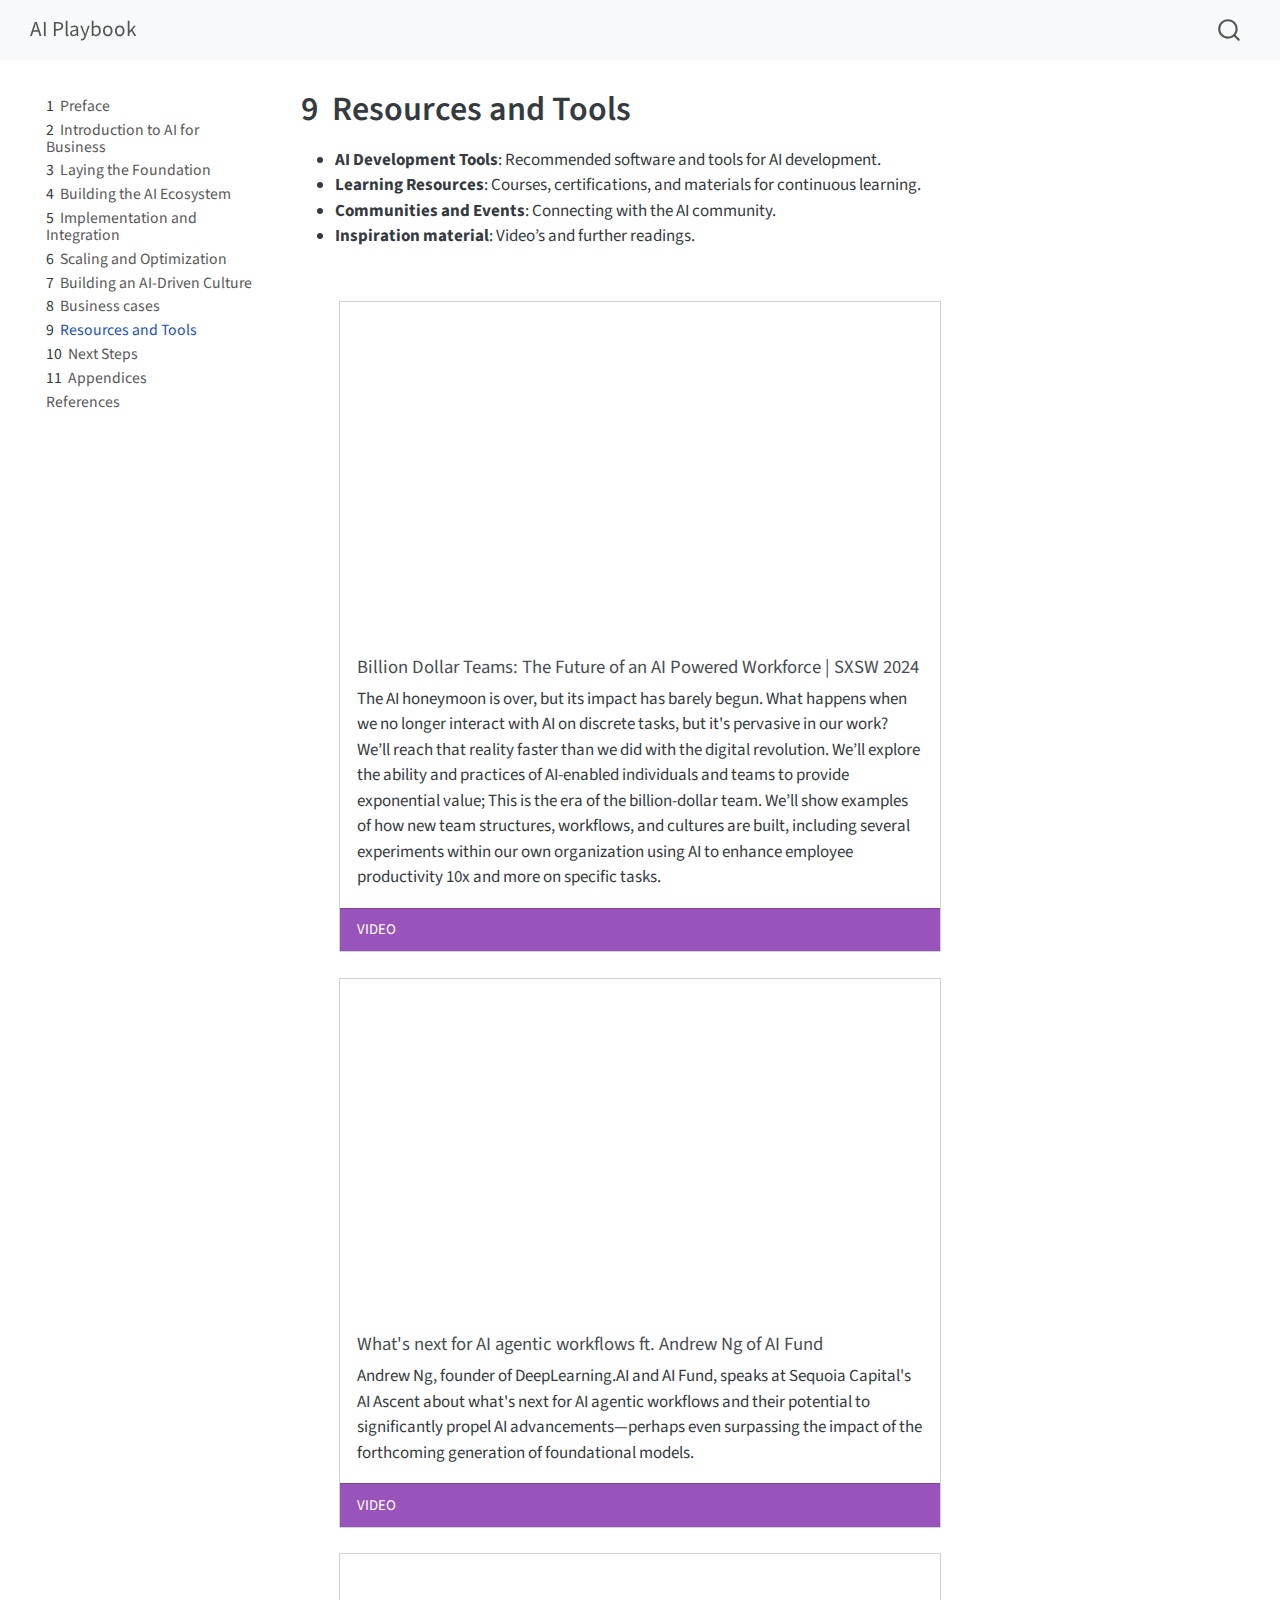
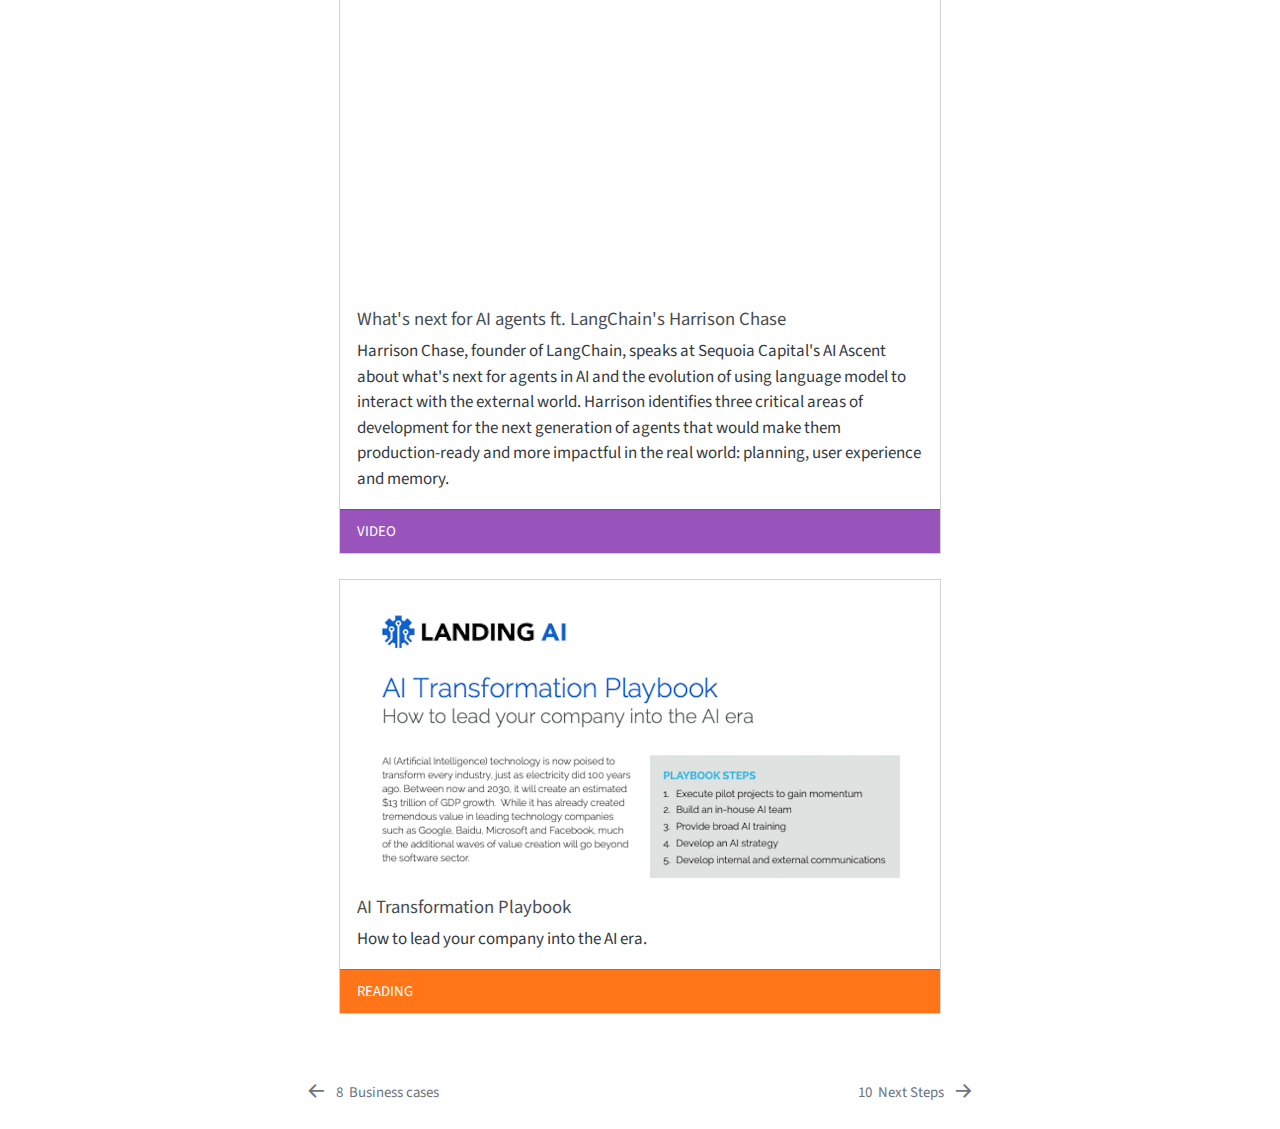
<file: book/content/resources.html>
<!DOCTYPE html>
<html xmlns="http://www.w3.org/1999/xhtml" lang="en" xml:lang="en"><head>

<meta charset="utf-8">
<meta name="generator" content="quarto-1.4.551">

<meta name="viewport" content="width=device-width, initial-scale=1.0, user-scalable=yes">


<title>AI Playbook - 9&nbsp; Resources and Tools</title>
<style>
code{white-space: pre-wrap;}
span.smallcaps{font-variant: small-caps;}
div.columns{display: flex; gap: min(4vw, 1.5em);}
div.column{flex: auto; overflow-x: auto;}
div.hanging-indent{margin-left: 1.5em; text-indent: -1.5em;}
ul.task-list{list-style: none;}
ul.task-list li input[type="checkbox"] {
  width: 0.8em;
  margin: 0 0.8em 0.2em -1em; /* quarto-specific, see https://github.com/quarto-dev/quarto-cli/issues/4556 */ 
  vertical-align: middle;
}
</style>


<script src="site_libs/quarto-nav/quarto-nav.js"></script>
<script src="site_libs/quarto-nav/headroom.min.js"></script>
<script src="site_libs/clipboard/clipboard.min.js"></script>
<script src="site_libs/quarto-search/autocomplete.umd.js"></script>
<script src="site_libs/quarto-search/fuse.min.js"></script>
<script src="site_libs/quarto-search/quarto-search.js"></script>
<meta name="quarto:offset" content="./">
<link href="./next.html" rel="next">
<link href="./businesscases.html" rel="prev">
<script src="site_libs/quarto-html/quarto.js"></script>
<script src="site_libs/quarto-html/popper.min.js"></script>
<script src="site_libs/quarto-html/tippy.umd.min.js"></script>
<script src="site_libs/quarto-html/anchor.min.js"></script>
<link href="site_libs/quarto-html/tippy.css" rel="stylesheet">
<link href="site_libs/quarto-html/quarto-syntax-highlighting.css" rel="stylesheet" id="quarto-text-highlighting-styles">
<script src="site_libs/bootstrap/bootstrap.min.js"></script>
<link href="site_libs/bootstrap/bootstrap-icons.css" rel="stylesheet">
<link href="site_libs/bootstrap/bootstrap.min.css" rel="stylesheet" id="quarto-bootstrap" data-mode="light">
<script id="quarto-search-options" type="application/json">{
  "location": "navbar",
  "copy-button": false,
  "collapse-after": 3,
  "panel-placement": "end",
  "type": "overlay",
  "limit": 50,
  "keyboard-shortcut": [
    "f",
    "/",
    "s"
  ],
  "show-item-context": false,
  "language": {
    "search-no-results-text": "No results",
    "search-matching-documents-text": "matching documents",
    "search-copy-link-title": "Copy link to search",
    "search-hide-matches-text": "Hide additional matches",
    "search-more-match-text": "more match in this document",
    "search-more-matches-text": "more matches in this document",
    "search-clear-button-title": "Clear",
    "search-text-placeholder": "",
    "search-detached-cancel-button-title": "Cancel",
    "search-submit-button-title": "Submit",
    "search-label": "Search"
  }
}</script>


</head>

<body class="nav-sidebar floating nav-fixed">

<div id="quarto-search-results"></div>
  <header id="quarto-header" class="headroom fixed-top">
    <nav class="navbar navbar-expand-lg " data-bs-theme="dark">
      <div class="navbar-container container-fluid">
      <div class="navbar-brand-container mx-auto">
    <a class="navbar-brand" href="./index.html">
    <span class="navbar-title">AI Playbook</span>
    </a>
  </div>
        <div class="quarto-navbar-tools tools-end">
</div>
          <div id="quarto-search" class="" title="Search"></div>
      </div> <!-- /container-fluid -->
    </nav>
  <nav class="quarto-secondary-nav">
    <div class="container-fluid d-flex">
      <button type="button" class="quarto-btn-toggle btn" data-bs-toggle="collapse" data-bs-target=".quarto-sidebar-collapse-item" aria-controls="quarto-sidebar" aria-expanded="false" aria-label="Toggle sidebar navigation" onclick="if (window.quartoToggleHeadroom) { window.quartoToggleHeadroom(); }">
        <i class="bi bi-layout-text-sidebar-reverse"></i>
      </button>
        <nav class="quarto-page-breadcrumbs" aria-label="breadcrumb"><ol class="breadcrumb"><li class="breadcrumb-item"><a href="./resources.html"><span class="chapter-number">9</span>&nbsp; <span class="chapter-title">Resources and Tools</span></a></li></ol></nav>
        <a class="flex-grow-1" role="button" data-bs-toggle="collapse" data-bs-target=".quarto-sidebar-collapse-item" aria-controls="quarto-sidebar" aria-expanded="false" aria-label="Toggle sidebar navigation" onclick="if (window.quartoToggleHeadroom) { window.quartoToggleHeadroom(); }">      
        </a>
    </div>
  </nav>
</header>
<!-- content -->
<div id="quarto-content" class="quarto-container page-columns page-rows-contents page-layout-article page-navbar">
<!-- sidebar -->
  <nav id="quarto-sidebar" class="sidebar collapse collapse-horizontal quarto-sidebar-collapse-item sidebar-navigation floating overflow-auto">
    <div class="sidebar-menu-container"> 
    <ul class="list-unstyled mt-1">
        <li class="sidebar-item">
  <div class="sidebar-item-container"> 
  <a href="./index.html" class="sidebar-item-text sidebar-link">
 <span class="menu-text"><span class="chapter-number">1</span>&nbsp; <span class="chapter-title">Preface</span></span></a>
  </div>
</li>
        <li class="sidebar-item">
  <div class="sidebar-item-container"> 
  <a href="./intro.html" class="sidebar-item-text sidebar-link">
 <span class="menu-text"><span class="chapter-number">2</span>&nbsp; <span class="chapter-title">Introduction to AI for Business</span></span></a>
  </div>
</li>
        <li class="sidebar-item">
  <div class="sidebar-item-container"> 
  <a href="./foundation.html" class="sidebar-item-text sidebar-link">
 <span class="menu-text"><span class="chapter-number">3</span>&nbsp; <span class="chapter-title">Laying the Foundation</span></span></a>
  </div>
</li>
        <li class="sidebar-item">
  <div class="sidebar-item-container"> 
  <a href="./ecosystem.html" class="sidebar-item-text sidebar-link">
 <span class="menu-text"><span class="chapter-number">4</span>&nbsp; <span class="chapter-title">Building the AI Ecosystem</span></span></a>
  </div>
</li>
        <li class="sidebar-item">
  <div class="sidebar-item-container"> 
  <a href="./implementation.html" class="sidebar-item-text sidebar-link">
 <span class="menu-text"><span class="chapter-number">5</span>&nbsp; <span class="chapter-title">Implementation and Integration</span></span></a>
  </div>
</li>
        <li class="sidebar-item">
  <div class="sidebar-item-container"> 
  <a href="./scaling.html" class="sidebar-item-text sidebar-link">
 <span class="menu-text"><span class="chapter-number">6</span>&nbsp; <span class="chapter-title">Scaling and Optimization</span></span></a>
  </div>
</li>
        <li class="sidebar-item">
  <div class="sidebar-item-container"> 
  <a href="./aiculture.html" class="sidebar-item-text sidebar-link">
 <span class="menu-text"><span class="chapter-number">7</span>&nbsp; <span class="chapter-title">Building an AI-Driven Culture</span></span></a>
  </div>
</li>
        <li class="sidebar-item">
  <div class="sidebar-item-container"> 
  <a href="./businesscases.html" class="sidebar-item-text sidebar-link">
 <span class="menu-text"><span class="chapter-number">8</span>&nbsp; <span class="chapter-title">Business cases</span></span></a>
  </div>
</li>
        <li class="sidebar-item">
  <div class="sidebar-item-container"> 
  <a href="./resources.html" class="sidebar-item-text sidebar-link active">
 <span class="menu-text"><span class="chapter-number">9</span>&nbsp; <span class="chapter-title">Resources and Tools</span></span></a>
  </div>
</li>
        <li class="sidebar-item">
  <div class="sidebar-item-container"> 
  <a href="./next.html" class="sidebar-item-text sidebar-link">
 <span class="menu-text"><span class="chapter-number">10</span>&nbsp; <span class="chapter-title">Next Steps</span></span></a>
  </div>
</li>
        <li class="sidebar-item">
  <div class="sidebar-item-container"> 
  <a href="./appendices.html" class="sidebar-item-text sidebar-link">
 <span class="menu-text"><span class="chapter-number">11</span>&nbsp; <span class="chapter-title">Appendices</span></span></a>
  </div>
</li>
        <li class="sidebar-item">
  <div class="sidebar-item-container"> 
  <a href="./references.html" class="sidebar-item-text sidebar-link">
 <span class="menu-text">References</span></a>
  </div>
</li>
    </ul>
    </div>
</nav>
<div id="quarto-sidebar-glass" class="quarto-sidebar-collapse-item" data-bs-toggle="collapse" data-bs-target=".quarto-sidebar-collapse-item"></div>
<!-- margin-sidebar -->
    <div id="quarto-margin-sidebar" class="sidebar margin-sidebar">
        
    </div>
<!-- main -->
<main class="content" id="quarto-document-content">

<header id="title-block-header" class="quarto-title-block default">
<div class="quarto-title">
<h1 class="title"><span class="chapter-number">9</span>&nbsp; <span class="chapter-title">Resources and Tools</span></h1>
</div>



<div class="quarto-title-meta">

    
  
    
  </div>
  


</header>


<ul>
<li><strong>AI Development Tools</strong>: Recommended software and tools for AI development.</li>
<li><strong>Learning Resources</strong>: Courses, certifications, and materials for continuous learning.</li>
<li><strong>Communities and Events</strong>: Connecting with the AI community.</li>
<li><strong>Inspiration material</strong>: Video’s and further readings.</li>
</ul>
    <div class="container mt-5">
        <div class="row" id="cards-container">
            <!-- Cards will be inserted here -->
        </div>
    </div>



</main> <!-- /main -->
<script>
      // This code runs once the DOM is fully loaded
      
      document.addEventListener('DOMContentLoaded', function () {
      
        
            
      const cardsContainer = document.getElementById('cards-container');
      
      let data = [
    {
        title: "Billion Dollar Teams: The Future of an AI Powered Workforce | SXSW 2024",
        description: "The AI honeymoon is over, but its impact has barely begun. What happens when we no longer interact with AI on discrete tasks, but it's pervasive in our work? We’ll reach that reality faster than we did with the digital revolution. We’ll explore the ability and practices of AI-enabled individuals and teams to provide exponential value; This is the era of the billion-dollar team. We’ll show examples of how new team structures, workflows, and cultures are built, including several experiments within our own organization using AI to enhance employee productivity 10x and more on specific tasks.",
        type: "video",
        url: "https://www.youtube.com/embed/1MZoxuxAfTM?si=yIGPgkvrJ2R2AgQC"
    },
    {
        title: "What's next for AI agentic workflows ft. Andrew Ng of AI Fund",
        description: "Andrew Ng, founder of DeepLearning.AI and AI Fund, speaks at Sequoia Capital's AI Ascent about what's next for AI agentic workflows and their potential to significantly propel AI advancements—perhaps even surpassing the impact of the forthcoming generation of foundational models.",
        type: "video",
        url: "https://www.youtube.com/embed/sal78ACtGTc?si=H61Oyx1p4892tkOd"
    },
    {
        title: "What's next for AI agents ft. LangChain's Harrison Chase",
        description: "Harrison Chase, founder of LangChain, speaks at Sequoia Capital's AI Ascent about what's next for agents in AI and the evolution of using language model to interact with the external world. Harrison identifies three critical areas of development for the next generation of agents that would make them production-ready and more impactful in the real world: planning, user experience and memory.",
        type: "video",
        url: "https://www.youtube.com/embed/pBBe1pk8hf4?si=kU9i5J0i5QNy-KPd"
    },
    {
        title: "AI Transformation Playbook",
        description: "How to lead your company into the AI era.",
        type: "reading",
        imageUrl: "https://businessdatasolutions.github.io/ai-playbook/book/docs/LandingAI_Transformation_Playbook_11-19.png",
        readUrl: "https://businessdatasolutions.github.io/ai-playbook/book/docs/LandingAI_Transformation_Playbook_11-19.pdf"
    },
];

      data.forEach(item => {
          // Creating a column div
          const colDiv = document.createElement('div');
          colDiv.className = 'col-md-4 m-4';

          // Creating the card div
          const cardDiv = document.createElement('div');
          cardDiv.className = 'card';

          // Creating the card content
          let cardContent;
          if (item.type === 'video') {
              cardContent = `
                  <div class="ratio ratio-16x9">
                  <iframe src="${item.url}" frameborder="0" allow="accelerometer; autoplay; encrypted-media; gyroscope; picture-in-picture" allowfullscreen class="embed-responsive embed-responsive-16by9"></iframe>
                  </div>
              `;
          } else { // 'reading'
              cardContent = `
                  <a href=${item.readUrl} target="_blank"><img src=${item.imageUrl} class="card-img-top" alt="${item.title}"></a>
              `;
          }
          
          // Determine the footer class based on item.type
          let footerClass = item.type === 'video' ? 'bg-info' : 'bg-warning';
          
          cardContent += `
              <div class="card-body">
                  <h5 class="card-title">${item.title}</h5>
                  <p class="card-text">${item.description}</p>
              </div>
              <div class="card-footer ${footerClass}">
                  <small class="">${item.type.toUpperCase()}</small>
              </div>
          `;

          // Adding the content to the card and the card to the column div
          cardDiv.innerHTML = cardContent;
          colDiv.appendChild(cardDiv);

          // Adding the column to the cards container
          cardsContainer.appendChild(colDiv);
          });

        
    });
</script>
<script id="quarto-html-after-body" type="application/javascript">
window.document.addEventListener("DOMContentLoaded", function (event) {
  const toggleBodyColorMode = (bsSheetEl) => {
    const mode = bsSheetEl.getAttribute("data-mode");
    const bodyEl = window.document.querySelector("body");
    if (mode === "dark") {
      bodyEl.classList.add("quarto-dark");
      bodyEl.classList.remove("quarto-light");
    } else {
      bodyEl.classList.add("quarto-light");
      bodyEl.classList.remove("quarto-dark");
    }
  }
  const toggleBodyColorPrimary = () => {
    const bsSheetEl = window.document.querySelector("link#quarto-bootstrap");
    if (bsSheetEl) {
      toggleBodyColorMode(bsSheetEl);
    }
  }
  toggleBodyColorPrimary();  
  const icon = "";
  const anchorJS = new window.AnchorJS();
  anchorJS.options = {
    placement: 'right',
    icon: icon
  };
  anchorJS.add('.anchored');
  const isCodeAnnotation = (el) => {
    for (const clz of el.classList) {
      if (clz.startsWith('code-annotation-')) {                     
        return true;
      }
    }
    return false;
  }
  const clipboard = new window.ClipboardJS('.code-copy-button', {
    text: function(trigger) {
      const codeEl = trigger.previousElementSibling.cloneNode(true);
      for (const childEl of codeEl.children) {
        if (isCodeAnnotation(childEl)) {
          childEl.remove();
        }
      }
      return codeEl.innerText;
    }
  });
  clipboard.on('success', function(e) {
    // button target
    const button = e.trigger;
    // don't keep focus
    button.blur();
    // flash "checked"
    button.classList.add('code-copy-button-checked');
    var currentTitle = button.getAttribute("title");
    button.setAttribute("title", "Copied!");
    let tooltip;
    if (window.bootstrap) {
      button.setAttribute("data-bs-toggle", "tooltip");
      button.setAttribute("data-bs-placement", "left");
      button.setAttribute("data-bs-title", "Copied!");
      tooltip = new bootstrap.Tooltip(button, 
        { trigger: "manual", 
          customClass: "code-copy-button-tooltip",
          offset: [0, -8]});
      tooltip.show();    
    }
    setTimeout(function() {
      if (tooltip) {
        tooltip.hide();
        button.removeAttribute("data-bs-title");
        button.removeAttribute("data-bs-toggle");
        button.removeAttribute("data-bs-placement");
      }
      button.setAttribute("title", currentTitle);
      button.classList.remove('code-copy-button-checked');
    }, 1000);
    // clear code selection
    e.clearSelection();
  });
    var localhostRegex = new RegExp(/^(?:http|https):\/\/localhost\:?[0-9]*\//);
    var mailtoRegex = new RegExp(/^mailto:/);
      var filterRegex = new RegExp('/' + window.location.host + '/');
    var isInternal = (href) => {
        return filterRegex.test(href) || localhostRegex.test(href) || mailtoRegex.test(href);
    }
    // Inspect non-navigation links and adorn them if external
 	var links = window.document.querySelectorAll('a[href]:not(.nav-link):not(.navbar-brand):not(.toc-action):not(.sidebar-link):not(.sidebar-item-toggle):not(.pagination-link):not(.no-external):not([aria-hidden]):not(.dropdown-item):not(.quarto-navigation-tool)');
    for (var i=0; i<links.length; i++) {
      const link = links[i];
      if (!isInternal(link.href)) {
        // undo the damage that might have been done by quarto-nav.js in the case of
        // links that we want to consider external
        if (link.dataset.originalHref !== undefined) {
          link.href = link.dataset.originalHref;
        }
      }
    }
  function tippyHover(el, contentFn, onTriggerFn, onUntriggerFn) {
    const config = {
      allowHTML: true,
      maxWidth: 500,
      delay: 100,
      arrow: false,
      appendTo: function(el) {
          return el.parentElement;
      },
      interactive: true,
      interactiveBorder: 10,
      theme: 'quarto',
      placement: 'bottom-start',
    };
    if (contentFn) {
      config.content = contentFn;
    }
    if (onTriggerFn) {
      config.onTrigger = onTriggerFn;
    }
    if (onUntriggerFn) {
      config.onUntrigger = onUntriggerFn;
    }
    window.tippy(el, config); 
  }
  const noterefs = window.document.querySelectorAll('a[role="doc-noteref"]');
  for (var i=0; i<noterefs.length; i++) {
    const ref = noterefs[i];
    tippyHover(ref, function() {
      // use id or data attribute instead here
      let href = ref.getAttribute('data-footnote-href') || ref.getAttribute('href');
      try { href = new URL(href).hash; } catch {}
      const id = href.replace(/^#\/?/, "");
      const note = window.document.getElementById(id);
      if (note) {
        return note.innerHTML;
      } else {
        return "";
      }
    });
  }
  const xrefs = window.document.querySelectorAll('a.quarto-xref');
  const processXRef = (id, note) => {
    // Strip column container classes
    const stripColumnClz = (el) => {
      el.classList.remove("page-full", "page-columns");
      if (el.children) {
        for (const child of el.children) {
          stripColumnClz(child);
        }
      }
    }
    stripColumnClz(note)
    if (id === null || id.startsWith('sec-')) {
      // Special case sections, only their first couple elements
      const container = document.createElement("div");
      if (note.children && note.children.length > 2) {
        container.appendChild(note.children[0].cloneNode(true));
        for (let i = 1; i < note.children.length; i++) {
          const child = note.children[i];
          if (child.tagName === "P" && child.innerText === "") {
            continue;
          } else {
            container.appendChild(child.cloneNode(true));
            break;
          }
        }
        if (window.Quarto?.typesetMath) {
          window.Quarto.typesetMath(container);
        }
        return container.innerHTML
      } else {
        if (window.Quarto?.typesetMath) {
          window.Quarto.typesetMath(note);
        }
        return note.innerHTML;
      }
    } else {
      // Remove any anchor links if they are present
      const anchorLink = note.querySelector('a.anchorjs-link');
      if (anchorLink) {
        anchorLink.remove();
      }
      if (window.Quarto?.typesetMath) {
        window.Quarto.typesetMath(note);
      }
      // TODO in 1.5, we should make sure this works without a callout special case
      if (note.classList.contains("callout")) {
        return note.outerHTML;
      } else {
        return note.innerHTML;
      }
    }
  }
  for (var i=0; i<xrefs.length; i++) {
    const xref = xrefs[i];
    tippyHover(xref, undefined, function(instance) {
      instance.disable();
      let url = xref.getAttribute('href');
      let hash = undefined; 
      if (url.startsWith('#')) {
        hash = url;
      } else {
        try { hash = new URL(url).hash; } catch {}
      }
      if (hash) {
        const id = hash.replace(/^#\/?/, "");
        const note = window.document.getElementById(id);
        if (note !== null) {
          try {
            const html = processXRef(id, note.cloneNode(true));
            instance.setContent(html);
          } finally {
            instance.enable();
            instance.show();
          }
        } else {
          // See if we can fetch this
          fetch(url.split('#')[0])
          .then(res => res.text())
          .then(html => {
            const parser = new DOMParser();
            const htmlDoc = parser.parseFromString(html, "text/html");
            const note = htmlDoc.getElementById(id);
            if (note !== null) {
              const html = processXRef(id, note);
              instance.setContent(html);
            } 
          }).finally(() => {
            instance.enable();
            instance.show();
          });
        }
      } else {
        // See if we can fetch a full url (with no hash to target)
        // This is a special case and we should probably do some content thinning / targeting
        fetch(url)
        .then(res => res.text())
        .then(html => {
          const parser = new DOMParser();
          const htmlDoc = parser.parseFromString(html, "text/html");
          const note = htmlDoc.querySelector('main.content');
          if (note !== null) {
            // This should only happen for chapter cross references
            // (since there is no id in the URL)
            // remove the first header
            if (note.children.length > 0 && note.children[0].tagName === "HEADER") {
              note.children[0].remove();
            }
            const html = processXRef(null, note);
            instance.setContent(html);
          } 
        }).finally(() => {
          instance.enable();
          instance.show();
        });
      }
    }, function(instance) {
    });
  }
      let selectedAnnoteEl;
      const selectorForAnnotation = ( cell, annotation) => {
        let cellAttr = 'data-code-cell="' + cell + '"';
        let lineAttr = 'data-code-annotation="' +  annotation + '"';
        const selector = 'span[' + cellAttr + '][' + lineAttr + ']';
        return selector;
      }
      const selectCodeLines = (annoteEl) => {
        const doc = window.document;
        const targetCell = annoteEl.getAttribute("data-target-cell");
        const targetAnnotation = annoteEl.getAttribute("data-target-annotation");
        const annoteSpan = window.document.querySelector(selectorForAnnotation(targetCell, targetAnnotation));
        const lines = annoteSpan.getAttribute("data-code-lines").split(",");
        const lineIds = lines.map((line) => {
          return targetCell + "-" + line;
        })
        let top = null;
        let height = null;
        let parent = null;
        if (lineIds.length > 0) {
            //compute the position of the single el (top and bottom and make a div)
            const el = window.document.getElementById(lineIds[0]);
            top = el.offsetTop;
            height = el.offsetHeight;
            parent = el.parentElement.parentElement;
          if (lineIds.length > 1) {
            const lastEl = window.document.getElementById(lineIds[lineIds.length - 1]);
            const bottom = lastEl.offsetTop + lastEl.offsetHeight;
            height = bottom - top;
          }
          if (top !== null && height !== null && parent !== null) {
            // cook up a div (if necessary) and position it 
            let div = window.document.getElementById("code-annotation-line-highlight");
            if (div === null) {
              div = window.document.createElement("div");
              div.setAttribute("id", "code-annotation-line-highlight");
              div.style.position = 'absolute';
              parent.appendChild(div);
            }
            div.style.top = top - 2 + "px";
            div.style.height = height + 4 + "px";
            div.style.left = 0;
            let gutterDiv = window.document.getElementById("code-annotation-line-highlight-gutter");
            if (gutterDiv === null) {
              gutterDiv = window.document.createElement("div");
              gutterDiv.setAttribute("id", "code-annotation-line-highlight-gutter");
              gutterDiv.style.position = 'absolute';
              const codeCell = window.document.getElementById(targetCell);
              const gutter = codeCell.querySelector('.code-annotation-gutter');
              gutter.appendChild(gutterDiv);
            }
            gutterDiv.style.top = top - 2 + "px";
            gutterDiv.style.height = height + 4 + "px";
          }
          selectedAnnoteEl = annoteEl;
        }
      };
      const unselectCodeLines = () => {
        const elementsIds = ["code-annotation-line-highlight", "code-annotation-line-highlight-gutter"];
        elementsIds.forEach((elId) => {
          const div = window.document.getElementById(elId);
          if (div) {
            div.remove();
          }
        });
        selectedAnnoteEl = undefined;
      };
        // Handle positioning of the toggle
    window.addEventListener(
      "resize",
      throttle(() => {
        elRect = undefined;
        if (selectedAnnoteEl) {
          selectCodeLines(selectedAnnoteEl);
        }
      }, 10)
    );
    function throttle(fn, ms) {
    let throttle = false;
    let timer;
      return (...args) => {
        if(!throttle) { // first call gets through
            fn.apply(this, args);
            throttle = true;
        } else { // all the others get throttled
            if(timer) clearTimeout(timer); // cancel #2
            timer = setTimeout(() => {
              fn.apply(this, args);
              timer = throttle = false;
            }, ms);
        }
      };
    }
      // Attach click handler to the DT
      const annoteDls = window.document.querySelectorAll('dt[data-target-cell]');
      for (const annoteDlNode of annoteDls) {
        annoteDlNode.addEventListener('click', (event) => {
          const clickedEl = event.target;
          if (clickedEl !== selectedAnnoteEl) {
            unselectCodeLines();
            const activeEl = window.document.querySelector('dt[data-target-cell].code-annotation-active');
            if (activeEl) {
              activeEl.classList.remove('code-annotation-active');
            }
            selectCodeLines(clickedEl);
            clickedEl.classList.add('code-annotation-active');
          } else {
            // Unselect the line
            unselectCodeLines();
            clickedEl.classList.remove('code-annotation-active');
          }
        });
      }
  const findCites = (el) => {
    const parentEl = el.parentElement;
    if (parentEl) {
      const cites = parentEl.dataset.cites;
      if (cites) {
        return {
          el,
          cites: cites.split(' ')
        };
      } else {
        return findCites(el.parentElement)
      }
    } else {
      return undefined;
    }
  };
  var bibliorefs = window.document.querySelectorAll('a[role="doc-biblioref"]');
  for (var i=0; i<bibliorefs.length; i++) {
    const ref = bibliorefs[i];
    const citeInfo = findCites(ref);
    if (citeInfo) {
      tippyHover(citeInfo.el, function() {
        var popup = window.document.createElement('div');
        citeInfo.cites.forEach(function(cite) {
          var citeDiv = window.document.createElement('div');
          citeDiv.classList.add('hanging-indent');
          citeDiv.classList.add('csl-entry');
          var biblioDiv = window.document.getElementById('ref-' + cite);
          if (biblioDiv) {
            citeDiv.innerHTML = biblioDiv.innerHTML;
          }
          popup.appendChild(citeDiv);
        });
        return popup.innerHTML;
      });
    }
  }
});
</script>
<nav class="page-navigation">
  <div class="nav-page nav-page-previous">
      <a href="./businesscases.html" class="pagination-link" aria-label="Business cases">
        <i class="bi bi-arrow-left-short"></i> <span class="nav-page-text"><span class="chapter-number">8</span>&nbsp; <span class="chapter-title">Business cases</span></span>
      </a>          
  </div>
  <div class="nav-page nav-page-next">
      <a href="./next.html" class="pagination-link" aria-label="Next Steps">
        <span class="nav-page-text"><span class="chapter-number">10</span>&nbsp; <span class="chapter-title">Next Steps</span></span> <i class="bi bi-arrow-right-short"></i>
      </a>
  </div>
</nav>
</div> <!-- /content -->




</body></html>
</file>
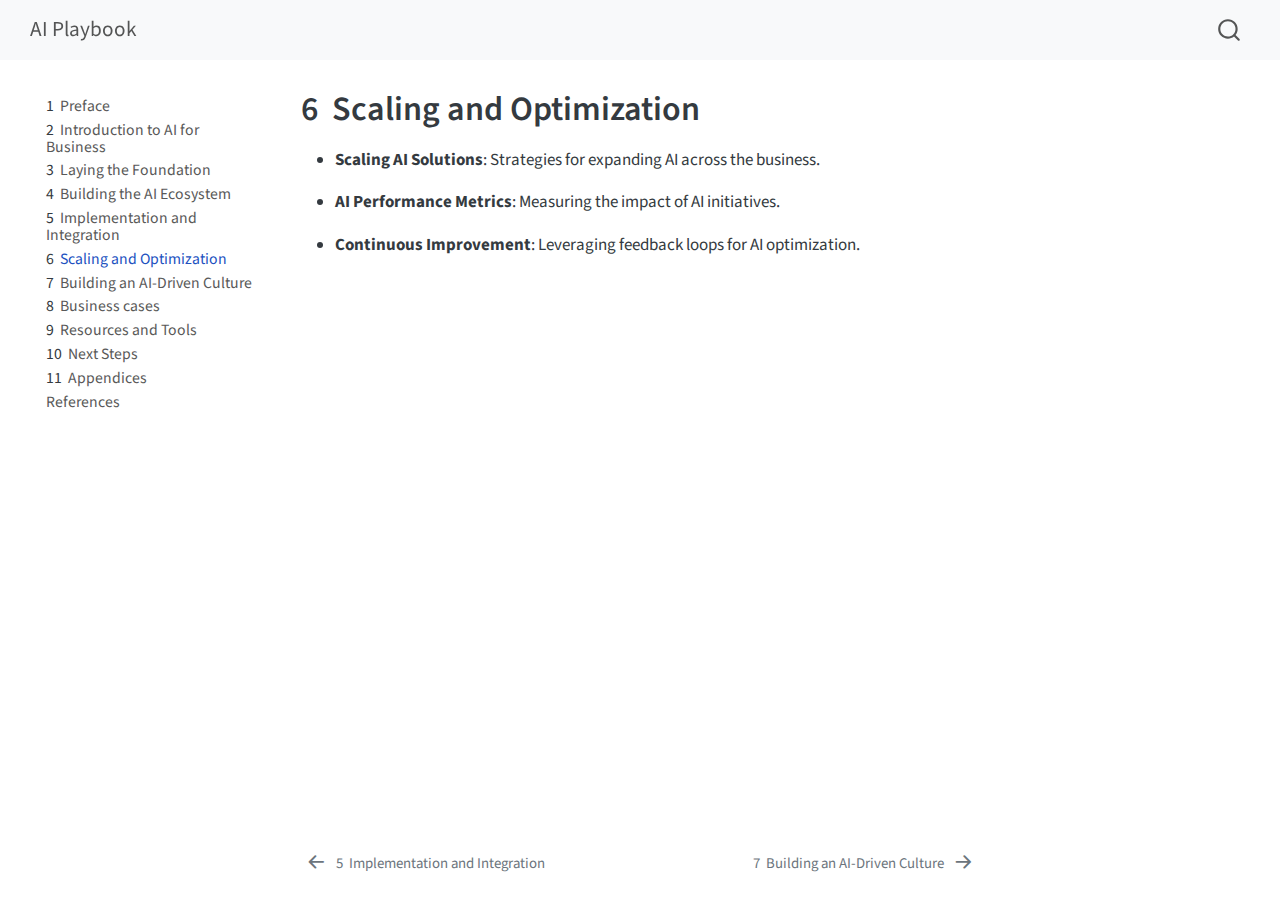
<file: book/content/scaling.html>
<!DOCTYPE html>
<html xmlns="http://www.w3.org/1999/xhtml" lang="en" xml:lang="en"><head>

<meta charset="utf-8">
<meta name="generator" content="quarto-1.4.551">

<meta name="viewport" content="width=device-width, initial-scale=1.0, user-scalable=yes">


<title>AI Playbook - 6&nbsp; Scaling and Optimization</title>
<style>
code{white-space: pre-wrap;}
span.smallcaps{font-variant: small-caps;}
div.columns{display: flex; gap: min(4vw, 1.5em);}
div.column{flex: auto; overflow-x: auto;}
div.hanging-indent{margin-left: 1.5em; text-indent: -1.5em;}
ul.task-list{list-style: none;}
ul.task-list li input[type="checkbox"] {
  width: 0.8em;
  margin: 0 0.8em 0.2em -1em; /* quarto-specific, see https://github.com/quarto-dev/quarto-cli/issues/4556 */ 
  vertical-align: middle;
}
</style>


<script src="site_libs/quarto-nav/quarto-nav.js"></script>
<script src="site_libs/quarto-nav/headroom.min.js"></script>
<script src="site_libs/clipboard/clipboard.min.js"></script>
<script src="site_libs/quarto-search/autocomplete.umd.js"></script>
<script src="site_libs/quarto-search/fuse.min.js"></script>
<script src="site_libs/quarto-search/quarto-search.js"></script>
<meta name="quarto:offset" content="./">
<link href="./aiculture.html" rel="next">
<link href="./implementation.html" rel="prev">
<script src="site_libs/quarto-html/quarto.js"></script>
<script src="site_libs/quarto-html/popper.min.js"></script>
<script src="site_libs/quarto-html/tippy.umd.min.js"></script>
<script src="site_libs/quarto-html/anchor.min.js"></script>
<link href="site_libs/quarto-html/tippy.css" rel="stylesheet">
<link href="site_libs/quarto-html/quarto-syntax-highlighting.css" rel="stylesheet" id="quarto-text-highlighting-styles">
<script src="site_libs/bootstrap/bootstrap.min.js"></script>
<link href="site_libs/bootstrap/bootstrap-icons.css" rel="stylesheet">
<link href="site_libs/bootstrap/bootstrap.min.css" rel="stylesheet" id="quarto-bootstrap" data-mode="light">
<script id="quarto-search-options" type="application/json">{
  "location": "navbar",
  "copy-button": false,
  "collapse-after": 3,
  "panel-placement": "end",
  "type": "overlay",
  "limit": 50,
  "keyboard-shortcut": [
    "f",
    "/",
    "s"
  ],
  "show-item-context": false,
  "language": {
    "search-no-results-text": "No results",
    "search-matching-documents-text": "matching documents",
    "search-copy-link-title": "Copy link to search",
    "search-hide-matches-text": "Hide additional matches",
    "search-more-match-text": "more match in this document",
    "search-more-matches-text": "more matches in this document",
    "search-clear-button-title": "Clear",
    "search-text-placeholder": "",
    "search-detached-cancel-button-title": "Cancel",
    "search-submit-button-title": "Submit",
    "search-label": "Search"
  }
}</script>


</head>

<body class="nav-sidebar floating nav-fixed">

<div id="quarto-search-results"></div>
  <header id="quarto-header" class="headroom fixed-top">
    <nav class="navbar navbar-expand-lg " data-bs-theme="dark">
      <div class="navbar-container container-fluid">
      <div class="navbar-brand-container mx-auto">
    <a class="navbar-brand" href="./index.html">
    <span class="navbar-title">AI Playbook</span>
    </a>
  </div>
        <div class="quarto-navbar-tools tools-end">
</div>
          <div id="quarto-search" class="" title="Search"></div>
      </div> <!-- /container-fluid -->
    </nav>
  <nav class="quarto-secondary-nav">
    <div class="container-fluid d-flex">
      <button type="button" class="quarto-btn-toggle btn" data-bs-toggle="collapse" data-bs-target=".quarto-sidebar-collapse-item" aria-controls="quarto-sidebar" aria-expanded="false" aria-label="Toggle sidebar navigation" onclick="if (window.quartoToggleHeadroom) { window.quartoToggleHeadroom(); }">
        <i class="bi bi-layout-text-sidebar-reverse"></i>
      </button>
        <nav class="quarto-page-breadcrumbs" aria-label="breadcrumb"><ol class="breadcrumb"><li class="breadcrumb-item"><a href="./scaling.html"><span class="chapter-number">6</span>&nbsp; <span class="chapter-title">Scaling and Optimization</span></a></li></ol></nav>
        <a class="flex-grow-1" role="button" data-bs-toggle="collapse" data-bs-target=".quarto-sidebar-collapse-item" aria-controls="quarto-sidebar" aria-expanded="false" aria-label="Toggle sidebar navigation" onclick="if (window.quartoToggleHeadroom) { window.quartoToggleHeadroom(); }">      
        </a>
    </div>
  </nav>
</header>
<!-- content -->
<div id="quarto-content" class="quarto-container page-columns page-rows-contents page-layout-article page-navbar">
<!-- sidebar -->
  <nav id="quarto-sidebar" class="sidebar collapse collapse-horizontal quarto-sidebar-collapse-item sidebar-navigation floating overflow-auto">
    <div class="sidebar-menu-container"> 
    <ul class="list-unstyled mt-1">
        <li class="sidebar-item">
  <div class="sidebar-item-container"> 
  <a href="./index.html" class="sidebar-item-text sidebar-link">
 <span class="menu-text"><span class="chapter-number">1</span>&nbsp; <span class="chapter-title">Preface</span></span></a>
  </div>
</li>
        <li class="sidebar-item">
  <div class="sidebar-item-container"> 
  <a href="./intro.html" class="sidebar-item-text sidebar-link">
 <span class="menu-text"><span class="chapter-number">2</span>&nbsp; <span class="chapter-title">Introduction to AI for Business</span></span></a>
  </div>
</li>
        <li class="sidebar-item">
  <div class="sidebar-item-container"> 
  <a href="./foundation.html" class="sidebar-item-text sidebar-link">
 <span class="menu-text"><span class="chapter-number">3</span>&nbsp; <span class="chapter-title">Laying the Foundation</span></span></a>
  </div>
</li>
        <li class="sidebar-item">
  <div class="sidebar-item-container"> 
  <a href="./ecosystem.html" class="sidebar-item-text sidebar-link">
 <span class="menu-text"><span class="chapter-number">4</span>&nbsp; <span class="chapter-title">Building the AI Ecosystem</span></span></a>
  </div>
</li>
        <li class="sidebar-item">
  <div class="sidebar-item-container"> 
  <a href="./implementation.html" class="sidebar-item-text sidebar-link">
 <span class="menu-text"><span class="chapter-number">5</span>&nbsp; <span class="chapter-title">Implementation and Integration</span></span></a>
  </div>
</li>
        <li class="sidebar-item">
  <div class="sidebar-item-container"> 
  <a href="./scaling.html" class="sidebar-item-text sidebar-link active">
 <span class="menu-text"><span class="chapter-number">6</span>&nbsp; <span class="chapter-title">Scaling and Optimization</span></span></a>
  </div>
</li>
        <li class="sidebar-item">
  <div class="sidebar-item-container"> 
  <a href="./aiculture.html" class="sidebar-item-text sidebar-link">
 <span class="menu-text"><span class="chapter-number">7</span>&nbsp; <span class="chapter-title">Building an AI-Driven Culture</span></span></a>
  </div>
</li>
        <li class="sidebar-item">
  <div class="sidebar-item-container"> 
  <a href="./businesscases.html" class="sidebar-item-text sidebar-link">
 <span class="menu-text"><span class="chapter-number">8</span>&nbsp; <span class="chapter-title">Business cases</span></span></a>
  </div>
</li>
        <li class="sidebar-item">
  <div class="sidebar-item-container"> 
  <a href="./resources.html" class="sidebar-item-text sidebar-link">
 <span class="menu-text"><span class="chapter-number">9</span>&nbsp; <span class="chapter-title">Resources and Tools</span></span></a>
  </div>
</li>
        <li class="sidebar-item">
  <div class="sidebar-item-container"> 
  <a href="./next.html" class="sidebar-item-text sidebar-link">
 <span class="menu-text"><span class="chapter-number">10</span>&nbsp; <span class="chapter-title">Next Steps</span></span></a>
  </div>
</li>
        <li class="sidebar-item">
  <div class="sidebar-item-container"> 
  <a href="./appendices.html" class="sidebar-item-text sidebar-link">
 <span class="menu-text"><span class="chapter-number">11</span>&nbsp; <span class="chapter-title">Appendices</span></span></a>
  </div>
</li>
        <li class="sidebar-item">
  <div class="sidebar-item-container"> 
  <a href="./references.html" class="sidebar-item-text sidebar-link">
 <span class="menu-text">References</span></a>
  </div>
</li>
    </ul>
    </div>
</nav>
<div id="quarto-sidebar-glass" class="quarto-sidebar-collapse-item" data-bs-toggle="collapse" data-bs-target=".quarto-sidebar-collapse-item"></div>
<!-- margin-sidebar -->
    <div id="quarto-margin-sidebar" class="sidebar margin-sidebar">
        
    </div>
<!-- main -->
<main class="content" id="quarto-document-content">

<header id="title-block-header" class="quarto-title-block default">
<div class="quarto-title">
<h1 class="title"><span class="chapter-number">6</span>&nbsp; <span class="chapter-title">Scaling and Optimization</span></h1>
</div>



<div class="quarto-title-meta">

    
  
    
  </div>
  


</header>


<ul>
<li><p><strong>Scaling AI Solutions</strong>: Strategies for expanding AI across the business.</p></li>
<li><p><strong>AI Performance Metrics</strong>: Measuring the impact of AI initiatives.</p></li>
<li><p><strong>Continuous Improvement</strong>: Leveraging feedback loops for AI optimization.</p></li>
</ul>



</main> <!-- /main -->
<script>
      // This code runs once the DOM is fully loaded
      
      document.addEventListener('DOMContentLoaded', function () {
      
        
            
      const cardsContainer = document.getElementById('cards-container');
      
      let data = [
    {
        title: "Billion Dollar Teams: The Future of an AI Powered Workforce | SXSW 2024",
        description: "The AI honeymoon is over, but its impact has barely begun. What happens when we no longer interact with AI on discrete tasks, but it's pervasive in our work? We’ll reach that reality faster than we did with the digital revolution. We’ll explore the ability and practices of AI-enabled individuals and teams to provide exponential value; This is the era of the billion-dollar team. We’ll show examples of how new team structures, workflows, and cultures are built, including several experiments within our own organization using AI to enhance employee productivity 10x and more on specific tasks.",
        type: "video",
        url: "https://www.youtube.com/embed/1MZoxuxAfTM?si=yIGPgkvrJ2R2AgQC"
    },
    {
        title: "What's next for AI agentic workflows ft. Andrew Ng of AI Fund",
        description: "Andrew Ng, founder of DeepLearning.AI and AI Fund, speaks at Sequoia Capital's AI Ascent about what's next for AI agentic workflows and their potential to significantly propel AI advancements—perhaps even surpassing the impact of the forthcoming generation of foundational models.",
        type: "video",
        url: "https://www.youtube.com/embed/sal78ACtGTc?si=H61Oyx1p4892tkOd"
    },
    {
        title: "What's next for AI agents ft. LangChain's Harrison Chase",
        description: "Harrison Chase, founder of LangChain, speaks at Sequoia Capital's AI Ascent about what's next for agents in AI and the evolution of using language model to interact with the external world. Harrison identifies three critical areas of development for the next generation of agents that would make them production-ready and more impactful in the real world: planning, user experience and memory.",
        type: "video",
        url: "https://www.youtube.com/embed/pBBe1pk8hf4?si=kU9i5J0i5QNy-KPd"
    },
    {
        title: "AI Transformation Playbook",
        description: "How to lead your company into the AI era.",
        type: "reading",
        imageUrl: "https://businessdatasolutions.github.io/ai-playbook/book/docs/LandingAI_Transformation_Playbook_11-19.png",
        readUrl: "https://businessdatasolutions.github.io/ai-playbook/book/docs/LandingAI_Transformation_Playbook_11-19.pdf"
    },
];

      data.forEach(item => {
          // Creating a column div
          const colDiv = document.createElement('div');
          colDiv.className = 'col-md-4 m-4';

          // Creating the card div
          const cardDiv = document.createElement('div');
          cardDiv.className = 'card';

          // Creating the card content
          let cardContent;
          if (item.type === 'video') {
              cardContent = `
                  <div class="ratio ratio-16x9">
                  <iframe src="${item.url}" frameborder="0" allow="accelerometer; autoplay; encrypted-media; gyroscope; picture-in-picture" allowfullscreen class="embed-responsive embed-responsive-16by9"></iframe>
                  </div>
              `;
          } else { // 'reading'
              cardContent = `
                  <a href=${item.readUrl} target="_blank"><img src=${item.imageUrl} class="card-img-top" alt="${item.title}"></a>
              `;
          }
          
          // Determine the footer class based on item.type
          let footerClass = item.type === 'video' ? 'bg-info' : 'bg-warning';
          
          cardContent += `
              <div class="card-body">
                  <h5 class="card-title">${item.title}</h5>
                  <p class="card-text">${item.description}</p>
              </div>
              <div class="card-footer ${footerClass}">
                  <small class="">${item.type.toUpperCase()}</small>
              </div>
          `;

          // Adding the content to the card and the card to the column div
          cardDiv.innerHTML = cardContent;
          colDiv.appendChild(cardDiv);

          // Adding the column to the cards container
          cardsContainer.appendChild(colDiv);
          });

        
    });
</script>
<script id="quarto-html-after-body" type="application/javascript">
window.document.addEventListener("DOMContentLoaded", function (event) {
  const toggleBodyColorMode = (bsSheetEl) => {
    const mode = bsSheetEl.getAttribute("data-mode");
    const bodyEl = window.document.querySelector("body");
    if (mode === "dark") {
      bodyEl.classList.add("quarto-dark");
      bodyEl.classList.remove("quarto-light");
    } else {
      bodyEl.classList.add("quarto-light");
      bodyEl.classList.remove("quarto-dark");
    }
  }
  const toggleBodyColorPrimary = () => {
    const bsSheetEl = window.document.querySelector("link#quarto-bootstrap");
    if (bsSheetEl) {
      toggleBodyColorMode(bsSheetEl);
    }
  }
  toggleBodyColorPrimary();  
  const icon = "";
  const anchorJS = new window.AnchorJS();
  anchorJS.options = {
    placement: 'right',
    icon: icon
  };
  anchorJS.add('.anchored');
  const isCodeAnnotation = (el) => {
    for (const clz of el.classList) {
      if (clz.startsWith('code-annotation-')) {                     
        return true;
      }
    }
    return false;
  }
  const clipboard = new window.ClipboardJS('.code-copy-button', {
    text: function(trigger) {
      const codeEl = trigger.previousElementSibling.cloneNode(true);
      for (const childEl of codeEl.children) {
        if (isCodeAnnotation(childEl)) {
          childEl.remove();
        }
      }
      return codeEl.innerText;
    }
  });
  clipboard.on('success', function(e) {
    // button target
    const button = e.trigger;
    // don't keep focus
    button.blur();
    // flash "checked"
    button.classList.add('code-copy-button-checked');
    var currentTitle = button.getAttribute("title");
    button.setAttribute("title", "Copied!");
    let tooltip;
    if (window.bootstrap) {
      button.setAttribute("data-bs-toggle", "tooltip");
      button.setAttribute("data-bs-placement", "left");
      button.setAttribute("data-bs-title", "Copied!");
      tooltip = new bootstrap.Tooltip(button, 
        { trigger: "manual", 
          customClass: "code-copy-button-tooltip",
          offset: [0, -8]});
      tooltip.show();    
    }
    setTimeout(function() {
      if (tooltip) {
        tooltip.hide();
        button.removeAttribute("data-bs-title");
        button.removeAttribute("data-bs-toggle");
        button.removeAttribute("data-bs-placement");
      }
      button.setAttribute("title", currentTitle);
      button.classList.remove('code-copy-button-checked');
    }, 1000);
    // clear code selection
    e.clearSelection();
  });
    var localhostRegex = new RegExp(/^(?:http|https):\/\/localhost\:?[0-9]*\//);
    var mailtoRegex = new RegExp(/^mailto:/);
      var filterRegex = new RegExp('/' + window.location.host + '/');
    var isInternal = (href) => {
        return filterRegex.test(href) || localhostRegex.test(href) || mailtoRegex.test(href);
    }
    // Inspect non-navigation links and adorn them if external
 	var links = window.document.querySelectorAll('a[href]:not(.nav-link):not(.navbar-brand):not(.toc-action):not(.sidebar-link):not(.sidebar-item-toggle):not(.pagination-link):not(.no-external):not([aria-hidden]):not(.dropdown-item):not(.quarto-navigation-tool)');
    for (var i=0; i<links.length; i++) {
      const link = links[i];
      if (!isInternal(link.href)) {
        // undo the damage that might have been done by quarto-nav.js in the case of
        // links that we want to consider external
        if (link.dataset.originalHref !== undefined) {
          link.href = link.dataset.originalHref;
        }
      }
    }
  function tippyHover(el, contentFn, onTriggerFn, onUntriggerFn) {
    const config = {
      allowHTML: true,
      maxWidth: 500,
      delay: 100,
      arrow: false,
      appendTo: function(el) {
          return el.parentElement;
      },
      interactive: true,
      interactiveBorder: 10,
      theme: 'quarto',
      placement: 'bottom-start',
    };
    if (contentFn) {
      config.content = contentFn;
    }
    if (onTriggerFn) {
      config.onTrigger = onTriggerFn;
    }
    if (onUntriggerFn) {
      config.onUntrigger = onUntriggerFn;
    }
    window.tippy(el, config); 
  }
  const noterefs = window.document.querySelectorAll('a[role="doc-noteref"]');
  for (var i=0; i<noterefs.length; i++) {
    const ref = noterefs[i];
    tippyHover(ref, function() {
      // use id or data attribute instead here
      let href = ref.getAttribute('data-footnote-href') || ref.getAttribute('href');
      try { href = new URL(href).hash; } catch {}
      const id = href.replace(/^#\/?/, "");
      const note = window.document.getElementById(id);
      if (note) {
        return note.innerHTML;
      } else {
        return "";
      }
    });
  }
  const xrefs = window.document.querySelectorAll('a.quarto-xref');
  const processXRef = (id, note) => {
    // Strip column container classes
    const stripColumnClz = (el) => {
      el.classList.remove("page-full", "page-columns");
      if (el.children) {
        for (const child of el.children) {
          stripColumnClz(child);
        }
      }
    }
    stripColumnClz(note)
    if (id === null || id.startsWith('sec-')) {
      // Special case sections, only their first couple elements
      const container = document.createElement("div");
      if (note.children && note.children.length > 2) {
        container.appendChild(note.children[0].cloneNode(true));
        for (let i = 1; i < note.children.length; i++) {
          const child = note.children[i];
          if (child.tagName === "P" && child.innerText === "") {
            continue;
          } else {
            container.appendChild(child.cloneNode(true));
            break;
          }
        }
        if (window.Quarto?.typesetMath) {
          window.Quarto.typesetMath(container);
        }
        return container.innerHTML
      } else {
        if (window.Quarto?.typesetMath) {
          window.Quarto.typesetMath(note);
        }
        return note.innerHTML;
      }
    } else {
      // Remove any anchor links if they are present
      const anchorLink = note.querySelector('a.anchorjs-link');
      if (anchorLink) {
        anchorLink.remove();
      }
      if (window.Quarto?.typesetMath) {
        window.Quarto.typesetMath(note);
      }
      // TODO in 1.5, we should make sure this works without a callout special case
      if (note.classList.contains("callout")) {
        return note.outerHTML;
      } else {
        return note.innerHTML;
      }
    }
  }
  for (var i=0; i<xrefs.length; i++) {
    const xref = xrefs[i];
    tippyHover(xref, undefined, function(instance) {
      instance.disable();
      let url = xref.getAttribute('href');
      let hash = undefined; 
      if (url.startsWith('#')) {
        hash = url;
      } else {
        try { hash = new URL(url).hash; } catch {}
      }
      if (hash) {
        const id = hash.replace(/^#\/?/, "");
        const note = window.document.getElementById(id);
        if (note !== null) {
          try {
            const html = processXRef(id, note.cloneNode(true));
            instance.setContent(html);
          } finally {
            instance.enable();
            instance.show();
          }
        } else {
          // See if we can fetch this
          fetch(url.split('#')[0])
          .then(res => res.text())
          .then(html => {
            const parser = new DOMParser();
            const htmlDoc = parser.parseFromString(html, "text/html");
            const note = htmlDoc.getElementById(id);
            if (note !== null) {
              const html = processXRef(id, note);
              instance.setContent(html);
            } 
          }).finally(() => {
            instance.enable();
            instance.show();
          });
        }
      } else {
        // See if we can fetch a full url (with no hash to target)
        // This is a special case and we should probably do some content thinning / targeting
        fetch(url)
        .then(res => res.text())
        .then(html => {
          const parser = new DOMParser();
          const htmlDoc = parser.parseFromString(html, "text/html");
          const note = htmlDoc.querySelector('main.content');
          if (note !== null) {
            // This should only happen for chapter cross references
            // (since there is no id in the URL)
            // remove the first header
            if (note.children.length > 0 && note.children[0].tagName === "HEADER") {
              note.children[0].remove();
            }
            const html = processXRef(null, note);
            instance.setContent(html);
          } 
        }).finally(() => {
          instance.enable();
          instance.show();
        });
      }
    }, function(instance) {
    });
  }
      let selectedAnnoteEl;
      const selectorForAnnotation = ( cell, annotation) => {
        let cellAttr = 'data-code-cell="' + cell + '"';
        let lineAttr = 'data-code-annotation="' +  annotation + '"';
        const selector = 'span[' + cellAttr + '][' + lineAttr + ']';
        return selector;
      }
      const selectCodeLines = (annoteEl) => {
        const doc = window.document;
        const targetCell = annoteEl.getAttribute("data-target-cell");
        const targetAnnotation = annoteEl.getAttribute("data-target-annotation");
        const annoteSpan = window.document.querySelector(selectorForAnnotation(targetCell, targetAnnotation));
        const lines = annoteSpan.getAttribute("data-code-lines").split(",");
        const lineIds = lines.map((line) => {
          return targetCell + "-" + line;
        })
        let top = null;
        let height = null;
        let parent = null;
        if (lineIds.length > 0) {
            //compute the position of the single el (top and bottom and make a div)
            const el = window.document.getElementById(lineIds[0]);
            top = el.offsetTop;
            height = el.offsetHeight;
            parent = el.parentElement.parentElement;
          if (lineIds.length > 1) {
            const lastEl = window.document.getElementById(lineIds[lineIds.length - 1]);
            const bottom = lastEl.offsetTop + lastEl.offsetHeight;
            height = bottom - top;
          }
          if (top !== null && height !== null && parent !== null) {
            // cook up a div (if necessary) and position it 
            let div = window.document.getElementById("code-annotation-line-highlight");
            if (div === null) {
              div = window.document.createElement("div");
              div.setAttribute("id", "code-annotation-line-highlight");
              div.style.position = 'absolute';
              parent.appendChild(div);
            }
            div.style.top = top - 2 + "px";
            div.style.height = height + 4 + "px";
            div.style.left = 0;
            let gutterDiv = window.document.getElementById("code-annotation-line-highlight-gutter");
            if (gutterDiv === null) {
              gutterDiv = window.document.createElement("div");
              gutterDiv.setAttribute("id", "code-annotation-line-highlight-gutter");
              gutterDiv.style.position = 'absolute';
              const codeCell = window.document.getElementById(targetCell);
              const gutter = codeCell.querySelector('.code-annotation-gutter');
              gutter.appendChild(gutterDiv);
            }
            gutterDiv.style.top = top - 2 + "px";
            gutterDiv.style.height = height + 4 + "px";
          }
          selectedAnnoteEl = annoteEl;
        }
      };
      const unselectCodeLines = () => {
        const elementsIds = ["code-annotation-line-highlight", "code-annotation-line-highlight-gutter"];
        elementsIds.forEach((elId) => {
          const div = window.document.getElementById(elId);
          if (div) {
            div.remove();
          }
        });
        selectedAnnoteEl = undefined;
      };
        // Handle positioning of the toggle
    window.addEventListener(
      "resize",
      throttle(() => {
        elRect = undefined;
        if (selectedAnnoteEl) {
          selectCodeLines(selectedAnnoteEl);
        }
      }, 10)
    );
    function throttle(fn, ms) {
    let throttle = false;
    let timer;
      return (...args) => {
        if(!throttle) { // first call gets through
            fn.apply(this, args);
            throttle = true;
        } else { // all the others get throttled
            if(timer) clearTimeout(timer); // cancel #2
            timer = setTimeout(() => {
              fn.apply(this, args);
              timer = throttle = false;
            }, ms);
        }
      };
    }
      // Attach click handler to the DT
      const annoteDls = window.document.querySelectorAll('dt[data-target-cell]');
      for (const annoteDlNode of annoteDls) {
        annoteDlNode.addEventListener('click', (event) => {
          const clickedEl = event.target;
          if (clickedEl !== selectedAnnoteEl) {
            unselectCodeLines();
            const activeEl = window.document.querySelector('dt[data-target-cell].code-annotation-active');
            if (activeEl) {
              activeEl.classList.remove('code-annotation-active');
            }
            selectCodeLines(clickedEl);
            clickedEl.classList.add('code-annotation-active');
          } else {
            // Unselect the line
            unselectCodeLines();
            clickedEl.classList.remove('code-annotation-active');
          }
        });
      }
  const findCites = (el) => {
    const parentEl = el.parentElement;
    if (parentEl) {
      const cites = parentEl.dataset.cites;
      if (cites) {
        return {
          el,
          cites: cites.split(' ')
        };
      } else {
        return findCites(el.parentElement)
      }
    } else {
      return undefined;
    }
  };
  var bibliorefs = window.document.querySelectorAll('a[role="doc-biblioref"]');
  for (var i=0; i<bibliorefs.length; i++) {
    const ref = bibliorefs[i];
    const citeInfo = findCites(ref);
    if (citeInfo) {
      tippyHover(citeInfo.el, function() {
        var popup = window.document.createElement('div');
        citeInfo.cites.forEach(function(cite) {
          var citeDiv = window.document.createElement('div');
          citeDiv.classList.add('hanging-indent');
          citeDiv.classList.add('csl-entry');
          var biblioDiv = window.document.getElementById('ref-' + cite);
          if (biblioDiv) {
            citeDiv.innerHTML = biblioDiv.innerHTML;
          }
          popup.appendChild(citeDiv);
        });
        return popup.innerHTML;
      });
    }
  }
});
</script>
<nav class="page-navigation">
  <div class="nav-page nav-page-previous">
      <a href="./implementation.html" class="pagination-link" aria-label="Implementation and Integration">
        <i class="bi bi-arrow-left-short"></i> <span class="nav-page-text"><span class="chapter-number">5</span>&nbsp; <span class="chapter-title">Implementation and Integration</span></span>
      </a>          
  </div>
  <div class="nav-page nav-page-next">
      <a href="./aiculture.html" class="pagination-link" aria-label="Building an AI-Driven Culture">
        <span class="nav-page-text"><span class="chapter-number">7</span>&nbsp; <span class="chapter-title">Building an AI-Driven Culture</span></span> <i class="bi bi-arrow-right-short"></i>
      </a>
  </div>
</nav>
</div> <!-- /content -->




</body></html>
</file>
<file: book/content/site_libs/quarto-html/tippy.css>
.tippy-box[data-animation=fade][data-state=hidden]{opacity:0}[data-tippy-root]{max-width:calc(100vw - 10px)}.tippy-box{position:relative;background-color:#333;color:#fff;border-radius:4px;font-size:14px;line-height:1.4;white-space:normal;outline:0;transition-property:transform,visibility,opacity}.tippy-box[data-placement^=top]>.tippy-arrow{bottom:0}.tippy-box[data-placement^=top]>.tippy-arrow:before{bottom:-7px;left:0;border-width:8px 8px 0;border-top-color:initial;transform-origin:center top}.tippy-box[data-placement^=bottom]>.tippy-arrow{top:0}.tippy-box[data-placement^=bottom]>.tippy-arrow:before{top:-7px;left:0;border-width:0 8px 8px;border-bottom-color:initial;transform-origin:center bottom}.tippy-box[data-placement^=left]>.tippy-arrow{right:0}.tippy-box[data-placement^=left]>.tippy-arrow:before{border-width:8px 0 8px 8px;border-left-color:initial;right:-7px;transform-origin:center left}.tippy-box[data-placement^=right]>.tippy-arrow{left:0}.tippy-box[data-placement^=right]>.tippy-arrow:before{left:-7px;border-width:8px 8px 8px 0;border-right-color:initial;transform-origin:center right}.tippy-box[data-inertia][data-state=visible]{transition-timing-function:cubic-bezier(.54,1.5,.38,1.11)}.tippy-arrow{width:16px;height:16px;color:#333}.tippy-arrow:before{content:"";position:absolute;border-color:transparent;border-style:solid}.tippy-content{position:relative;padding:5px 9px;z-index:1}
</file>
<file: book/content/site_libs/quarto-html/quarto-syntax-highlighting.css>
/* quarto syntax highlight colors */
:root {
  --quarto-hl-ot-color: #003B4F;
  --quarto-hl-at-color: #657422;
  --quarto-hl-ss-color: #20794D;
  --quarto-hl-an-color: #5E5E5E;
  --quarto-hl-fu-color: #4758AB;
  --quarto-hl-st-color: #20794D;
  --quarto-hl-cf-color: #003B4F;
  --quarto-hl-op-color: #5E5E5E;
  --quarto-hl-er-color: #AD0000;
  --quarto-hl-bn-color: #AD0000;
  --quarto-hl-al-color: #AD0000;
  --quarto-hl-va-color: #111111;
  --quarto-hl-bu-color: inherit;
  --quarto-hl-ex-color: inherit;
  --quarto-hl-pp-color: #AD0000;
  --quarto-hl-in-color: #5E5E5E;
  --quarto-hl-vs-color: #20794D;
  --quarto-hl-wa-color: #5E5E5E;
  --quarto-hl-do-color: #5E5E5E;
  --quarto-hl-im-color: #00769E;
  --quarto-hl-ch-color: #20794D;
  --quarto-hl-dt-color: #AD0000;
  --quarto-hl-fl-color: #AD0000;
  --quarto-hl-co-color: #5E5E5E;
  --quarto-hl-cv-color: #5E5E5E;
  --quarto-hl-cn-color: #8f5902;
  --quarto-hl-sc-color: #5E5E5E;
  --quarto-hl-dv-color: #AD0000;
  --quarto-hl-kw-color: #003B4F;
}

/* other quarto variables */
:root {
  --quarto-font-monospace: SFMono-Regular, Menlo, Monaco, Consolas, "Liberation Mono", "Courier New", monospace;
}

pre > code.sourceCode > span {
  color: #003B4F;
}

code span {
  color: #003B4F;
}

code.sourceCode > span {
  color: #003B4F;
}

div.sourceCode,
div.sourceCode pre.sourceCode {
  color: #003B4F;
}

code span.ot {
  color: #003B4F;
  font-style: inherit;
}

code span.at {
  color: #657422;
  font-style: inherit;
}

code span.ss {
  color: #20794D;
  font-style: inherit;
}

code span.an {
  color: #5E5E5E;
  font-style: inherit;
}

code span.fu {
  color: #4758AB;
  font-style: inherit;
}

code span.st {
  color: #20794D;
  font-style: inherit;
}

code span.cf {
  color: #003B4F;
  font-style: inherit;
}

code span.op {
  color: #5E5E5E;
  font-style: inherit;
}

code span.er {
  color: #AD0000;
  font-style: inherit;
}

code span.bn {
  color: #AD0000;
  font-style: inherit;
}

code span.al {
  color: #AD0000;
  font-style: inherit;
}

code span.va {
  color: #111111;
  font-style: inherit;
}

code span.bu {
  font-style: inherit;
}

code span.ex {
  font-style: inherit;
}

code span.pp {
  color: #AD0000;
  font-style: inherit;
}

code span.in {
  color: #5E5E5E;
  font-style: inherit;
}

code span.vs {
  color: #20794D;
  font-style: inherit;
}

code span.wa {
  color: #5E5E5E;
  font-style: italic;
}

code span.do {
  color: #5E5E5E;
  font-style: italic;
}

code span.im {
  color: #00769E;
  font-style: inherit;
}

code span.ch {
  color: #20794D;
  font-style: inherit;
}

code span.dt {
  color: #AD0000;
  font-style: inherit;
}

code span.fl {
  color: #AD0000;
  font-style: inherit;
}

code span.co {
  color: #5E5E5E;
  font-style: inherit;
}

code span.cv {
  color: #5E5E5E;
  font-style: italic;
}

code span.cn {
  color: #8f5902;
  font-style: inherit;
}

code span.sc {
  color: #5E5E5E;
  font-style: inherit;
}

code span.dv {
  color: #AD0000;
  font-style: inherit;
}

code span.kw {
  color: #003B4F;
  font-style: inherit;
}

.prevent-inlining {
  content: "</";
}

/*# sourceMappingURL=debc5d5d77c3f9108843748ff7464032.css.map */
</file>
